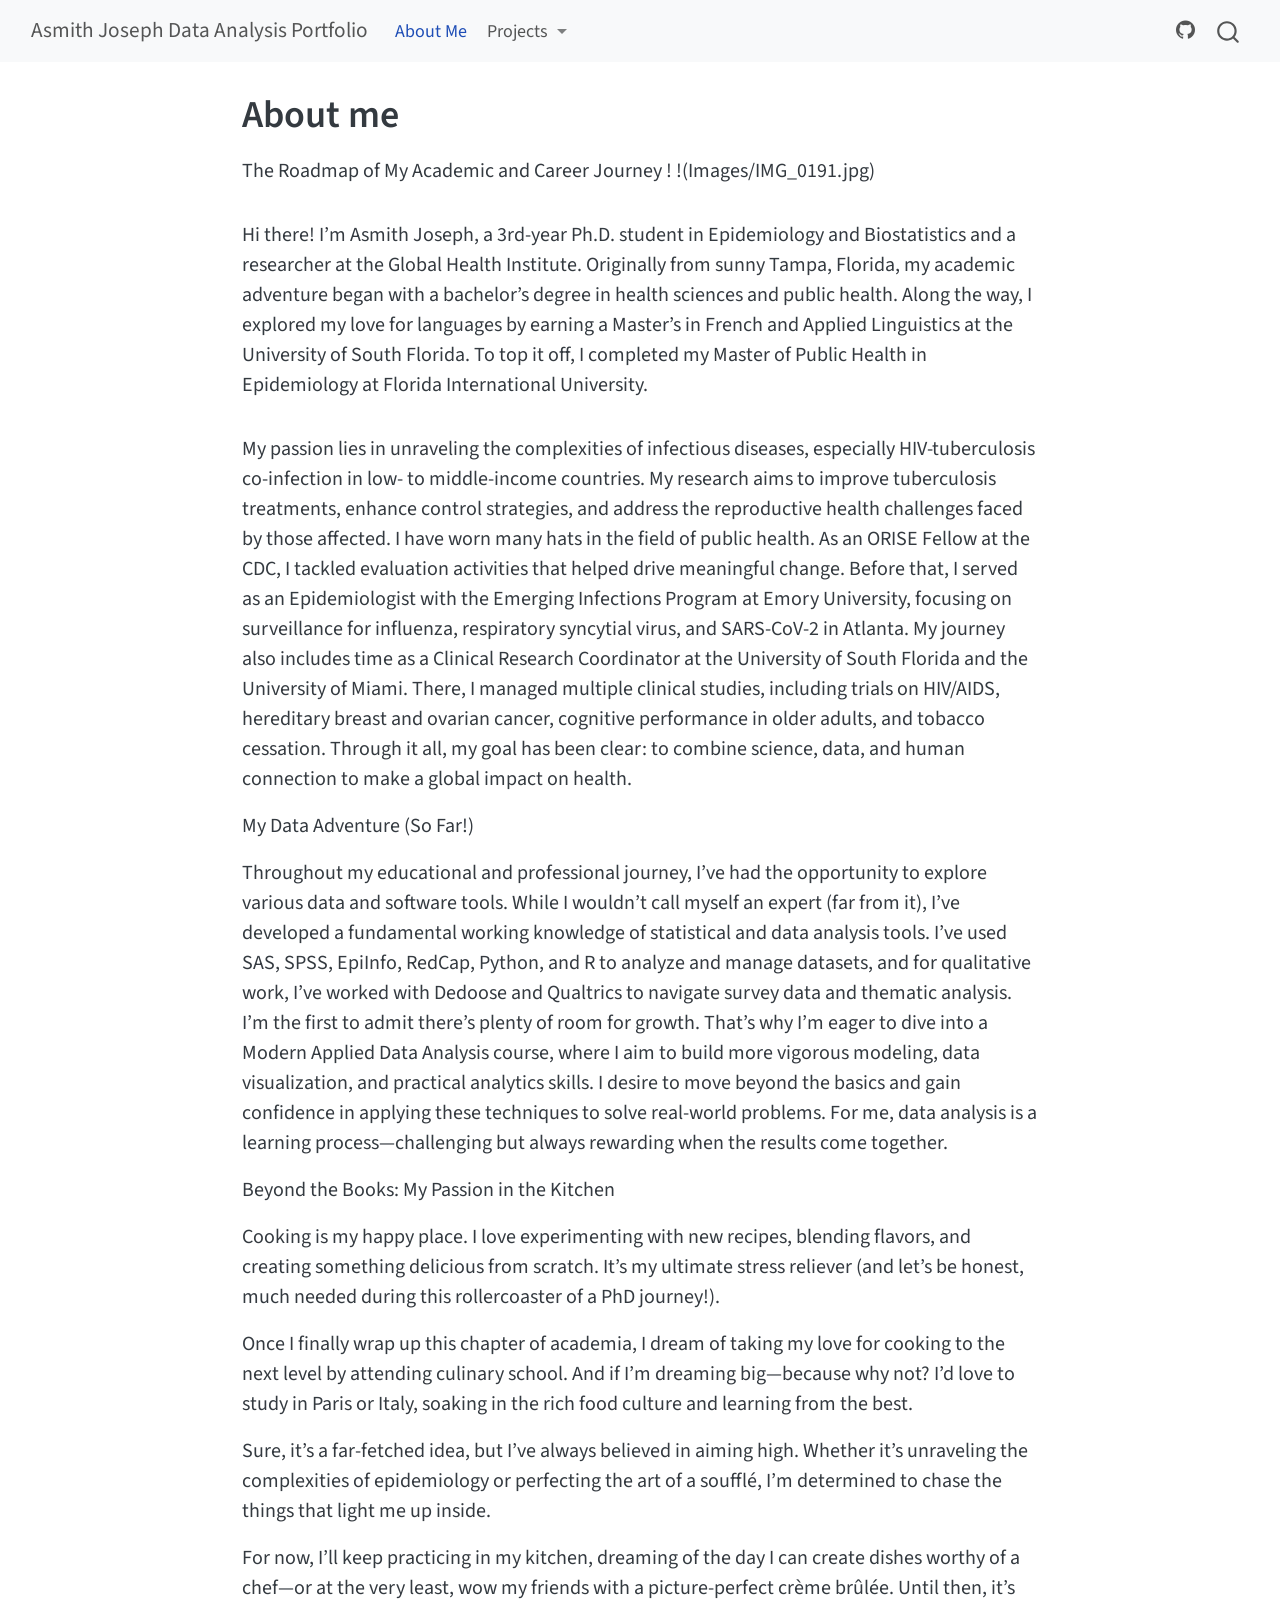
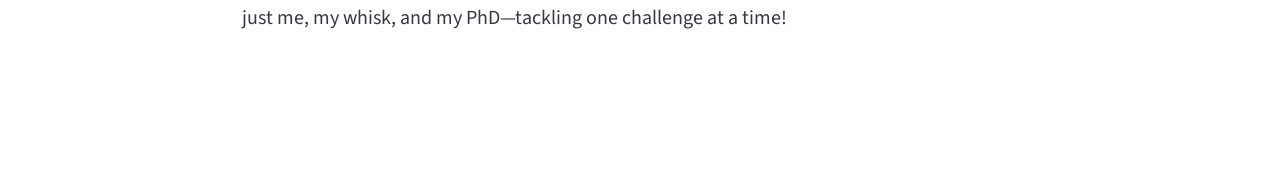
<file: docs/index.html>
<html xmlns="http://www.w3.org/1999/xhtml">    
  <head>      
    <title>Redirect to aboutme.html</title>      
    <meta http-equiv="refresh" content="0;URL='aboutme.html'" />    
  </head>    
  <body> 
  </body>  
</html>
</file>
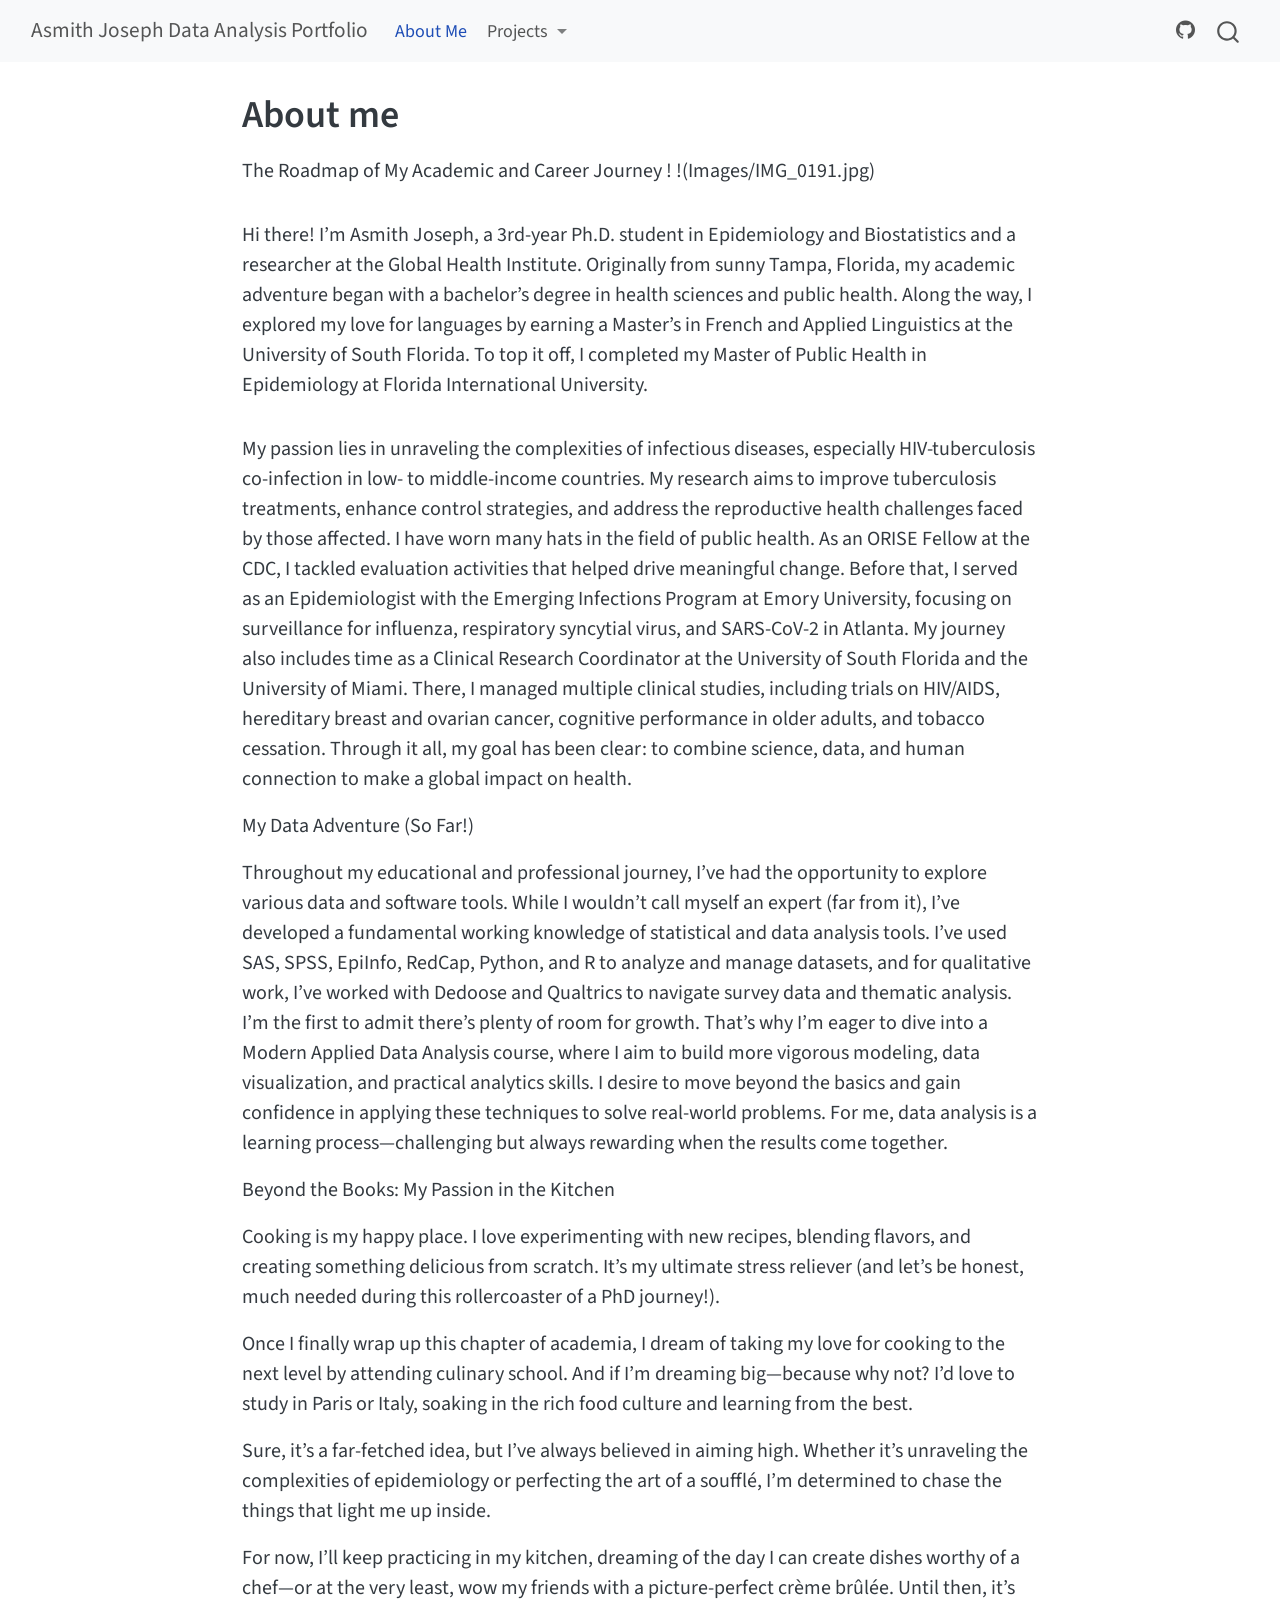
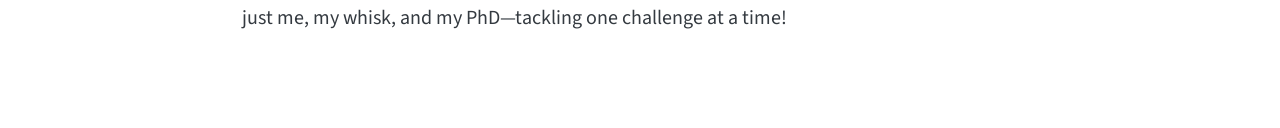
<file: docs/aboutme.html>
<!DOCTYPE html>
<html xmlns="http://www.w3.org/1999/xhtml" lang="en" xml:lang="en"><head>

<meta charset="utf-8">
<meta name="generator" content="quarto-1.5.57">

<meta name="viewport" content="width=device-width, initial-scale=1.0, user-scalable=yes">


<title>About me – Asmith Joseph Data Analysis Portfolio</title>
<style>
code{white-space: pre-wrap;}
span.smallcaps{font-variant: small-caps;}
div.columns{display: flex; gap: min(4vw, 1.5em);}
div.column{flex: auto; overflow-x: auto;}
div.hanging-indent{margin-left: 1.5em; text-indent: -1.5em;}
ul.task-list{list-style: none;}
ul.task-list li input[type="checkbox"] {
  width: 0.8em;
  margin: 0 0.8em 0.2em -1em; /* quarto-specific, see https://github.com/quarto-dev/quarto-cli/issues/4556 */ 
  vertical-align: middle;
}
</style>


<script src="site_libs/quarto-nav/quarto-nav.js"></script>
<script src="site_libs/quarto-nav/headroom.min.js"></script>
<script src="site_libs/clipboard/clipboard.min.js"></script>
<script src="site_libs/quarto-search/autocomplete.umd.js"></script>
<script src="site_libs/quarto-search/fuse.min.js"></script>
<script src="site_libs/quarto-search/quarto-search.js"></script>
<meta name="quarto:offset" content="./">
<script src="site_libs/quarto-html/quarto.js"></script>
<script src="site_libs/quarto-html/popper.min.js"></script>
<script src="site_libs/quarto-html/tippy.umd.min.js"></script>
<script src="site_libs/quarto-html/anchor.min.js"></script>
<link href="site_libs/quarto-html/tippy.css" rel="stylesheet">
<link href="site_libs/quarto-html/quarto-syntax-highlighting.css" rel="stylesheet" id="quarto-text-highlighting-styles">
<script src="site_libs/bootstrap/bootstrap.min.js"></script>
<link href="site_libs/bootstrap/bootstrap-icons.css" rel="stylesheet">
<link href="site_libs/bootstrap/bootstrap.min.css" rel="stylesheet" id="quarto-bootstrap" data-mode="light">
<script id="quarto-search-options" type="application/json">{
  "location": "navbar",
  "copy-button": false,
  "collapse-after": 3,
  "panel-placement": "end",
  "type": "overlay",
  "limit": 50,
  "keyboard-shortcut": [
    "f",
    "/",
    "s"
  ],
  "show-item-context": false,
  "language": {
    "search-no-results-text": "No results",
    "search-matching-documents-text": "matching documents",
    "search-copy-link-title": "Copy link to search",
    "search-hide-matches-text": "Hide additional matches",
    "search-more-match-text": "more match in this document",
    "search-more-matches-text": "more matches in this document",
    "search-clear-button-title": "Clear",
    "search-text-placeholder": "",
    "search-detached-cancel-button-title": "Cancel",
    "search-submit-button-title": "Submit",
    "search-label": "Search"
  }
}</script>


<link rel="stylesheet" href="styles.css">
</head>

<body class="nav-fixed fullcontent">

<div id="quarto-search-results"></div>
  <header id="quarto-header" class="headroom fixed-top">
    <nav class="navbar navbar-expand-lg " data-bs-theme="dark">
      <div class="navbar-container container-fluid">
      <div class="navbar-brand-container mx-auto">
    <a class="navbar-brand" href="./index.html">
    <span class="navbar-title">Asmith Joseph Data Analysis Portfolio</span>
    </a>
  </div>
            <div id="quarto-search" class="" title="Search"></div>
          <button class="navbar-toggler" type="button" data-bs-toggle="collapse" data-bs-target="#navbarCollapse" aria-controls="navbarCollapse" role="menu" aria-expanded="false" aria-label="Toggle navigation" onclick="if (window.quartoToggleHeadroom) { window.quartoToggleHeadroom(); }">
  <span class="navbar-toggler-icon"></span>
</button>
          <div class="collapse navbar-collapse" id="navbarCollapse">
            <ul class="navbar-nav navbar-nav-scroll me-auto">
  <li class="nav-item">
    <a class="nav-link active" href="./aboutme.html" aria-current="page"> 
<span class="menu-text">About Me</span></a>
  </li>  
  <li class="nav-item dropdown ">
    <a class="nav-link dropdown-toggle" href="#" id="nav-menu-projects" role="link" data-bs-toggle="dropdown" aria-expanded="false">
 <span class="menu-text">Projects</span>
    </a>
    <ul class="dropdown-menu" aria-labelledby="nav-menu-projects">    
        <li>
    <a class="dropdown-item" href="./starter-analysis-exercise/products/report/starter-analysis-report.html">
 <span class="dropdown-text">Starter Analysis Exercise</span></a>
  </li>  
        <li>
    <a class="dropdown-item" href="./coding-exercise/coding-exercise.html">
 <span class="dropdown-text">R Coding Exercise</span></a>
  </li>  
    </ul>
  </li>
</ul>
            <ul class="navbar-nav navbar-nav-scroll ms-auto">
  <li class="nav-item compact">
    <a class="nav-link" href="https://github.com/Asmithj/AsmithJoseph-MADA-portfolio"> <i class="bi bi-github" role="img">
</i> 
<span class="menu-text"></span></a>
  </li>  
</ul>
          </div> <!-- /navcollapse -->
            <div class="quarto-navbar-tools">
</div>
      </div> <!-- /container-fluid -->
    </nav>
</header>
<!-- content -->
<div id="quarto-content" class="quarto-container page-columns page-rows-contents page-layout-article page-navbar">
<!-- sidebar -->
<!-- margin-sidebar -->
    
<!-- main -->
<main class="content" id="quarto-document-content">

<header id="title-block-header" class="quarto-title-block default">
<div class="quarto-title">
<h1 class="title">About me</h1>
</div>



<div class="quarto-title-meta">

    
  
    
  </div>
  


</header>


<p>The Roadmap of My Academic and Career Journey ! !(Images/IMG_0191.jpg)</p>
<section id="section" class="level1">
<h1></h1>
<p>Hi there! I’m Asmith Joseph, a 3rd-year Ph.D.&nbsp;student in Epidemiology and Biostatistics and a researcher at the Global Health Institute. Originally from sunny Tampa, Florida, my academic adventure began with a bachelor’s degree in health sciences and public health. Along the way, I explored my love for languages by earning a Master’s in French and Applied Linguistics at the University of South Florida. To top it off, I completed my Master of Public Health in Epidemiology at Florida International University.</p>
</section>
<section id="section-1" class="level1">
<h1></h1>
<p>My passion lies in unraveling the complexities of infectious diseases, especially HIV-tuberculosis co-infection in low- to middle-income countries. My research aims to improve tuberculosis treatments, enhance control strategies, and address the reproductive health challenges faced by those affected. I have worn many hats in the field of public health. As an ORISE Fellow at the CDC, I tackled evaluation activities that helped drive meaningful change. Before that, I served as an Epidemiologist with the Emerging Infections Program at Emory University, focusing on surveillance for influenza, respiratory syncytial virus, and SARS-CoV-2 in Atlanta. My journey also includes time as a Clinical Research Coordinator at the University of South Florida and the University of Miami. There, I managed multiple clinical studies, including trials on HIV/AIDS, hereditary breast and ovarian cancer, cognitive performance in older adults, and tobacco cessation. Through it all, my goal has been clear: to combine science, data, and human connection to make a global impact on health.</p>
<p>My Data Adventure (So Far!)</p>
<p>Throughout my educational and professional journey, I’ve had the opportunity to explore various data and software tools. While I wouldn’t call myself an expert (far from it), I’ve developed a fundamental working knowledge of statistical and data analysis tools. I’ve used SAS, SPSS, EpiInfo, RedCap, Python, and R to analyze and manage datasets, and for qualitative work, I’ve worked with Dedoose and Qualtrics to navigate survey data and thematic analysis. I’m the first to admit there’s plenty of room for growth. That’s why I’m eager to dive into a Modern Applied Data Analysis course, where I aim to build more vigorous modeling, data visualization, and practical analytics skills. I desire to move beyond the basics and gain confidence in applying these techniques to solve real-world problems. For me, data analysis is a learning process—challenging but always rewarding when the results come together.</p>
<p>Beyond the Books: My Passion in the Kitchen</p>
<p>Cooking is my happy place. I love experimenting with new recipes, blending flavors, and creating something delicious from scratch. It’s my ultimate stress reliever (and let’s be honest, much needed during this rollercoaster of a PhD journey!).</p>
<p>Once I finally wrap up this chapter of academia, I dream of taking my love for cooking to the next level by attending culinary school. And if I’m dreaming big—because why not? I’d love to study in Paris or Italy, soaking in the rich food culture and learning from the best.</p>
<p>Sure, it’s a far-fetched idea, but I’ve always believed in aiming high. Whether it’s unraveling the complexities of epidemiology or perfecting the art of a soufflé, I’m determined to chase the things that light me up inside.</p>
<p>For now, I’ll keep practicing in my kitchen, dreaming of the day I can create dishes worthy of a chef—or at the very least, wow my friends with a picture-perfect crème brûlée. Until then, it’s just me, my whisk, and my PhD—tackling one challenge at a time!</p>


</section>

</main> <!-- /main -->
<script id="quarto-html-after-body" type="application/javascript">
window.document.addEventListener("DOMContentLoaded", function (event) {
  const toggleBodyColorMode = (bsSheetEl) => {
    const mode = bsSheetEl.getAttribute("data-mode");
    const bodyEl = window.document.querySelector("body");
    if (mode === "dark") {
      bodyEl.classList.add("quarto-dark");
      bodyEl.classList.remove("quarto-light");
    } else {
      bodyEl.classList.add("quarto-light");
      bodyEl.classList.remove("quarto-dark");
    }
  }
  const toggleBodyColorPrimary = () => {
    const bsSheetEl = window.document.querySelector("link#quarto-bootstrap");
    if (bsSheetEl) {
      toggleBodyColorMode(bsSheetEl);
    }
  }
  toggleBodyColorPrimary();  
  const icon = "";
  const anchorJS = new window.AnchorJS();
  anchorJS.options = {
    placement: 'right',
    icon: icon
  };
  anchorJS.add('.anchored');
  const isCodeAnnotation = (el) => {
    for (const clz of el.classList) {
      if (clz.startsWith('code-annotation-')) {                     
        return true;
      }
    }
    return false;
  }
  const onCopySuccess = function(e) {
    // button target
    const button = e.trigger;
    // don't keep focus
    button.blur();
    // flash "checked"
    button.classList.add('code-copy-button-checked');
    var currentTitle = button.getAttribute("title");
    button.setAttribute("title", "Copied!");
    let tooltip;
    if (window.bootstrap) {
      button.setAttribute("data-bs-toggle", "tooltip");
      button.setAttribute("data-bs-placement", "left");
      button.setAttribute("data-bs-title", "Copied!");
      tooltip = new bootstrap.Tooltip(button, 
        { trigger: "manual", 
          customClass: "code-copy-button-tooltip",
          offset: [0, -8]});
      tooltip.show();    
    }
    setTimeout(function() {
      if (tooltip) {
        tooltip.hide();
        button.removeAttribute("data-bs-title");
        button.removeAttribute("data-bs-toggle");
        button.removeAttribute("data-bs-placement");
      }
      button.setAttribute("title", currentTitle);
      button.classList.remove('code-copy-button-checked');
    }, 1000);
    // clear code selection
    e.clearSelection();
  }
  const getTextToCopy = function(trigger) {
      const codeEl = trigger.previousElementSibling.cloneNode(true);
      for (const childEl of codeEl.children) {
        if (isCodeAnnotation(childEl)) {
          childEl.remove();
        }
      }
      return codeEl.innerText;
  }
  const clipboard = new window.ClipboardJS('.code-copy-button:not([data-in-quarto-modal])', {
    text: getTextToCopy
  });
  clipboard.on('success', onCopySuccess);
  if (window.document.getElementById('quarto-embedded-source-code-modal')) {
    // For code content inside modals, clipBoardJS needs to be initialized with a container option
    // TODO: Check when it could be a function (https://github.com/zenorocha/clipboard.js/issues/860)
    const clipboardModal = new window.ClipboardJS('.code-copy-button[data-in-quarto-modal]', {
      text: getTextToCopy,
      container: window.document.getElementById('quarto-embedded-source-code-modal')
    });
    clipboardModal.on('success', onCopySuccess);
  }
    var localhostRegex = new RegExp(/^(?:http|https):\/\/localhost\:?[0-9]*\//);
    var mailtoRegex = new RegExp(/^mailto:/);
      var filterRegex = new RegExp('/' + window.location.host + '/');
    var isInternal = (href) => {
        return filterRegex.test(href) || localhostRegex.test(href) || mailtoRegex.test(href);
    }
    // Inspect non-navigation links and adorn them if external
 	var links = window.document.querySelectorAll('a[href]:not(.nav-link):not(.navbar-brand):not(.toc-action):not(.sidebar-link):not(.sidebar-item-toggle):not(.pagination-link):not(.no-external):not([aria-hidden]):not(.dropdown-item):not(.quarto-navigation-tool):not(.about-link)');
    for (var i=0; i<links.length; i++) {
      const link = links[i];
      if (!isInternal(link.href)) {
        // undo the damage that might have been done by quarto-nav.js in the case of
        // links that we want to consider external
        if (link.dataset.originalHref !== undefined) {
          link.href = link.dataset.originalHref;
        }
      }
    }
  function tippyHover(el, contentFn, onTriggerFn, onUntriggerFn) {
    const config = {
      allowHTML: true,
      maxWidth: 500,
      delay: 100,
      arrow: false,
      appendTo: function(el) {
          return el.parentElement;
      },
      interactive: true,
      interactiveBorder: 10,
      theme: 'quarto',
      placement: 'bottom-start',
    };
    if (contentFn) {
      config.content = contentFn;
    }
    if (onTriggerFn) {
      config.onTrigger = onTriggerFn;
    }
    if (onUntriggerFn) {
      config.onUntrigger = onUntriggerFn;
    }
    window.tippy(el, config); 
  }
  const noterefs = window.document.querySelectorAll('a[role="doc-noteref"]');
  for (var i=0; i<noterefs.length; i++) {
    const ref = noterefs[i];
    tippyHover(ref, function() {
      // use id or data attribute instead here
      let href = ref.getAttribute('data-footnote-href') || ref.getAttribute('href');
      try { href = new URL(href).hash; } catch {}
      const id = href.replace(/^#\/?/, "");
      const note = window.document.getElementById(id);
      if (note) {
        return note.innerHTML;
      } else {
        return "";
      }
    });
  }
  const xrefs = window.document.querySelectorAll('a.quarto-xref');
  const processXRef = (id, note) => {
    // Strip column container classes
    const stripColumnClz = (el) => {
      el.classList.remove("page-full", "page-columns");
      if (el.children) {
        for (const child of el.children) {
          stripColumnClz(child);
        }
      }
    }
    stripColumnClz(note)
    if (id === null || id.startsWith('sec-')) {
      // Special case sections, only their first couple elements
      const container = document.createElement("div");
      if (note.children && note.children.length > 2) {
        container.appendChild(note.children[0].cloneNode(true));
        for (let i = 1; i < note.children.length; i++) {
          const child = note.children[i];
          if (child.tagName === "P" && child.innerText === "") {
            continue;
          } else {
            container.appendChild(child.cloneNode(true));
            break;
          }
        }
        if (window.Quarto?.typesetMath) {
          window.Quarto.typesetMath(container);
        }
        return container.innerHTML
      } else {
        if (window.Quarto?.typesetMath) {
          window.Quarto.typesetMath(note);
        }
        return note.innerHTML;
      }
    } else {
      // Remove any anchor links if they are present
      const anchorLink = note.querySelector('a.anchorjs-link');
      if (anchorLink) {
        anchorLink.remove();
      }
      if (window.Quarto?.typesetMath) {
        window.Quarto.typesetMath(note);
      }
      // TODO in 1.5, we should make sure this works without a callout special case
      if (note.classList.contains("callout")) {
        return note.outerHTML;
      } else {
        return note.innerHTML;
      }
    }
  }
  for (var i=0; i<xrefs.length; i++) {
    const xref = xrefs[i];
    tippyHover(xref, undefined, function(instance) {
      instance.disable();
      let url = xref.getAttribute('href');
      let hash = undefined; 
      if (url.startsWith('#')) {
        hash = url;
      } else {
        try { hash = new URL(url).hash; } catch {}
      }
      if (hash) {
        const id = hash.replace(/^#\/?/, "");
        const note = window.document.getElementById(id);
        if (note !== null) {
          try {
            const html = processXRef(id, note.cloneNode(true));
            instance.setContent(html);
          } finally {
            instance.enable();
            instance.show();
          }
        } else {
          // See if we can fetch this
          fetch(url.split('#')[0])
          .then(res => res.text())
          .then(html => {
            const parser = new DOMParser();
            const htmlDoc = parser.parseFromString(html, "text/html");
            const note = htmlDoc.getElementById(id);
            if (note !== null) {
              const html = processXRef(id, note);
              instance.setContent(html);
            } 
          }).finally(() => {
            instance.enable();
            instance.show();
          });
        }
      } else {
        // See if we can fetch a full url (with no hash to target)
        // This is a special case and we should probably do some content thinning / targeting
        fetch(url)
        .then(res => res.text())
        .then(html => {
          const parser = new DOMParser();
          const htmlDoc = parser.parseFromString(html, "text/html");
          const note = htmlDoc.querySelector('main.content');
          if (note !== null) {
            // This should only happen for chapter cross references
            // (since there is no id in the URL)
            // remove the first header
            if (note.children.length > 0 && note.children[0].tagName === "HEADER") {
              note.children[0].remove();
            }
            const html = processXRef(null, note);
            instance.setContent(html);
          } 
        }).finally(() => {
          instance.enable();
          instance.show();
        });
      }
    }, function(instance) {
    });
  }
      let selectedAnnoteEl;
      const selectorForAnnotation = ( cell, annotation) => {
        let cellAttr = 'data-code-cell="' + cell + '"';
        let lineAttr = 'data-code-annotation="' +  annotation + '"';
        const selector = 'span[' + cellAttr + '][' + lineAttr + ']';
        return selector;
      }
      const selectCodeLines = (annoteEl) => {
        const doc = window.document;
        const targetCell = annoteEl.getAttribute("data-target-cell");
        const targetAnnotation = annoteEl.getAttribute("data-target-annotation");
        const annoteSpan = window.document.querySelector(selectorForAnnotation(targetCell, targetAnnotation));
        const lines = annoteSpan.getAttribute("data-code-lines").split(",");
        const lineIds = lines.map((line) => {
          return targetCell + "-" + line;
        })
        let top = null;
        let height = null;
        let parent = null;
        if (lineIds.length > 0) {
            //compute the position of the single el (top and bottom and make a div)
            const el = window.document.getElementById(lineIds[0]);
            top = el.offsetTop;
            height = el.offsetHeight;
            parent = el.parentElement.parentElement;
          if (lineIds.length > 1) {
            const lastEl = window.document.getElementById(lineIds[lineIds.length - 1]);
            const bottom = lastEl.offsetTop + lastEl.offsetHeight;
            height = bottom - top;
          }
          if (top !== null && height !== null && parent !== null) {
            // cook up a div (if necessary) and position it 
            let div = window.document.getElementById("code-annotation-line-highlight");
            if (div === null) {
              div = window.document.createElement("div");
              div.setAttribute("id", "code-annotation-line-highlight");
              div.style.position = 'absolute';
              parent.appendChild(div);
            }
            div.style.top = top - 2 + "px";
            div.style.height = height + 4 + "px";
            div.style.left = 0;
            let gutterDiv = window.document.getElementById("code-annotation-line-highlight-gutter");
            if (gutterDiv === null) {
              gutterDiv = window.document.createElement("div");
              gutterDiv.setAttribute("id", "code-annotation-line-highlight-gutter");
              gutterDiv.style.position = 'absolute';
              const codeCell = window.document.getElementById(targetCell);
              const gutter = codeCell.querySelector('.code-annotation-gutter');
              gutter.appendChild(gutterDiv);
            }
            gutterDiv.style.top = top - 2 + "px";
            gutterDiv.style.height = height + 4 + "px";
          }
          selectedAnnoteEl = annoteEl;
        }
      };
      const unselectCodeLines = () => {
        const elementsIds = ["code-annotation-line-highlight", "code-annotation-line-highlight-gutter"];
        elementsIds.forEach((elId) => {
          const div = window.document.getElementById(elId);
          if (div) {
            div.remove();
          }
        });
        selectedAnnoteEl = undefined;
      };
        // Handle positioning of the toggle
    window.addEventListener(
      "resize",
      throttle(() => {
        elRect = undefined;
        if (selectedAnnoteEl) {
          selectCodeLines(selectedAnnoteEl);
        }
      }, 10)
    );
    function throttle(fn, ms) {
    let throttle = false;
    let timer;
      return (...args) => {
        if(!throttle) { // first call gets through
            fn.apply(this, args);
            throttle = true;
        } else { // all the others get throttled
            if(timer) clearTimeout(timer); // cancel #2
            timer = setTimeout(() => {
              fn.apply(this, args);
              timer = throttle = false;
            }, ms);
        }
      };
    }
      // Attach click handler to the DT
      const annoteDls = window.document.querySelectorAll('dt[data-target-cell]');
      for (const annoteDlNode of annoteDls) {
        annoteDlNode.addEventListener('click', (event) => {
          const clickedEl = event.target;
          if (clickedEl !== selectedAnnoteEl) {
            unselectCodeLines();
            const activeEl = window.document.querySelector('dt[data-target-cell].code-annotation-active');
            if (activeEl) {
              activeEl.classList.remove('code-annotation-active');
            }
            selectCodeLines(clickedEl);
            clickedEl.classList.add('code-annotation-active');
          } else {
            // Unselect the line
            unselectCodeLines();
            clickedEl.classList.remove('code-annotation-active');
          }
        });
      }
  const findCites = (el) => {
    const parentEl = el.parentElement;
    if (parentEl) {
      const cites = parentEl.dataset.cites;
      if (cites) {
        return {
          el,
          cites: cites.split(' ')
        };
      } else {
        return findCites(el.parentElement)
      }
    } else {
      return undefined;
    }
  };
  var bibliorefs = window.document.querySelectorAll('a[role="doc-biblioref"]');
  for (var i=0; i<bibliorefs.length; i++) {
    const ref = bibliorefs[i];
    const citeInfo = findCites(ref);
    if (citeInfo) {
      tippyHover(citeInfo.el, function() {
        var popup = window.document.createElement('div');
        citeInfo.cites.forEach(function(cite) {
          var citeDiv = window.document.createElement('div');
          citeDiv.classList.add('hanging-indent');
          citeDiv.classList.add('csl-entry');
          var biblioDiv = window.document.getElementById('ref-' + cite);
          if (biblioDiv) {
            citeDiv.innerHTML = biblioDiv.innerHTML;
          }
          popup.appendChild(citeDiv);
        });
        return popup.innerHTML;
      });
    }
  }
});
</script>
</div> <!-- /content -->




</body></html>
</file>
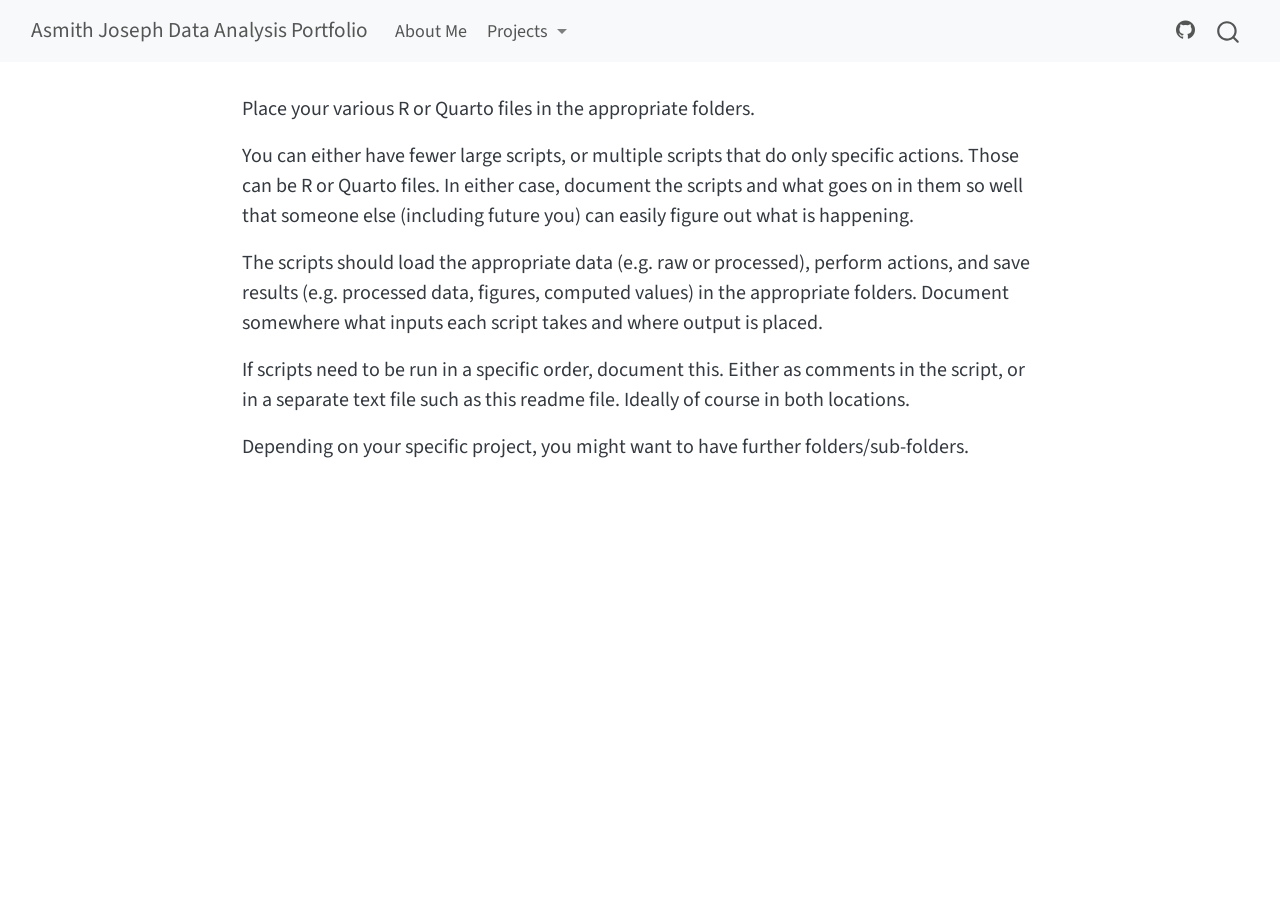
<file: docs/starter-analysis-exercise/code/readme.html>
<!DOCTYPE html>
<html xmlns="http://www.w3.org/1999/xhtml" lang="en" xml:lang="en"><head>

<meta charset="utf-8">
<meta name="generator" content="quarto-1.5.57">

<meta name="viewport" content="width=device-width, initial-scale=1.0, user-scalable=yes">


<title>readme – Asmith Joseph Data Analysis Portfolio</title>
<style>
code{white-space: pre-wrap;}
span.smallcaps{font-variant: small-caps;}
div.columns{display: flex; gap: min(4vw, 1.5em);}
div.column{flex: auto; overflow-x: auto;}
div.hanging-indent{margin-left: 1.5em; text-indent: -1.5em;}
ul.task-list{list-style: none;}
ul.task-list li input[type="checkbox"] {
  width: 0.8em;
  margin: 0 0.8em 0.2em -1em; /* quarto-specific, see https://github.com/quarto-dev/quarto-cli/issues/4556 */ 
  vertical-align: middle;
}
</style>


<script src="../../site_libs/quarto-nav/quarto-nav.js"></script>
<script src="../../site_libs/quarto-nav/headroom.min.js"></script>
<script src="../../site_libs/clipboard/clipboard.min.js"></script>
<script src="../../site_libs/quarto-search/autocomplete.umd.js"></script>
<script src="../../site_libs/quarto-search/fuse.min.js"></script>
<script src="../../site_libs/quarto-search/quarto-search.js"></script>
<meta name="quarto:offset" content="../../">
<script src="../../site_libs/quarto-html/quarto.js"></script>
<script src="../../site_libs/quarto-html/popper.min.js"></script>
<script src="../../site_libs/quarto-html/tippy.umd.min.js"></script>
<script src="../../site_libs/quarto-html/anchor.min.js"></script>
<link href="../../site_libs/quarto-html/tippy.css" rel="stylesheet">
<link href="../../site_libs/quarto-html/quarto-syntax-highlighting.css" rel="stylesheet" id="quarto-text-highlighting-styles">
<script src="../../site_libs/bootstrap/bootstrap.min.js"></script>
<link href="../../site_libs/bootstrap/bootstrap-icons.css" rel="stylesheet">
<link href="../../site_libs/bootstrap/bootstrap.min.css" rel="stylesheet" id="quarto-bootstrap" data-mode="light">
<script id="quarto-search-options" type="application/json">{
  "location": "navbar",
  "copy-button": false,
  "collapse-after": 3,
  "panel-placement": "end",
  "type": "overlay",
  "limit": 50,
  "keyboard-shortcut": [
    "f",
    "/",
    "s"
  ],
  "show-item-context": false,
  "language": {
    "search-no-results-text": "No results",
    "search-matching-documents-text": "matching documents",
    "search-copy-link-title": "Copy link to search",
    "search-hide-matches-text": "Hide additional matches",
    "search-more-match-text": "more match in this document",
    "search-more-matches-text": "more matches in this document",
    "search-clear-button-title": "Clear",
    "search-text-placeholder": "",
    "search-detached-cancel-button-title": "Cancel",
    "search-submit-button-title": "Submit",
    "search-label": "Search"
  }
}</script>


<link rel="stylesheet" href="../../styles.css">
</head>

<body class="nav-fixed fullcontent">

<div id="quarto-search-results"></div>
  <header id="quarto-header" class="headroom fixed-top">
    <nav class="navbar navbar-expand-lg " data-bs-theme="dark">
      <div class="navbar-container container-fluid">
      <div class="navbar-brand-container mx-auto">
    <a class="navbar-brand" href="../../index.html">
    <span class="navbar-title">Asmith Joseph Data Analysis Portfolio</span>
    </a>
  </div>
            <div id="quarto-search" class="" title="Search"></div>
          <button class="navbar-toggler" type="button" data-bs-toggle="collapse" data-bs-target="#navbarCollapse" aria-controls="navbarCollapse" role="menu" aria-expanded="false" aria-label="Toggle navigation" onclick="if (window.quartoToggleHeadroom) { window.quartoToggleHeadroom(); }">
  <span class="navbar-toggler-icon"></span>
</button>
          <div class="collapse navbar-collapse" id="navbarCollapse">
            <ul class="navbar-nav navbar-nav-scroll me-auto">
  <li class="nav-item">
    <a class="nav-link" href="../../aboutme.html"> 
<span class="menu-text">About Me</span></a>
  </li>  
  <li class="nav-item dropdown ">
    <a class="nav-link dropdown-toggle" href="#" id="nav-menu-projects" role="link" data-bs-toggle="dropdown" aria-expanded="false">
 <span class="menu-text">Projects</span>
    </a>
    <ul class="dropdown-menu" aria-labelledby="nav-menu-projects">    
        <li>
    <a class="dropdown-item" href="../../starter-analysis-exercise/products/report/starter-analysis-report.html">
 <span class="dropdown-text">Starter Analysis Exercise</span></a>
  </li>  
        <li>
    <a class="dropdown-item" href="../../coding-exercise/coding-exercise.html">
 <span class="dropdown-text">R Coding Exercise</span></a>
  </li>  
    </ul>
  </li>
</ul>
            <ul class="navbar-nav navbar-nav-scroll ms-auto">
  <li class="nav-item compact">
    <a class="nav-link" href="https://github.com/Asmithj/AsmithJoseph-MADA-portfolio"> <i class="bi bi-github" role="img">
</i> 
<span class="menu-text"></span></a>
  </li>  
</ul>
          </div> <!-- /navcollapse -->
            <div class="quarto-navbar-tools">
</div>
      </div> <!-- /container-fluid -->
    </nav>
</header>
<!-- content -->
<div id="quarto-content" class="quarto-container page-columns page-rows-contents page-layout-article page-navbar">
<!-- sidebar -->
<!-- margin-sidebar -->
    
<!-- main -->
<main class="content" id="quarto-document-content">




<p>Place your various R or Quarto files in the appropriate folders.</p>
<p>You can either have fewer large scripts, or multiple scripts that do only specific actions. Those can be R or Quarto files. In either case, document the scripts and what goes on in them so well that someone else (including future you) can easily figure out what is happening.</p>
<p>The scripts should load the appropriate data (e.g.&nbsp;raw or processed), perform actions, and save results (e.g.&nbsp;processed data, figures, computed values) in the appropriate folders. Document somewhere what inputs each script takes and where output is placed.</p>
<p>If scripts need to be run in a specific order, document this. Either as comments in the script, or in a separate text file such as this readme file. Ideally of course in both locations.</p>
<p>Depending on your specific project, you might want to have further folders/sub-folders.</p>



</main> <!-- /main -->
<script id="quarto-html-after-body" type="application/javascript">
window.document.addEventListener("DOMContentLoaded", function (event) {
  const toggleBodyColorMode = (bsSheetEl) => {
    const mode = bsSheetEl.getAttribute("data-mode");
    const bodyEl = window.document.querySelector("body");
    if (mode === "dark") {
      bodyEl.classList.add("quarto-dark");
      bodyEl.classList.remove("quarto-light");
    } else {
      bodyEl.classList.add("quarto-light");
      bodyEl.classList.remove("quarto-dark");
    }
  }
  const toggleBodyColorPrimary = () => {
    const bsSheetEl = window.document.querySelector("link#quarto-bootstrap");
    if (bsSheetEl) {
      toggleBodyColorMode(bsSheetEl);
    }
  }
  toggleBodyColorPrimary();  
  const icon = "";
  const anchorJS = new window.AnchorJS();
  anchorJS.options = {
    placement: 'right',
    icon: icon
  };
  anchorJS.add('.anchored');
  const isCodeAnnotation = (el) => {
    for (const clz of el.classList) {
      if (clz.startsWith('code-annotation-')) {                     
        return true;
      }
    }
    return false;
  }
  const onCopySuccess = function(e) {
    // button target
    const button = e.trigger;
    // don't keep focus
    button.blur();
    // flash "checked"
    button.classList.add('code-copy-button-checked');
    var currentTitle = button.getAttribute("title");
    button.setAttribute("title", "Copied!");
    let tooltip;
    if (window.bootstrap) {
      button.setAttribute("data-bs-toggle", "tooltip");
      button.setAttribute("data-bs-placement", "left");
      button.setAttribute("data-bs-title", "Copied!");
      tooltip = new bootstrap.Tooltip(button, 
        { trigger: "manual", 
          customClass: "code-copy-button-tooltip",
          offset: [0, -8]});
      tooltip.show();    
    }
    setTimeout(function() {
      if (tooltip) {
        tooltip.hide();
        button.removeAttribute("data-bs-title");
        button.removeAttribute("data-bs-toggle");
        button.removeAttribute("data-bs-placement");
      }
      button.setAttribute("title", currentTitle);
      button.classList.remove('code-copy-button-checked');
    }, 1000);
    // clear code selection
    e.clearSelection();
  }
  const getTextToCopy = function(trigger) {
      const codeEl = trigger.previousElementSibling.cloneNode(true);
      for (const childEl of codeEl.children) {
        if (isCodeAnnotation(childEl)) {
          childEl.remove();
        }
      }
      return codeEl.innerText;
  }
  const clipboard = new window.ClipboardJS('.code-copy-button:not([data-in-quarto-modal])', {
    text: getTextToCopy
  });
  clipboard.on('success', onCopySuccess);
  if (window.document.getElementById('quarto-embedded-source-code-modal')) {
    // For code content inside modals, clipBoardJS needs to be initialized with a container option
    // TODO: Check when it could be a function (https://github.com/zenorocha/clipboard.js/issues/860)
    const clipboardModal = new window.ClipboardJS('.code-copy-button[data-in-quarto-modal]', {
      text: getTextToCopy,
      container: window.document.getElementById('quarto-embedded-source-code-modal')
    });
    clipboardModal.on('success', onCopySuccess);
  }
    var localhostRegex = new RegExp(/^(?:http|https):\/\/localhost\:?[0-9]*\//);
    var mailtoRegex = new RegExp(/^mailto:/);
      var filterRegex = new RegExp('/' + window.location.host + '/');
    var isInternal = (href) => {
        return filterRegex.test(href) || localhostRegex.test(href) || mailtoRegex.test(href);
    }
    // Inspect non-navigation links and adorn them if external
 	var links = window.document.querySelectorAll('a[href]:not(.nav-link):not(.navbar-brand):not(.toc-action):not(.sidebar-link):not(.sidebar-item-toggle):not(.pagination-link):not(.no-external):not([aria-hidden]):not(.dropdown-item):not(.quarto-navigation-tool):not(.about-link)');
    for (var i=0; i<links.length; i++) {
      const link = links[i];
      if (!isInternal(link.href)) {
        // undo the damage that might have been done by quarto-nav.js in the case of
        // links that we want to consider external
        if (link.dataset.originalHref !== undefined) {
          link.href = link.dataset.originalHref;
        }
      }
    }
  function tippyHover(el, contentFn, onTriggerFn, onUntriggerFn) {
    const config = {
      allowHTML: true,
      maxWidth: 500,
      delay: 100,
      arrow: false,
      appendTo: function(el) {
          return el.parentElement;
      },
      interactive: true,
      interactiveBorder: 10,
      theme: 'quarto',
      placement: 'bottom-start',
    };
    if (contentFn) {
      config.content = contentFn;
    }
    if (onTriggerFn) {
      config.onTrigger = onTriggerFn;
    }
    if (onUntriggerFn) {
      config.onUntrigger = onUntriggerFn;
    }
    window.tippy(el, config); 
  }
  const noterefs = window.document.querySelectorAll('a[role="doc-noteref"]');
  for (var i=0; i<noterefs.length; i++) {
    const ref = noterefs[i];
    tippyHover(ref, function() {
      // use id or data attribute instead here
      let href = ref.getAttribute('data-footnote-href') || ref.getAttribute('href');
      try { href = new URL(href).hash; } catch {}
      const id = href.replace(/^#\/?/, "");
      const note = window.document.getElementById(id);
      if (note) {
        return note.innerHTML;
      } else {
        return "";
      }
    });
  }
  const xrefs = window.document.querySelectorAll('a.quarto-xref');
  const processXRef = (id, note) => {
    // Strip column container classes
    const stripColumnClz = (el) => {
      el.classList.remove("page-full", "page-columns");
      if (el.children) {
        for (const child of el.children) {
          stripColumnClz(child);
        }
      }
    }
    stripColumnClz(note)
    if (id === null || id.startsWith('sec-')) {
      // Special case sections, only their first couple elements
      const container = document.createElement("div");
      if (note.children && note.children.length > 2) {
        container.appendChild(note.children[0].cloneNode(true));
        for (let i = 1; i < note.children.length; i++) {
          const child = note.children[i];
          if (child.tagName === "P" && child.innerText === "") {
            continue;
          } else {
            container.appendChild(child.cloneNode(true));
            break;
          }
        }
        if (window.Quarto?.typesetMath) {
          window.Quarto.typesetMath(container);
        }
        return container.innerHTML
      } else {
        if (window.Quarto?.typesetMath) {
          window.Quarto.typesetMath(note);
        }
        return note.innerHTML;
      }
    } else {
      // Remove any anchor links if they are present
      const anchorLink = note.querySelector('a.anchorjs-link');
      if (anchorLink) {
        anchorLink.remove();
      }
      if (window.Quarto?.typesetMath) {
        window.Quarto.typesetMath(note);
      }
      // TODO in 1.5, we should make sure this works without a callout special case
      if (note.classList.contains("callout")) {
        return note.outerHTML;
      } else {
        return note.innerHTML;
      }
    }
  }
  for (var i=0; i<xrefs.length; i++) {
    const xref = xrefs[i];
    tippyHover(xref, undefined, function(instance) {
      instance.disable();
      let url = xref.getAttribute('href');
      let hash = undefined; 
      if (url.startsWith('#')) {
        hash = url;
      } else {
        try { hash = new URL(url).hash; } catch {}
      }
      if (hash) {
        const id = hash.replace(/^#\/?/, "");
        const note = window.document.getElementById(id);
        if (note !== null) {
          try {
            const html = processXRef(id, note.cloneNode(true));
            instance.setContent(html);
          } finally {
            instance.enable();
            instance.show();
          }
        } else {
          // See if we can fetch this
          fetch(url.split('#')[0])
          .then(res => res.text())
          .then(html => {
            const parser = new DOMParser();
            const htmlDoc = parser.parseFromString(html, "text/html");
            const note = htmlDoc.getElementById(id);
            if (note !== null) {
              const html = processXRef(id, note);
              instance.setContent(html);
            } 
          }).finally(() => {
            instance.enable();
            instance.show();
          });
        }
      } else {
        // See if we can fetch a full url (with no hash to target)
        // This is a special case and we should probably do some content thinning / targeting
        fetch(url)
        .then(res => res.text())
        .then(html => {
          const parser = new DOMParser();
          const htmlDoc = parser.parseFromString(html, "text/html");
          const note = htmlDoc.querySelector('main.content');
          if (note !== null) {
            // This should only happen for chapter cross references
            // (since there is no id in the URL)
            // remove the first header
            if (note.children.length > 0 && note.children[0].tagName === "HEADER") {
              note.children[0].remove();
            }
            const html = processXRef(null, note);
            instance.setContent(html);
          } 
        }).finally(() => {
          instance.enable();
          instance.show();
        });
      }
    }, function(instance) {
    });
  }
      let selectedAnnoteEl;
      const selectorForAnnotation = ( cell, annotation) => {
        let cellAttr = 'data-code-cell="' + cell + '"';
        let lineAttr = 'data-code-annotation="' +  annotation + '"';
        const selector = 'span[' + cellAttr + '][' + lineAttr + ']';
        return selector;
      }
      const selectCodeLines = (annoteEl) => {
        const doc = window.document;
        const targetCell = annoteEl.getAttribute("data-target-cell");
        const targetAnnotation = annoteEl.getAttribute("data-target-annotation");
        const annoteSpan = window.document.querySelector(selectorForAnnotation(targetCell, targetAnnotation));
        const lines = annoteSpan.getAttribute("data-code-lines").split(",");
        const lineIds = lines.map((line) => {
          return targetCell + "-" + line;
        })
        let top = null;
        let height = null;
        let parent = null;
        if (lineIds.length > 0) {
            //compute the position of the single el (top and bottom and make a div)
            const el = window.document.getElementById(lineIds[0]);
            top = el.offsetTop;
            height = el.offsetHeight;
            parent = el.parentElement.parentElement;
          if (lineIds.length > 1) {
            const lastEl = window.document.getElementById(lineIds[lineIds.length - 1]);
            const bottom = lastEl.offsetTop + lastEl.offsetHeight;
            height = bottom - top;
          }
          if (top !== null && height !== null && parent !== null) {
            // cook up a div (if necessary) and position it 
            let div = window.document.getElementById("code-annotation-line-highlight");
            if (div === null) {
              div = window.document.createElement("div");
              div.setAttribute("id", "code-annotation-line-highlight");
              div.style.position = 'absolute';
              parent.appendChild(div);
            }
            div.style.top = top - 2 + "px";
            div.style.height = height + 4 + "px";
            div.style.left = 0;
            let gutterDiv = window.document.getElementById("code-annotation-line-highlight-gutter");
            if (gutterDiv === null) {
              gutterDiv = window.document.createElement("div");
              gutterDiv.setAttribute("id", "code-annotation-line-highlight-gutter");
              gutterDiv.style.position = 'absolute';
              const codeCell = window.document.getElementById(targetCell);
              const gutter = codeCell.querySelector('.code-annotation-gutter');
              gutter.appendChild(gutterDiv);
            }
            gutterDiv.style.top = top - 2 + "px";
            gutterDiv.style.height = height + 4 + "px";
          }
          selectedAnnoteEl = annoteEl;
        }
      };
      const unselectCodeLines = () => {
        const elementsIds = ["code-annotation-line-highlight", "code-annotation-line-highlight-gutter"];
        elementsIds.forEach((elId) => {
          const div = window.document.getElementById(elId);
          if (div) {
            div.remove();
          }
        });
        selectedAnnoteEl = undefined;
      };
        // Handle positioning of the toggle
    window.addEventListener(
      "resize",
      throttle(() => {
        elRect = undefined;
        if (selectedAnnoteEl) {
          selectCodeLines(selectedAnnoteEl);
        }
      }, 10)
    );
    function throttle(fn, ms) {
    let throttle = false;
    let timer;
      return (...args) => {
        if(!throttle) { // first call gets through
            fn.apply(this, args);
            throttle = true;
        } else { // all the others get throttled
            if(timer) clearTimeout(timer); // cancel #2
            timer = setTimeout(() => {
              fn.apply(this, args);
              timer = throttle = false;
            }, ms);
        }
      };
    }
      // Attach click handler to the DT
      const annoteDls = window.document.querySelectorAll('dt[data-target-cell]');
      for (const annoteDlNode of annoteDls) {
        annoteDlNode.addEventListener('click', (event) => {
          const clickedEl = event.target;
          if (clickedEl !== selectedAnnoteEl) {
            unselectCodeLines();
            const activeEl = window.document.querySelector('dt[data-target-cell].code-annotation-active');
            if (activeEl) {
              activeEl.classList.remove('code-annotation-active');
            }
            selectCodeLines(clickedEl);
            clickedEl.classList.add('code-annotation-active');
          } else {
            // Unselect the line
            unselectCodeLines();
            clickedEl.classList.remove('code-annotation-active');
          }
        });
      }
  const findCites = (el) => {
    const parentEl = el.parentElement;
    if (parentEl) {
      const cites = parentEl.dataset.cites;
      if (cites) {
        return {
          el,
          cites: cites.split(' ')
        };
      } else {
        return findCites(el.parentElement)
      }
    } else {
      return undefined;
    }
  };
  var bibliorefs = window.document.querySelectorAll('a[role="doc-biblioref"]');
  for (var i=0; i<bibliorefs.length; i++) {
    const ref = bibliorefs[i];
    const citeInfo = findCites(ref);
    if (citeInfo) {
      tippyHover(citeInfo.el, function() {
        var popup = window.document.createElement('div');
        citeInfo.cites.forEach(function(cite) {
          var citeDiv = window.document.createElement('div');
          citeDiv.classList.add('hanging-indent');
          citeDiv.classList.add('csl-entry');
          var biblioDiv = window.document.getElementById('ref-' + cite);
          if (biblioDiv) {
            citeDiv.innerHTML = biblioDiv.innerHTML;
          }
          popup.appendChild(citeDiv);
        });
        return popup.innerHTML;
      });
    }
  }
});
</script>
</div> <!-- /content -->




</body></html>
</file>
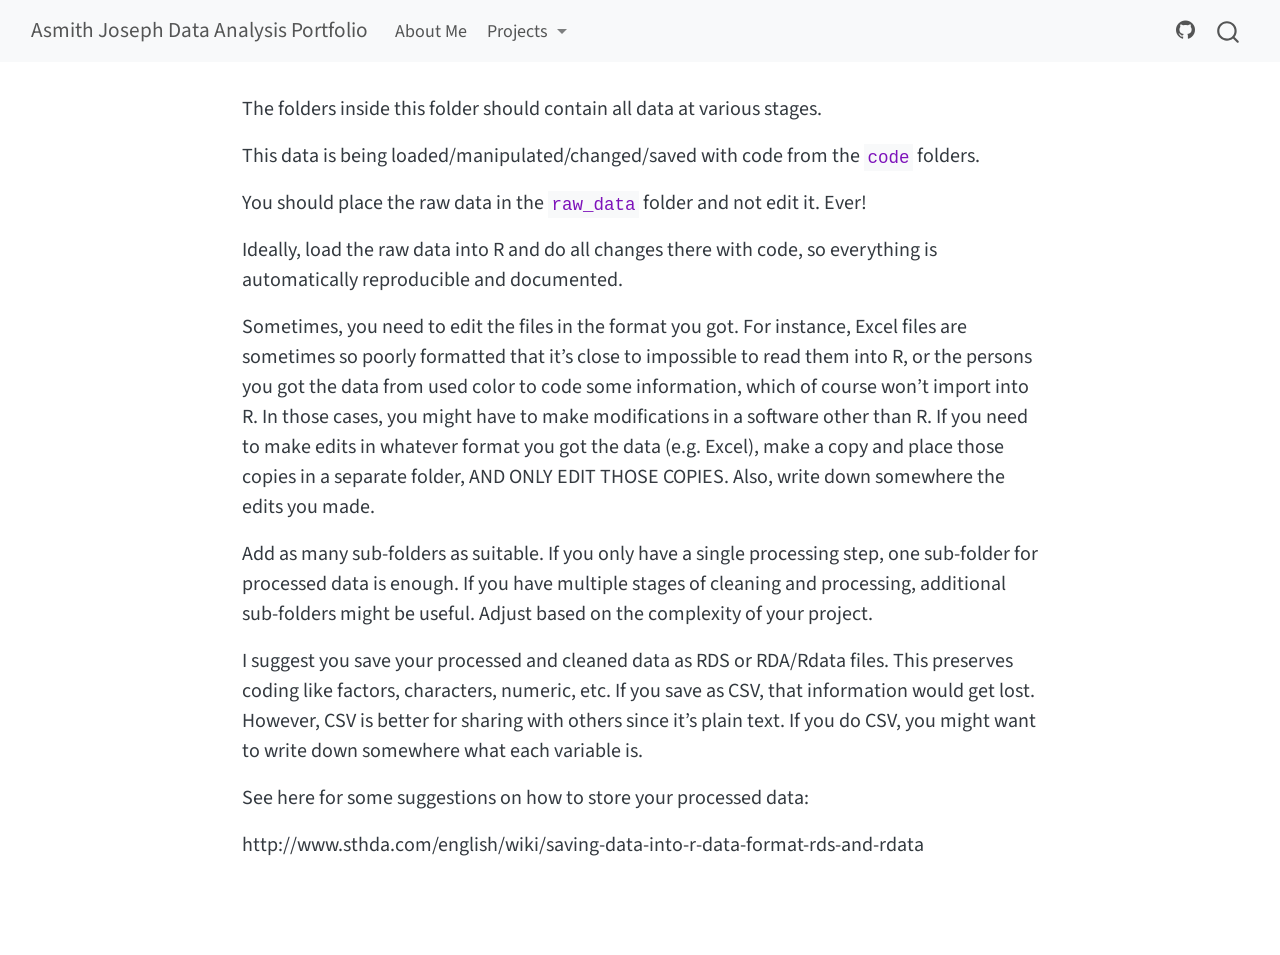
<file: docs/starter-analysis-exercise/data/readme.html>
<!DOCTYPE html>
<html xmlns="http://www.w3.org/1999/xhtml" lang="en" xml:lang="en"><head>

<meta charset="utf-8">
<meta name="generator" content="quarto-1.5.57">

<meta name="viewport" content="width=device-width, initial-scale=1.0, user-scalable=yes">


<title>readme – Asmith Joseph Data Analysis Portfolio</title>
<style>
code{white-space: pre-wrap;}
span.smallcaps{font-variant: small-caps;}
div.columns{display: flex; gap: min(4vw, 1.5em);}
div.column{flex: auto; overflow-x: auto;}
div.hanging-indent{margin-left: 1.5em; text-indent: -1.5em;}
ul.task-list{list-style: none;}
ul.task-list li input[type="checkbox"] {
  width: 0.8em;
  margin: 0 0.8em 0.2em -1em; /* quarto-specific, see https://github.com/quarto-dev/quarto-cli/issues/4556 */ 
  vertical-align: middle;
}
</style>


<script src="../../site_libs/quarto-nav/quarto-nav.js"></script>
<script src="../../site_libs/quarto-nav/headroom.min.js"></script>
<script src="../../site_libs/clipboard/clipboard.min.js"></script>
<script src="../../site_libs/quarto-search/autocomplete.umd.js"></script>
<script src="../../site_libs/quarto-search/fuse.min.js"></script>
<script src="../../site_libs/quarto-search/quarto-search.js"></script>
<meta name="quarto:offset" content="../../">
<script src="../../site_libs/quarto-html/quarto.js"></script>
<script src="../../site_libs/quarto-html/popper.min.js"></script>
<script src="../../site_libs/quarto-html/tippy.umd.min.js"></script>
<script src="../../site_libs/quarto-html/anchor.min.js"></script>
<link href="../../site_libs/quarto-html/tippy.css" rel="stylesheet">
<link href="../../site_libs/quarto-html/quarto-syntax-highlighting.css" rel="stylesheet" id="quarto-text-highlighting-styles">
<script src="../../site_libs/bootstrap/bootstrap.min.js"></script>
<link href="../../site_libs/bootstrap/bootstrap-icons.css" rel="stylesheet">
<link href="../../site_libs/bootstrap/bootstrap.min.css" rel="stylesheet" id="quarto-bootstrap" data-mode="light">
<script id="quarto-search-options" type="application/json">{
  "location": "navbar",
  "copy-button": false,
  "collapse-after": 3,
  "panel-placement": "end",
  "type": "overlay",
  "limit": 50,
  "keyboard-shortcut": [
    "f",
    "/",
    "s"
  ],
  "show-item-context": false,
  "language": {
    "search-no-results-text": "No results",
    "search-matching-documents-text": "matching documents",
    "search-copy-link-title": "Copy link to search",
    "search-hide-matches-text": "Hide additional matches",
    "search-more-match-text": "more match in this document",
    "search-more-matches-text": "more matches in this document",
    "search-clear-button-title": "Clear",
    "search-text-placeholder": "",
    "search-detached-cancel-button-title": "Cancel",
    "search-submit-button-title": "Submit",
    "search-label": "Search"
  }
}</script>


<link rel="stylesheet" href="../../styles.css">
</head>

<body class="nav-fixed fullcontent">

<div id="quarto-search-results"></div>
  <header id="quarto-header" class="headroom fixed-top">
    <nav class="navbar navbar-expand-lg " data-bs-theme="dark">
      <div class="navbar-container container-fluid">
      <div class="navbar-brand-container mx-auto">
    <a class="navbar-brand" href="../../index.html">
    <span class="navbar-title">Asmith Joseph Data Analysis Portfolio</span>
    </a>
  </div>
            <div id="quarto-search" class="" title="Search"></div>
          <button class="navbar-toggler" type="button" data-bs-toggle="collapse" data-bs-target="#navbarCollapse" aria-controls="navbarCollapse" role="menu" aria-expanded="false" aria-label="Toggle navigation" onclick="if (window.quartoToggleHeadroom) { window.quartoToggleHeadroom(); }">
  <span class="navbar-toggler-icon"></span>
</button>
          <div class="collapse navbar-collapse" id="navbarCollapse">
            <ul class="navbar-nav navbar-nav-scroll me-auto">
  <li class="nav-item">
    <a class="nav-link" href="../../aboutme.html"> 
<span class="menu-text">About Me</span></a>
  </li>  
  <li class="nav-item dropdown ">
    <a class="nav-link dropdown-toggle" href="#" id="nav-menu-projects" role="link" data-bs-toggle="dropdown" aria-expanded="false">
 <span class="menu-text">Projects</span>
    </a>
    <ul class="dropdown-menu" aria-labelledby="nav-menu-projects">    
        <li>
    <a class="dropdown-item" href="../../starter-analysis-exercise/products/report/starter-analysis-report.html">
 <span class="dropdown-text">Starter Analysis Exercise</span></a>
  </li>  
        <li>
    <a class="dropdown-item" href="../../coding-exercise/coding-exercise.html">
 <span class="dropdown-text">R Coding Exercise</span></a>
  </li>  
    </ul>
  </li>
</ul>
            <ul class="navbar-nav navbar-nav-scroll ms-auto">
  <li class="nav-item compact">
    <a class="nav-link" href="https://github.com/Asmithj/AsmithJoseph-MADA-portfolio"> <i class="bi bi-github" role="img">
</i> 
<span class="menu-text"></span></a>
  </li>  
</ul>
          </div> <!-- /navcollapse -->
            <div class="quarto-navbar-tools">
</div>
      </div> <!-- /container-fluid -->
    </nav>
</header>
<!-- content -->
<div id="quarto-content" class="quarto-container page-columns page-rows-contents page-layout-article page-navbar">
<!-- sidebar -->
<!-- margin-sidebar -->
    
<!-- main -->
<main class="content" id="quarto-document-content">




<p>The folders inside this folder should contain all data at various stages.</p>
<p>This data is being loaded/manipulated/changed/saved with code from the <code>code</code> folders.</p>
<p>You should place the raw data in the <code>raw_data</code> folder and not edit it. Ever!</p>
<p>Ideally, load the raw data into R and do all changes there with code, so everything is automatically reproducible and documented.</p>
<p>Sometimes, you need to edit the files in the format you got. For instance, Excel files are sometimes so poorly formatted that it’s close to impossible to read them into R, or the persons you got the data from used color to code some information, which of course won’t import into R. In those cases, you might have to make modifications in a software other than R. If you need to make edits in whatever format you got the data (e.g.&nbsp;Excel), make a copy and place those copies in a separate folder, AND ONLY EDIT THOSE COPIES. Also, write down somewhere the edits you made.</p>
<p>Add as many sub-folders as suitable. If you only have a single processing step, one sub-folder for processed data is enough. If you have multiple stages of cleaning and processing, additional sub-folders might be useful. Adjust based on the complexity of your project.</p>
<p>I suggest you save your processed and cleaned data as RDS or RDA/Rdata files. This preserves coding like factors, characters, numeric, etc. If you save as CSV, that information would get lost. However, CSV is better for sharing with others since it’s plain text. If you do CSV, you might want to write down somewhere what each variable is.</p>
<p>See here for some suggestions on how to store your processed data:</p>
<p>http://www.sthda.com/english/wiki/saving-data-into-r-data-format-rds-and-rdata</p>



</main> <!-- /main -->
<script id="quarto-html-after-body" type="application/javascript">
window.document.addEventListener("DOMContentLoaded", function (event) {
  const toggleBodyColorMode = (bsSheetEl) => {
    const mode = bsSheetEl.getAttribute("data-mode");
    const bodyEl = window.document.querySelector("body");
    if (mode === "dark") {
      bodyEl.classList.add("quarto-dark");
      bodyEl.classList.remove("quarto-light");
    } else {
      bodyEl.classList.add("quarto-light");
      bodyEl.classList.remove("quarto-dark");
    }
  }
  const toggleBodyColorPrimary = () => {
    const bsSheetEl = window.document.querySelector("link#quarto-bootstrap");
    if (bsSheetEl) {
      toggleBodyColorMode(bsSheetEl);
    }
  }
  toggleBodyColorPrimary();  
  const icon = "";
  const anchorJS = new window.AnchorJS();
  anchorJS.options = {
    placement: 'right',
    icon: icon
  };
  anchorJS.add('.anchored');
  const isCodeAnnotation = (el) => {
    for (const clz of el.classList) {
      if (clz.startsWith('code-annotation-')) {                     
        return true;
      }
    }
    return false;
  }
  const onCopySuccess = function(e) {
    // button target
    const button = e.trigger;
    // don't keep focus
    button.blur();
    // flash "checked"
    button.classList.add('code-copy-button-checked');
    var currentTitle = button.getAttribute("title");
    button.setAttribute("title", "Copied!");
    let tooltip;
    if (window.bootstrap) {
      button.setAttribute("data-bs-toggle", "tooltip");
      button.setAttribute("data-bs-placement", "left");
      button.setAttribute("data-bs-title", "Copied!");
      tooltip = new bootstrap.Tooltip(button, 
        { trigger: "manual", 
          customClass: "code-copy-button-tooltip",
          offset: [0, -8]});
      tooltip.show();    
    }
    setTimeout(function() {
      if (tooltip) {
        tooltip.hide();
        button.removeAttribute("data-bs-title");
        button.removeAttribute("data-bs-toggle");
        button.removeAttribute("data-bs-placement");
      }
      button.setAttribute("title", currentTitle);
      button.classList.remove('code-copy-button-checked');
    }, 1000);
    // clear code selection
    e.clearSelection();
  }
  const getTextToCopy = function(trigger) {
      const codeEl = trigger.previousElementSibling.cloneNode(true);
      for (const childEl of codeEl.children) {
        if (isCodeAnnotation(childEl)) {
          childEl.remove();
        }
      }
      return codeEl.innerText;
  }
  const clipboard = new window.ClipboardJS('.code-copy-button:not([data-in-quarto-modal])', {
    text: getTextToCopy
  });
  clipboard.on('success', onCopySuccess);
  if (window.document.getElementById('quarto-embedded-source-code-modal')) {
    // For code content inside modals, clipBoardJS needs to be initialized with a container option
    // TODO: Check when it could be a function (https://github.com/zenorocha/clipboard.js/issues/860)
    const clipboardModal = new window.ClipboardJS('.code-copy-button[data-in-quarto-modal]', {
      text: getTextToCopy,
      container: window.document.getElementById('quarto-embedded-source-code-modal')
    });
    clipboardModal.on('success', onCopySuccess);
  }
    var localhostRegex = new RegExp(/^(?:http|https):\/\/localhost\:?[0-9]*\//);
    var mailtoRegex = new RegExp(/^mailto:/);
      var filterRegex = new RegExp('/' + window.location.host + '/');
    var isInternal = (href) => {
        return filterRegex.test(href) || localhostRegex.test(href) || mailtoRegex.test(href);
    }
    // Inspect non-navigation links and adorn them if external
 	var links = window.document.querySelectorAll('a[href]:not(.nav-link):not(.navbar-brand):not(.toc-action):not(.sidebar-link):not(.sidebar-item-toggle):not(.pagination-link):not(.no-external):not([aria-hidden]):not(.dropdown-item):not(.quarto-navigation-tool):not(.about-link)');
    for (var i=0; i<links.length; i++) {
      const link = links[i];
      if (!isInternal(link.href)) {
        // undo the damage that might have been done by quarto-nav.js in the case of
        // links that we want to consider external
        if (link.dataset.originalHref !== undefined) {
          link.href = link.dataset.originalHref;
        }
      }
    }
  function tippyHover(el, contentFn, onTriggerFn, onUntriggerFn) {
    const config = {
      allowHTML: true,
      maxWidth: 500,
      delay: 100,
      arrow: false,
      appendTo: function(el) {
          return el.parentElement;
      },
      interactive: true,
      interactiveBorder: 10,
      theme: 'quarto',
      placement: 'bottom-start',
    };
    if (contentFn) {
      config.content = contentFn;
    }
    if (onTriggerFn) {
      config.onTrigger = onTriggerFn;
    }
    if (onUntriggerFn) {
      config.onUntrigger = onUntriggerFn;
    }
    window.tippy(el, config); 
  }
  const noterefs = window.document.querySelectorAll('a[role="doc-noteref"]');
  for (var i=0; i<noterefs.length; i++) {
    const ref = noterefs[i];
    tippyHover(ref, function() {
      // use id or data attribute instead here
      let href = ref.getAttribute('data-footnote-href') || ref.getAttribute('href');
      try { href = new URL(href).hash; } catch {}
      const id = href.replace(/^#\/?/, "");
      const note = window.document.getElementById(id);
      if (note) {
        return note.innerHTML;
      } else {
        return "";
      }
    });
  }
  const xrefs = window.document.querySelectorAll('a.quarto-xref');
  const processXRef = (id, note) => {
    // Strip column container classes
    const stripColumnClz = (el) => {
      el.classList.remove("page-full", "page-columns");
      if (el.children) {
        for (const child of el.children) {
          stripColumnClz(child);
        }
      }
    }
    stripColumnClz(note)
    if (id === null || id.startsWith('sec-')) {
      // Special case sections, only their first couple elements
      const container = document.createElement("div");
      if (note.children && note.children.length > 2) {
        container.appendChild(note.children[0].cloneNode(true));
        for (let i = 1; i < note.children.length; i++) {
          const child = note.children[i];
          if (child.tagName === "P" && child.innerText === "") {
            continue;
          } else {
            container.appendChild(child.cloneNode(true));
            break;
          }
        }
        if (window.Quarto?.typesetMath) {
          window.Quarto.typesetMath(container);
        }
        return container.innerHTML
      } else {
        if (window.Quarto?.typesetMath) {
          window.Quarto.typesetMath(note);
        }
        return note.innerHTML;
      }
    } else {
      // Remove any anchor links if they are present
      const anchorLink = note.querySelector('a.anchorjs-link');
      if (anchorLink) {
        anchorLink.remove();
      }
      if (window.Quarto?.typesetMath) {
        window.Quarto.typesetMath(note);
      }
      // TODO in 1.5, we should make sure this works without a callout special case
      if (note.classList.contains("callout")) {
        return note.outerHTML;
      } else {
        return note.innerHTML;
      }
    }
  }
  for (var i=0; i<xrefs.length; i++) {
    const xref = xrefs[i];
    tippyHover(xref, undefined, function(instance) {
      instance.disable();
      let url = xref.getAttribute('href');
      let hash = undefined; 
      if (url.startsWith('#')) {
        hash = url;
      } else {
        try { hash = new URL(url).hash; } catch {}
      }
      if (hash) {
        const id = hash.replace(/^#\/?/, "");
        const note = window.document.getElementById(id);
        if (note !== null) {
          try {
            const html = processXRef(id, note.cloneNode(true));
            instance.setContent(html);
          } finally {
            instance.enable();
            instance.show();
          }
        } else {
          // See if we can fetch this
          fetch(url.split('#')[0])
          .then(res => res.text())
          .then(html => {
            const parser = new DOMParser();
            const htmlDoc = parser.parseFromString(html, "text/html");
            const note = htmlDoc.getElementById(id);
            if (note !== null) {
              const html = processXRef(id, note);
              instance.setContent(html);
            } 
          }).finally(() => {
            instance.enable();
            instance.show();
          });
        }
      } else {
        // See if we can fetch a full url (with no hash to target)
        // This is a special case and we should probably do some content thinning / targeting
        fetch(url)
        .then(res => res.text())
        .then(html => {
          const parser = new DOMParser();
          const htmlDoc = parser.parseFromString(html, "text/html");
          const note = htmlDoc.querySelector('main.content');
          if (note !== null) {
            // This should only happen for chapter cross references
            // (since there is no id in the URL)
            // remove the first header
            if (note.children.length > 0 && note.children[0].tagName === "HEADER") {
              note.children[0].remove();
            }
            const html = processXRef(null, note);
            instance.setContent(html);
          } 
        }).finally(() => {
          instance.enable();
          instance.show();
        });
      }
    }, function(instance) {
    });
  }
      let selectedAnnoteEl;
      const selectorForAnnotation = ( cell, annotation) => {
        let cellAttr = 'data-code-cell="' + cell + '"';
        let lineAttr = 'data-code-annotation="' +  annotation + '"';
        const selector = 'span[' + cellAttr + '][' + lineAttr + ']';
        return selector;
      }
      const selectCodeLines = (annoteEl) => {
        const doc = window.document;
        const targetCell = annoteEl.getAttribute("data-target-cell");
        const targetAnnotation = annoteEl.getAttribute("data-target-annotation");
        const annoteSpan = window.document.querySelector(selectorForAnnotation(targetCell, targetAnnotation));
        const lines = annoteSpan.getAttribute("data-code-lines").split(",");
        const lineIds = lines.map((line) => {
          return targetCell + "-" + line;
        })
        let top = null;
        let height = null;
        let parent = null;
        if (lineIds.length > 0) {
            //compute the position of the single el (top and bottom and make a div)
            const el = window.document.getElementById(lineIds[0]);
            top = el.offsetTop;
            height = el.offsetHeight;
            parent = el.parentElement.parentElement;
          if (lineIds.length > 1) {
            const lastEl = window.document.getElementById(lineIds[lineIds.length - 1]);
            const bottom = lastEl.offsetTop + lastEl.offsetHeight;
            height = bottom - top;
          }
          if (top !== null && height !== null && parent !== null) {
            // cook up a div (if necessary) and position it 
            let div = window.document.getElementById("code-annotation-line-highlight");
            if (div === null) {
              div = window.document.createElement("div");
              div.setAttribute("id", "code-annotation-line-highlight");
              div.style.position = 'absolute';
              parent.appendChild(div);
            }
            div.style.top = top - 2 + "px";
            div.style.height = height + 4 + "px";
            div.style.left = 0;
            let gutterDiv = window.document.getElementById("code-annotation-line-highlight-gutter");
            if (gutterDiv === null) {
              gutterDiv = window.document.createElement("div");
              gutterDiv.setAttribute("id", "code-annotation-line-highlight-gutter");
              gutterDiv.style.position = 'absolute';
              const codeCell = window.document.getElementById(targetCell);
              const gutter = codeCell.querySelector('.code-annotation-gutter');
              gutter.appendChild(gutterDiv);
            }
            gutterDiv.style.top = top - 2 + "px";
            gutterDiv.style.height = height + 4 + "px";
          }
          selectedAnnoteEl = annoteEl;
        }
      };
      const unselectCodeLines = () => {
        const elementsIds = ["code-annotation-line-highlight", "code-annotation-line-highlight-gutter"];
        elementsIds.forEach((elId) => {
          const div = window.document.getElementById(elId);
          if (div) {
            div.remove();
          }
        });
        selectedAnnoteEl = undefined;
      };
        // Handle positioning of the toggle
    window.addEventListener(
      "resize",
      throttle(() => {
        elRect = undefined;
        if (selectedAnnoteEl) {
          selectCodeLines(selectedAnnoteEl);
        }
      }, 10)
    );
    function throttle(fn, ms) {
    let throttle = false;
    let timer;
      return (...args) => {
        if(!throttle) { // first call gets through
            fn.apply(this, args);
            throttle = true;
        } else { // all the others get throttled
            if(timer) clearTimeout(timer); // cancel #2
            timer = setTimeout(() => {
              fn.apply(this, args);
              timer = throttle = false;
            }, ms);
        }
      };
    }
      // Attach click handler to the DT
      const annoteDls = window.document.querySelectorAll('dt[data-target-cell]');
      for (const annoteDlNode of annoteDls) {
        annoteDlNode.addEventListener('click', (event) => {
          const clickedEl = event.target;
          if (clickedEl !== selectedAnnoteEl) {
            unselectCodeLines();
            const activeEl = window.document.querySelector('dt[data-target-cell].code-annotation-active');
            if (activeEl) {
              activeEl.classList.remove('code-annotation-active');
            }
            selectCodeLines(clickedEl);
            clickedEl.classList.add('code-annotation-active');
          } else {
            // Unselect the line
            unselectCodeLines();
            clickedEl.classList.remove('code-annotation-active');
          }
        });
      }
  const findCites = (el) => {
    const parentEl = el.parentElement;
    if (parentEl) {
      const cites = parentEl.dataset.cites;
      if (cites) {
        return {
          el,
          cites: cites.split(' ')
        };
      } else {
        return findCites(el.parentElement)
      }
    } else {
      return undefined;
    }
  };
  var bibliorefs = window.document.querySelectorAll('a[role="doc-biblioref"]');
  for (var i=0; i<bibliorefs.length; i++) {
    const ref = bibliorefs[i];
    const citeInfo = findCites(ref);
    if (citeInfo) {
      tippyHover(citeInfo.el, function() {
        var popup = window.document.createElement('div');
        citeInfo.cites.forEach(function(cite) {
          var citeDiv = window.document.createElement('div');
          citeDiv.classList.add('hanging-indent');
          citeDiv.classList.add('csl-entry');
          var biblioDiv = window.document.getElementById('ref-' + cite);
          if (biblioDiv) {
            citeDiv.innerHTML = biblioDiv.innerHTML;
          }
          popup.appendChild(citeDiv);
        });
        return popup.innerHTML;
      });
    }
  }
});
</script>
</div> <!-- /content -->




</body></html>
</file>
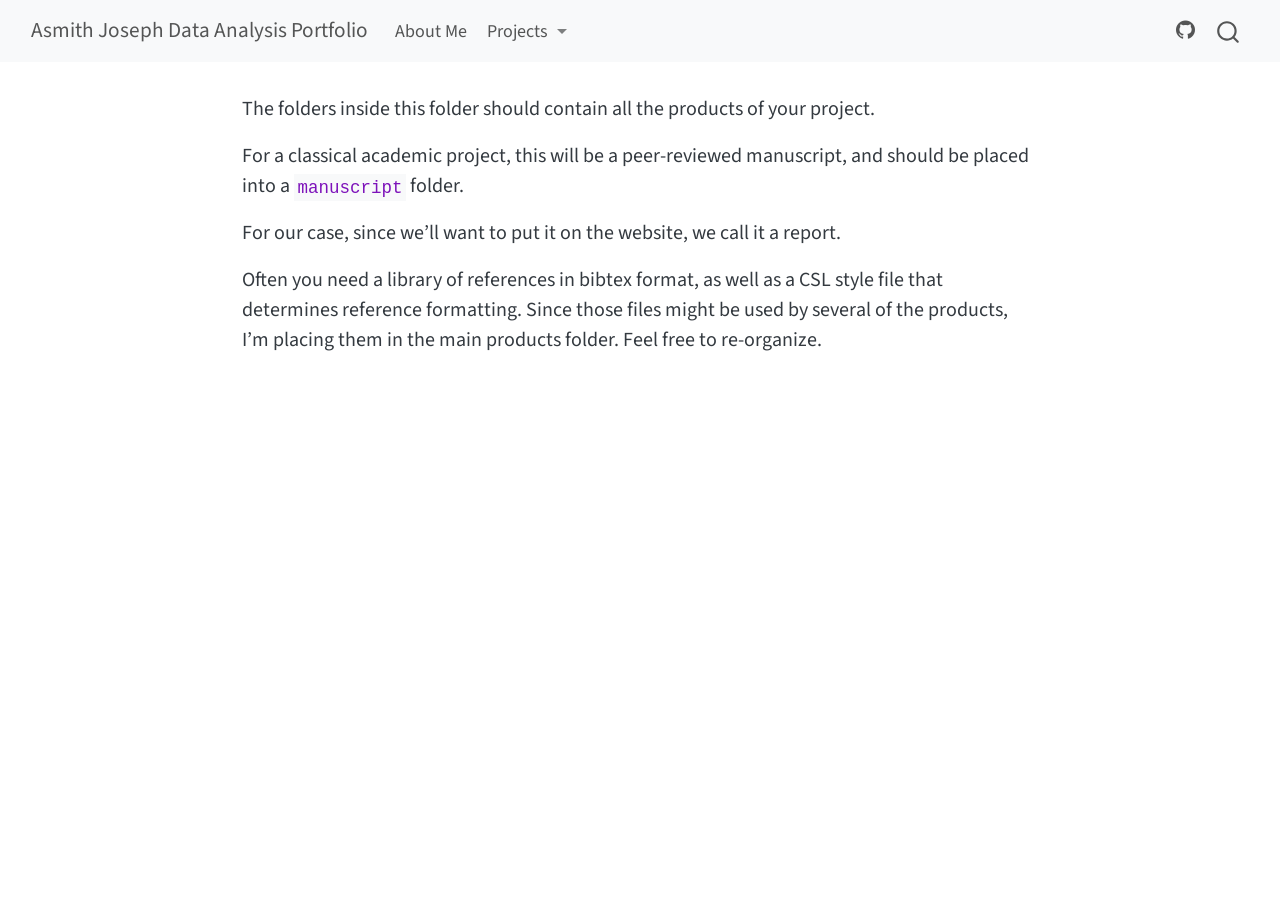
<file: docs/starter-analysis-exercise/products/readme.html>
<!DOCTYPE html>
<html xmlns="http://www.w3.org/1999/xhtml" lang="en" xml:lang="en"><head>

<meta charset="utf-8">
<meta name="generator" content="quarto-1.5.57">

<meta name="viewport" content="width=device-width, initial-scale=1.0, user-scalable=yes">


<title>readme – Asmith Joseph Data Analysis Portfolio</title>
<style>
code{white-space: pre-wrap;}
span.smallcaps{font-variant: small-caps;}
div.columns{display: flex; gap: min(4vw, 1.5em);}
div.column{flex: auto; overflow-x: auto;}
div.hanging-indent{margin-left: 1.5em; text-indent: -1.5em;}
ul.task-list{list-style: none;}
ul.task-list li input[type="checkbox"] {
  width: 0.8em;
  margin: 0 0.8em 0.2em -1em; /* quarto-specific, see https://github.com/quarto-dev/quarto-cli/issues/4556 */ 
  vertical-align: middle;
}
</style>


<script src="../../site_libs/quarto-nav/quarto-nav.js"></script>
<script src="../../site_libs/quarto-nav/headroom.min.js"></script>
<script src="../../site_libs/clipboard/clipboard.min.js"></script>
<script src="../../site_libs/quarto-search/autocomplete.umd.js"></script>
<script src="../../site_libs/quarto-search/fuse.min.js"></script>
<script src="../../site_libs/quarto-search/quarto-search.js"></script>
<meta name="quarto:offset" content="../../">
<script src="../../site_libs/quarto-html/quarto.js"></script>
<script src="../../site_libs/quarto-html/popper.min.js"></script>
<script src="../../site_libs/quarto-html/tippy.umd.min.js"></script>
<script src="../../site_libs/quarto-html/anchor.min.js"></script>
<link href="../../site_libs/quarto-html/tippy.css" rel="stylesheet">
<link href="../../site_libs/quarto-html/quarto-syntax-highlighting.css" rel="stylesheet" id="quarto-text-highlighting-styles">
<script src="../../site_libs/bootstrap/bootstrap.min.js"></script>
<link href="../../site_libs/bootstrap/bootstrap-icons.css" rel="stylesheet">
<link href="../../site_libs/bootstrap/bootstrap.min.css" rel="stylesheet" id="quarto-bootstrap" data-mode="light">
<script id="quarto-search-options" type="application/json">{
  "location": "navbar",
  "copy-button": false,
  "collapse-after": 3,
  "panel-placement": "end",
  "type": "overlay",
  "limit": 50,
  "keyboard-shortcut": [
    "f",
    "/",
    "s"
  ],
  "show-item-context": false,
  "language": {
    "search-no-results-text": "No results",
    "search-matching-documents-text": "matching documents",
    "search-copy-link-title": "Copy link to search",
    "search-hide-matches-text": "Hide additional matches",
    "search-more-match-text": "more match in this document",
    "search-more-matches-text": "more matches in this document",
    "search-clear-button-title": "Clear",
    "search-text-placeholder": "",
    "search-detached-cancel-button-title": "Cancel",
    "search-submit-button-title": "Submit",
    "search-label": "Search"
  }
}</script>


<link rel="stylesheet" href="../../styles.css">
</head>

<body class="nav-fixed fullcontent">

<div id="quarto-search-results"></div>
  <header id="quarto-header" class="headroom fixed-top">
    <nav class="navbar navbar-expand-lg " data-bs-theme="dark">
      <div class="navbar-container container-fluid">
      <div class="navbar-brand-container mx-auto">
    <a class="navbar-brand" href="../../index.html">
    <span class="navbar-title">Asmith Joseph Data Analysis Portfolio</span>
    </a>
  </div>
            <div id="quarto-search" class="" title="Search"></div>
          <button class="navbar-toggler" type="button" data-bs-toggle="collapse" data-bs-target="#navbarCollapse" aria-controls="navbarCollapse" role="menu" aria-expanded="false" aria-label="Toggle navigation" onclick="if (window.quartoToggleHeadroom) { window.quartoToggleHeadroom(); }">
  <span class="navbar-toggler-icon"></span>
</button>
          <div class="collapse navbar-collapse" id="navbarCollapse">
            <ul class="navbar-nav navbar-nav-scroll me-auto">
  <li class="nav-item">
    <a class="nav-link" href="../../aboutme.html"> 
<span class="menu-text">About Me</span></a>
  </li>  
  <li class="nav-item dropdown ">
    <a class="nav-link dropdown-toggle" href="#" id="nav-menu-projects" role="link" data-bs-toggle="dropdown" aria-expanded="false">
 <span class="menu-text">Projects</span>
    </a>
    <ul class="dropdown-menu" aria-labelledby="nav-menu-projects">    
        <li>
    <a class="dropdown-item" href="../../starter-analysis-exercise/products/report/starter-analysis-report.html">
 <span class="dropdown-text">Starter Analysis Exercise</span></a>
  </li>  
        <li>
    <a class="dropdown-item" href="../../coding-exercise/coding-exercise.html">
 <span class="dropdown-text">R Coding Exercise</span></a>
  </li>  
    </ul>
  </li>
</ul>
            <ul class="navbar-nav navbar-nav-scroll ms-auto">
  <li class="nav-item compact">
    <a class="nav-link" href="https://github.com/Asmithj/AsmithJoseph-MADA-portfolio"> <i class="bi bi-github" role="img">
</i> 
<span class="menu-text"></span></a>
  </li>  
</ul>
          </div> <!-- /navcollapse -->
            <div class="quarto-navbar-tools">
</div>
      </div> <!-- /container-fluid -->
    </nav>
</header>
<!-- content -->
<div id="quarto-content" class="quarto-container page-columns page-rows-contents page-layout-article page-navbar">
<!-- sidebar -->
<!-- margin-sidebar -->
    
<!-- main -->
<main class="content" id="quarto-document-content">




<p>The folders inside this folder should contain all the products of your project.</p>
<p>For a classical academic project, this will be a peer-reviewed manuscript, and should be placed into a <code>manuscript</code> folder.</p>
<p>For our case, since we’ll want to put it on the website, we call it a report.</p>
<p>Often you need a library of references in bibtex format, as well as a CSL style file that determines reference formatting. Since those files might be used by several of the products, I’m placing them in the main products folder. Feel free to re-organize.</p>



</main> <!-- /main -->
<script id="quarto-html-after-body" type="application/javascript">
window.document.addEventListener("DOMContentLoaded", function (event) {
  const toggleBodyColorMode = (bsSheetEl) => {
    const mode = bsSheetEl.getAttribute("data-mode");
    const bodyEl = window.document.querySelector("body");
    if (mode === "dark") {
      bodyEl.classList.add("quarto-dark");
      bodyEl.classList.remove("quarto-light");
    } else {
      bodyEl.classList.add("quarto-light");
      bodyEl.classList.remove("quarto-dark");
    }
  }
  const toggleBodyColorPrimary = () => {
    const bsSheetEl = window.document.querySelector("link#quarto-bootstrap");
    if (bsSheetEl) {
      toggleBodyColorMode(bsSheetEl);
    }
  }
  toggleBodyColorPrimary();  
  const icon = "";
  const anchorJS = new window.AnchorJS();
  anchorJS.options = {
    placement: 'right',
    icon: icon
  };
  anchorJS.add('.anchored');
  const isCodeAnnotation = (el) => {
    for (const clz of el.classList) {
      if (clz.startsWith('code-annotation-')) {                     
        return true;
      }
    }
    return false;
  }
  const onCopySuccess = function(e) {
    // button target
    const button = e.trigger;
    // don't keep focus
    button.blur();
    // flash "checked"
    button.classList.add('code-copy-button-checked');
    var currentTitle = button.getAttribute("title");
    button.setAttribute("title", "Copied!");
    let tooltip;
    if (window.bootstrap) {
      button.setAttribute("data-bs-toggle", "tooltip");
      button.setAttribute("data-bs-placement", "left");
      button.setAttribute("data-bs-title", "Copied!");
      tooltip = new bootstrap.Tooltip(button, 
        { trigger: "manual", 
          customClass: "code-copy-button-tooltip",
          offset: [0, -8]});
      tooltip.show();    
    }
    setTimeout(function() {
      if (tooltip) {
        tooltip.hide();
        button.removeAttribute("data-bs-title");
        button.removeAttribute("data-bs-toggle");
        button.removeAttribute("data-bs-placement");
      }
      button.setAttribute("title", currentTitle);
      button.classList.remove('code-copy-button-checked');
    }, 1000);
    // clear code selection
    e.clearSelection();
  }
  const getTextToCopy = function(trigger) {
      const codeEl = trigger.previousElementSibling.cloneNode(true);
      for (const childEl of codeEl.children) {
        if (isCodeAnnotation(childEl)) {
          childEl.remove();
        }
      }
      return codeEl.innerText;
  }
  const clipboard = new window.ClipboardJS('.code-copy-button:not([data-in-quarto-modal])', {
    text: getTextToCopy
  });
  clipboard.on('success', onCopySuccess);
  if (window.document.getElementById('quarto-embedded-source-code-modal')) {
    // For code content inside modals, clipBoardJS needs to be initialized with a container option
    // TODO: Check when it could be a function (https://github.com/zenorocha/clipboard.js/issues/860)
    const clipboardModal = new window.ClipboardJS('.code-copy-button[data-in-quarto-modal]', {
      text: getTextToCopy,
      container: window.document.getElementById('quarto-embedded-source-code-modal')
    });
    clipboardModal.on('success', onCopySuccess);
  }
    var localhostRegex = new RegExp(/^(?:http|https):\/\/localhost\:?[0-9]*\//);
    var mailtoRegex = new RegExp(/^mailto:/);
      var filterRegex = new RegExp('/' + window.location.host + '/');
    var isInternal = (href) => {
        return filterRegex.test(href) || localhostRegex.test(href) || mailtoRegex.test(href);
    }
    // Inspect non-navigation links and adorn them if external
 	var links = window.document.querySelectorAll('a[href]:not(.nav-link):not(.navbar-brand):not(.toc-action):not(.sidebar-link):not(.sidebar-item-toggle):not(.pagination-link):not(.no-external):not([aria-hidden]):not(.dropdown-item):not(.quarto-navigation-tool):not(.about-link)');
    for (var i=0; i<links.length; i++) {
      const link = links[i];
      if (!isInternal(link.href)) {
        // undo the damage that might have been done by quarto-nav.js in the case of
        // links that we want to consider external
        if (link.dataset.originalHref !== undefined) {
          link.href = link.dataset.originalHref;
        }
      }
    }
  function tippyHover(el, contentFn, onTriggerFn, onUntriggerFn) {
    const config = {
      allowHTML: true,
      maxWidth: 500,
      delay: 100,
      arrow: false,
      appendTo: function(el) {
          return el.parentElement;
      },
      interactive: true,
      interactiveBorder: 10,
      theme: 'quarto',
      placement: 'bottom-start',
    };
    if (contentFn) {
      config.content = contentFn;
    }
    if (onTriggerFn) {
      config.onTrigger = onTriggerFn;
    }
    if (onUntriggerFn) {
      config.onUntrigger = onUntriggerFn;
    }
    window.tippy(el, config); 
  }
  const noterefs = window.document.querySelectorAll('a[role="doc-noteref"]');
  for (var i=0; i<noterefs.length; i++) {
    const ref = noterefs[i];
    tippyHover(ref, function() {
      // use id or data attribute instead here
      let href = ref.getAttribute('data-footnote-href') || ref.getAttribute('href');
      try { href = new URL(href).hash; } catch {}
      const id = href.replace(/^#\/?/, "");
      const note = window.document.getElementById(id);
      if (note) {
        return note.innerHTML;
      } else {
        return "";
      }
    });
  }
  const xrefs = window.document.querySelectorAll('a.quarto-xref');
  const processXRef = (id, note) => {
    // Strip column container classes
    const stripColumnClz = (el) => {
      el.classList.remove("page-full", "page-columns");
      if (el.children) {
        for (const child of el.children) {
          stripColumnClz(child);
        }
      }
    }
    stripColumnClz(note)
    if (id === null || id.startsWith('sec-')) {
      // Special case sections, only their first couple elements
      const container = document.createElement("div");
      if (note.children && note.children.length > 2) {
        container.appendChild(note.children[0].cloneNode(true));
        for (let i = 1; i < note.children.length; i++) {
          const child = note.children[i];
          if (child.tagName === "P" && child.innerText === "") {
            continue;
          } else {
            container.appendChild(child.cloneNode(true));
            break;
          }
        }
        if (window.Quarto?.typesetMath) {
          window.Quarto.typesetMath(container);
        }
        return container.innerHTML
      } else {
        if (window.Quarto?.typesetMath) {
          window.Quarto.typesetMath(note);
        }
        return note.innerHTML;
      }
    } else {
      // Remove any anchor links if they are present
      const anchorLink = note.querySelector('a.anchorjs-link');
      if (anchorLink) {
        anchorLink.remove();
      }
      if (window.Quarto?.typesetMath) {
        window.Quarto.typesetMath(note);
      }
      // TODO in 1.5, we should make sure this works without a callout special case
      if (note.classList.contains("callout")) {
        return note.outerHTML;
      } else {
        return note.innerHTML;
      }
    }
  }
  for (var i=0; i<xrefs.length; i++) {
    const xref = xrefs[i];
    tippyHover(xref, undefined, function(instance) {
      instance.disable();
      let url = xref.getAttribute('href');
      let hash = undefined; 
      if (url.startsWith('#')) {
        hash = url;
      } else {
        try { hash = new URL(url).hash; } catch {}
      }
      if (hash) {
        const id = hash.replace(/^#\/?/, "");
        const note = window.document.getElementById(id);
        if (note !== null) {
          try {
            const html = processXRef(id, note.cloneNode(true));
            instance.setContent(html);
          } finally {
            instance.enable();
            instance.show();
          }
        } else {
          // See if we can fetch this
          fetch(url.split('#')[0])
          .then(res => res.text())
          .then(html => {
            const parser = new DOMParser();
            const htmlDoc = parser.parseFromString(html, "text/html");
            const note = htmlDoc.getElementById(id);
            if (note !== null) {
              const html = processXRef(id, note);
              instance.setContent(html);
            } 
          }).finally(() => {
            instance.enable();
            instance.show();
          });
        }
      } else {
        // See if we can fetch a full url (with no hash to target)
        // This is a special case and we should probably do some content thinning / targeting
        fetch(url)
        .then(res => res.text())
        .then(html => {
          const parser = new DOMParser();
          const htmlDoc = parser.parseFromString(html, "text/html");
          const note = htmlDoc.querySelector('main.content');
          if (note !== null) {
            // This should only happen for chapter cross references
            // (since there is no id in the URL)
            // remove the first header
            if (note.children.length > 0 && note.children[0].tagName === "HEADER") {
              note.children[0].remove();
            }
            const html = processXRef(null, note);
            instance.setContent(html);
          } 
        }).finally(() => {
          instance.enable();
          instance.show();
        });
      }
    }, function(instance) {
    });
  }
      let selectedAnnoteEl;
      const selectorForAnnotation = ( cell, annotation) => {
        let cellAttr = 'data-code-cell="' + cell + '"';
        let lineAttr = 'data-code-annotation="' +  annotation + '"';
        const selector = 'span[' + cellAttr + '][' + lineAttr + ']';
        return selector;
      }
      const selectCodeLines = (annoteEl) => {
        const doc = window.document;
        const targetCell = annoteEl.getAttribute("data-target-cell");
        const targetAnnotation = annoteEl.getAttribute("data-target-annotation");
        const annoteSpan = window.document.querySelector(selectorForAnnotation(targetCell, targetAnnotation));
        const lines = annoteSpan.getAttribute("data-code-lines").split(",");
        const lineIds = lines.map((line) => {
          return targetCell + "-" + line;
        })
        let top = null;
        let height = null;
        let parent = null;
        if (lineIds.length > 0) {
            //compute the position of the single el (top and bottom and make a div)
            const el = window.document.getElementById(lineIds[0]);
            top = el.offsetTop;
            height = el.offsetHeight;
            parent = el.parentElement.parentElement;
          if (lineIds.length > 1) {
            const lastEl = window.document.getElementById(lineIds[lineIds.length - 1]);
            const bottom = lastEl.offsetTop + lastEl.offsetHeight;
            height = bottom - top;
          }
          if (top !== null && height !== null && parent !== null) {
            // cook up a div (if necessary) and position it 
            let div = window.document.getElementById("code-annotation-line-highlight");
            if (div === null) {
              div = window.document.createElement("div");
              div.setAttribute("id", "code-annotation-line-highlight");
              div.style.position = 'absolute';
              parent.appendChild(div);
            }
            div.style.top = top - 2 + "px";
            div.style.height = height + 4 + "px";
            div.style.left = 0;
            let gutterDiv = window.document.getElementById("code-annotation-line-highlight-gutter");
            if (gutterDiv === null) {
              gutterDiv = window.document.createElement("div");
              gutterDiv.setAttribute("id", "code-annotation-line-highlight-gutter");
              gutterDiv.style.position = 'absolute';
              const codeCell = window.document.getElementById(targetCell);
              const gutter = codeCell.querySelector('.code-annotation-gutter');
              gutter.appendChild(gutterDiv);
            }
            gutterDiv.style.top = top - 2 + "px";
            gutterDiv.style.height = height + 4 + "px";
          }
          selectedAnnoteEl = annoteEl;
        }
      };
      const unselectCodeLines = () => {
        const elementsIds = ["code-annotation-line-highlight", "code-annotation-line-highlight-gutter"];
        elementsIds.forEach((elId) => {
          const div = window.document.getElementById(elId);
          if (div) {
            div.remove();
          }
        });
        selectedAnnoteEl = undefined;
      };
        // Handle positioning of the toggle
    window.addEventListener(
      "resize",
      throttle(() => {
        elRect = undefined;
        if (selectedAnnoteEl) {
          selectCodeLines(selectedAnnoteEl);
        }
      }, 10)
    );
    function throttle(fn, ms) {
    let throttle = false;
    let timer;
      return (...args) => {
        if(!throttle) { // first call gets through
            fn.apply(this, args);
            throttle = true;
        } else { // all the others get throttled
            if(timer) clearTimeout(timer); // cancel #2
            timer = setTimeout(() => {
              fn.apply(this, args);
              timer = throttle = false;
            }, ms);
        }
      };
    }
      // Attach click handler to the DT
      const annoteDls = window.document.querySelectorAll('dt[data-target-cell]');
      for (const annoteDlNode of annoteDls) {
        annoteDlNode.addEventListener('click', (event) => {
          const clickedEl = event.target;
          if (clickedEl !== selectedAnnoteEl) {
            unselectCodeLines();
            const activeEl = window.document.querySelector('dt[data-target-cell].code-annotation-active');
            if (activeEl) {
              activeEl.classList.remove('code-annotation-active');
            }
            selectCodeLines(clickedEl);
            clickedEl.classList.add('code-annotation-active');
          } else {
            // Unselect the line
            unselectCodeLines();
            clickedEl.classList.remove('code-annotation-active');
          }
        });
      }
  const findCites = (el) => {
    const parentEl = el.parentElement;
    if (parentEl) {
      const cites = parentEl.dataset.cites;
      if (cites) {
        return {
          el,
          cites: cites.split(' ')
        };
      } else {
        return findCites(el.parentElement)
      }
    } else {
      return undefined;
    }
  };
  var bibliorefs = window.document.querySelectorAll('a[role="doc-biblioref"]');
  for (var i=0; i<bibliorefs.length; i++) {
    const ref = bibliorefs[i];
    const citeInfo = findCites(ref);
    if (citeInfo) {
      tippyHover(citeInfo.el, function() {
        var popup = window.document.createElement('div');
        citeInfo.cites.forEach(function(cite) {
          var citeDiv = window.document.createElement('div');
          citeDiv.classList.add('hanging-indent');
          citeDiv.classList.add('csl-entry');
          var biblioDiv = window.document.getElementById('ref-' + cite);
          if (biblioDiv) {
            citeDiv.innerHTML = biblioDiv.innerHTML;
          }
          popup.appendChild(citeDiv);
        });
        return popup.innerHTML;
      });
    }
  }
});
</script>
</div> <!-- /content -->




</body></html>
</file>
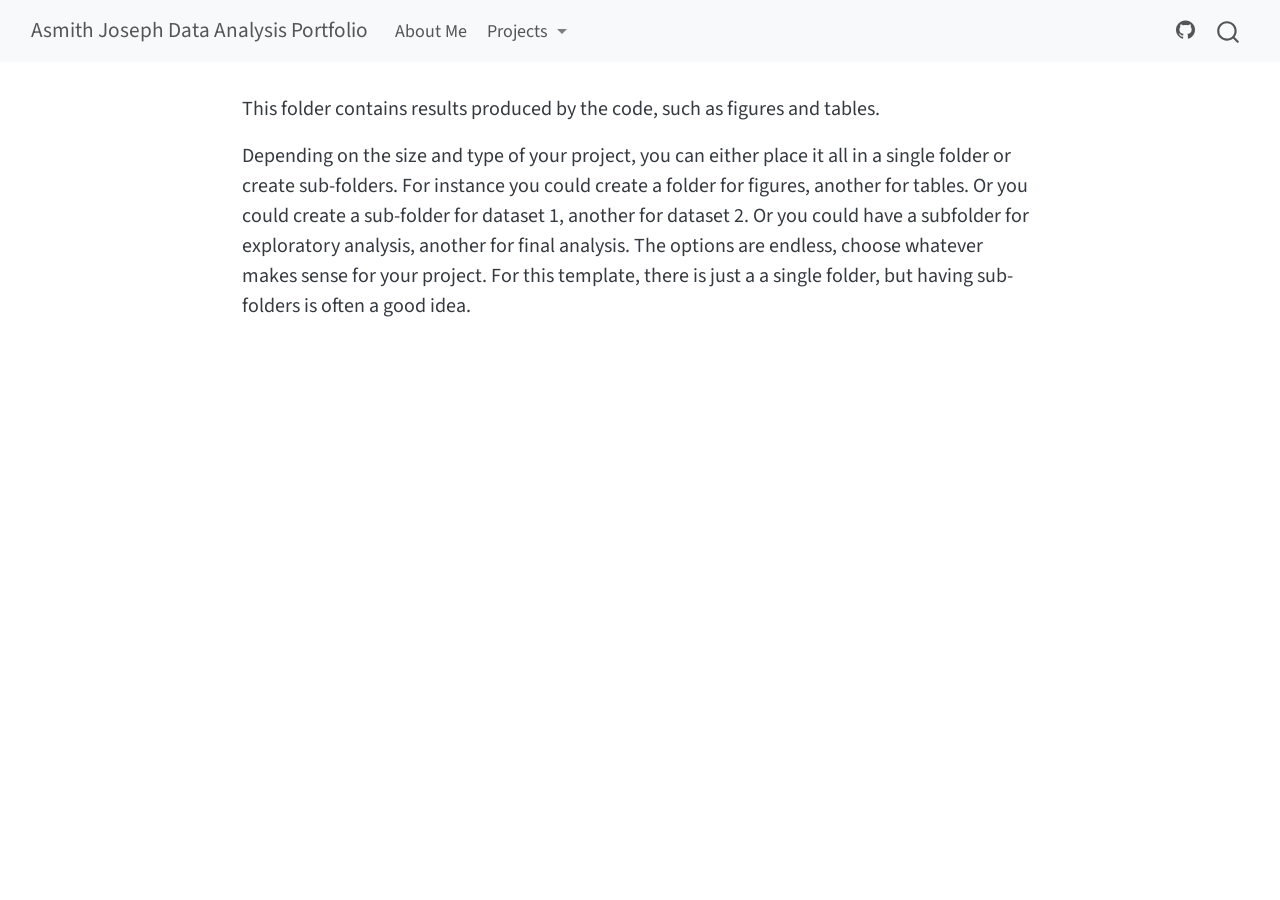
<file: docs/starter-analysis-exercise/results/readme.html>
<!DOCTYPE html>
<html xmlns="http://www.w3.org/1999/xhtml" lang="en" xml:lang="en"><head>

<meta charset="utf-8">
<meta name="generator" content="quarto-1.5.57">

<meta name="viewport" content="width=device-width, initial-scale=1.0, user-scalable=yes">


<title>readme – Asmith Joseph Data Analysis Portfolio</title>
<style>
code{white-space: pre-wrap;}
span.smallcaps{font-variant: small-caps;}
div.columns{display: flex; gap: min(4vw, 1.5em);}
div.column{flex: auto; overflow-x: auto;}
div.hanging-indent{margin-left: 1.5em; text-indent: -1.5em;}
ul.task-list{list-style: none;}
ul.task-list li input[type="checkbox"] {
  width: 0.8em;
  margin: 0 0.8em 0.2em -1em; /* quarto-specific, see https://github.com/quarto-dev/quarto-cli/issues/4556 */ 
  vertical-align: middle;
}
</style>


<script src="../../site_libs/quarto-nav/quarto-nav.js"></script>
<script src="../../site_libs/quarto-nav/headroom.min.js"></script>
<script src="../../site_libs/clipboard/clipboard.min.js"></script>
<script src="../../site_libs/quarto-search/autocomplete.umd.js"></script>
<script src="../../site_libs/quarto-search/fuse.min.js"></script>
<script src="../../site_libs/quarto-search/quarto-search.js"></script>
<meta name="quarto:offset" content="../../">
<script src="../../site_libs/quarto-html/quarto.js"></script>
<script src="../../site_libs/quarto-html/popper.min.js"></script>
<script src="../../site_libs/quarto-html/tippy.umd.min.js"></script>
<script src="../../site_libs/quarto-html/anchor.min.js"></script>
<link href="../../site_libs/quarto-html/tippy.css" rel="stylesheet">
<link href="../../site_libs/quarto-html/quarto-syntax-highlighting.css" rel="stylesheet" id="quarto-text-highlighting-styles">
<script src="../../site_libs/bootstrap/bootstrap.min.js"></script>
<link href="../../site_libs/bootstrap/bootstrap-icons.css" rel="stylesheet">
<link href="../../site_libs/bootstrap/bootstrap.min.css" rel="stylesheet" id="quarto-bootstrap" data-mode="light">
<script id="quarto-search-options" type="application/json">{
  "location": "navbar",
  "copy-button": false,
  "collapse-after": 3,
  "panel-placement": "end",
  "type": "overlay",
  "limit": 50,
  "keyboard-shortcut": [
    "f",
    "/",
    "s"
  ],
  "show-item-context": false,
  "language": {
    "search-no-results-text": "No results",
    "search-matching-documents-text": "matching documents",
    "search-copy-link-title": "Copy link to search",
    "search-hide-matches-text": "Hide additional matches",
    "search-more-match-text": "more match in this document",
    "search-more-matches-text": "more matches in this document",
    "search-clear-button-title": "Clear",
    "search-text-placeholder": "",
    "search-detached-cancel-button-title": "Cancel",
    "search-submit-button-title": "Submit",
    "search-label": "Search"
  }
}</script>


<link rel="stylesheet" href="../../styles.css">
</head>

<body class="nav-fixed fullcontent">

<div id="quarto-search-results"></div>
  <header id="quarto-header" class="headroom fixed-top">
    <nav class="navbar navbar-expand-lg " data-bs-theme="dark">
      <div class="navbar-container container-fluid">
      <div class="navbar-brand-container mx-auto">
    <a class="navbar-brand" href="../../index.html">
    <span class="navbar-title">Asmith Joseph Data Analysis Portfolio</span>
    </a>
  </div>
            <div id="quarto-search" class="" title="Search"></div>
          <button class="navbar-toggler" type="button" data-bs-toggle="collapse" data-bs-target="#navbarCollapse" aria-controls="navbarCollapse" role="menu" aria-expanded="false" aria-label="Toggle navigation" onclick="if (window.quartoToggleHeadroom) { window.quartoToggleHeadroom(); }">
  <span class="navbar-toggler-icon"></span>
</button>
          <div class="collapse navbar-collapse" id="navbarCollapse">
            <ul class="navbar-nav navbar-nav-scroll me-auto">
  <li class="nav-item">
    <a class="nav-link" href="../../aboutme.html"> 
<span class="menu-text">About Me</span></a>
  </li>  
  <li class="nav-item dropdown ">
    <a class="nav-link dropdown-toggle" href="#" id="nav-menu-projects" role="link" data-bs-toggle="dropdown" aria-expanded="false">
 <span class="menu-text">Projects</span>
    </a>
    <ul class="dropdown-menu" aria-labelledby="nav-menu-projects">    
        <li>
    <a class="dropdown-item" href="../../starter-analysis-exercise/products/report/starter-analysis-report.html">
 <span class="dropdown-text">Starter Analysis Exercise</span></a>
  </li>  
        <li>
    <a class="dropdown-item" href="../../coding-exercise/coding-exercise.html">
 <span class="dropdown-text">R Coding Exercise</span></a>
  </li>  
    </ul>
  </li>
</ul>
            <ul class="navbar-nav navbar-nav-scroll ms-auto">
  <li class="nav-item compact">
    <a class="nav-link" href="https://github.com/Asmithj/AsmithJoseph-MADA-portfolio"> <i class="bi bi-github" role="img">
</i> 
<span class="menu-text"></span></a>
  </li>  
</ul>
          </div> <!-- /navcollapse -->
            <div class="quarto-navbar-tools">
</div>
      </div> <!-- /container-fluid -->
    </nav>
</header>
<!-- content -->
<div id="quarto-content" class="quarto-container page-columns page-rows-contents page-layout-article page-navbar">
<!-- sidebar -->
<!-- margin-sidebar -->
    
<!-- main -->
<main class="content" id="quarto-document-content">




<p>This folder contains results produced by the code, such as figures and tables.</p>
<p>Depending on the size and type of your project, you can either place it all in a single folder or create sub-folders. For instance you could create a folder for figures, another for tables. Or you could create a sub-folder for dataset 1, another for dataset 2. Or you could have a subfolder for exploratory analysis, another for final analysis. The options are endless, choose whatever makes sense for your project. For this template, there is just a a single folder, but having sub-folders is often a good idea.</p>



</main> <!-- /main -->
<script id="quarto-html-after-body" type="application/javascript">
window.document.addEventListener("DOMContentLoaded", function (event) {
  const toggleBodyColorMode = (bsSheetEl) => {
    const mode = bsSheetEl.getAttribute("data-mode");
    const bodyEl = window.document.querySelector("body");
    if (mode === "dark") {
      bodyEl.classList.add("quarto-dark");
      bodyEl.classList.remove("quarto-light");
    } else {
      bodyEl.classList.add("quarto-light");
      bodyEl.classList.remove("quarto-dark");
    }
  }
  const toggleBodyColorPrimary = () => {
    const bsSheetEl = window.document.querySelector("link#quarto-bootstrap");
    if (bsSheetEl) {
      toggleBodyColorMode(bsSheetEl);
    }
  }
  toggleBodyColorPrimary();  
  const icon = "";
  const anchorJS = new window.AnchorJS();
  anchorJS.options = {
    placement: 'right',
    icon: icon
  };
  anchorJS.add('.anchored');
  const isCodeAnnotation = (el) => {
    for (const clz of el.classList) {
      if (clz.startsWith('code-annotation-')) {                     
        return true;
      }
    }
    return false;
  }
  const onCopySuccess = function(e) {
    // button target
    const button = e.trigger;
    // don't keep focus
    button.blur();
    // flash "checked"
    button.classList.add('code-copy-button-checked');
    var currentTitle = button.getAttribute("title");
    button.setAttribute("title", "Copied!");
    let tooltip;
    if (window.bootstrap) {
      button.setAttribute("data-bs-toggle", "tooltip");
      button.setAttribute("data-bs-placement", "left");
      button.setAttribute("data-bs-title", "Copied!");
      tooltip = new bootstrap.Tooltip(button, 
        { trigger: "manual", 
          customClass: "code-copy-button-tooltip",
          offset: [0, -8]});
      tooltip.show();    
    }
    setTimeout(function() {
      if (tooltip) {
        tooltip.hide();
        button.removeAttribute("data-bs-title");
        button.removeAttribute("data-bs-toggle");
        button.removeAttribute("data-bs-placement");
      }
      button.setAttribute("title", currentTitle);
      button.classList.remove('code-copy-button-checked');
    }, 1000);
    // clear code selection
    e.clearSelection();
  }
  const getTextToCopy = function(trigger) {
      const codeEl = trigger.previousElementSibling.cloneNode(true);
      for (const childEl of codeEl.children) {
        if (isCodeAnnotation(childEl)) {
          childEl.remove();
        }
      }
      return codeEl.innerText;
  }
  const clipboard = new window.ClipboardJS('.code-copy-button:not([data-in-quarto-modal])', {
    text: getTextToCopy
  });
  clipboard.on('success', onCopySuccess);
  if (window.document.getElementById('quarto-embedded-source-code-modal')) {
    // For code content inside modals, clipBoardJS needs to be initialized with a container option
    // TODO: Check when it could be a function (https://github.com/zenorocha/clipboard.js/issues/860)
    const clipboardModal = new window.ClipboardJS('.code-copy-button[data-in-quarto-modal]', {
      text: getTextToCopy,
      container: window.document.getElementById('quarto-embedded-source-code-modal')
    });
    clipboardModal.on('success', onCopySuccess);
  }
    var localhostRegex = new RegExp(/^(?:http|https):\/\/localhost\:?[0-9]*\//);
    var mailtoRegex = new RegExp(/^mailto:/);
      var filterRegex = new RegExp('/' + window.location.host + '/');
    var isInternal = (href) => {
        return filterRegex.test(href) || localhostRegex.test(href) || mailtoRegex.test(href);
    }
    // Inspect non-navigation links and adorn them if external
 	var links = window.document.querySelectorAll('a[href]:not(.nav-link):not(.navbar-brand):not(.toc-action):not(.sidebar-link):not(.sidebar-item-toggle):not(.pagination-link):not(.no-external):not([aria-hidden]):not(.dropdown-item):not(.quarto-navigation-tool):not(.about-link)');
    for (var i=0; i<links.length; i++) {
      const link = links[i];
      if (!isInternal(link.href)) {
        // undo the damage that might have been done by quarto-nav.js in the case of
        // links that we want to consider external
        if (link.dataset.originalHref !== undefined) {
          link.href = link.dataset.originalHref;
        }
      }
    }
  function tippyHover(el, contentFn, onTriggerFn, onUntriggerFn) {
    const config = {
      allowHTML: true,
      maxWidth: 500,
      delay: 100,
      arrow: false,
      appendTo: function(el) {
          return el.parentElement;
      },
      interactive: true,
      interactiveBorder: 10,
      theme: 'quarto',
      placement: 'bottom-start',
    };
    if (contentFn) {
      config.content = contentFn;
    }
    if (onTriggerFn) {
      config.onTrigger = onTriggerFn;
    }
    if (onUntriggerFn) {
      config.onUntrigger = onUntriggerFn;
    }
    window.tippy(el, config); 
  }
  const noterefs = window.document.querySelectorAll('a[role="doc-noteref"]');
  for (var i=0; i<noterefs.length; i++) {
    const ref = noterefs[i];
    tippyHover(ref, function() {
      // use id or data attribute instead here
      let href = ref.getAttribute('data-footnote-href') || ref.getAttribute('href');
      try { href = new URL(href).hash; } catch {}
      const id = href.replace(/^#\/?/, "");
      const note = window.document.getElementById(id);
      if (note) {
        return note.innerHTML;
      } else {
        return "";
      }
    });
  }
  const xrefs = window.document.querySelectorAll('a.quarto-xref');
  const processXRef = (id, note) => {
    // Strip column container classes
    const stripColumnClz = (el) => {
      el.classList.remove("page-full", "page-columns");
      if (el.children) {
        for (const child of el.children) {
          stripColumnClz(child);
        }
      }
    }
    stripColumnClz(note)
    if (id === null || id.startsWith('sec-')) {
      // Special case sections, only their first couple elements
      const container = document.createElement("div");
      if (note.children && note.children.length > 2) {
        container.appendChild(note.children[0].cloneNode(true));
        for (let i = 1; i < note.children.length; i++) {
          const child = note.children[i];
          if (child.tagName === "P" && child.innerText === "") {
            continue;
          } else {
            container.appendChild(child.cloneNode(true));
            break;
          }
        }
        if (window.Quarto?.typesetMath) {
          window.Quarto.typesetMath(container);
        }
        return container.innerHTML
      } else {
        if (window.Quarto?.typesetMath) {
          window.Quarto.typesetMath(note);
        }
        return note.innerHTML;
      }
    } else {
      // Remove any anchor links if they are present
      const anchorLink = note.querySelector('a.anchorjs-link');
      if (anchorLink) {
        anchorLink.remove();
      }
      if (window.Quarto?.typesetMath) {
        window.Quarto.typesetMath(note);
      }
      // TODO in 1.5, we should make sure this works without a callout special case
      if (note.classList.contains("callout")) {
        return note.outerHTML;
      } else {
        return note.innerHTML;
      }
    }
  }
  for (var i=0; i<xrefs.length; i++) {
    const xref = xrefs[i];
    tippyHover(xref, undefined, function(instance) {
      instance.disable();
      let url = xref.getAttribute('href');
      let hash = undefined; 
      if (url.startsWith('#')) {
        hash = url;
      } else {
        try { hash = new URL(url).hash; } catch {}
      }
      if (hash) {
        const id = hash.replace(/^#\/?/, "");
        const note = window.document.getElementById(id);
        if (note !== null) {
          try {
            const html = processXRef(id, note.cloneNode(true));
            instance.setContent(html);
          } finally {
            instance.enable();
            instance.show();
          }
        } else {
          // See if we can fetch this
          fetch(url.split('#')[0])
          .then(res => res.text())
          .then(html => {
            const parser = new DOMParser();
            const htmlDoc = parser.parseFromString(html, "text/html");
            const note = htmlDoc.getElementById(id);
            if (note !== null) {
              const html = processXRef(id, note);
              instance.setContent(html);
            } 
          }).finally(() => {
            instance.enable();
            instance.show();
          });
        }
      } else {
        // See if we can fetch a full url (with no hash to target)
        // This is a special case and we should probably do some content thinning / targeting
        fetch(url)
        .then(res => res.text())
        .then(html => {
          const parser = new DOMParser();
          const htmlDoc = parser.parseFromString(html, "text/html");
          const note = htmlDoc.querySelector('main.content');
          if (note !== null) {
            // This should only happen for chapter cross references
            // (since there is no id in the URL)
            // remove the first header
            if (note.children.length > 0 && note.children[0].tagName === "HEADER") {
              note.children[0].remove();
            }
            const html = processXRef(null, note);
            instance.setContent(html);
          } 
        }).finally(() => {
          instance.enable();
          instance.show();
        });
      }
    }, function(instance) {
    });
  }
      let selectedAnnoteEl;
      const selectorForAnnotation = ( cell, annotation) => {
        let cellAttr = 'data-code-cell="' + cell + '"';
        let lineAttr = 'data-code-annotation="' +  annotation + '"';
        const selector = 'span[' + cellAttr + '][' + lineAttr + ']';
        return selector;
      }
      const selectCodeLines = (annoteEl) => {
        const doc = window.document;
        const targetCell = annoteEl.getAttribute("data-target-cell");
        const targetAnnotation = annoteEl.getAttribute("data-target-annotation");
        const annoteSpan = window.document.querySelector(selectorForAnnotation(targetCell, targetAnnotation));
        const lines = annoteSpan.getAttribute("data-code-lines").split(",");
        const lineIds = lines.map((line) => {
          return targetCell + "-" + line;
        })
        let top = null;
        let height = null;
        let parent = null;
        if (lineIds.length > 0) {
            //compute the position of the single el (top and bottom and make a div)
            const el = window.document.getElementById(lineIds[0]);
            top = el.offsetTop;
            height = el.offsetHeight;
            parent = el.parentElement.parentElement;
          if (lineIds.length > 1) {
            const lastEl = window.document.getElementById(lineIds[lineIds.length - 1]);
            const bottom = lastEl.offsetTop + lastEl.offsetHeight;
            height = bottom - top;
          }
          if (top !== null && height !== null && parent !== null) {
            // cook up a div (if necessary) and position it 
            let div = window.document.getElementById("code-annotation-line-highlight");
            if (div === null) {
              div = window.document.createElement("div");
              div.setAttribute("id", "code-annotation-line-highlight");
              div.style.position = 'absolute';
              parent.appendChild(div);
            }
            div.style.top = top - 2 + "px";
            div.style.height = height + 4 + "px";
            div.style.left = 0;
            let gutterDiv = window.document.getElementById("code-annotation-line-highlight-gutter");
            if (gutterDiv === null) {
              gutterDiv = window.document.createElement("div");
              gutterDiv.setAttribute("id", "code-annotation-line-highlight-gutter");
              gutterDiv.style.position = 'absolute';
              const codeCell = window.document.getElementById(targetCell);
              const gutter = codeCell.querySelector('.code-annotation-gutter');
              gutter.appendChild(gutterDiv);
            }
            gutterDiv.style.top = top - 2 + "px";
            gutterDiv.style.height = height + 4 + "px";
          }
          selectedAnnoteEl = annoteEl;
        }
      };
      const unselectCodeLines = () => {
        const elementsIds = ["code-annotation-line-highlight", "code-annotation-line-highlight-gutter"];
        elementsIds.forEach((elId) => {
          const div = window.document.getElementById(elId);
          if (div) {
            div.remove();
          }
        });
        selectedAnnoteEl = undefined;
      };
        // Handle positioning of the toggle
    window.addEventListener(
      "resize",
      throttle(() => {
        elRect = undefined;
        if (selectedAnnoteEl) {
          selectCodeLines(selectedAnnoteEl);
        }
      }, 10)
    );
    function throttle(fn, ms) {
    let throttle = false;
    let timer;
      return (...args) => {
        if(!throttle) { // first call gets through
            fn.apply(this, args);
            throttle = true;
        } else { // all the others get throttled
            if(timer) clearTimeout(timer); // cancel #2
            timer = setTimeout(() => {
              fn.apply(this, args);
              timer = throttle = false;
            }, ms);
        }
      };
    }
      // Attach click handler to the DT
      const annoteDls = window.document.querySelectorAll('dt[data-target-cell]');
      for (const annoteDlNode of annoteDls) {
        annoteDlNode.addEventListener('click', (event) => {
          const clickedEl = event.target;
          if (clickedEl !== selectedAnnoteEl) {
            unselectCodeLines();
            const activeEl = window.document.querySelector('dt[data-target-cell].code-annotation-active');
            if (activeEl) {
              activeEl.classList.remove('code-annotation-active');
            }
            selectCodeLines(clickedEl);
            clickedEl.classList.add('code-annotation-active');
          } else {
            // Unselect the line
            unselectCodeLines();
            clickedEl.classList.remove('code-annotation-active');
          }
        });
      }
  const findCites = (el) => {
    const parentEl = el.parentElement;
    if (parentEl) {
      const cites = parentEl.dataset.cites;
      if (cites) {
        return {
          el,
          cites: cites.split(' ')
        };
      } else {
        return findCites(el.parentElement)
      }
    } else {
      return undefined;
    }
  };
  var bibliorefs = window.document.querySelectorAll('a[role="doc-biblioref"]');
  for (var i=0; i<bibliorefs.length; i++) {
    const ref = bibliorefs[i];
    const citeInfo = findCites(ref);
    if (citeInfo) {
      tippyHover(citeInfo.el, function() {
        var popup = window.document.createElement('div');
        citeInfo.cites.forEach(function(cite) {
          var citeDiv = window.document.createElement('div');
          citeDiv.classList.add('hanging-indent');
          citeDiv.classList.add('csl-entry');
          var biblioDiv = window.document.getElementById('ref-' + cite);
          if (biblioDiv) {
            citeDiv.innerHTML = biblioDiv.innerHTML;
          }
          popup.appendChild(citeDiv);
        });
        return popup.innerHTML;
      });
    }
  }
});
</script>
</div> <!-- /content -->




</body></html>
</file>
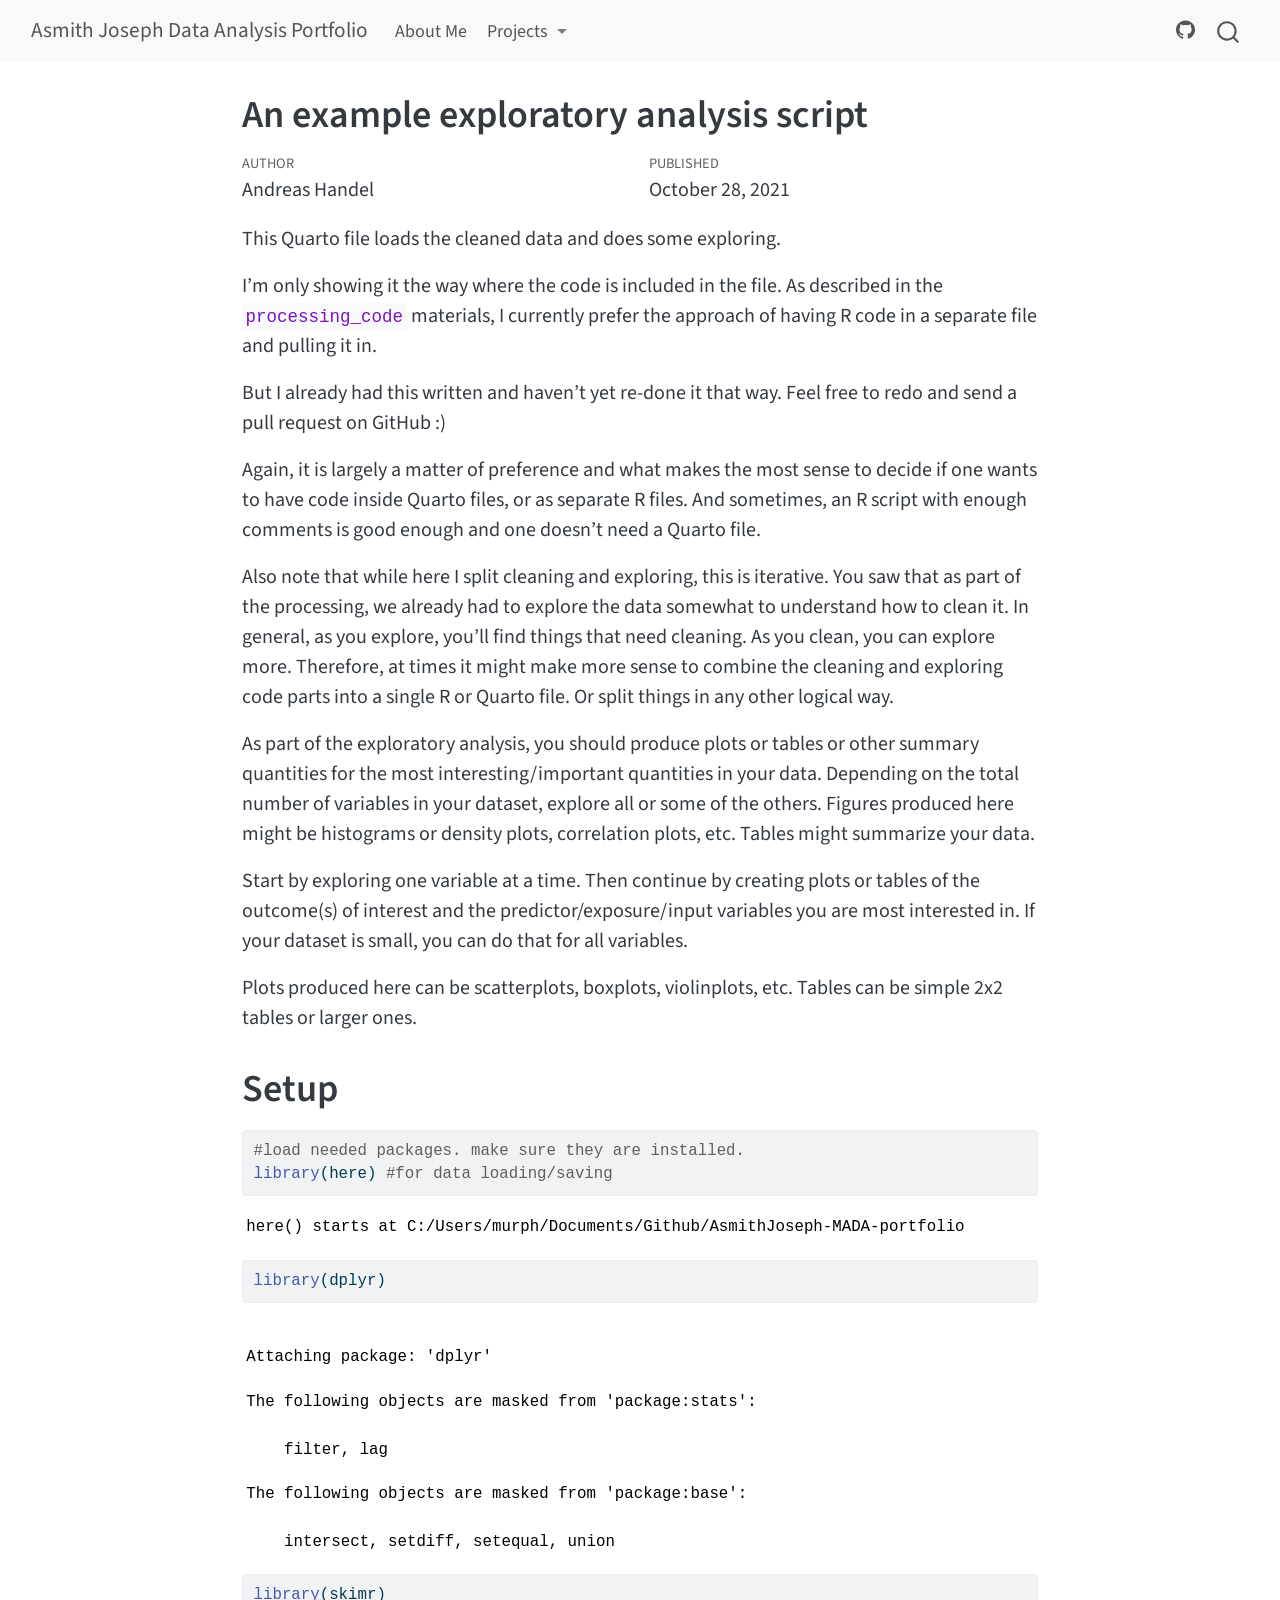
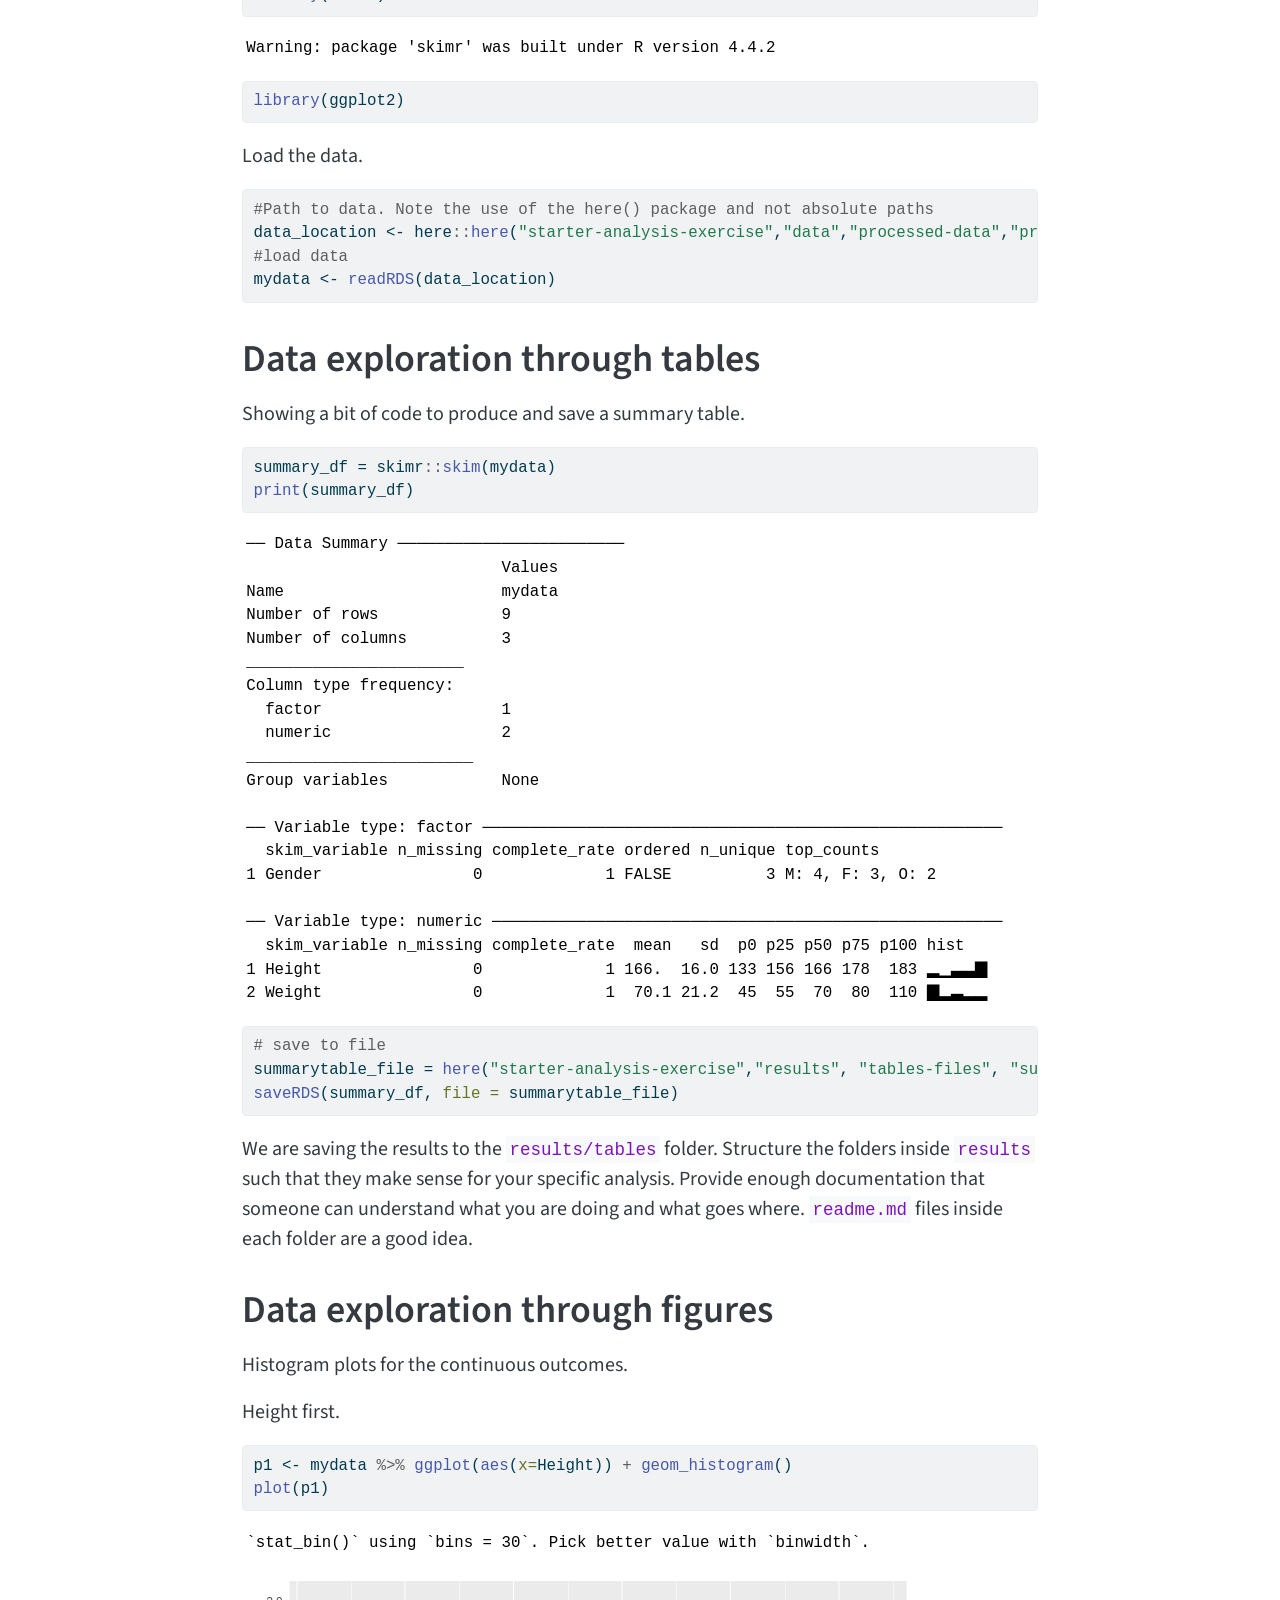
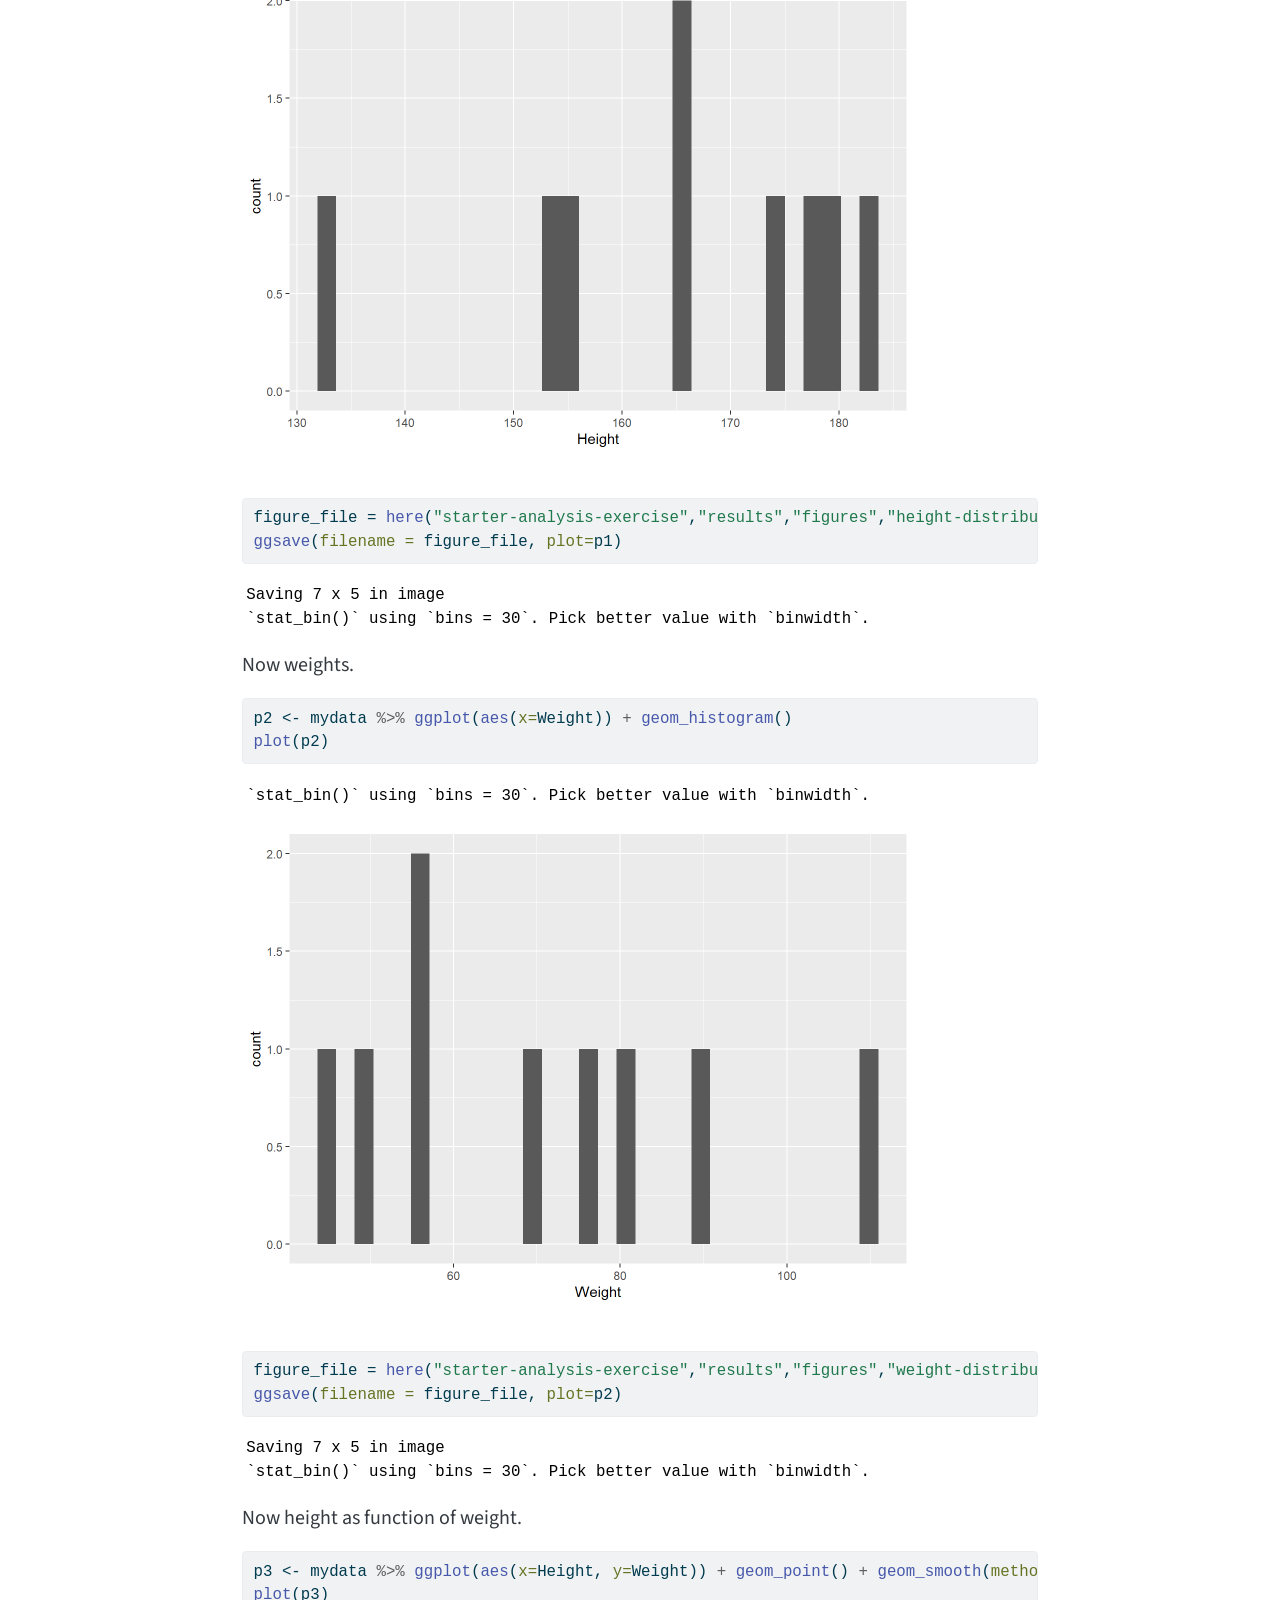
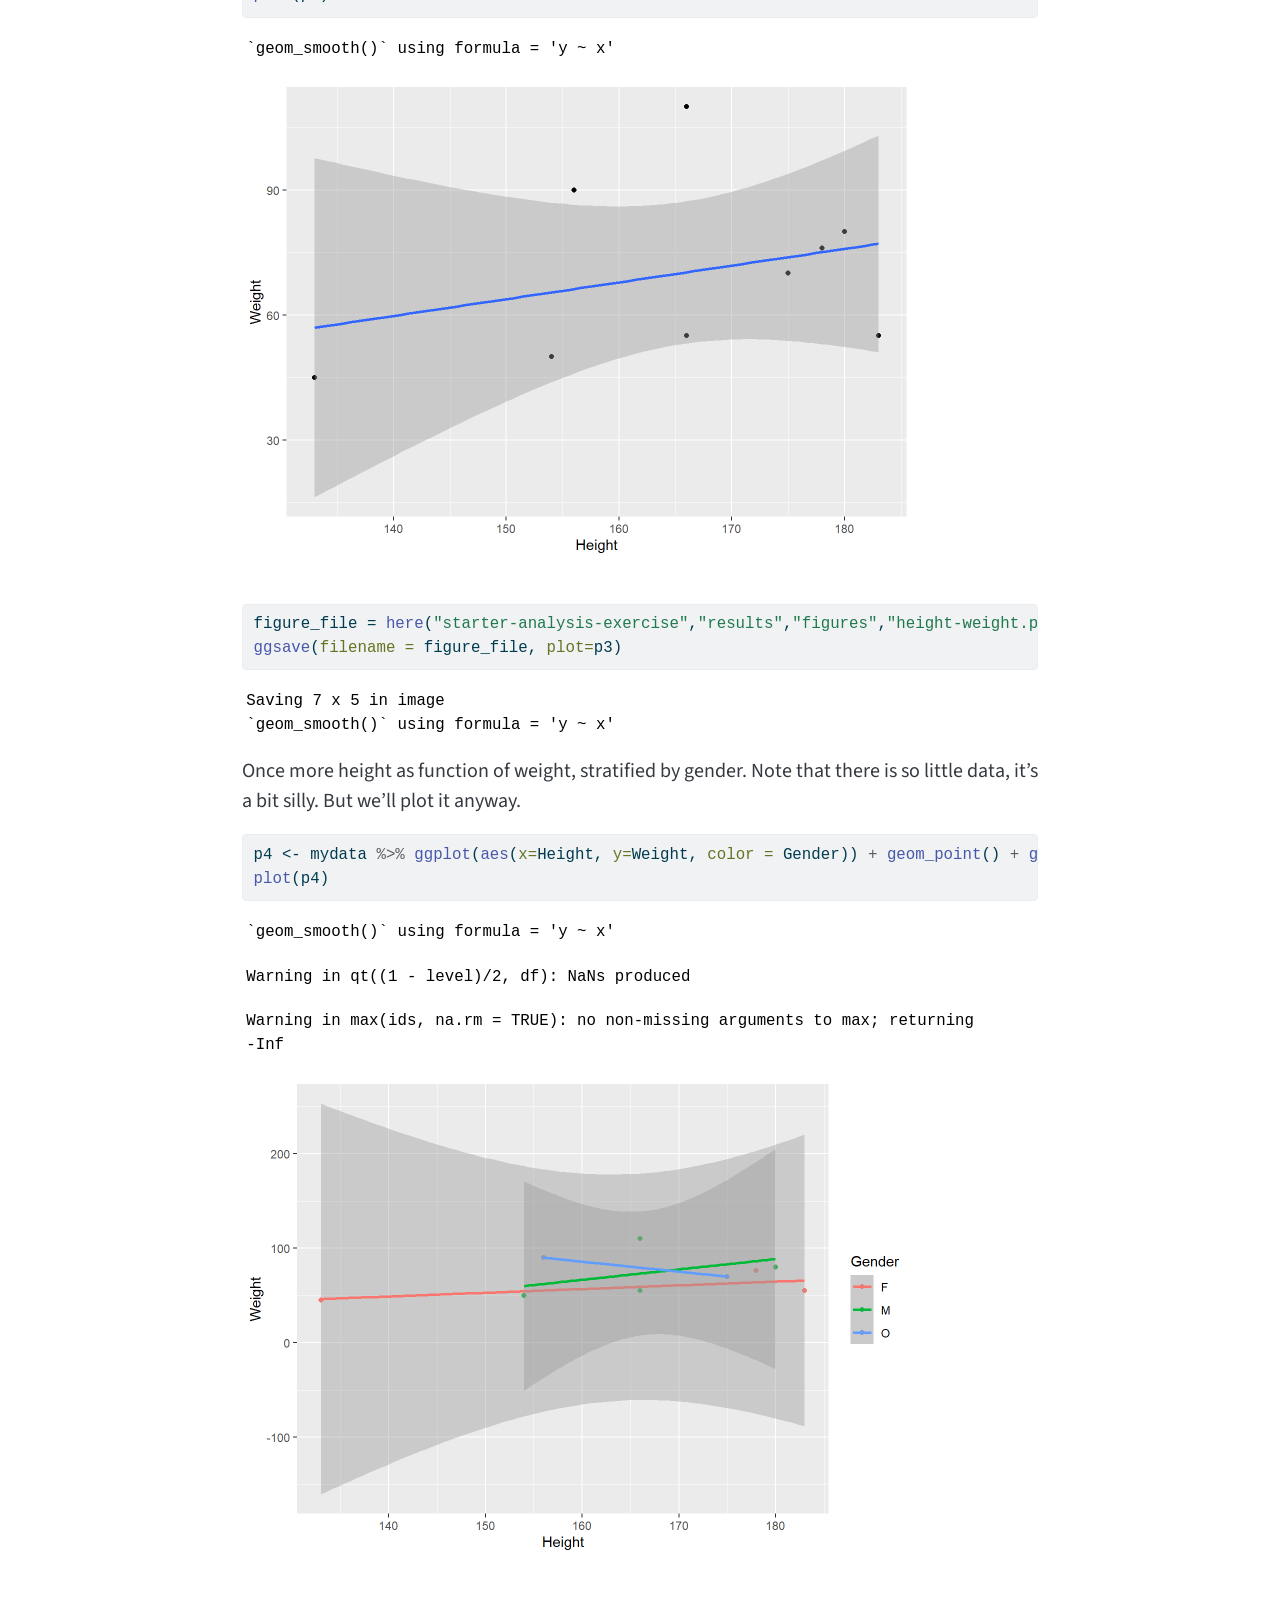
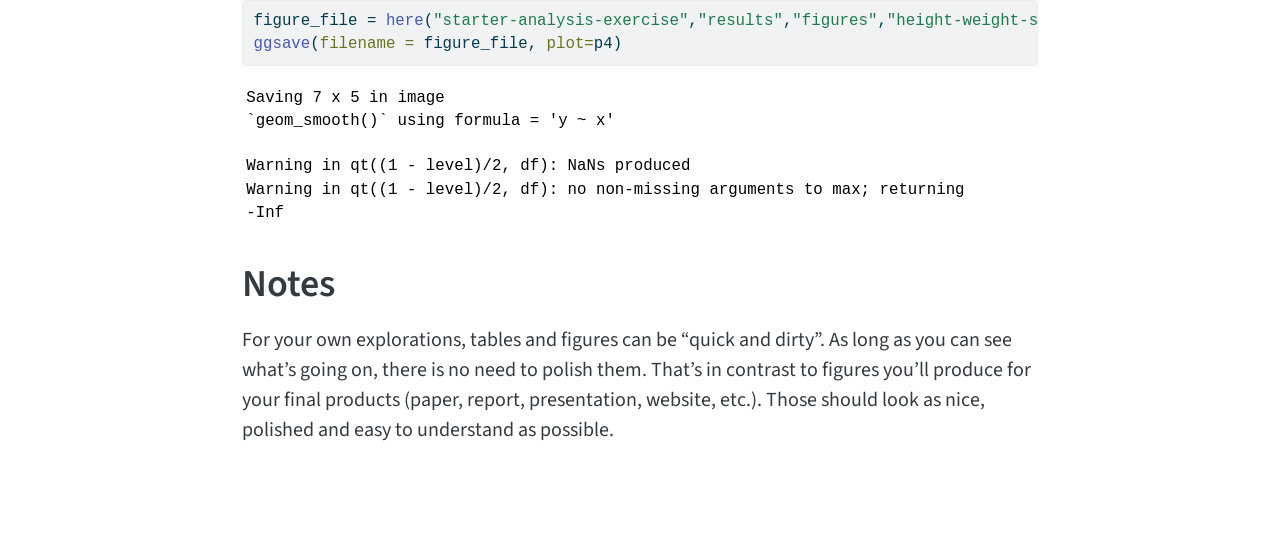
<file: docs/starter-analysis-exercise/code/eda-code/eda.html>
<!DOCTYPE html>
<html xmlns="http://www.w3.org/1999/xhtml" lang="en" xml:lang="en"><head>

<meta charset="utf-8">
<meta name="generator" content="quarto-1.5.57">

<meta name="viewport" content="width=device-width, initial-scale=1.0, user-scalable=yes">

<meta name="author" content="Andreas Handel">
<meta name="dcterms.date" content="2021-10-28">

<title>An example exploratory analysis script – Asmith Joseph Data Analysis Portfolio</title>
<style>
code{white-space: pre-wrap;}
span.smallcaps{font-variant: small-caps;}
div.columns{display: flex; gap: min(4vw, 1.5em);}
div.column{flex: auto; overflow-x: auto;}
div.hanging-indent{margin-left: 1.5em; text-indent: -1.5em;}
ul.task-list{list-style: none;}
ul.task-list li input[type="checkbox"] {
  width: 0.8em;
  margin: 0 0.8em 0.2em -1em; /* quarto-specific, see https://github.com/quarto-dev/quarto-cli/issues/4556 */ 
  vertical-align: middle;
}
/* CSS for syntax highlighting */
pre > code.sourceCode { white-space: pre; position: relative; }
pre > code.sourceCode > span { line-height: 1.25; }
pre > code.sourceCode > span:empty { height: 1.2em; }
.sourceCode { overflow: visible; }
code.sourceCode > span { color: inherit; text-decoration: inherit; }
div.sourceCode { margin: 1em 0; }
pre.sourceCode { margin: 0; }
@media screen {
div.sourceCode { overflow: auto; }
}
@media print {
pre > code.sourceCode { white-space: pre-wrap; }
pre > code.sourceCode > span { display: inline-block; text-indent: -5em; padding-left: 5em; }
}
pre.numberSource code
  { counter-reset: source-line 0; }
pre.numberSource code > span
  { position: relative; left: -4em; counter-increment: source-line; }
pre.numberSource code > span > a:first-child::before
  { content: counter(source-line);
    position: relative; left: -1em; text-align: right; vertical-align: baseline;
    border: none; display: inline-block;
    -webkit-touch-callout: none; -webkit-user-select: none;
    -khtml-user-select: none; -moz-user-select: none;
    -ms-user-select: none; user-select: none;
    padding: 0 4px; width: 4em;
  }
pre.numberSource { margin-left: 3em;  padding-left: 4px; }
div.sourceCode
  {   }
@media screen {
pre > code.sourceCode > span > a:first-child::before { text-decoration: underline; }
}
</style>


<script src="../../../site_libs/quarto-nav/quarto-nav.js"></script>
<script src="../../../site_libs/quarto-nav/headroom.min.js"></script>
<script src="../../../site_libs/clipboard/clipboard.min.js"></script>
<script src="../../../site_libs/quarto-search/autocomplete.umd.js"></script>
<script src="../../../site_libs/quarto-search/fuse.min.js"></script>
<script src="../../../site_libs/quarto-search/quarto-search.js"></script>
<meta name="quarto:offset" content="../../../">
<script src="../../../site_libs/quarto-html/quarto.js"></script>
<script src="../../../site_libs/quarto-html/popper.min.js"></script>
<script src="../../../site_libs/quarto-html/tippy.umd.min.js"></script>
<script src="../../../site_libs/quarto-html/anchor.min.js"></script>
<link href="../../../site_libs/quarto-html/tippy.css" rel="stylesheet">
<link href="../../../site_libs/quarto-html/quarto-syntax-highlighting.css" rel="stylesheet" id="quarto-text-highlighting-styles">
<script src="../../../site_libs/bootstrap/bootstrap.min.js"></script>
<link href="../../../site_libs/bootstrap/bootstrap-icons.css" rel="stylesheet">
<link href="../../../site_libs/bootstrap/bootstrap.min.css" rel="stylesheet" id="quarto-bootstrap" data-mode="light">
<script id="quarto-search-options" type="application/json">{
  "location": "navbar",
  "copy-button": false,
  "collapse-after": 3,
  "panel-placement": "end",
  "type": "overlay",
  "limit": 50,
  "keyboard-shortcut": [
    "f",
    "/",
    "s"
  ],
  "show-item-context": false,
  "language": {
    "search-no-results-text": "No results",
    "search-matching-documents-text": "matching documents",
    "search-copy-link-title": "Copy link to search",
    "search-hide-matches-text": "Hide additional matches",
    "search-more-match-text": "more match in this document",
    "search-more-matches-text": "more matches in this document",
    "search-clear-button-title": "Clear",
    "search-text-placeholder": "",
    "search-detached-cancel-button-title": "Cancel",
    "search-submit-button-title": "Submit",
    "search-label": "Search"
  }
}</script>


<link rel="stylesheet" href="../../../styles.css">
</head>

<body class="nav-fixed fullcontent">

<div id="quarto-search-results"></div>
  <header id="quarto-header" class="headroom fixed-top">
    <nav class="navbar navbar-expand-lg " data-bs-theme="dark">
      <div class="navbar-container container-fluid">
      <div class="navbar-brand-container mx-auto">
    <a class="navbar-brand" href="../../../index.html">
    <span class="navbar-title">Asmith Joseph Data Analysis Portfolio</span>
    </a>
  </div>
            <div id="quarto-search" class="" title="Search"></div>
          <button class="navbar-toggler" type="button" data-bs-toggle="collapse" data-bs-target="#navbarCollapse" aria-controls="navbarCollapse" role="menu" aria-expanded="false" aria-label="Toggle navigation" onclick="if (window.quartoToggleHeadroom) { window.quartoToggleHeadroom(); }">
  <span class="navbar-toggler-icon"></span>
</button>
          <div class="collapse navbar-collapse" id="navbarCollapse">
            <ul class="navbar-nav navbar-nav-scroll me-auto">
  <li class="nav-item">
    <a class="nav-link" href="../../../aboutme.html"> 
<span class="menu-text">About Me</span></a>
  </li>  
  <li class="nav-item dropdown ">
    <a class="nav-link dropdown-toggle" href="#" id="nav-menu-projects" role="link" data-bs-toggle="dropdown" aria-expanded="false">
 <span class="menu-text">Projects</span>
    </a>
    <ul class="dropdown-menu" aria-labelledby="nav-menu-projects">    
        <li>
    <a class="dropdown-item" href="../../../starter-analysis-exercise/products/report/starter-analysis-report.html">
 <span class="dropdown-text">Starter Analysis Exercise</span></a>
  </li>  
        <li>
    <a class="dropdown-item" href="../../../coding-exercise/coding-exercise.html">
 <span class="dropdown-text">R Coding Exercise</span></a>
  </li>  
    </ul>
  </li>
</ul>
            <ul class="navbar-nav navbar-nav-scroll ms-auto">
  <li class="nav-item compact">
    <a class="nav-link" href="https://github.com/Asmithj/AsmithJoseph-MADA-portfolio"> <i class="bi bi-github" role="img">
</i> 
<span class="menu-text"></span></a>
  </li>  
</ul>
          </div> <!-- /navcollapse -->
            <div class="quarto-navbar-tools">
</div>
      </div> <!-- /container-fluid -->
    </nav>
</header>
<!-- content -->
<div id="quarto-content" class="quarto-container page-columns page-rows-contents page-layout-article page-navbar">
<!-- sidebar -->
<!-- margin-sidebar -->
    
<!-- main -->
<main class="content" id="quarto-document-content">

<header id="title-block-header" class="quarto-title-block default">
<div class="quarto-title">
<h1 class="title">An example exploratory analysis script</h1>
</div>



<div class="quarto-title-meta">

    <div>
    <div class="quarto-title-meta-heading">Author</div>
    <div class="quarto-title-meta-contents">
             <p>Andreas Handel </p>
          </div>
  </div>
    
    <div>
    <div class="quarto-title-meta-heading">Published</div>
    <div class="quarto-title-meta-contents">
      <p class="date">October 28, 2021</p>
    </div>
  </div>
  
    
  </div>
  


</header>


<p>This Quarto file loads the cleaned data and does some exploring.</p>
<p>I’m only showing it the way where the code is included in the file. As described in the <code>processing_code</code> materials, I currently prefer the approach of having R code in a separate file and pulling it in.</p>
<p>But I already had this written and haven’t yet re-done it that way. Feel free to redo and send a pull request on GitHub :)</p>
<p>Again, it is largely a matter of preference and what makes the most sense to decide if one wants to have code inside Quarto files, or as separate R files. And sometimes, an R script with enough comments is good enough and one doesn’t need a Quarto file.</p>
<p>Also note that while here I split cleaning and exploring, this is iterative. You saw that as part of the processing, we already had to explore the data somewhat to understand how to clean it. In general, as you explore, you’ll find things that need cleaning. As you clean, you can explore more. Therefore, at times it might make more sense to combine the cleaning and exploring code parts into a single R or Quarto file. Or split things in any other logical way.</p>
<p>As part of the exploratory analysis, you should produce plots or tables or other summary quantities for the most interesting/important quantities in your data. Depending on the total number of variables in your dataset, explore all or some of the others. Figures produced here might be histograms or density plots, correlation plots, etc. Tables might summarize your data.</p>
<p>Start by exploring one variable at a time. Then continue by creating plots or tables of the outcome(s) of interest and the predictor/exposure/input variables you are most interested in. If your dataset is small, you can do that for all variables.</p>
<p>Plots produced here can be scatterplots, boxplots, violinplots, etc. Tables can be simple 2x2 tables or larger ones.</p>
<section id="setup" class="level1">
<h1>Setup</h1>
<div class="cell">
<div class="sourceCode cell-code" id="cb1"><pre class="sourceCode r code-with-copy"><code class="sourceCode r"><span id="cb1-1"><a href="#cb1-1" aria-hidden="true" tabindex="-1"></a><span class="co">#load needed packages. make sure they are installed.</span></span>
<span id="cb1-2"><a href="#cb1-2" aria-hidden="true" tabindex="-1"></a><span class="fu">library</span>(here) <span class="co">#for data loading/saving</span></span></code><button title="Copy to Clipboard" class="code-copy-button"><i class="bi"></i></button></pre></div>
<div class="cell-output cell-output-stderr">
<pre><code>here() starts at C:/Users/murph/Documents/Github/AsmithJoseph-MADA-portfolio</code></pre>
</div>
<div class="sourceCode cell-code" id="cb3"><pre class="sourceCode r code-with-copy"><code class="sourceCode r"><span id="cb3-1"><a href="#cb3-1" aria-hidden="true" tabindex="-1"></a><span class="fu">library</span>(dplyr)</span></code><button title="Copy to Clipboard" class="code-copy-button"><i class="bi"></i></button></pre></div>
<div class="cell-output cell-output-stderr">
<pre><code>
Attaching package: 'dplyr'</code></pre>
</div>
<div class="cell-output cell-output-stderr">
<pre><code>The following objects are masked from 'package:stats':

    filter, lag</code></pre>
</div>
<div class="cell-output cell-output-stderr">
<pre><code>The following objects are masked from 'package:base':

    intersect, setdiff, setequal, union</code></pre>
</div>
<div class="sourceCode cell-code" id="cb7"><pre class="sourceCode r code-with-copy"><code class="sourceCode r"><span id="cb7-1"><a href="#cb7-1" aria-hidden="true" tabindex="-1"></a><span class="fu">library</span>(skimr)</span></code><button title="Copy to Clipboard" class="code-copy-button"><i class="bi"></i></button></pre></div>
<div class="cell-output cell-output-stderr">
<pre><code>Warning: package 'skimr' was built under R version 4.4.2</code></pre>
</div>
<div class="sourceCode cell-code" id="cb9"><pre class="sourceCode r code-with-copy"><code class="sourceCode r"><span id="cb9-1"><a href="#cb9-1" aria-hidden="true" tabindex="-1"></a><span class="fu">library</span>(ggplot2)</span></code><button title="Copy to Clipboard" class="code-copy-button"><i class="bi"></i></button></pre></div>
</div>
<p>Load the data.</p>
<div class="cell">
<div class="sourceCode cell-code" id="cb10"><pre class="sourceCode r code-with-copy"><code class="sourceCode r"><span id="cb10-1"><a href="#cb10-1" aria-hidden="true" tabindex="-1"></a><span class="co">#Path to data. Note the use of the here() package and not absolute paths</span></span>
<span id="cb10-2"><a href="#cb10-2" aria-hidden="true" tabindex="-1"></a>data_location <span class="ot">&lt;-</span> here<span class="sc">::</span><span class="fu">here</span>(<span class="st">"starter-analysis-exercise"</span>,<span class="st">"data"</span>,<span class="st">"processed-data"</span>,<span class="st">"processeddata.rds"</span>)</span>
<span id="cb10-3"><a href="#cb10-3" aria-hidden="true" tabindex="-1"></a><span class="co">#load data</span></span>
<span id="cb10-4"><a href="#cb10-4" aria-hidden="true" tabindex="-1"></a>mydata <span class="ot">&lt;-</span> <span class="fu">readRDS</span>(data_location)</span></code><button title="Copy to Clipboard" class="code-copy-button"><i class="bi"></i></button></pre></div>
</div>
</section>
<section id="data-exploration-through-tables" class="level1">
<h1>Data exploration through tables</h1>
<p>Showing a bit of code to produce and save a summary table.</p>
<div class="cell">
<div class="sourceCode cell-code" id="cb11"><pre class="sourceCode r code-with-copy"><code class="sourceCode r"><span id="cb11-1"><a href="#cb11-1" aria-hidden="true" tabindex="-1"></a>summary_df <span class="ot">=</span> skimr<span class="sc">::</span><span class="fu">skim</span>(mydata)</span>
<span id="cb11-2"><a href="#cb11-2" aria-hidden="true" tabindex="-1"></a><span class="fu">print</span>(summary_df)</span></code><button title="Copy to Clipboard" class="code-copy-button"><i class="bi"></i></button></pre></div>
<div class="cell-output cell-output-stdout">
<pre><code>── Data Summary ────────────────────────
                           Values
Name                       mydata
Number of rows             9     
Number of columns          3     
_______________________          
Column type frequency:           
  factor                   1     
  numeric                  2     
________________________         
Group variables            None  

── Variable type: factor ───────────────────────────────────────────────────────
  skim_variable n_missing complete_rate ordered n_unique top_counts      
1 Gender                0             1 FALSE          3 M: 4, F: 3, O: 2

── Variable type: numeric ──────────────────────────────────────────────────────
  skim_variable n_missing complete_rate  mean   sd  p0 p25 p50 p75 p100 hist 
1 Height                0             1 166.  16.0 133 156 166 178  183 ▂▁▃▃▇
2 Weight                0             1  70.1 21.2  45  55  70  80  110 ▇▂▃▂▂</code></pre>
</div>
<div class="sourceCode cell-code" id="cb13"><pre class="sourceCode r code-with-copy"><code class="sourceCode r"><span id="cb13-1"><a href="#cb13-1" aria-hidden="true" tabindex="-1"></a><span class="co"># save to file</span></span>
<span id="cb13-2"><a href="#cb13-2" aria-hidden="true" tabindex="-1"></a>summarytable_file <span class="ot">=</span> <span class="fu">here</span>(<span class="st">"starter-analysis-exercise"</span>,<span class="st">"results"</span>, <span class="st">"tables-files"</span>, <span class="st">"summarytable.rds"</span>)</span>
<span id="cb13-3"><a href="#cb13-3" aria-hidden="true" tabindex="-1"></a><span class="fu">saveRDS</span>(summary_df, <span class="at">file =</span> summarytable_file)</span></code><button title="Copy to Clipboard" class="code-copy-button"><i class="bi"></i></button></pre></div>
</div>
<p>We are saving the results to the <code>results/tables</code> folder. Structure the folders inside <code>results</code> such that they make sense for your specific analysis. Provide enough documentation that someone can understand what you are doing and what goes where. <code>readme.md</code> files inside each folder are a good idea.</p>
</section>
<section id="data-exploration-through-figures" class="level1">
<h1>Data exploration through figures</h1>
<p>Histogram plots for the continuous outcomes.</p>
<p>Height first.</p>
<div class="cell">
<div class="sourceCode cell-code" id="cb14"><pre class="sourceCode r code-with-copy"><code class="sourceCode r"><span id="cb14-1"><a href="#cb14-1" aria-hidden="true" tabindex="-1"></a>p1 <span class="ot">&lt;-</span> mydata <span class="sc">%&gt;%</span> <span class="fu">ggplot</span>(<span class="fu">aes</span>(<span class="at">x=</span>Height)) <span class="sc">+</span> <span class="fu">geom_histogram</span>() </span>
<span id="cb14-2"><a href="#cb14-2" aria-hidden="true" tabindex="-1"></a><span class="fu">plot</span>(p1)</span></code><button title="Copy to Clipboard" class="code-copy-button"><i class="bi"></i></button></pre></div>
<div class="cell-output cell-output-stderr">
<pre><code>`stat_bin()` using `bins = 30`. Pick better value with `binwidth`.</code></pre>
</div>
<div class="cell-output-display">
<div>
<figure class="figure">
<p><img src="eda_files/figure-html/unnamed-chunk-4-1.png" class="img-fluid figure-img" width="672"></p>
</figure>
</div>
</div>
<div class="sourceCode cell-code" id="cb16"><pre class="sourceCode r code-with-copy"><code class="sourceCode r"><span id="cb16-1"><a href="#cb16-1" aria-hidden="true" tabindex="-1"></a>figure_file <span class="ot">=</span> <span class="fu">here</span>(<span class="st">"starter-analysis-exercise"</span>,<span class="st">"results"</span>,<span class="st">"figures"</span>,<span class="st">"height-distribution.png"</span>)</span>
<span id="cb16-2"><a href="#cb16-2" aria-hidden="true" tabindex="-1"></a><span class="fu">ggsave</span>(<span class="at">filename =</span> figure_file, <span class="at">plot=</span>p1) </span></code><button title="Copy to Clipboard" class="code-copy-button"><i class="bi"></i></button></pre></div>
<div class="cell-output cell-output-stderr">
<pre><code>Saving 7 x 5 in image
`stat_bin()` using `bins = 30`. Pick better value with `binwidth`.</code></pre>
</div>
</div>
<p>Now weights.</p>
<div class="cell">
<div class="sourceCode cell-code" id="cb18"><pre class="sourceCode r code-with-copy"><code class="sourceCode r"><span id="cb18-1"><a href="#cb18-1" aria-hidden="true" tabindex="-1"></a>p2 <span class="ot">&lt;-</span> mydata <span class="sc">%&gt;%</span> <span class="fu">ggplot</span>(<span class="fu">aes</span>(<span class="at">x=</span>Weight)) <span class="sc">+</span> <span class="fu">geom_histogram</span>() </span>
<span id="cb18-2"><a href="#cb18-2" aria-hidden="true" tabindex="-1"></a><span class="fu">plot</span>(p2)</span></code><button title="Copy to Clipboard" class="code-copy-button"><i class="bi"></i></button></pre></div>
<div class="cell-output cell-output-stderr">
<pre><code>`stat_bin()` using `bins = 30`. Pick better value with `binwidth`.</code></pre>
</div>
<div class="cell-output-display">
<div>
<figure class="figure">
<p><img src="eda_files/figure-html/unnamed-chunk-5-1.png" class="img-fluid figure-img" width="672"></p>
</figure>
</div>
</div>
<div class="sourceCode cell-code" id="cb20"><pre class="sourceCode r code-with-copy"><code class="sourceCode r"><span id="cb20-1"><a href="#cb20-1" aria-hidden="true" tabindex="-1"></a>figure_file <span class="ot">=</span> <span class="fu">here</span>(<span class="st">"starter-analysis-exercise"</span>,<span class="st">"results"</span>,<span class="st">"figures"</span>,<span class="st">"weight-distribution.png"</span>)</span>
<span id="cb20-2"><a href="#cb20-2" aria-hidden="true" tabindex="-1"></a><span class="fu">ggsave</span>(<span class="at">filename =</span> figure_file, <span class="at">plot=</span>p2) </span></code><button title="Copy to Clipboard" class="code-copy-button"><i class="bi"></i></button></pre></div>
<div class="cell-output cell-output-stderr">
<pre><code>Saving 7 x 5 in image
`stat_bin()` using `bins = 30`. Pick better value with `binwidth`.</code></pre>
</div>
</div>
<p>Now height as function of weight.</p>
<div class="cell">
<div class="sourceCode cell-code" id="cb22"><pre class="sourceCode r code-with-copy"><code class="sourceCode r"><span id="cb22-1"><a href="#cb22-1" aria-hidden="true" tabindex="-1"></a>p3 <span class="ot">&lt;-</span> mydata <span class="sc">%&gt;%</span> <span class="fu">ggplot</span>(<span class="fu">aes</span>(<span class="at">x=</span>Height, <span class="at">y=</span>Weight)) <span class="sc">+</span> <span class="fu">geom_point</span>() <span class="sc">+</span> <span class="fu">geom_smooth</span>(<span class="at">method=</span><span class="st">'lm'</span>)</span>
<span id="cb22-2"><a href="#cb22-2" aria-hidden="true" tabindex="-1"></a><span class="fu">plot</span>(p3)</span></code><button title="Copy to Clipboard" class="code-copy-button"><i class="bi"></i></button></pre></div>
<div class="cell-output cell-output-stderr">
<pre><code>`geom_smooth()` using formula = 'y ~ x'</code></pre>
</div>
<div class="cell-output-display">
<div>
<figure class="figure">
<p><img src="eda_files/figure-html/unnamed-chunk-6-1.png" class="img-fluid figure-img" width="672"></p>
</figure>
</div>
</div>
<div class="sourceCode cell-code" id="cb24"><pre class="sourceCode r code-with-copy"><code class="sourceCode r"><span id="cb24-1"><a href="#cb24-1" aria-hidden="true" tabindex="-1"></a>figure_file <span class="ot">=</span> <span class="fu">here</span>(<span class="st">"starter-analysis-exercise"</span>,<span class="st">"results"</span>,<span class="st">"figures"</span>,<span class="st">"height-weight.png"</span>)</span>
<span id="cb24-2"><a href="#cb24-2" aria-hidden="true" tabindex="-1"></a><span class="fu">ggsave</span>(<span class="at">filename =</span> figure_file, <span class="at">plot=</span>p3) </span></code><button title="Copy to Clipboard" class="code-copy-button"><i class="bi"></i></button></pre></div>
<div class="cell-output cell-output-stderr">
<pre><code>Saving 7 x 5 in image
`geom_smooth()` using formula = 'y ~ x'</code></pre>
</div>
</div>
<p>Once more height as function of weight, stratified by gender. Note that there is so little data, it’s a bit silly. But we’ll plot it anyway.</p>
<div class="cell">
<div class="sourceCode cell-code" id="cb26"><pre class="sourceCode r code-with-copy"><code class="sourceCode r"><span id="cb26-1"><a href="#cb26-1" aria-hidden="true" tabindex="-1"></a>p4 <span class="ot">&lt;-</span> mydata <span class="sc">%&gt;%</span> <span class="fu">ggplot</span>(<span class="fu">aes</span>(<span class="at">x=</span>Height, <span class="at">y=</span>Weight, <span class="at">color =</span> Gender)) <span class="sc">+</span> <span class="fu">geom_point</span>() <span class="sc">+</span> <span class="fu">geom_smooth</span>(<span class="at">method=</span><span class="st">'lm'</span>)</span>
<span id="cb26-2"><a href="#cb26-2" aria-hidden="true" tabindex="-1"></a><span class="fu">plot</span>(p4)</span></code><button title="Copy to Clipboard" class="code-copy-button"><i class="bi"></i></button></pre></div>
<div class="cell-output cell-output-stderr">
<pre><code>`geom_smooth()` using formula = 'y ~ x'</code></pre>
</div>
<div class="cell-output cell-output-stderr">
<pre><code>Warning in qt((1 - level)/2, df): NaNs produced</code></pre>
</div>
<div class="cell-output cell-output-stderr">
<pre><code>Warning in max(ids, na.rm = TRUE): no non-missing arguments to max; returning
-Inf</code></pre>
</div>
<div class="cell-output-display">
<div>
<figure class="figure">
<p><img src="eda_files/figure-html/unnamed-chunk-7-1.png" class="img-fluid figure-img" width="672"></p>
</figure>
</div>
</div>
<div class="sourceCode cell-code" id="cb30"><pre class="sourceCode r code-with-copy"><code class="sourceCode r"><span id="cb30-1"><a href="#cb30-1" aria-hidden="true" tabindex="-1"></a>figure_file <span class="ot">=</span> <span class="fu">here</span>(<span class="st">"starter-analysis-exercise"</span>,<span class="st">"results"</span>,<span class="st">"figures"</span>,<span class="st">"height-weight-stratified.png"</span>)</span>
<span id="cb30-2"><a href="#cb30-2" aria-hidden="true" tabindex="-1"></a><span class="fu">ggsave</span>(<span class="at">filename =</span> figure_file, <span class="at">plot=</span>p4) </span></code><button title="Copy to Clipboard" class="code-copy-button"><i class="bi"></i></button></pre></div>
<div class="cell-output cell-output-stderr">
<pre><code>Saving 7 x 5 in image
`geom_smooth()` using formula = 'y ~ x'</code></pre>
</div>
<div class="cell-output cell-output-stderr">
<pre><code>Warning in qt((1 - level)/2, df): NaNs produced
Warning in qt((1 - level)/2, df): no non-missing arguments to max; returning
-Inf</code></pre>
</div>
</div>
</section>
<section id="notes" class="level1">
<h1>Notes</h1>
<p>For your own explorations, tables and figures can be “quick and dirty”. As long as you can see what’s going on, there is no need to polish them. That’s in contrast to figures you’ll produce for your final products (paper, report, presentation, website, etc.). Those should look as nice, polished and easy to understand as possible.</p>


</section>

</main> <!-- /main -->
<script id="quarto-html-after-body" type="application/javascript">
window.document.addEventListener("DOMContentLoaded", function (event) {
  const toggleBodyColorMode = (bsSheetEl) => {
    const mode = bsSheetEl.getAttribute("data-mode");
    const bodyEl = window.document.querySelector("body");
    if (mode === "dark") {
      bodyEl.classList.add("quarto-dark");
      bodyEl.classList.remove("quarto-light");
    } else {
      bodyEl.classList.add("quarto-light");
      bodyEl.classList.remove("quarto-dark");
    }
  }
  const toggleBodyColorPrimary = () => {
    const bsSheetEl = window.document.querySelector("link#quarto-bootstrap");
    if (bsSheetEl) {
      toggleBodyColorMode(bsSheetEl);
    }
  }
  toggleBodyColorPrimary();  
  const icon = "";
  const anchorJS = new window.AnchorJS();
  anchorJS.options = {
    placement: 'right',
    icon: icon
  };
  anchorJS.add('.anchored');
  const isCodeAnnotation = (el) => {
    for (const clz of el.classList) {
      if (clz.startsWith('code-annotation-')) {                     
        return true;
      }
    }
    return false;
  }
  const onCopySuccess = function(e) {
    // button target
    const button = e.trigger;
    // don't keep focus
    button.blur();
    // flash "checked"
    button.classList.add('code-copy-button-checked');
    var currentTitle = button.getAttribute("title");
    button.setAttribute("title", "Copied!");
    let tooltip;
    if (window.bootstrap) {
      button.setAttribute("data-bs-toggle", "tooltip");
      button.setAttribute("data-bs-placement", "left");
      button.setAttribute("data-bs-title", "Copied!");
      tooltip = new bootstrap.Tooltip(button, 
        { trigger: "manual", 
          customClass: "code-copy-button-tooltip",
          offset: [0, -8]});
      tooltip.show();    
    }
    setTimeout(function() {
      if (tooltip) {
        tooltip.hide();
        button.removeAttribute("data-bs-title");
        button.removeAttribute("data-bs-toggle");
        button.removeAttribute("data-bs-placement");
      }
      button.setAttribute("title", currentTitle);
      button.classList.remove('code-copy-button-checked');
    }, 1000);
    // clear code selection
    e.clearSelection();
  }
  const getTextToCopy = function(trigger) {
      const codeEl = trigger.previousElementSibling.cloneNode(true);
      for (const childEl of codeEl.children) {
        if (isCodeAnnotation(childEl)) {
          childEl.remove();
        }
      }
      return codeEl.innerText;
  }
  const clipboard = new window.ClipboardJS('.code-copy-button:not([data-in-quarto-modal])', {
    text: getTextToCopy
  });
  clipboard.on('success', onCopySuccess);
  if (window.document.getElementById('quarto-embedded-source-code-modal')) {
    // For code content inside modals, clipBoardJS needs to be initialized with a container option
    // TODO: Check when it could be a function (https://github.com/zenorocha/clipboard.js/issues/860)
    const clipboardModal = new window.ClipboardJS('.code-copy-button[data-in-quarto-modal]', {
      text: getTextToCopy,
      container: window.document.getElementById('quarto-embedded-source-code-modal')
    });
    clipboardModal.on('success', onCopySuccess);
  }
    var localhostRegex = new RegExp(/^(?:http|https):\/\/localhost\:?[0-9]*\//);
    var mailtoRegex = new RegExp(/^mailto:/);
      var filterRegex = new RegExp('/' + window.location.host + '/');
    var isInternal = (href) => {
        return filterRegex.test(href) || localhostRegex.test(href) || mailtoRegex.test(href);
    }
    // Inspect non-navigation links and adorn them if external
 	var links = window.document.querySelectorAll('a[href]:not(.nav-link):not(.navbar-brand):not(.toc-action):not(.sidebar-link):not(.sidebar-item-toggle):not(.pagination-link):not(.no-external):not([aria-hidden]):not(.dropdown-item):not(.quarto-navigation-tool):not(.about-link)');
    for (var i=0; i<links.length; i++) {
      const link = links[i];
      if (!isInternal(link.href)) {
        // undo the damage that might have been done by quarto-nav.js in the case of
        // links that we want to consider external
        if (link.dataset.originalHref !== undefined) {
          link.href = link.dataset.originalHref;
        }
      }
    }
  function tippyHover(el, contentFn, onTriggerFn, onUntriggerFn) {
    const config = {
      allowHTML: true,
      maxWidth: 500,
      delay: 100,
      arrow: false,
      appendTo: function(el) {
          return el.parentElement;
      },
      interactive: true,
      interactiveBorder: 10,
      theme: 'quarto',
      placement: 'bottom-start',
    };
    if (contentFn) {
      config.content = contentFn;
    }
    if (onTriggerFn) {
      config.onTrigger = onTriggerFn;
    }
    if (onUntriggerFn) {
      config.onUntrigger = onUntriggerFn;
    }
    window.tippy(el, config); 
  }
  const noterefs = window.document.querySelectorAll('a[role="doc-noteref"]');
  for (var i=0; i<noterefs.length; i++) {
    const ref = noterefs[i];
    tippyHover(ref, function() {
      // use id or data attribute instead here
      let href = ref.getAttribute('data-footnote-href') || ref.getAttribute('href');
      try { href = new URL(href).hash; } catch {}
      const id = href.replace(/^#\/?/, "");
      const note = window.document.getElementById(id);
      if (note) {
        return note.innerHTML;
      } else {
        return "";
      }
    });
  }
  const xrefs = window.document.querySelectorAll('a.quarto-xref');
  const processXRef = (id, note) => {
    // Strip column container classes
    const stripColumnClz = (el) => {
      el.classList.remove("page-full", "page-columns");
      if (el.children) {
        for (const child of el.children) {
          stripColumnClz(child);
        }
      }
    }
    stripColumnClz(note)
    if (id === null || id.startsWith('sec-')) {
      // Special case sections, only their first couple elements
      const container = document.createElement("div");
      if (note.children && note.children.length > 2) {
        container.appendChild(note.children[0].cloneNode(true));
        for (let i = 1; i < note.children.length; i++) {
          const child = note.children[i];
          if (child.tagName === "P" && child.innerText === "") {
            continue;
          } else {
            container.appendChild(child.cloneNode(true));
            break;
          }
        }
        if (window.Quarto?.typesetMath) {
          window.Quarto.typesetMath(container);
        }
        return container.innerHTML
      } else {
        if (window.Quarto?.typesetMath) {
          window.Quarto.typesetMath(note);
        }
        return note.innerHTML;
      }
    } else {
      // Remove any anchor links if they are present
      const anchorLink = note.querySelector('a.anchorjs-link');
      if (anchorLink) {
        anchorLink.remove();
      }
      if (window.Quarto?.typesetMath) {
        window.Quarto.typesetMath(note);
      }
      // TODO in 1.5, we should make sure this works without a callout special case
      if (note.classList.contains("callout")) {
        return note.outerHTML;
      } else {
        return note.innerHTML;
      }
    }
  }
  for (var i=0; i<xrefs.length; i++) {
    const xref = xrefs[i];
    tippyHover(xref, undefined, function(instance) {
      instance.disable();
      let url = xref.getAttribute('href');
      let hash = undefined; 
      if (url.startsWith('#')) {
        hash = url;
      } else {
        try { hash = new URL(url).hash; } catch {}
      }
      if (hash) {
        const id = hash.replace(/^#\/?/, "");
        const note = window.document.getElementById(id);
        if (note !== null) {
          try {
            const html = processXRef(id, note.cloneNode(true));
            instance.setContent(html);
          } finally {
            instance.enable();
            instance.show();
          }
        } else {
          // See if we can fetch this
          fetch(url.split('#')[0])
          .then(res => res.text())
          .then(html => {
            const parser = new DOMParser();
            const htmlDoc = parser.parseFromString(html, "text/html");
            const note = htmlDoc.getElementById(id);
            if (note !== null) {
              const html = processXRef(id, note);
              instance.setContent(html);
            } 
          }).finally(() => {
            instance.enable();
            instance.show();
          });
        }
      } else {
        // See if we can fetch a full url (with no hash to target)
        // This is a special case and we should probably do some content thinning / targeting
        fetch(url)
        .then(res => res.text())
        .then(html => {
          const parser = new DOMParser();
          const htmlDoc = parser.parseFromString(html, "text/html");
          const note = htmlDoc.querySelector('main.content');
          if (note !== null) {
            // This should only happen for chapter cross references
            // (since there is no id in the URL)
            // remove the first header
            if (note.children.length > 0 && note.children[0].tagName === "HEADER") {
              note.children[0].remove();
            }
            const html = processXRef(null, note);
            instance.setContent(html);
          } 
        }).finally(() => {
          instance.enable();
          instance.show();
        });
      }
    }, function(instance) {
    });
  }
      let selectedAnnoteEl;
      const selectorForAnnotation = ( cell, annotation) => {
        let cellAttr = 'data-code-cell="' + cell + '"';
        let lineAttr = 'data-code-annotation="' +  annotation + '"';
        const selector = 'span[' + cellAttr + '][' + lineAttr + ']';
        return selector;
      }
      const selectCodeLines = (annoteEl) => {
        const doc = window.document;
        const targetCell = annoteEl.getAttribute("data-target-cell");
        const targetAnnotation = annoteEl.getAttribute("data-target-annotation");
        const annoteSpan = window.document.querySelector(selectorForAnnotation(targetCell, targetAnnotation));
        const lines = annoteSpan.getAttribute("data-code-lines").split(",");
        const lineIds = lines.map((line) => {
          return targetCell + "-" + line;
        })
        let top = null;
        let height = null;
        let parent = null;
        if (lineIds.length > 0) {
            //compute the position of the single el (top and bottom and make a div)
            const el = window.document.getElementById(lineIds[0]);
            top = el.offsetTop;
            height = el.offsetHeight;
            parent = el.parentElement.parentElement;
          if (lineIds.length > 1) {
            const lastEl = window.document.getElementById(lineIds[lineIds.length - 1]);
            const bottom = lastEl.offsetTop + lastEl.offsetHeight;
            height = bottom - top;
          }
          if (top !== null && height !== null && parent !== null) {
            // cook up a div (if necessary) and position it 
            let div = window.document.getElementById("code-annotation-line-highlight");
            if (div === null) {
              div = window.document.createElement("div");
              div.setAttribute("id", "code-annotation-line-highlight");
              div.style.position = 'absolute';
              parent.appendChild(div);
            }
            div.style.top = top - 2 + "px";
            div.style.height = height + 4 + "px";
            div.style.left = 0;
            let gutterDiv = window.document.getElementById("code-annotation-line-highlight-gutter");
            if (gutterDiv === null) {
              gutterDiv = window.document.createElement("div");
              gutterDiv.setAttribute("id", "code-annotation-line-highlight-gutter");
              gutterDiv.style.position = 'absolute';
              const codeCell = window.document.getElementById(targetCell);
              const gutter = codeCell.querySelector('.code-annotation-gutter');
              gutter.appendChild(gutterDiv);
            }
            gutterDiv.style.top = top - 2 + "px";
            gutterDiv.style.height = height + 4 + "px";
          }
          selectedAnnoteEl = annoteEl;
        }
      };
      const unselectCodeLines = () => {
        const elementsIds = ["code-annotation-line-highlight", "code-annotation-line-highlight-gutter"];
        elementsIds.forEach((elId) => {
          const div = window.document.getElementById(elId);
          if (div) {
            div.remove();
          }
        });
        selectedAnnoteEl = undefined;
      };
        // Handle positioning of the toggle
    window.addEventListener(
      "resize",
      throttle(() => {
        elRect = undefined;
        if (selectedAnnoteEl) {
          selectCodeLines(selectedAnnoteEl);
        }
      }, 10)
    );
    function throttle(fn, ms) {
    let throttle = false;
    let timer;
      return (...args) => {
        if(!throttle) { // first call gets through
            fn.apply(this, args);
            throttle = true;
        } else { // all the others get throttled
            if(timer) clearTimeout(timer); // cancel #2
            timer = setTimeout(() => {
              fn.apply(this, args);
              timer = throttle = false;
            }, ms);
        }
      };
    }
      // Attach click handler to the DT
      const annoteDls = window.document.querySelectorAll('dt[data-target-cell]');
      for (const annoteDlNode of annoteDls) {
        annoteDlNode.addEventListener('click', (event) => {
          const clickedEl = event.target;
          if (clickedEl !== selectedAnnoteEl) {
            unselectCodeLines();
            const activeEl = window.document.querySelector('dt[data-target-cell].code-annotation-active');
            if (activeEl) {
              activeEl.classList.remove('code-annotation-active');
            }
            selectCodeLines(clickedEl);
            clickedEl.classList.add('code-annotation-active');
          } else {
            // Unselect the line
            unselectCodeLines();
            clickedEl.classList.remove('code-annotation-active');
          }
        });
      }
  const findCites = (el) => {
    const parentEl = el.parentElement;
    if (parentEl) {
      const cites = parentEl.dataset.cites;
      if (cites) {
        return {
          el,
          cites: cites.split(' ')
        };
      } else {
        return findCites(el.parentElement)
      }
    } else {
      return undefined;
    }
  };
  var bibliorefs = window.document.querySelectorAll('a[role="doc-biblioref"]');
  for (var i=0; i<bibliorefs.length; i++) {
    const ref = bibliorefs[i];
    const citeInfo = findCites(ref);
    if (citeInfo) {
      tippyHover(citeInfo.el, function() {
        var popup = window.document.createElement('div');
        citeInfo.cites.forEach(function(cite) {
          var citeDiv = window.document.createElement('div');
          citeDiv.classList.add('hanging-indent');
          citeDiv.classList.add('csl-entry');
          var biblioDiv = window.document.getElementById('ref-' + cite);
          if (biblioDiv) {
            citeDiv.innerHTML = biblioDiv.innerHTML;
          }
          popup.appendChild(citeDiv);
        });
        return popup.innerHTML;
      });
    }
  }
});
</script>
</div> <!-- /content -->




</body></html>
</file>
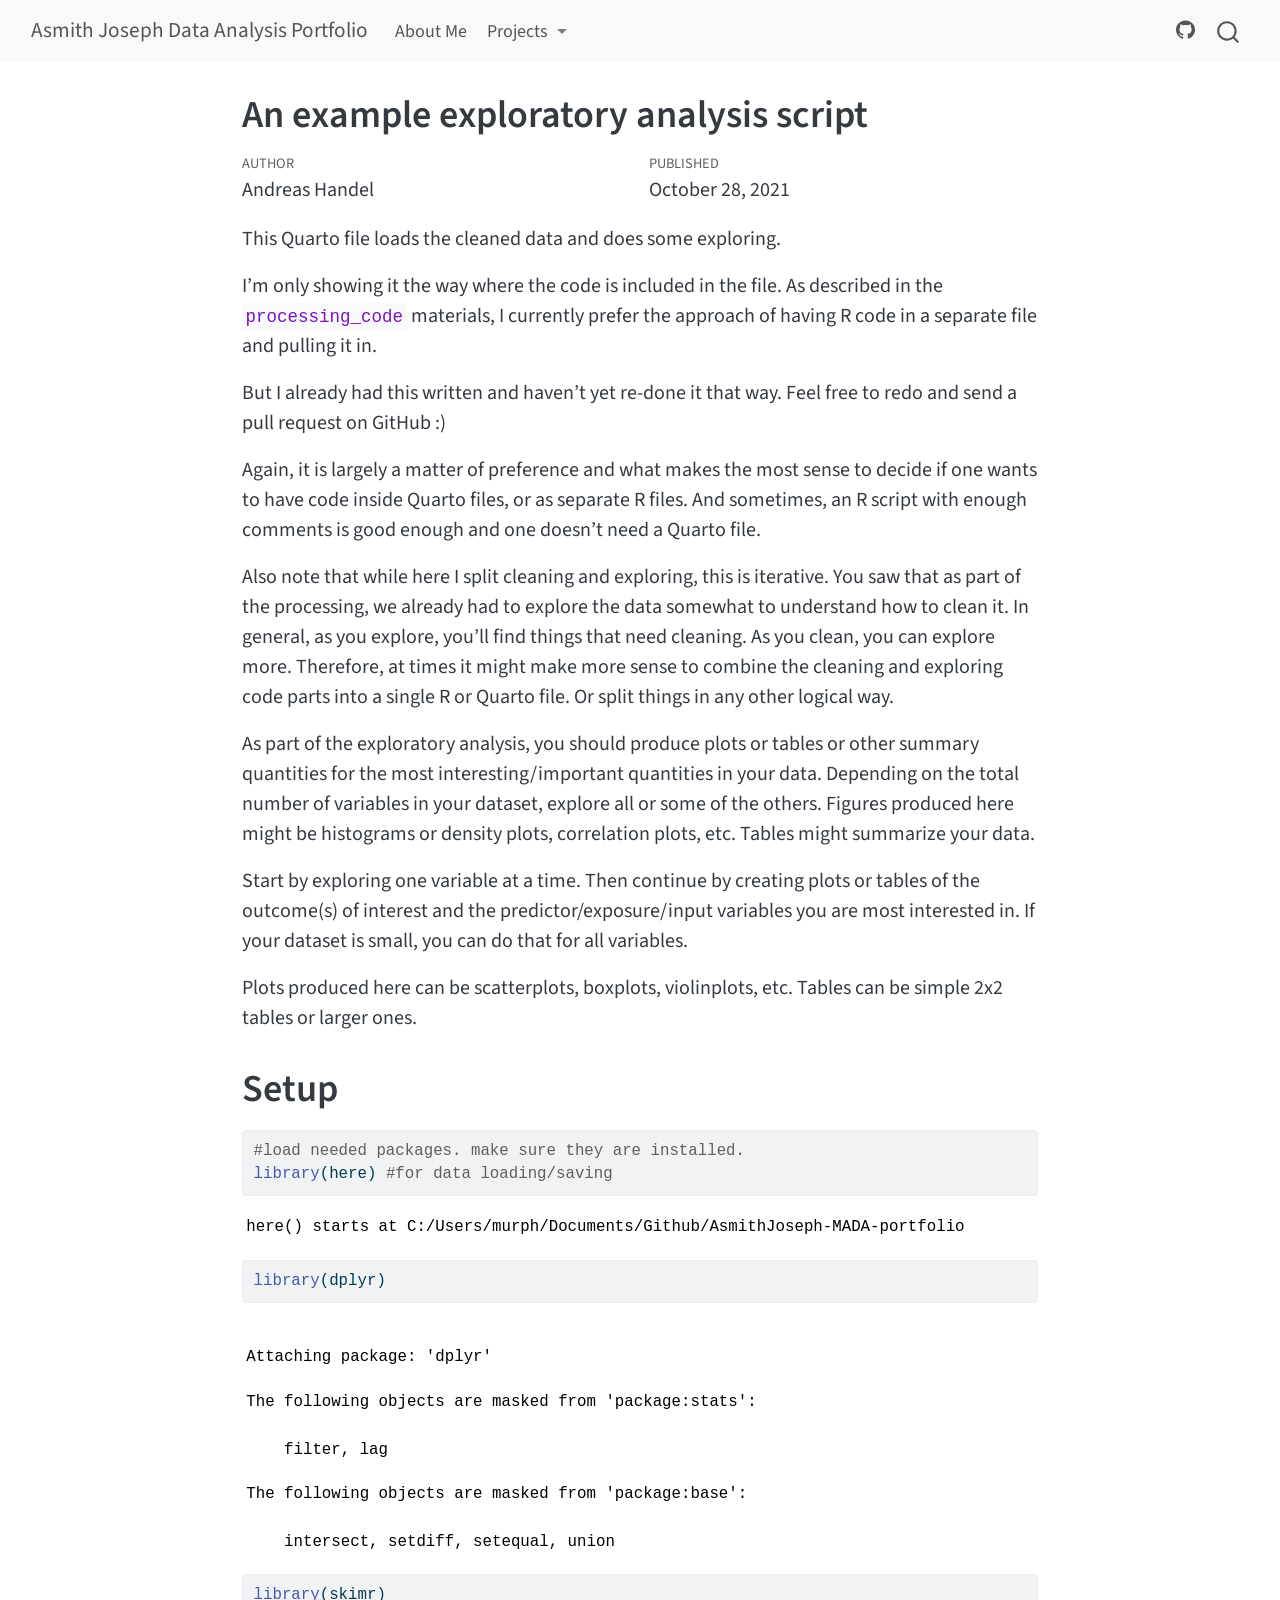
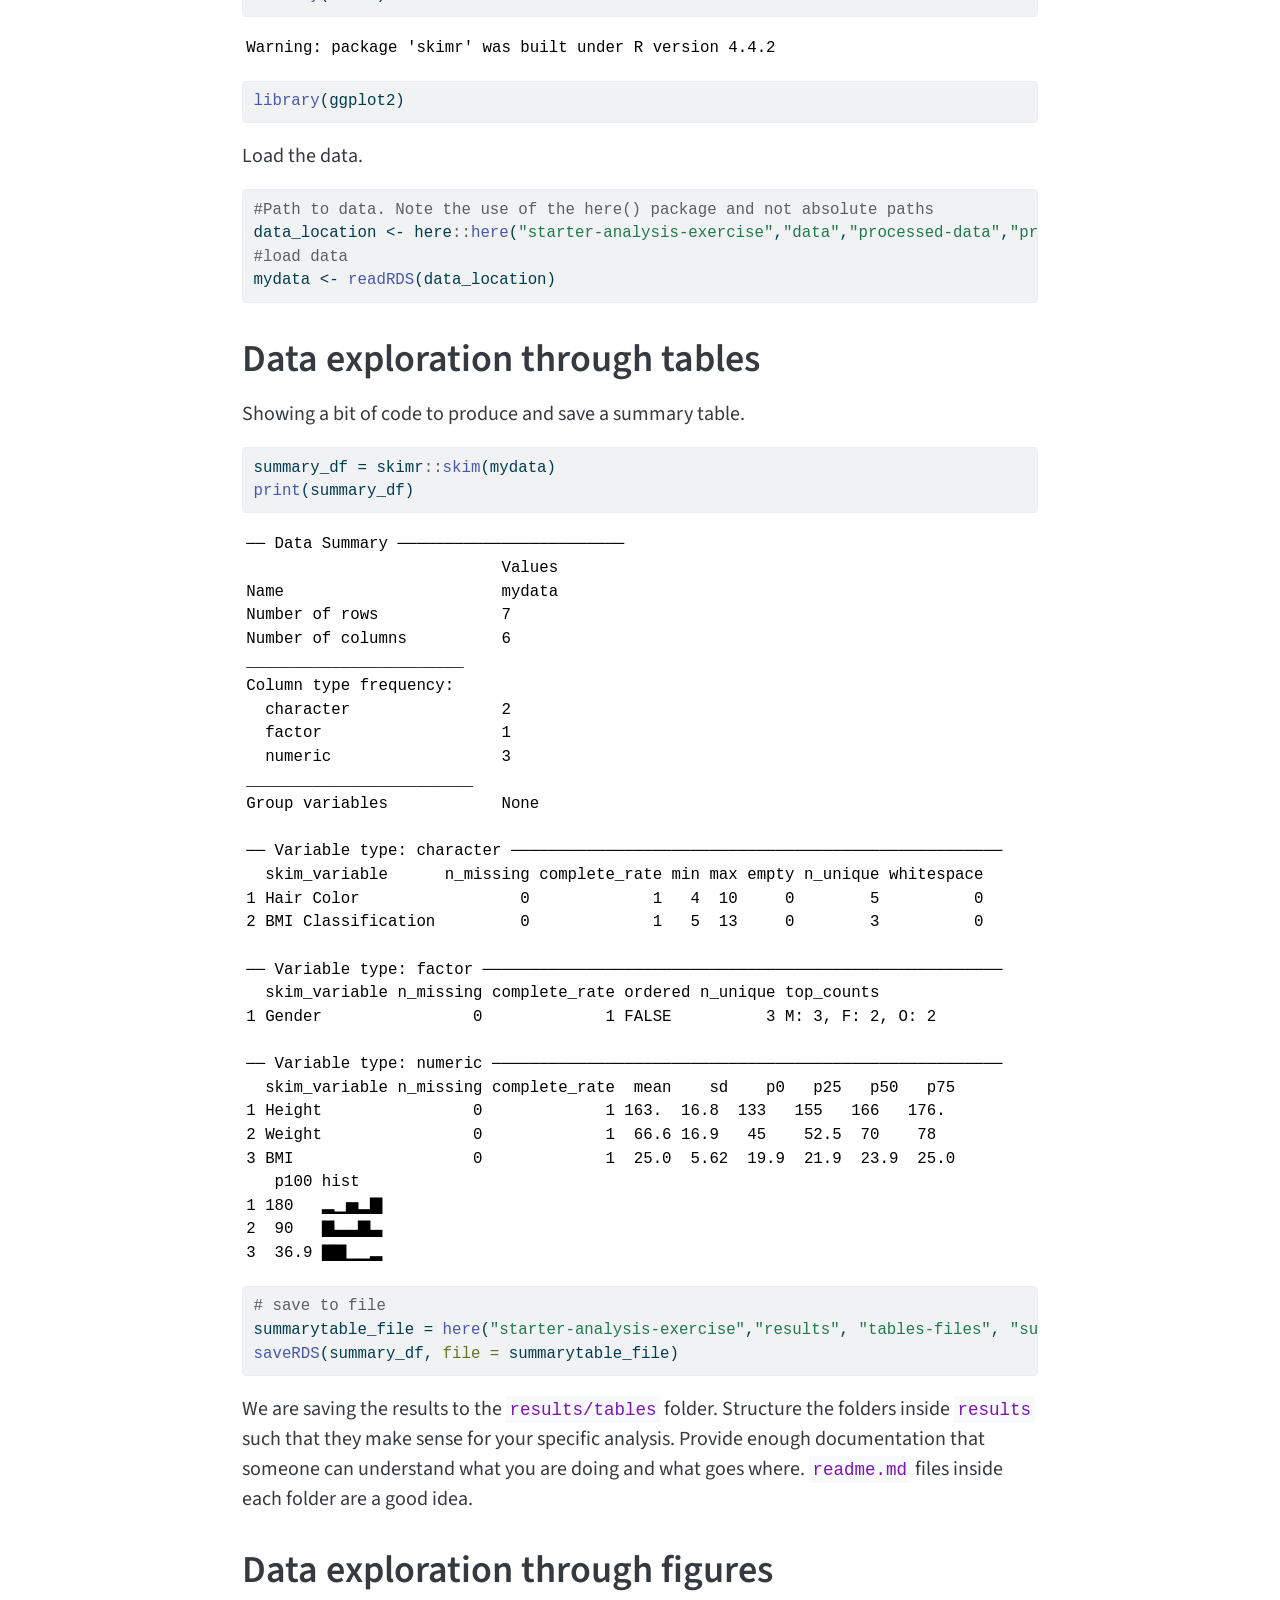
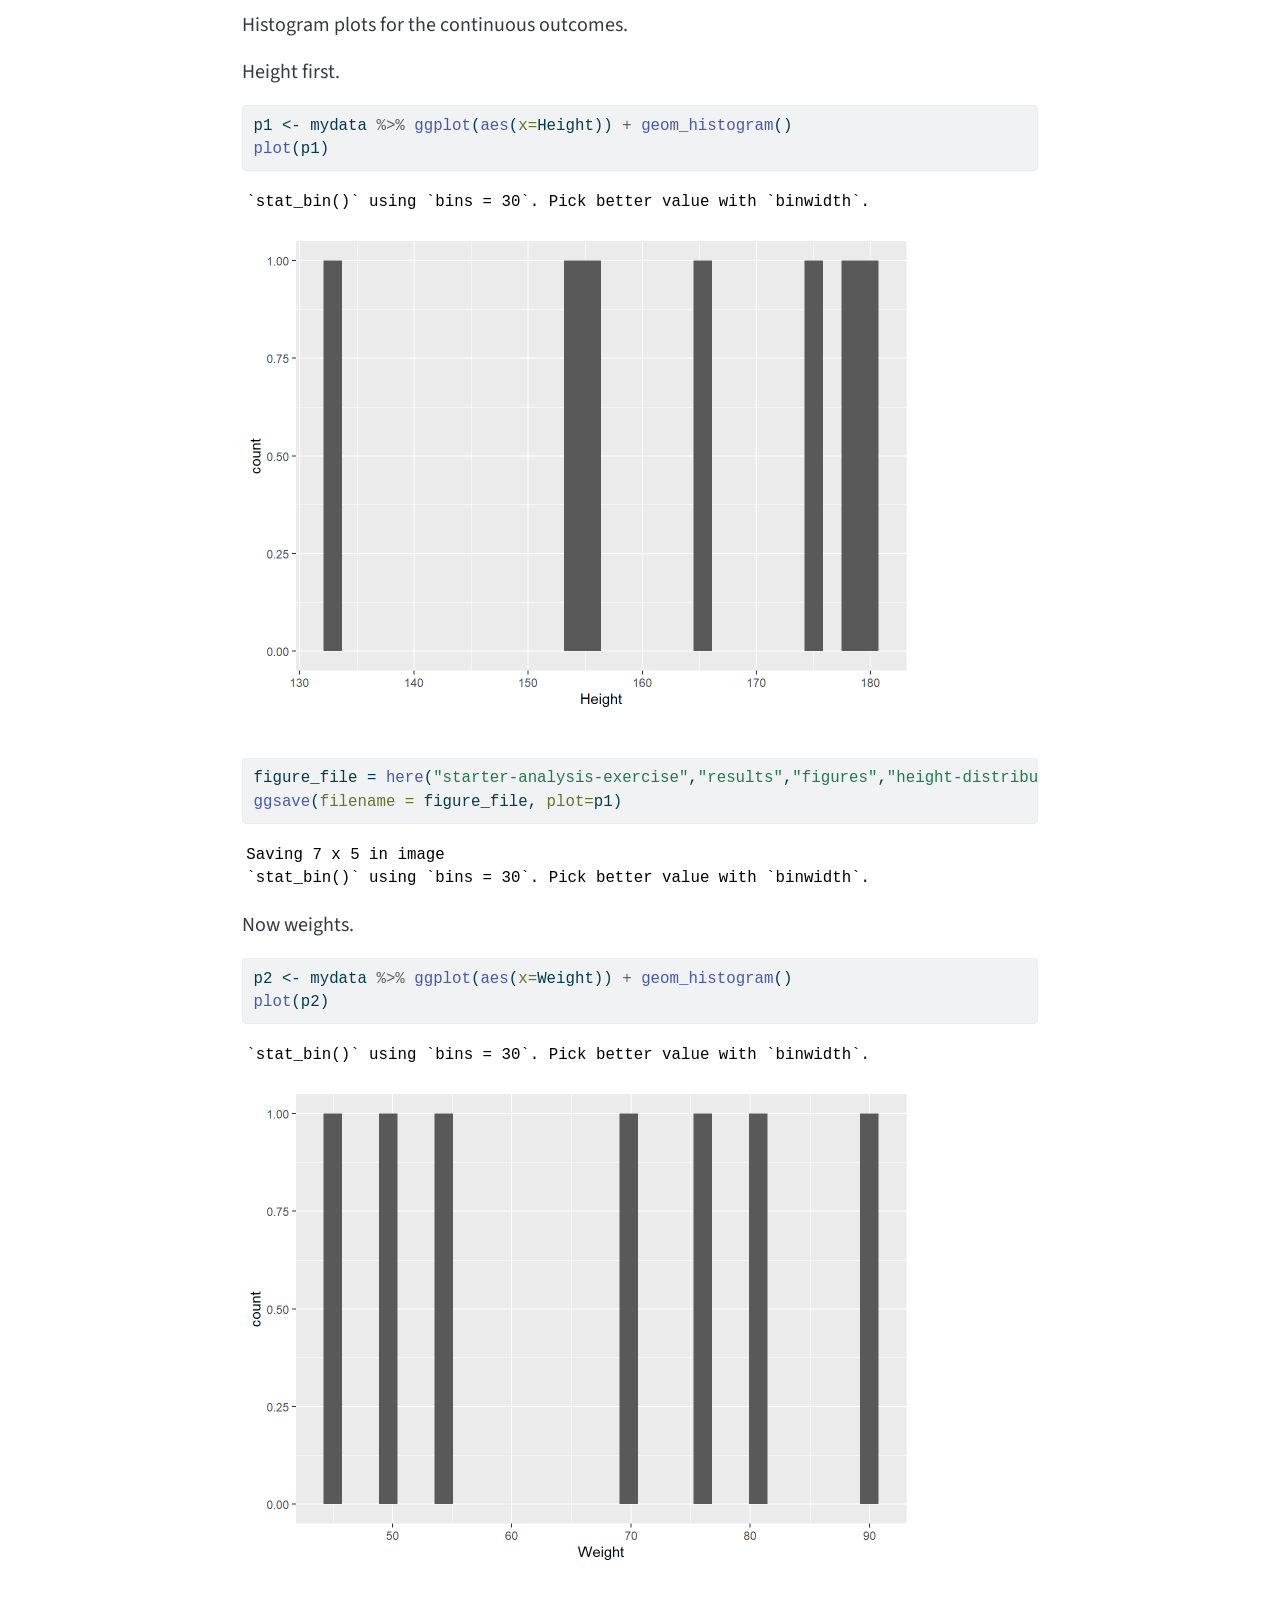
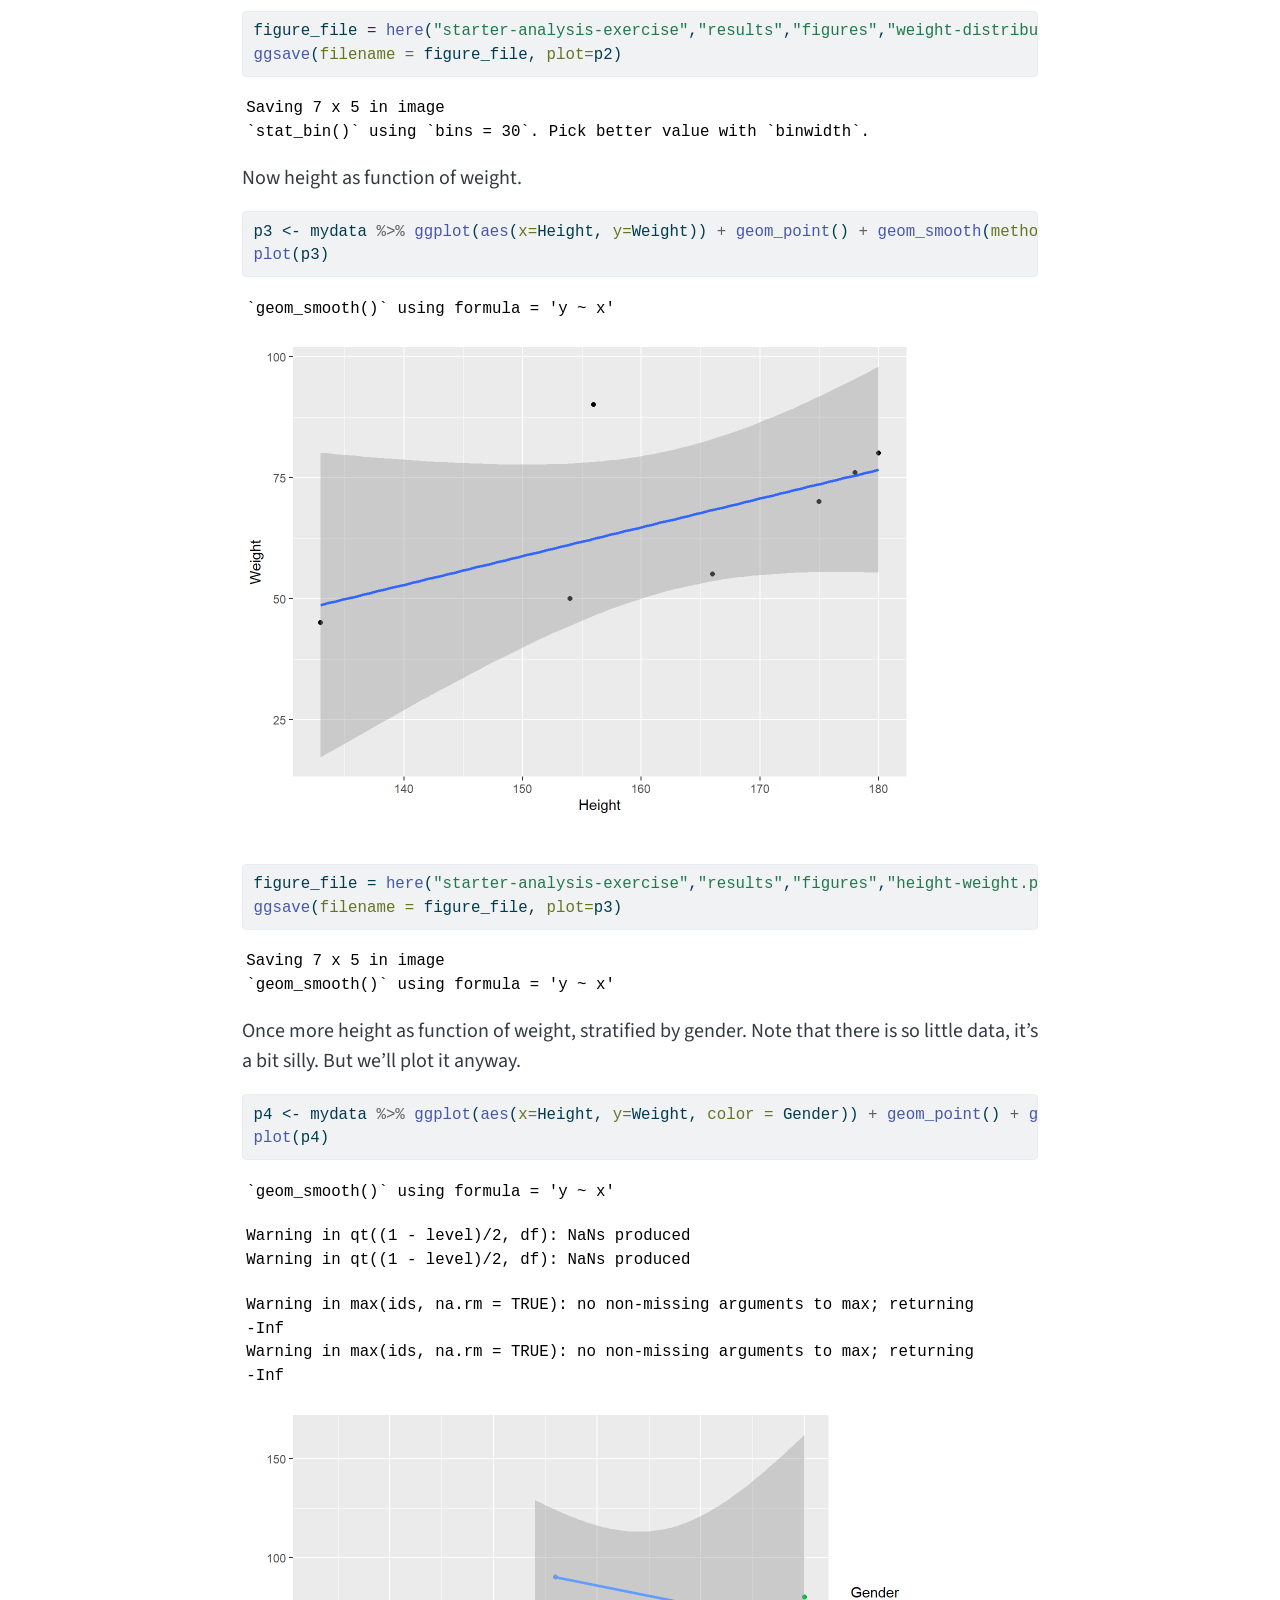
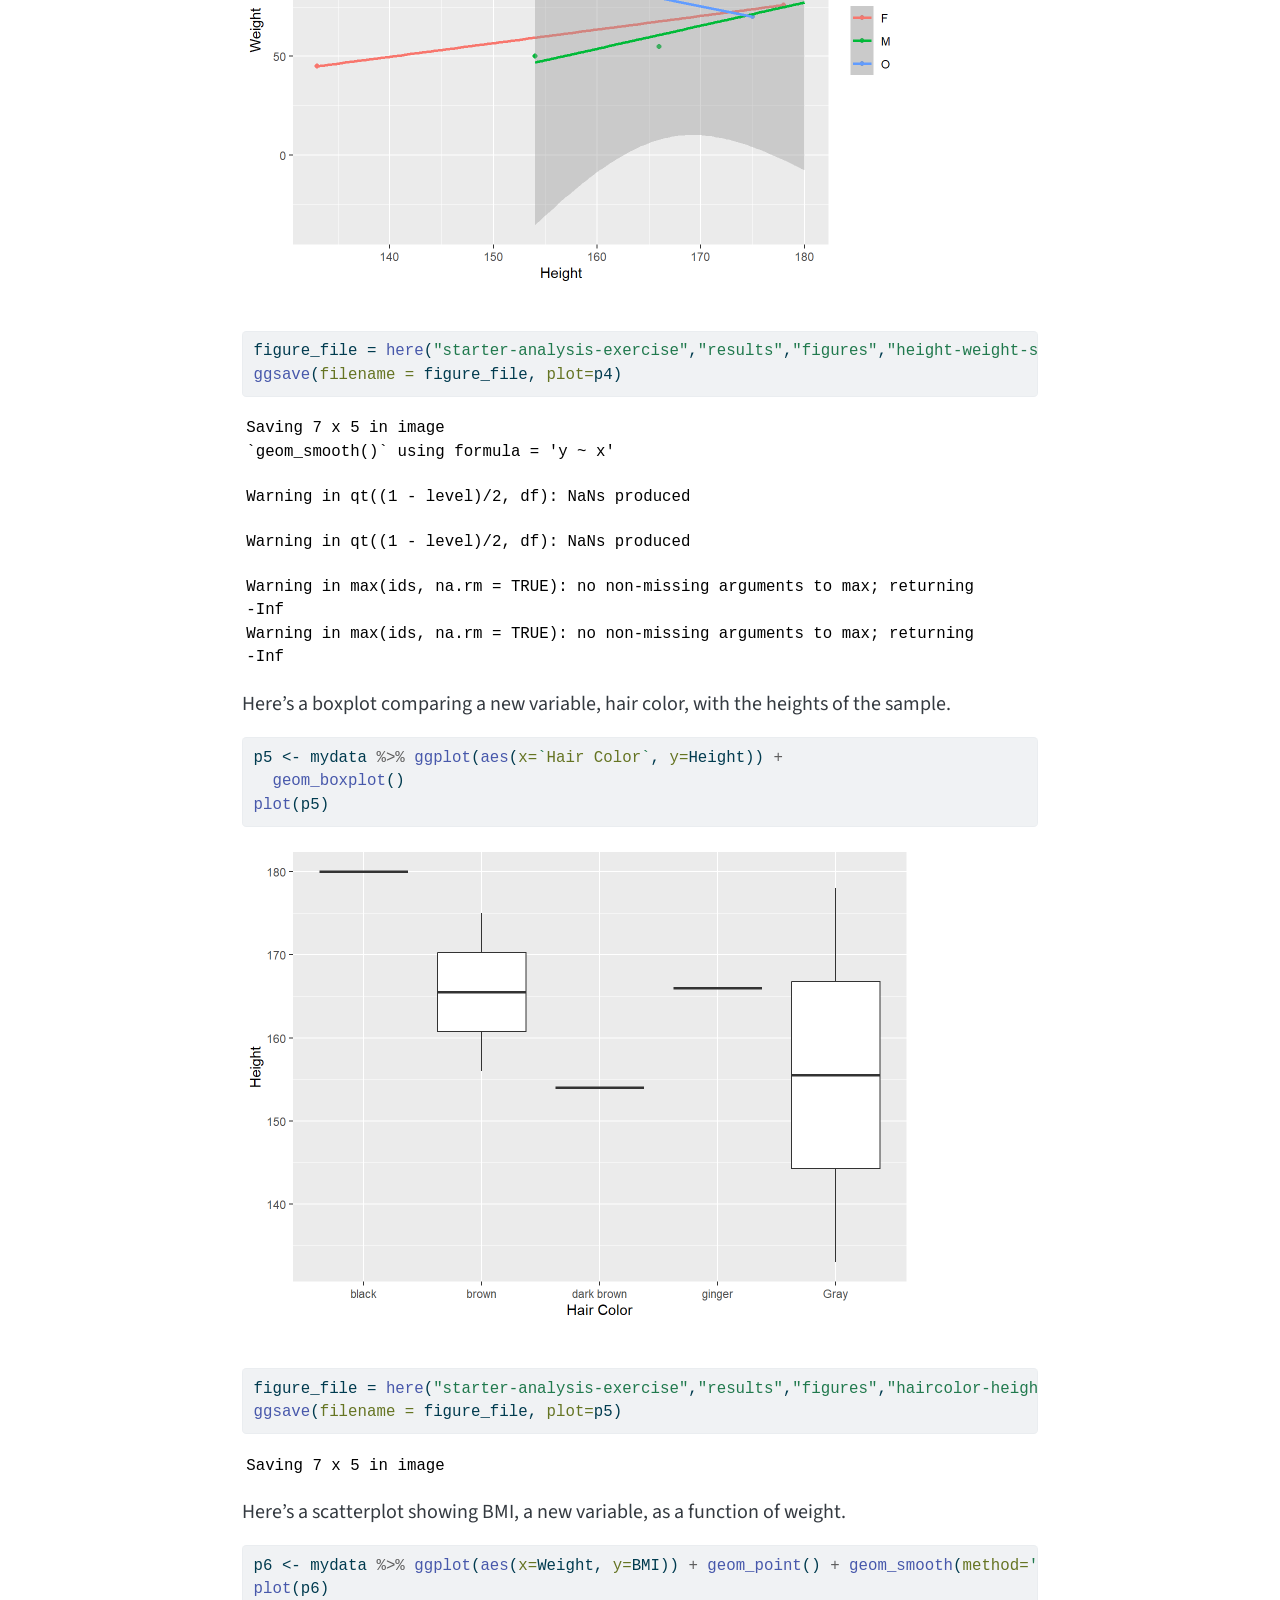
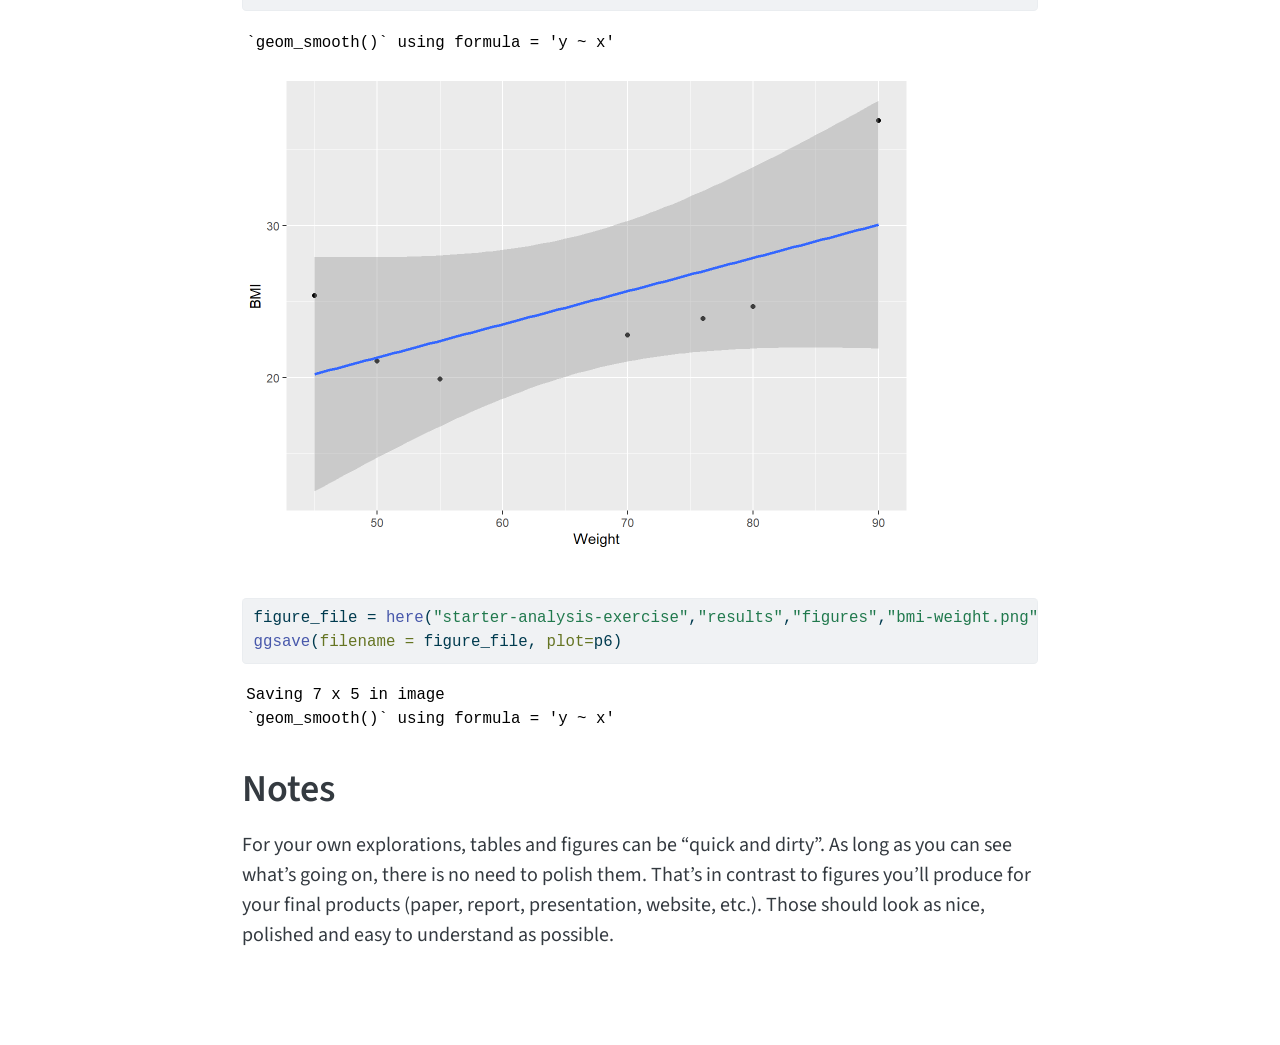
<file: docs/starter-analysis-exercise/code/eda-code/eda2.html>
<!DOCTYPE html>
<html xmlns="http://www.w3.org/1999/xhtml" lang="en" xml:lang="en"><head>

<meta charset="utf-8">
<meta name="generator" content="quarto-1.5.57">

<meta name="viewport" content="width=device-width, initial-scale=1.0, user-scalable=yes">

<meta name="author" content="Andreas Handel">
<meta name="dcterms.date" content="2021-10-28">

<title>An example exploratory analysis script – Asmith Joseph Data Analysis Portfolio</title>
<style>
code{white-space: pre-wrap;}
span.smallcaps{font-variant: small-caps;}
div.columns{display: flex; gap: min(4vw, 1.5em);}
div.column{flex: auto; overflow-x: auto;}
div.hanging-indent{margin-left: 1.5em; text-indent: -1.5em;}
ul.task-list{list-style: none;}
ul.task-list li input[type="checkbox"] {
  width: 0.8em;
  margin: 0 0.8em 0.2em -1em; /* quarto-specific, see https://github.com/quarto-dev/quarto-cli/issues/4556 */ 
  vertical-align: middle;
}
/* CSS for syntax highlighting */
pre > code.sourceCode { white-space: pre; position: relative; }
pre > code.sourceCode > span { line-height: 1.25; }
pre > code.sourceCode > span:empty { height: 1.2em; }
.sourceCode { overflow: visible; }
code.sourceCode > span { color: inherit; text-decoration: inherit; }
div.sourceCode { margin: 1em 0; }
pre.sourceCode { margin: 0; }
@media screen {
div.sourceCode { overflow: auto; }
}
@media print {
pre > code.sourceCode { white-space: pre-wrap; }
pre > code.sourceCode > span { display: inline-block; text-indent: -5em; padding-left: 5em; }
}
pre.numberSource code
  { counter-reset: source-line 0; }
pre.numberSource code > span
  { position: relative; left: -4em; counter-increment: source-line; }
pre.numberSource code > span > a:first-child::before
  { content: counter(source-line);
    position: relative; left: -1em; text-align: right; vertical-align: baseline;
    border: none; display: inline-block;
    -webkit-touch-callout: none; -webkit-user-select: none;
    -khtml-user-select: none; -moz-user-select: none;
    -ms-user-select: none; user-select: none;
    padding: 0 4px; width: 4em;
  }
pre.numberSource { margin-left: 3em;  padding-left: 4px; }
div.sourceCode
  {   }
@media screen {
pre > code.sourceCode > span > a:first-child::before { text-decoration: underline; }
}
</style>


<script src="../../../site_libs/quarto-nav/quarto-nav.js"></script>
<script src="../../../site_libs/quarto-nav/headroom.min.js"></script>
<script src="../../../site_libs/clipboard/clipboard.min.js"></script>
<script src="../../../site_libs/quarto-search/autocomplete.umd.js"></script>
<script src="../../../site_libs/quarto-search/fuse.min.js"></script>
<script src="../../../site_libs/quarto-search/quarto-search.js"></script>
<meta name="quarto:offset" content="../../../">
<script src="../../../site_libs/quarto-html/quarto.js"></script>
<script src="../../../site_libs/quarto-html/popper.min.js"></script>
<script src="../../../site_libs/quarto-html/tippy.umd.min.js"></script>
<script src="../../../site_libs/quarto-html/anchor.min.js"></script>
<link href="../../../site_libs/quarto-html/tippy.css" rel="stylesheet">
<link href="../../../site_libs/quarto-html/quarto-syntax-highlighting.css" rel="stylesheet" id="quarto-text-highlighting-styles">
<script src="../../../site_libs/bootstrap/bootstrap.min.js"></script>
<link href="../../../site_libs/bootstrap/bootstrap-icons.css" rel="stylesheet">
<link href="../../../site_libs/bootstrap/bootstrap.min.css" rel="stylesheet" id="quarto-bootstrap" data-mode="light">
<script id="quarto-search-options" type="application/json">{
  "location": "navbar",
  "copy-button": false,
  "collapse-after": 3,
  "panel-placement": "end",
  "type": "overlay",
  "limit": 50,
  "keyboard-shortcut": [
    "f",
    "/",
    "s"
  ],
  "show-item-context": false,
  "language": {
    "search-no-results-text": "No results",
    "search-matching-documents-text": "matching documents",
    "search-copy-link-title": "Copy link to search",
    "search-hide-matches-text": "Hide additional matches",
    "search-more-match-text": "more match in this document",
    "search-more-matches-text": "more matches in this document",
    "search-clear-button-title": "Clear",
    "search-text-placeholder": "",
    "search-detached-cancel-button-title": "Cancel",
    "search-submit-button-title": "Submit",
    "search-label": "Search"
  }
}</script>


<link rel="stylesheet" href="../../../styles.css">
</head>

<body class="nav-fixed fullcontent">

<div id="quarto-search-results"></div>
  <header id="quarto-header" class="headroom fixed-top">
    <nav class="navbar navbar-expand-lg " data-bs-theme="dark">
      <div class="navbar-container container-fluid">
      <div class="navbar-brand-container mx-auto">
    <a class="navbar-brand" href="../../../index.html">
    <span class="navbar-title">Asmith Joseph Data Analysis Portfolio</span>
    </a>
  </div>
            <div id="quarto-search" class="" title="Search"></div>
          <button class="navbar-toggler" type="button" data-bs-toggle="collapse" data-bs-target="#navbarCollapse" aria-controls="navbarCollapse" role="menu" aria-expanded="false" aria-label="Toggle navigation" onclick="if (window.quartoToggleHeadroom) { window.quartoToggleHeadroom(); }">
  <span class="navbar-toggler-icon"></span>
</button>
          <div class="collapse navbar-collapse" id="navbarCollapse">
            <ul class="navbar-nav navbar-nav-scroll me-auto">
  <li class="nav-item">
    <a class="nav-link" href="../../../aboutme.html"> 
<span class="menu-text">About Me</span></a>
  </li>  
  <li class="nav-item dropdown ">
    <a class="nav-link dropdown-toggle" href="#" id="nav-menu-projects" role="link" data-bs-toggle="dropdown" aria-expanded="false">
 <span class="menu-text">Projects</span>
    </a>
    <ul class="dropdown-menu" aria-labelledby="nav-menu-projects">    
        <li>
    <a class="dropdown-item" href="../../../starter-analysis-exercise/products/report/starter-analysis-report.html">
 <span class="dropdown-text">Starter Analysis Exercise</span></a>
  </li>  
        <li>
    <a class="dropdown-item" href="../../../coding-exercise/coding-exercise.html">
 <span class="dropdown-text">R Coding Exercise</span></a>
  </li>  
    </ul>
  </li>
</ul>
            <ul class="navbar-nav navbar-nav-scroll ms-auto">
  <li class="nav-item compact">
    <a class="nav-link" href="https://github.com/Asmithj/AsmithJoseph-MADA-portfolio"> <i class="bi bi-github" role="img">
</i> 
<span class="menu-text"></span></a>
  </li>  
</ul>
          </div> <!-- /navcollapse -->
            <div class="quarto-navbar-tools">
</div>
      </div> <!-- /container-fluid -->
    </nav>
</header>
<!-- content -->
<div id="quarto-content" class="quarto-container page-columns page-rows-contents page-layout-article page-navbar">
<!-- sidebar -->
<!-- margin-sidebar -->
    
<!-- main -->
<main class="content" id="quarto-document-content">

<header id="title-block-header" class="quarto-title-block default">
<div class="quarto-title">
<h1 class="title">An example exploratory analysis script</h1>
</div>



<div class="quarto-title-meta">

    <div>
    <div class="quarto-title-meta-heading">Author</div>
    <div class="quarto-title-meta-contents">
             <p>Andreas Handel </p>
          </div>
  </div>
    
    <div>
    <div class="quarto-title-meta-heading">Published</div>
    <div class="quarto-title-meta-contents">
      <p class="date">October 28, 2021</p>
    </div>
  </div>
  
    
  </div>
  


</header>


<p>This Quarto file loads the cleaned data and does some exploring.</p>
<p>I’m only showing it the way where the code is included in the file. As described in the <code>processing_code</code> materials, I currently prefer the approach of having R code in a separate file and pulling it in.</p>
<p>But I already had this written and haven’t yet re-done it that way. Feel free to redo and send a pull request on GitHub :)</p>
<p>Again, it is largely a matter of preference and what makes the most sense to decide if one wants to have code inside Quarto files, or as separate R files. And sometimes, an R script with enough comments is good enough and one doesn’t need a Quarto file.</p>
<p>Also note that while here I split cleaning and exploring, this is iterative. You saw that as part of the processing, we already had to explore the data somewhat to understand how to clean it. In general, as you explore, you’ll find things that need cleaning. As you clean, you can explore more. Therefore, at times it might make more sense to combine the cleaning and exploring code parts into a single R or Quarto file. Or split things in any other logical way.</p>
<p>As part of the exploratory analysis, you should produce plots or tables or other summary quantities for the most interesting/important quantities in your data. Depending on the total number of variables in your dataset, explore all or some of the others. Figures produced here might be histograms or density plots, correlation plots, etc. Tables might summarize your data.</p>
<p>Start by exploring one variable at a time. Then continue by creating plots or tables of the outcome(s) of interest and the predictor/exposure/input variables you are most interested in. If your dataset is small, you can do that for all variables.</p>
<p>Plots produced here can be scatterplots, boxplots, violinplots, etc. Tables can be simple 2x2 tables or larger ones.</p>
<section id="setup" class="level1">
<h1>Setup</h1>
<div class="cell">
<div class="sourceCode cell-code" id="cb1"><pre class="sourceCode r code-with-copy"><code class="sourceCode r"><span id="cb1-1"><a href="#cb1-1" aria-hidden="true" tabindex="-1"></a><span class="co">#load needed packages. make sure they are installed.</span></span>
<span id="cb1-2"><a href="#cb1-2" aria-hidden="true" tabindex="-1"></a><span class="fu">library</span>(here) <span class="co">#for data loading/saving</span></span></code><button title="Copy to Clipboard" class="code-copy-button"><i class="bi"></i></button></pre></div>
<div class="cell-output cell-output-stderr">
<pre><code>here() starts at C:/Users/murph/Documents/Github/AsmithJoseph-MADA-portfolio</code></pre>
</div>
<div class="sourceCode cell-code" id="cb3"><pre class="sourceCode r code-with-copy"><code class="sourceCode r"><span id="cb3-1"><a href="#cb3-1" aria-hidden="true" tabindex="-1"></a><span class="fu">library</span>(dplyr)</span></code><button title="Copy to Clipboard" class="code-copy-button"><i class="bi"></i></button></pre></div>
<div class="cell-output cell-output-stderr">
<pre><code>
Attaching package: 'dplyr'</code></pre>
</div>
<div class="cell-output cell-output-stderr">
<pre><code>The following objects are masked from 'package:stats':

    filter, lag</code></pre>
</div>
<div class="cell-output cell-output-stderr">
<pre><code>The following objects are masked from 'package:base':

    intersect, setdiff, setequal, union</code></pre>
</div>
<div class="sourceCode cell-code" id="cb7"><pre class="sourceCode r code-with-copy"><code class="sourceCode r"><span id="cb7-1"><a href="#cb7-1" aria-hidden="true" tabindex="-1"></a><span class="fu">library</span>(skimr)</span></code><button title="Copy to Clipboard" class="code-copy-button"><i class="bi"></i></button></pre></div>
<div class="cell-output cell-output-stderr">
<pre><code>Warning: package 'skimr' was built under R version 4.4.2</code></pre>
</div>
<div class="sourceCode cell-code" id="cb9"><pre class="sourceCode r code-with-copy"><code class="sourceCode r"><span id="cb9-1"><a href="#cb9-1" aria-hidden="true" tabindex="-1"></a><span class="fu">library</span>(ggplot2)</span></code><button title="Copy to Clipboard" class="code-copy-button"><i class="bi"></i></button></pre></div>
</div>
<p>Load the data.</p>
<div class="cell">
<div class="sourceCode cell-code" id="cb10"><pre class="sourceCode r code-with-copy"><code class="sourceCode r"><span id="cb10-1"><a href="#cb10-1" aria-hidden="true" tabindex="-1"></a><span class="co">#Path to data. Note the use of the here() package and not absolute paths</span></span>
<span id="cb10-2"><a href="#cb10-2" aria-hidden="true" tabindex="-1"></a>data_location <span class="ot">&lt;-</span> here<span class="sc">::</span><span class="fu">here</span>(<span class="st">"starter-analysis-exercise"</span>,<span class="st">"data"</span>,<span class="st">"processed-data"</span>,<span class="st">"processeddata2.rds"</span>)</span>
<span id="cb10-3"><a href="#cb10-3" aria-hidden="true" tabindex="-1"></a><span class="co">#load data</span></span>
<span id="cb10-4"><a href="#cb10-4" aria-hidden="true" tabindex="-1"></a>mydata <span class="ot">&lt;-</span> <span class="fu">readRDS</span>(data_location)</span></code><button title="Copy to Clipboard" class="code-copy-button"><i class="bi"></i></button></pre></div>
</div>
</section>
<section id="data-exploration-through-tables" class="level1">
<h1>Data exploration through tables</h1>
<p>Showing a bit of code to produce and save a summary table.</p>
<div class="cell">
<div class="sourceCode cell-code" id="cb11"><pre class="sourceCode r code-with-copy"><code class="sourceCode r"><span id="cb11-1"><a href="#cb11-1" aria-hidden="true" tabindex="-1"></a>summary_df <span class="ot">=</span> skimr<span class="sc">::</span><span class="fu">skim</span>(mydata)</span>
<span id="cb11-2"><a href="#cb11-2" aria-hidden="true" tabindex="-1"></a><span class="fu">print</span>(summary_df)</span></code><button title="Copy to Clipboard" class="code-copy-button"><i class="bi"></i></button></pre></div>
<div class="cell-output cell-output-stdout">
<pre><code>── Data Summary ────────────────────────
                           Values
Name                       mydata
Number of rows             7     
Number of columns          6     
_______________________          
Column type frequency:           
  character                2     
  factor                   1     
  numeric                  3     
________________________         
Group variables            None  

── Variable type: character ────────────────────────────────────────────────────
  skim_variable      n_missing complete_rate min max empty n_unique whitespace
1 Hair Color                 0             1   4  10     0        5          0
2 BMI Classification         0             1   5  13     0        3          0

── Variable type: factor ───────────────────────────────────────────────────────
  skim_variable n_missing complete_rate ordered n_unique top_counts      
1 Gender                0             1 FALSE          3 M: 3, F: 2, O: 2

── Variable type: numeric ──────────────────────────────────────────────────────
  skim_variable n_missing complete_rate  mean    sd    p0   p25   p50   p75
1 Height                0             1 163.  16.8  133   155   166   176. 
2 Weight                0             1  66.6 16.9   45    52.5  70    78  
3 BMI                   0             1  25.0  5.62  19.9  21.9  23.9  25.0
   p100 hist 
1 180   ▂▁▅▂▇
2  90   ▇▃▃▇▃
3  36.9 ▇▇▁▁▂</code></pre>
</div>
<div class="sourceCode cell-code" id="cb13"><pre class="sourceCode r code-with-copy"><code class="sourceCode r"><span id="cb13-1"><a href="#cb13-1" aria-hidden="true" tabindex="-1"></a><span class="co"># save to file</span></span>
<span id="cb13-2"><a href="#cb13-2" aria-hidden="true" tabindex="-1"></a>summarytable_file <span class="ot">=</span> <span class="fu">here</span>(<span class="st">"starter-analysis-exercise"</span>,<span class="st">"results"</span>, <span class="st">"tables-files"</span>, <span class="st">"summarytable.rds"</span>)</span>
<span id="cb13-3"><a href="#cb13-3" aria-hidden="true" tabindex="-1"></a><span class="fu">saveRDS</span>(summary_df, <span class="at">file =</span> summarytable_file)</span></code><button title="Copy to Clipboard" class="code-copy-button"><i class="bi"></i></button></pre></div>
</div>
<p>We are saving the results to the <code>results/tables</code> folder. Structure the folders inside <code>results</code> such that they make sense for your specific analysis. Provide enough documentation that someone can understand what you are doing and what goes where. <code>readme.md</code> files inside each folder are a good idea.</p>
</section>
<section id="data-exploration-through-figures" class="level1">
<h1>Data exploration through figures</h1>
<p>Histogram plots for the continuous outcomes.</p>
<p>Height first.</p>
<div class="cell">
<div class="sourceCode cell-code" id="cb14"><pre class="sourceCode r code-with-copy"><code class="sourceCode r"><span id="cb14-1"><a href="#cb14-1" aria-hidden="true" tabindex="-1"></a>p1 <span class="ot">&lt;-</span> mydata <span class="sc">%&gt;%</span> <span class="fu">ggplot</span>(<span class="fu">aes</span>(<span class="at">x=</span>Height)) <span class="sc">+</span> <span class="fu">geom_histogram</span>() </span>
<span id="cb14-2"><a href="#cb14-2" aria-hidden="true" tabindex="-1"></a><span class="fu">plot</span>(p1)</span></code><button title="Copy to Clipboard" class="code-copy-button"><i class="bi"></i></button></pre></div>
<div class="cell-output cell-output-stderr">
<pre><code>`stat_bin()` using `bins = 30`. Pick better value with `binwidth`.</code></pre>
</div>
<div class="cell-output-display">
<div>
<figure class="figure">
<p><img src="eda2_files/figure-html/unnamed-chunk-4-1.png" class="img-fluid figure-img" width="672"></p>
</figure>
</div>
</div>
<div class="sourceCode cell-code" id="cb16"><pre class="sourceCode r code-with-copy"><code class="sourceCode r"><span id="cb16-1"><a href="#cb16-1" aria-hidden="true" tabindex="-1"></a>figure_file <span class="ot">=</span> <span class="fu">here</span>(<span class="st">"starter-analysis-exercise"</span>,<span class="st">"results"</span>,<span class="st">"figures"</span>,<span class="st">"height-distribution.png"</span>)</span>
<span id="cb16-2"><a href="#cb16-2" aria-hidden="true" tabindex="-1"></a><span class="fu">ggsave</span>(<span class="at">filename =</span> figure_file, <span class="at">plot=</span>p1) </span></code><button title="Copy to Clipboard" class="code-copy-button"><i class="bi"></i></button></pre></div>
<div class="cell-output cell-output-stderr">
<pre><code>Saving 7 x 5 in image
`stat_bin()` using `bins = 30`. Pick better value with `binwidth`.</code></pre>
</div>
</div>
<p>Now weights.</p>
<div class="cell">
<div class="sourceCode cell-code" id="cb18"><pre class="sourceCode r code-with-copy"><code class="sourceCode r"><span id="cb18-1"><a href="#cb18-1" aria-hidden="true" tabindex="-1"></a>p2 <span class="ot">&lt;-</span> mydata <span class="sc">%&gt;%</span> <span class="fu">ggplot</span>(<span class="fu">aes</span>(<span class="at">x=</span>Weight)) <span class="sc">+</span> <span class="fu">geom_histogram</span>() </span>
<span id="cb18-2"><a href="#cb18-2" aria-hidden="true" tabindex="-1"></a><span class="fu">plot</span>(p2)</span></code><button title="Copy to Clipboard" class="code-copy-button"><i class="bi"></i></button></pre></div>
<div class="cell-output cell-output-stderr">
<pre><code>`stat_bin()` using `bins = 30`. Pick better value with `binwidth`.</code></pre>
</div>
<div class="cell-output-display">
<div>
<figure class="figure">
<p><img src="eda2_files/figure-html/unnamed-chunk-5-1.png" class="img-fluid figure-img" width="672"></p>
</figure>
</div>
</div>
<div class="sourceCode cell-code" id="cb20"><pre class="sourceCode r code-with-copy"><code class="sourceCode r"><span id="cb20-1"><a href="#cb20-1" aria-hidden="true" tabindex="-1"></a>figure_file <span class="ot">=</span> <span class="fu">here</span>(<span class="st">"starter-analysis-exercise"</span>,<span class="st">"results"</span>,<span class="st">"figures"</span>,<span class="st">"weight-distribution.png"</span>)</span>
<span id="cb20-2"><a href="#cb20-2" aria-hidden="true" tabindex="-1"></a><span class="fu">ggsave</span>(<span class="at">filename =</span> figure_file, <span class="at">plot=</span>p2) </span></code><button title="Copy to Clipboard" class="code-copy-button"><i class="bi"></i></button></pre></div>
<div class="cell-output cell-output-stderr">
<pre><code>Saving 7 x 5 in image
`stat_bin()` using `bins = 30`. Pick better value with `binwidth`.</code></pre>
</div>
</div>
<p>Now height as function of weight.</p>
<div class="cell">
<div class="sourceCode cell-code" id="cb22"><pre class="sourceCode r code-with-copy"><code class="sourceCode r"><span id="cb22-1"><a href="#cb22-1" aria-hidden="true" tabindex="-1"></a>p3 <span class="ot">&lt;-</span> mydata <span class="sc">%&gt;%</span> <span class="fu">ggplot</span>(<span class="fu">aes</span>(<span class="at">x=</span>Height, <span class="at">y=</span>Weight)) <span class="sc">+</span> <span class="fu">geom_point</span>() <span class="sc">+</span> <span class="fu">geom_smooth</span>(<span class="at">method=</span><span class="st">'lm'</span>)</span>
<span id="cb22-2"><a href="#cb22-2" aria-hidden="true" tabindex="-1"></a><span class="fu">plot</span>(p3)</span></code><button title="Copy to Clipboard" class="code-copy-button"><i class="bi"></i></button></pre></div>
<div class="cell-output cell-output-stderr">
<pre><code>`geom_smooth()` using formula = 'y ~ x'</code></pre>
</div>
<div class="cell-output-display">
<div>
<figure class="figure">
<p><img src="eda2_files/figure-html/unnamed-chunk-6-1.png" class="img-fluid figure-img" width="672"></p>
</figure>
</div>
</div>
<div class="sourceCode cell-code" id="cb24"><pre class="sourceCode r code-with-copy"><code class="sourceCode r"><span id="cb24-1"><a href="#cb24-1" aria-hidden="true" tabindex="-1"></a>figure_file <span class="ot">=</span> <span class="fu">here</span>(<span class="st">"starter-analysis-exercise"</span>,<span class="st">"results"</span>,<span class="st">"figures"</span>,<span class="st">"height-weight.png"</span>)</span>
<span id="cb24-2"><a href="#cb24-2" aria-hidden="true" tabindex="-1"></a><span class="fu">ggsave</span>(<span class="at">filename =</span> figure_file, <span class="at">plot=</span>p3) </span></code><button title="Copy to Clipboard" class="code-copy-button"><i class="bi"></i></button></pre></div>
<div class="cell-output cell-output-stderr">
<pre><code>Saving 7 x 5 in image
`geom_smooth()` using formula = 'y ~ x'</code></pre>
</div>
</div>
<p>Once more height as function of weight, stratified by gender. Note that there is so little data, it’s a bit silly. But we’ll plot it anyway.</p>
<div class="cell">
<div class="sourceCode cell-code" id="cb26"><pre class="sourceCode r code-with-copy"><code class="sourceCode r"><span id="cb26-1"><a href="#cb26-1" aria-hidden="true" tabindex="-1"></a>p4 <span class="ot">&lt;-</span> mydata <span class="sc">%&gt;%</span> <span class="fu">ggplot</span>(<span class="fu">aes</span>(<span class="at">x=</span>Height, <span class="at">y=</span>Weight, <span class="at">color =</span> Gender)) <span class="sc">+</span> <span class="fu">geom_point</span>() <span class="sc">+</span> <span class="fu">geom_smooth</span>(<span class="at">method=</span><span class="st">'lm'</span>)</span>
<span id="cb26-2"><a href="#cb26-2" aria-hidden="true" tabindex="-1"></a><span class="fu">plot</span>(p4)</span></code><button title="Copy to Clipboard" class="code-copy-button"><i class="bi"></i></button></pre></div>
<div class="cell-output cell-output-stderr">
<pre><code>`geom_smooth()` using formula = 'y ~ x'</code></pre>
</div>
<div class="cell-output cell-output-stderr">
<pre><code>Warning in qt((1 - level)/2, df): NaNs produced
Warning in qt((1 - level)/2, df): NaNs produced</code></pre>
</div>
<div class="cell-output cell-output-stderr">
<pre><code>Warning in max(ids, na.rm = TRUE): no non-missing arguments to max; returning
-Inf
Warning in max(ids, na.rm = TRUE): no non-missing arguments to max; returning
-Inf</code></pre>
</div>
<div class="cell-output-display">
<div>
<figure class="figure">
<p><img src="eda2_files/figure-html/unnamed-chunk-7-1.png" class="img-fluid figure-img" width="672"></p>
</figure>
</div>
</div>
<div class="sourceCode cell-code" id="cb30"><pre class="sourceCode r code-with-copy"><code class="sourceCode r"><span id="cb30-1"><a href="#cb30-1" aria-hidden="true" tabindex="-1"></a>figure_file <span class="ot">=</span> <span class="fu">here</span>(<span class="st">"starter-analysis-exercise"</span>,<span class="st">"results"</span>,<span class="st">"figures"</span>,<span class="st">"height-weight-stratified.png"</span>)</span>
<span id="cb30-2"><a href="#cb30-2" aria-hidden="true" tabindex="-1"></a><span class="fu">ggsave</span>(<span class="at">filename =</span> figure_file, <span class="at">plot=</span>p4) </span></code><button title="Copy to Clipboard" class="code-copy-button"><i class="bi"></i></button></pre></div>
<div class="cell-output cell-output-stderr">
<pre><code>Saving 7 x 5 in image
`geom_smooth()` using formula = 'y ~ x'</code></pre>
</div>
<div class="cell-output cell-output-stderr">
<pre><code>Warning in qt((1 - level)/2, df): NaNs produced</code></pre>
</div>
<div class="cell-output cell-output-stderr">
<pre><code>Warning in qt((1 - level)/2, df): NaNs produced</code></pre>
</div>
<div class="cell-output cell-output-stderr">
<pre><code>Warning in max(ids, na.rm = TRUE): no non-missing arguments to max; returning
-Inf
Warning in max(ids, na.rm = TRUE): no non-missing arguments to max; returning
-Inf</code></pre>
</div>
</div>
<p>Here’s a boxplot comparing a new variable, hair color, with the heights of the sample.</p>
<div class="cell">
<div class="sourceCode cell-code" id="cb35"><pre class="sourceCode r code-with-copy"><code class="sourceCode r"><span id="cb35-1"><a href="#cb35-1" aria-hidden="true" tabindex="-1"></a>p5 <span class="ot">&lt;-</span> mydata <span class="sc">%&gt;%</span> <span class="fu">ggplot</span>(<span class="fu">aes</span>(<span class="at">x=</span><span class="st">`</span><span class="at">Hair Color</span><span class="st">`</span>, <span class="at">y=</span>Height)) <span class="sc">+</span> </span>
<span id="cb35-2"><a href="#cb35-2" aria-hidden="true" tabindex="-1"></a>  <span class="fu">geom_boxplot</span>()</span>
<span id="cb35-3"><a href="#cb35-3" aria-hidden="true" tabindex="-1"></a><span class="fu">plot</span>(p5)</span></code><button title="Copy to Clipboard" class="code-copy-button"><i class="bi"></i></button></pre></div>
<div class="cell-output-display">
<div>
<figure class="figure">
<p><img src="eda2_files/figure-html/unnamed-chunk-8-1.png" class="img-fluid figure-img" width="672"></p>
</figure>
</div>
</div>
<div class="sourceCode cell-code" id="cb36"><pre class="sourceCode r code-with-copy"><code class="sourceCode r"><span id="cb36-1"><a href="#cb36-1" aria-hidden="true" tabindex="-1"></a>figure_file <span class="ot">=</span> <span class="fu">here</span>(<span class="st">"starter-analysis-exercise"</span>,<span class="st">"results"</span>,<span class="st">"figures"</span>,<span class="st">"haircolor-height.png"</span>)</span>
<span id="cb36-2"><a href="#cb36-2" aria-hidden="true" tabindex="-1"></a><span class="fu">ggsave</span>(<span class="at">filename =</span> figure_file, <span class="at">plot=</span>p5) </span></code><button title="Copy to Clipboard" class="code-copy-button"><i class="bi"></i></button></pre></div>
<div class="cell-output cell-output-stderr">
<pre><code>Saving 7 x 5 in image</code></pre>
</div>
</div>
<p>Here’s a scatterplot showing BMI, a new variable, as a function of weight.</p>
<div class="cell">
<div class="sourceCode cell-code" id="cb38"><pre class="sourceCode r code-with-copy"><code class="sourceCode r"><span id="cb38-1"><a href="#cb38-1" aria-hidden="true" tabindex="-1"></a>p6 <span class="ot">&lt;-</span> mydata <span class="sc">%&gt;%</span> <span class="fu">ggplot</span>(<span class="fu">aes</span>(<span class="at">x=</span>Weight, <span class="at">y=</span>BMI)) <span class="sc">+</span> <span class="fu">geom_point</span>() <span class="sc">+</span> <span class="fu">geom_smooth</span>(<span class="at">method=</span><span class="st">'lm'</span>)</span>
<span id="cb38-2"><a href="#cb38-2" aria-hidden="true" tabindex="-1"></a><span class="fu">plot</span>(p6)</span></code><button title="Copy to Clipboard" class="code-copy-button"><i class="bi"></i></button></pre></div>
<div class="cell-output cell-output-stderr">
<pre><code>`geom_smooth()` using formula = 'y ~ x'</code></pre>
</div>
<div class="cell-output-display">
<div>
<figure class="figure">
<p><img src="eda2_files/figure-html/unnamed-chunk-9-1.png" class="img-fluid figure-img" width="672"></p>
</figure>
</div>
</div>
<div class="sourceCode cell-code" id="cb40"><pre class="sourceCode r code-with-copy"><code class="sourceCode r"><span id="cb40-1"><a href="#cb40-1" aria-hidden="true" tabindex="-1"></a>figure_file <span class="ot">=</span> <span class="fu">here</span>(<span class="st">"starter-analysis-exercise"</span>,<span class="st">"results"</span>,<span class="st">"figures"</span>,<span class="st">"bmi-weight.png"</span>)</span>
<span id="cb40-2"><a href="#cb40-2" aria-hidden="true" tabindex="-1"></a><span class="fu">ggsave</span>(<span class="at">filename =</span> figure_file, <span class="at">plot=</span>p6) </span></code><button title="Copy to Clipboard" class="code-copy-button"><i class="bi"></i></button></pre></div>
<div class="cell-output cell-output-stderr">
<pre><code>Saving 7 x 5 in image
`geom_smooth()` using formula = 'y ~ x'</code></pre>
</div>
</div>
</section>
<section id="notes" class="level1">
<h1>Notes</h1>
<p>For your own explorations, tables and figures can be “quick and dirty”. As long as you can see what’s going on, there is no need to polish them. That’s in contrast to figures you’ll produce for your final products (paper, report, presentation, website, etc.). Those should look as nice, polished and easy to understand as possible.</p>


</section>

</main> <!-- /main -->
<script id="quarto-html-after-body" type="application/javascript">
window.document.addEventListener("DOMContentLoaded", function (event) {
  const toggleBodyColorMode = (bsSheetEl) => {
    const mode = bsSheetEl.getAttribute("data-mode");
    const bodyEl = window.document.querySelector("body");
    if (mode === "dark") {
      bodyEl.classList.add("quarto-dark");
      bodyEl.classList.remove("quarto-light");
    } else {
      bodyEl.classList.add("quarto-light");
      bodyEl.classList.remove("quarto-dark");
    }
  }
  const toggleBodyColorPrimary = () => {
    const bsSheetEl = window.document.querySelector("link#quarto-bootstrap");
    if (bsSheetEl) {
      toggleBodyColorMode(bsSheetEl);
    }
  }
  toggleBodyColorPrimary();  
  const icon = "";
  const anchorJS = new window.AnchorJS();
  anchorJS.options = {
    placement: 'right',
    icon: icon
  };
  anchorJS.add('.anchored');
  const isCodeAnnotation = (el) => {
    for (const clz of el.classList) {
      if (clz.startsWith('code-annotation-')) {                     
        return true;
      }
    }
    return false;
  }
  const onCopySuccess = function(e) {
    // button target
    const button = e.trigger;
    // don't keep focus
    button.blur();
    // flash "checked"
    button.classList.add('code-copy-button-checked');
    var currentTitle = button.getAttribute("title");
    button.setAttribute("title", "Copied!");
    let tooltip;
    if (window.bootstrap) {
      button.setAttribute("data-bs-toggle", "tooltip");
      button.setAttribute("data-bs-placement", "left");
      button.setAttribute("data-bs-title", "Copied!");
      tooltip = new bootstrap.Tooltip(button, 
        { trigger: "manual", 
          customClass: "code-copy-button-tooltip",
          offset: [0, -8]});
      tooltip.show();    
    }
    setTimeout(function() {
      if (tooltip) {
        tooltip.hide();
        button.removeAttribute("data-bs-title");
        button.removeAttribute("data-bs-toggle");
        button.removeAttribute("data-bs-placement");
      }
      button.setAttribute("title", currentTitle);
      button.classList.remove('code-copy-button-checked');
    }, 1000);
    // clear code selection
    e.clearSelection();
  }
  const getTextToCopy = function(trigger) {
      const codeEl = trigger.previousElementSibling.cloneNode(true);
      for (const childEl of codeEl.children) {
        if (isCodeAnnotation(childEl)) {
          childEl.remove();
        }
      }
      return codeEl.innerText;
  }
  const clipboard = new window.ClipboardJS('.code-copy-button:not([data-in-quarto-modal])', {
    text: getTextToCopy
  });
  clipboard.on('success', onCopySuccess);
  if (window.document.getElementById('quarto-embedded-source-code-modal')) {
    // For code content inside modals, clipBoardJS needs to be initialized with a container option
    // TODO: Check when it could be a function (https://github.com/zenorocha/clipboard.js/issues/860)
    const clipboardModal = new window.ClipboardJS('.code-copy-button[data-in-quarto-modal]', {
      text: getTextToCopy,
      container: window.document.getElementById('quarto-embedded-source-code-modal')
    });
    clipboardModal.on('success', onCopySuccess);
  }
    var localhostRegex = new RegExp(/^(?:http|https):\/\/localhost\:?[0-9]*\//);
    var mailtoRegex = new RegExp(/^mailto:/);
      var filterRegex = new RegExp('/' + window.location.host + '/');
    var isInternal = (href) => {
        return filterRegex.test(href) || localhostRegex.test(href) || mailtoRegex.test(href);
    }
    // Inspect non-navigation links and adorn them if external
 	var links = window.document.querySelectorAll('a[href]:not(.nav-link):not(.navbar-brand):not(.toc-action):not(.sidebar-link):not(.sidebar-item-toggle):not(.pagination-link):not(.no-external):not([aria-hidden]):not(.dropdown-item):not(.quarto-navigation-tool):not(.about-link)');
    for (var i=0; i<links.length; i++) {
      const link = links[i];
      if (!isInternal(link.href)) {
        // undo the damage that might have been done by quarto-nav.js in the case of
        // links that we want to consider external
        if (link.dataset.originalHref !== undefined) {
          link.href = link.dataset.originalHref;
        }
      }
    }
  function tippyHover(el, contentFn, onTriggerFn, onUntriggerFn) {
    const config = {
      allowHTML: true,
      maxWidth: 500,
      delay: 100,
      arrow: false,
      appendTo: function(el) {
          return el.parentElement;
      },
      interactive: true,
      interactiveBorder: 10,
      theme: 'quarto',
      placement: 'bottom-start',
    };
    if (contentFn) {
      config.content = contentFn;
    }
    if (onTriggerFn) {
      config.onTrigger = onTriggerFn;
    }
    if (onUntriggerFn) {
      config.onUntrigger = onUntriggerFn;
    }
    window.tippy(el, config); 
  }
  const noterefs = window.document.querySelectorAll('a[role="doc-noteref"]');
  for (var i=0; i<noterefs.length; i++) {
    const ref = noterefs[i];
    tippyHover(ref, function() {
      // use id or data attribute instead here
      let href = ref.getAttribute('data-footnote-href') || ref.getAttribute('href');
      try { href = new URL(href).hash; } catch {}
      const id = href.replace(/^#\/?/, "");
      const note = window.document.getElementById(id);
      if (note) {
        return note.innerHTML;
      } else {
        return "";
      }
    });
  }
  const xrefs = window.document.querySelectorAll('a.quarto-xref');
  const processXRef = (id, note) => {
    // Strip column container classes
    const stripColumnClz = (el) => {
      el.classList.remove("page-full", "page-columns");
      if (el.children) {
        for (const child of el.children) {
          stripColumnClz(child);
        }
      }
    }
    stripColumnClz(note)
    if (id === null || id.startsWith('sec-')) {
      // Special case sections, only their first couple elements
      const container = document.createElement("div");
      if (note.children && note.children.length > 2) {
        container.appendChild(note.children[0].cloneNode(true));
        for (let i = 1; i < note.children.length; i++) {
          const child = note.children[i];
          if (child.tagName === "P" && child.innerText === "") {
            continue;
          } else {
            container.appendChild(child.cloneNode(true));
            break;
          }
        }
        if (window.Quarto?.typesetMath) {
          window.Quarto.typesetMath(container);
        }
        return container.innerHTML
      } else {
        if (window.Quarto?.typesetMath) {
          window.Quarto.typesetMath(note);
        }
        return note.innerHTML;
      }
    } else {
      // Remove any anchor links if they are present
      const anchorLink = note.querySelector('a.anchorjs-link');
      if (anchorLink) {
        anchorLink.remove();
      }
      if (window.Quarto?.typesetMath) {
        window.Quarto.typesetMath(note);
      }
      // TODO in 1.5, we should make sure this works without a callout special case
      if (note.classList.contains("callout")) {
        return note.outerHTML;
      } else {
        return note.innerHTML;
      }
    }
  }
  for (var i=0; i<xrefs.length; i++) {
    const xref = xrefs[i];
    tippyHover(xref, undefined, function(instance) {
      instance.disable();
      let url = xref.getAttribute('href');
      let hash = undefined; 
      if (url.startsWith('#')) {
        hash = url;
      } else {
        try { hash = new URL(url).hash; } catch {}
      }
      if (hash) {
        const id = hash.replace(/^#\/?/, "");
        const note = window.document.getElementById(id);
        if (note !== null) {
          try {
            const html = processXRef(id, note.cloneNode(true));
            instance.setContent(html);
          } finally {
            instance.enable();
            instance.show();
          }
        } else {
          // See if we can fetch this
          fetch(url.split('#')[0])
          .then(res => res.text())
          .then(html => {
            const parser = new DOMParser();
            const htmlDoc = parser.parseFromString(html, "text/html");
            const note = htmlDoc.getElementById(id);
            if (note !== null) {
              const html = processXRef(id, note);
              instance.setContent(html);
            } 
          }).finally(() => {
            instance.enable();
            instance.show();
          });
        }
      } else {
        // See if we can fetch a full url (with no hash to target)
        // This is a special case and we should probably do some content thinning / targeting
        fetch(url)
        .then(res => res.text())
        .then(html => {
          const parser = new DOMParser();
          const htmlDoc = parser.parseFromString(html, "text/html");
          const note = htmlDoc.querySelector('main.content');
          if (note !== null) {
            // This should only happen for chapter cross references
            // (since there is no id in the URL)
            // remove the first header
            if (note.children.length > 0 && note.children[0].tagName === "HEADER") {
              note.children[0].remove();
            }
            const html = processXRef(null, note);
            instance.setContent(html);
          } 
        }).finally(() => {
          instance.enable();
          instance.show();
        });
      }
    }, function(instance) {
    });
  }
      let selectedAnnoteEl;
      const selectorForAnnotation = ( cell, annotation) => {
        let cellAttr = 'data-code-cell="' + cell + '"';
        let lineAttr = 'data-code-annotation="' +  annotation + '"';
        const selector = 'span[' + cellAttr + '][' + lineAttr + ']';
        return selector;
      }
      const selectCodeLines = (annoteEl) => {
        const doc = window.document;
        const targetCell = annoteEl.getAttribute("data-target-cell");
        const targetAnnotation = annoteEl.getAttribute("data-target-annotation");
        const annoteSpan = window.document.querySelector(selectorForAnnotation(targetCell, targetAnnotation));
        const lines = annoteSpan.getAttribute("data-code-lines").split(",");
        const lineIds = lines.map((line) => {
          return targetCell + "-" + line;
        })
        let top = null;
        let height = null;
        let parent = null;
        if (lineIds.length > 0) {
            //compute the position of the single el (top and bottom and make a div)
            const el = window.document.getElementById(lineIds[0]);
            top = el.offsetTop;
            height = el.offsetHeight;
            parent = el.parentElement.parentElement;
          if (lineIds.length > 1) {
            const lastEl = window.document.getElementById(lineIds[lineIds.length - 1]);
            const bottom = lastEl.offsetTop + lastEl.offsetHeight;
            height = bottom - top;
          }
          if (top !== null && height !== null && parent !== null) {
            // cook up a div (if necessary) and position it 
            let div = window.document.getElementById("code-annotation-line-highlight");
            if (div === null) {
              div = window.document.createElement("div");
              div.setAttribute("id", "code-annotation-line-highlight");
              div.style.position = 'absolute';
              parent.appendChild(div);
            }
            div.style.top = top - 2 + "px";
            div.style.height = height + 4 + "px";
            div.style.left = 0;
            let gutterDiv = window.document.getElementById("code-annotation-line-highlight-gutter");
            if (gutterDiv === null) {
              gutterDiv = window.document.createElement("div");
              gutterDiv.setAttribute("id", "code-annotation-line-highlight-gutter");
              gutterDiv.style.position = 'absolute';
              const codeCell = window.document.getElementById(targetCell);
              const gutter = codeCell.querySelector('.code-annotation-gutter');
              gutter.appendChild(gutterDiv);
            }
            gutterDiv.style.top = top - 2 + "px";
            gutterDiv.style.height = height + 4 + "px";
          }
          selectedAnnoteEl = annoteEl;
        }
      };
      const unselectCodeLines = () => {
        const elementsIds = ["code-annotation-line-highlight", "code-annotation-line-highlight-gutter"];
        elementsIds.forEach((elId) => {
          const div = window.document.getElementById(elId);
          if (div) {
            div.remove();
          }
        });
        selectedAnnoteEl = undefined;
      };
        // Handle positioning of the toggle
    window.addEventListener(
      "resize",
      throttle(() => {
        elRect = undefined;
        if (selectedAnnoteEl) {
          selectCodeLines(selectedAnnoteEl);
        }
      }, 10)
    );
    function throttle(fn, ms) {
    let throttle = false;
    let timer;
      return (...args) => {
        if(!throttle) { // first call gets through
            fn.apply(this, args);
            throttle = true;
        } else { // all the others get throttled
            if(timer) clearTimeout(timer); // cancel #2
            timer = setTimeout(() => {
              fn.apply(this, args);
              timer = throttle = false;
            }, ms);
        }
      };
    }
      // Attach click handler to the DT
      const annoteDls = window.document.querySelectorAll('dt[data-target-cell]');
      for (const annoteDlNode of annoteDls) {
        annoteDlNode.addEventListener('click', (event) => {
          const clickedEl = event.target;
          if (clickedEl !== selectedAnnoteEl) {
            unselectCodeLines();
            const activeEl = window.document.querySelector('dt[data-target-cell].code-annotation-active');
            if (activeEl) {
              activeEl.classList.remove('code-annotation-active');
            }
            selectCodeLines(clickedEl);
            clickedEl.classList.add('code-annotation-active');
          } else {
            // Unselect the line
            unselectCodeLines();
            clickedEl.classList.remove('code-annotation-active');
          }
        });
      }
  const findCites = (el) => {
    const parentEl = el.parentElement;
    if (parentEl) {
      const cites = parentEl.dataset.cites;
      if (cites) {
        return {
          el,
          cites: cites.split(' ')
        };
      } else {
        return findCites(el.parentElement)
      }
    } else {
      return undefined;
    }
  };
  var bibliorefs = window.document.querySelectorAll('a[role="doc-biblioref"]');
  for (var i=0; i<bibliorefs.length; i++) {
    const ref = bibliorefs[i];
    const citeInfo = findCites(ref);
    if (citeInfo) {
      tippyHover(citeInfo.el, function() {
        var popup = window.document.createElement('div');
        citeInfo.cites.forEach(function(cite) {
          var citeDiv = window.document.createElement('div');
          citeDiv.classList.add('hanging-indent');
          citeDiv.classList.add('csl-entry');
          var biblioDiv = window.document.getElementById('ref-' + cite);
          if (biblioDiv) {
            citeDiv.innerHTML = biblioDiv.innerHTML;
          }
          popup.appendChild(citeDiv);
        });
        return popup.innerHTML;
      });
    }
  }
});
</script>
</div> <!-- /content -->




</body></html>
</file>
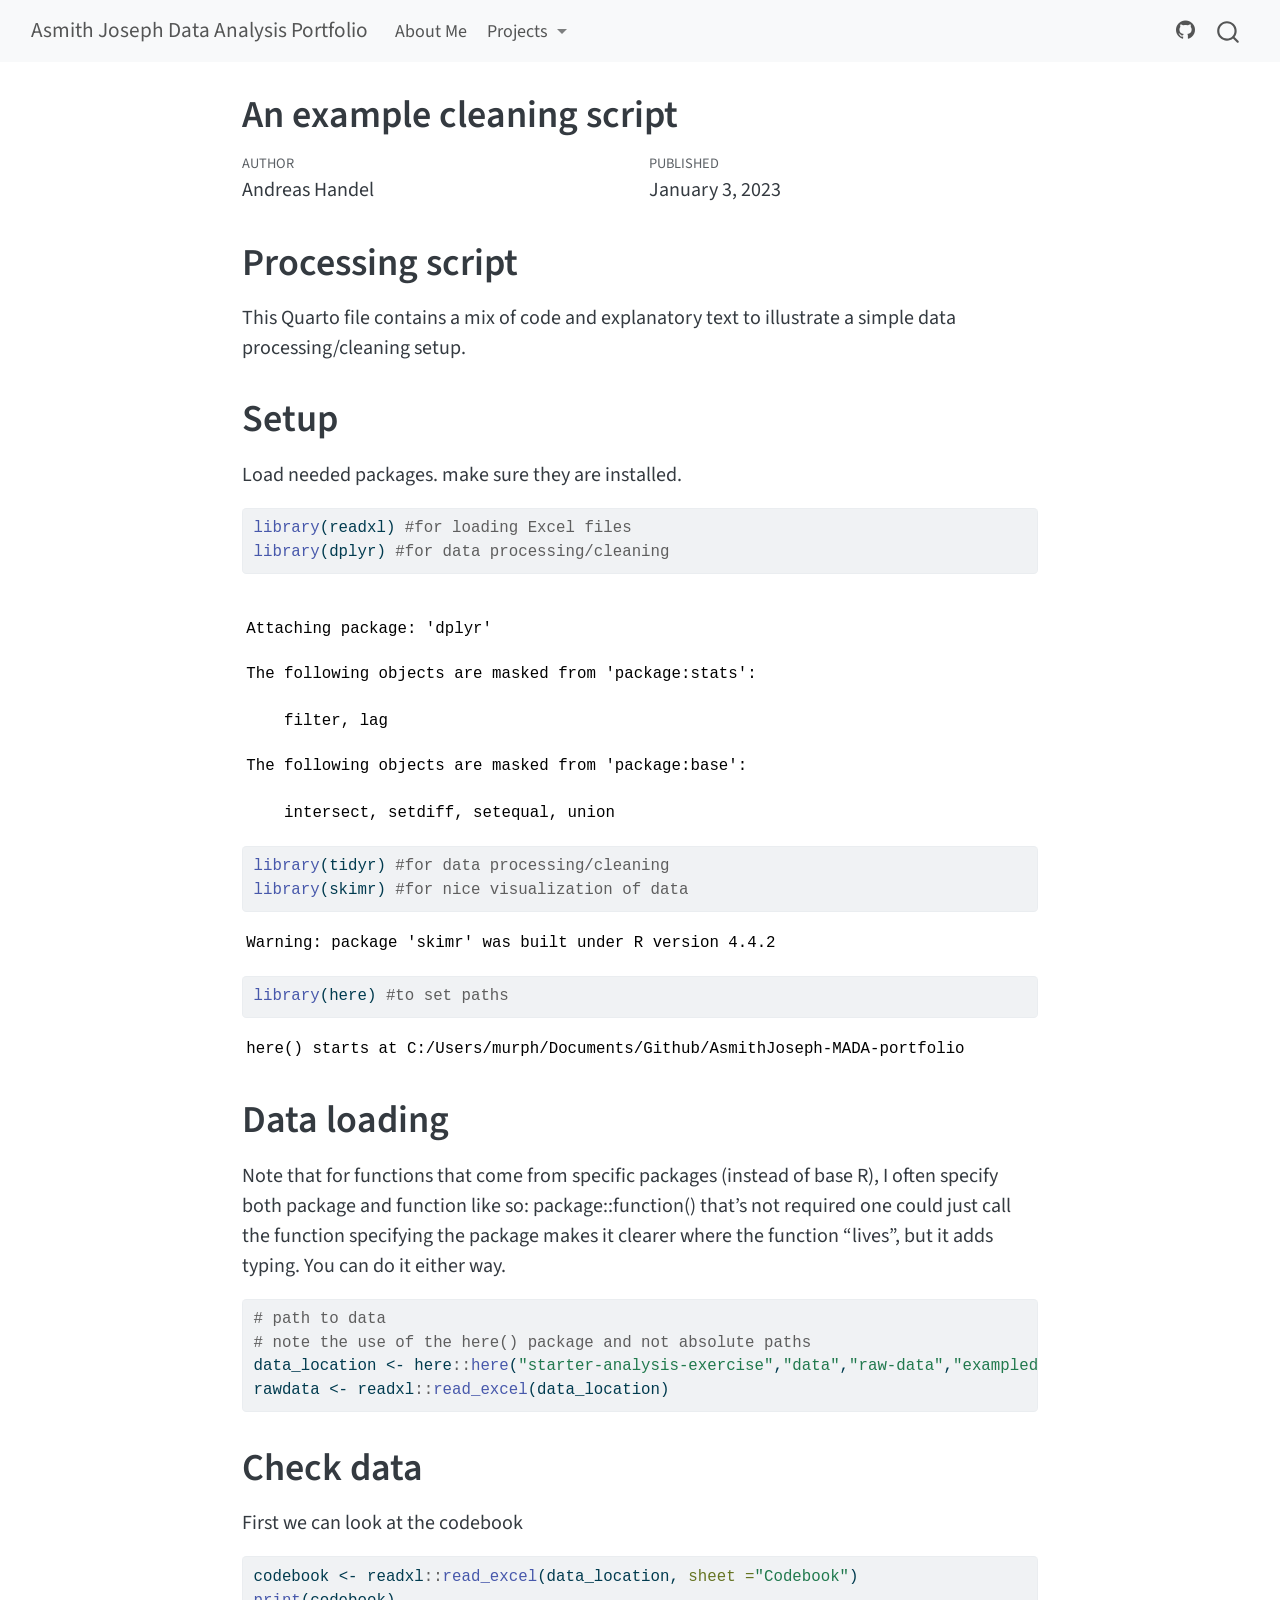
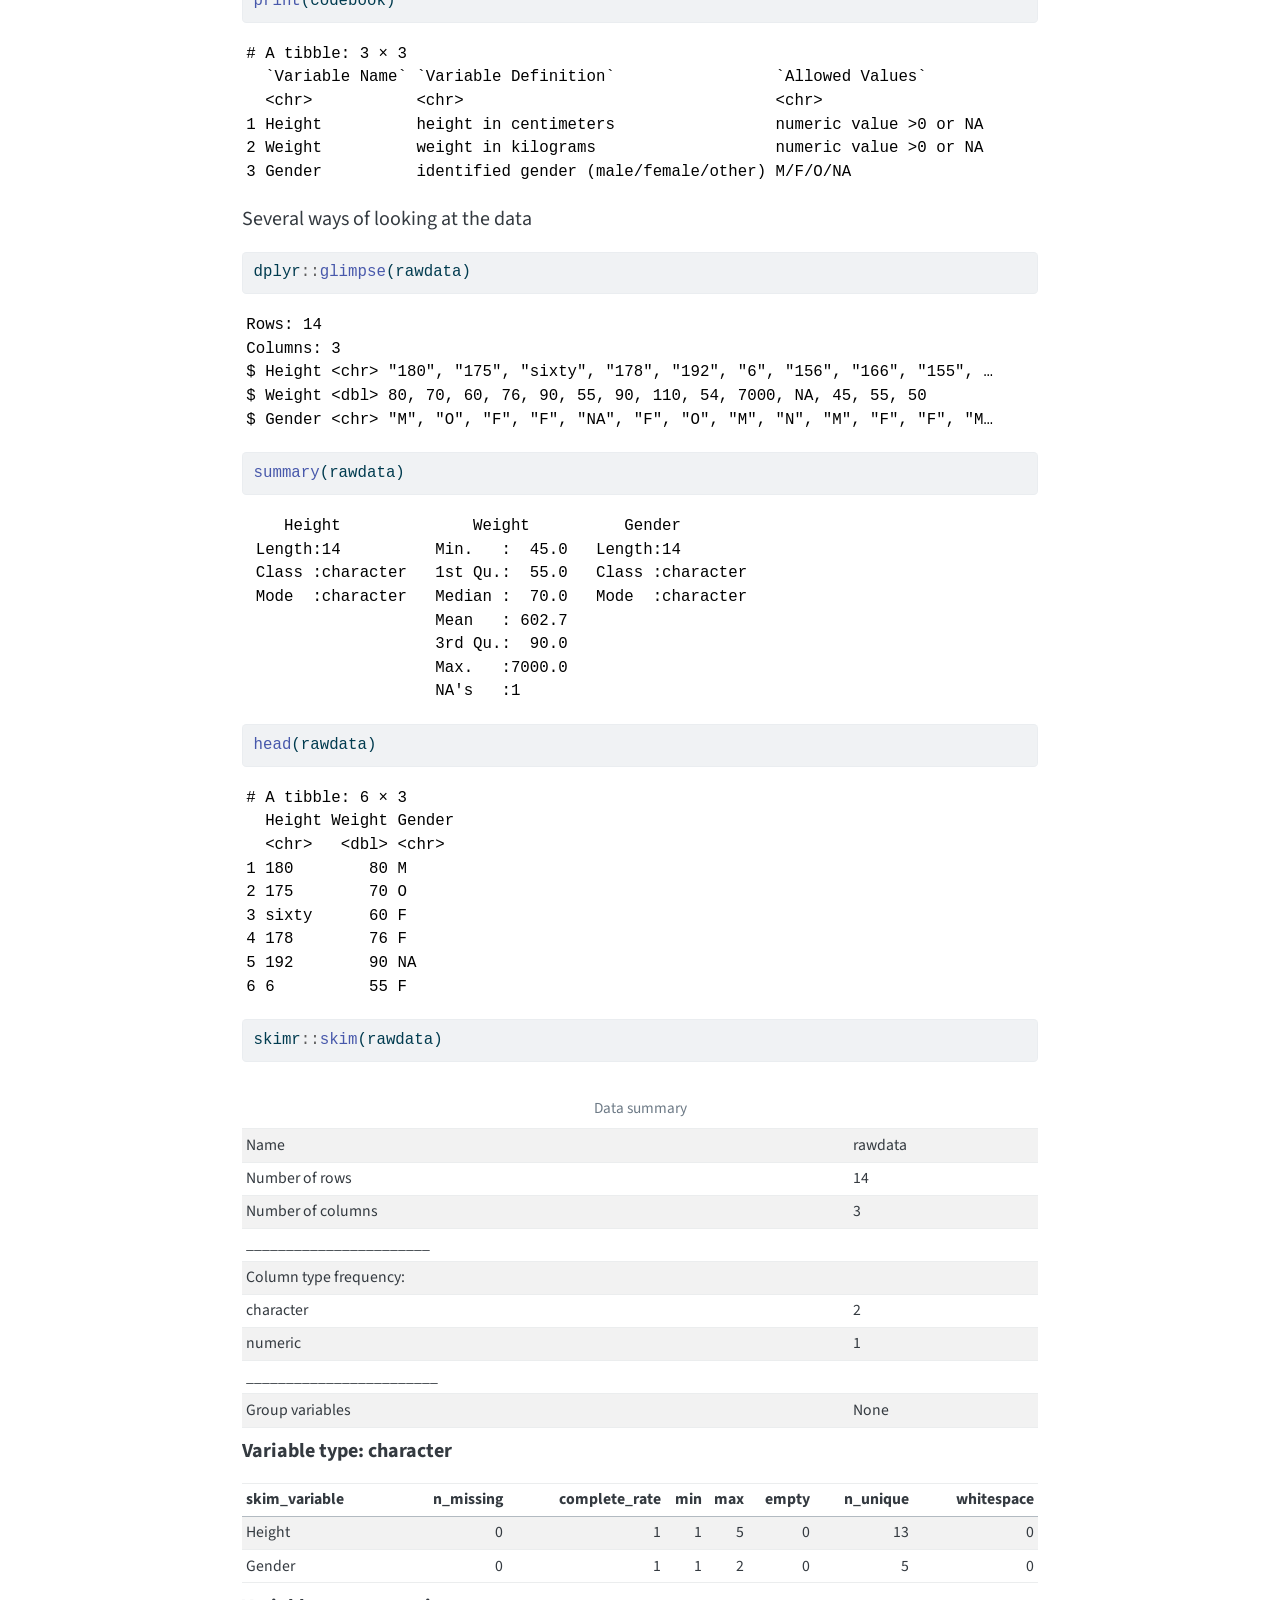
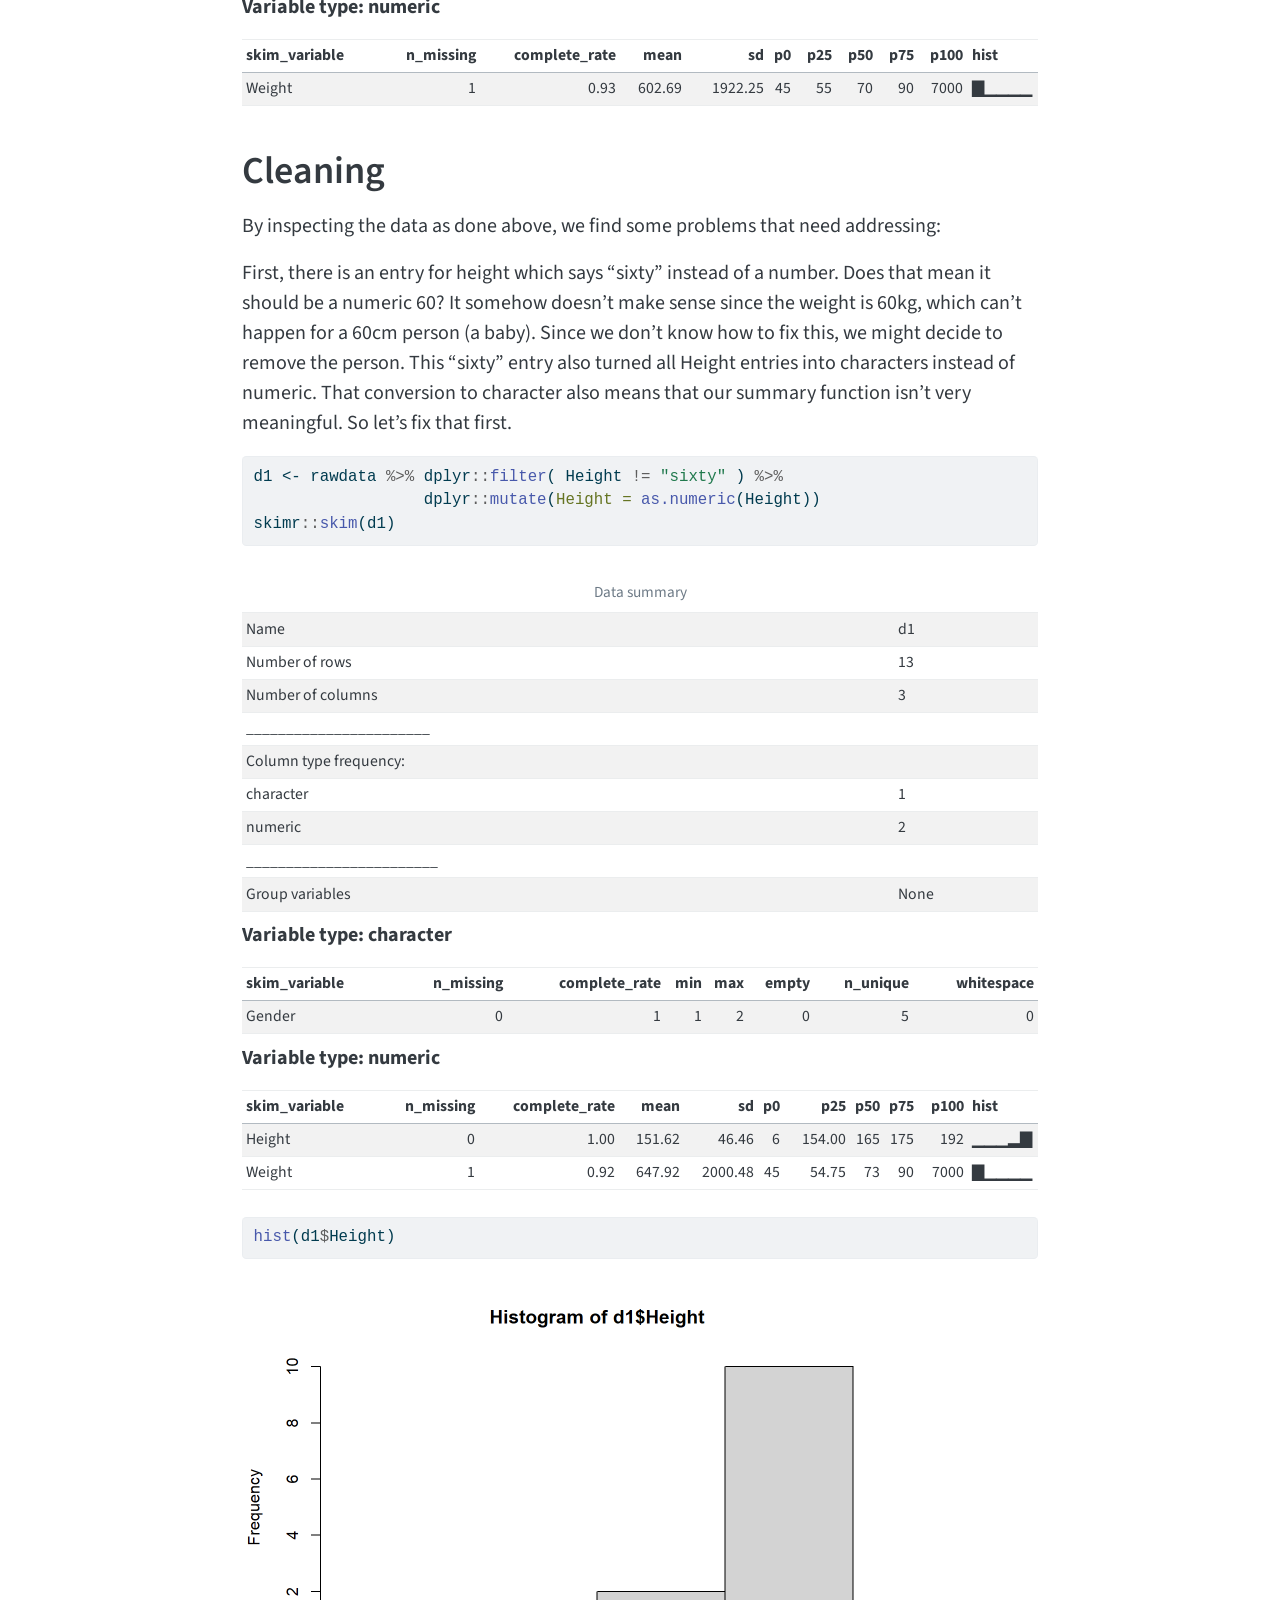
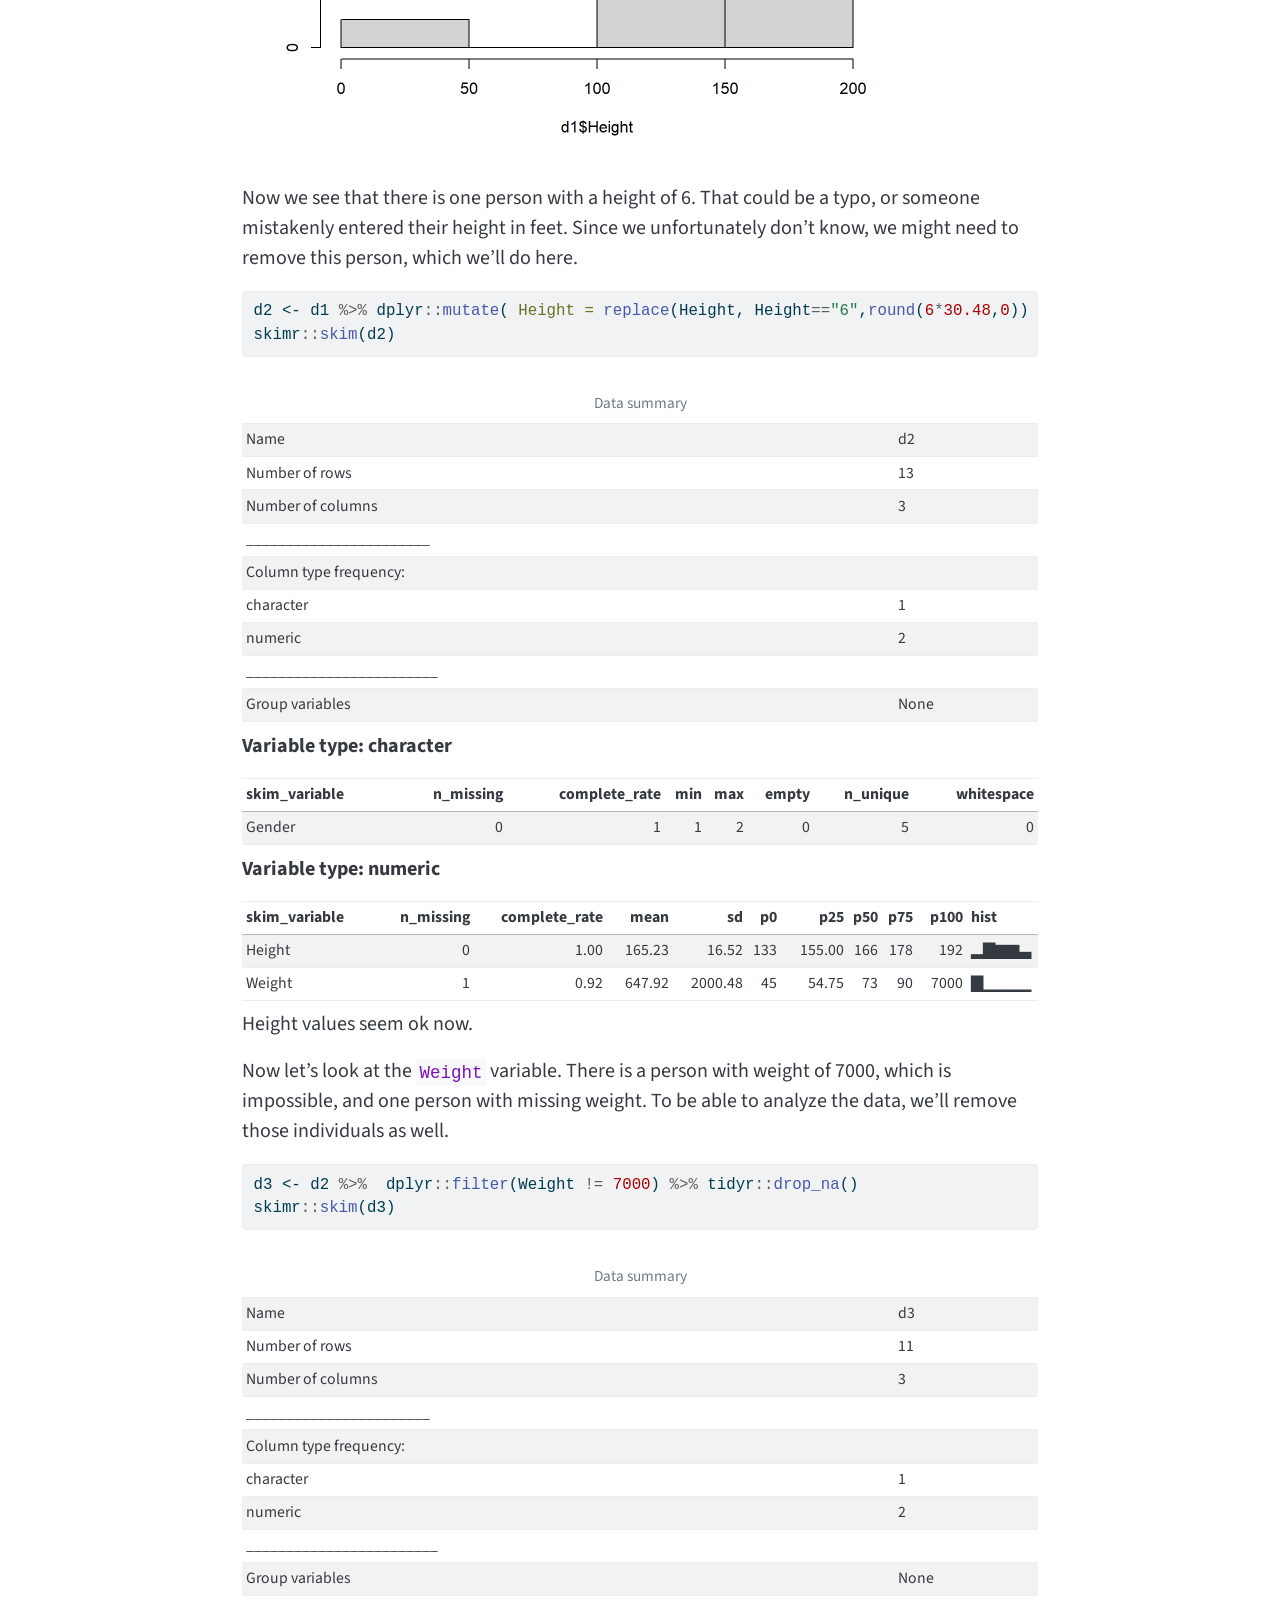
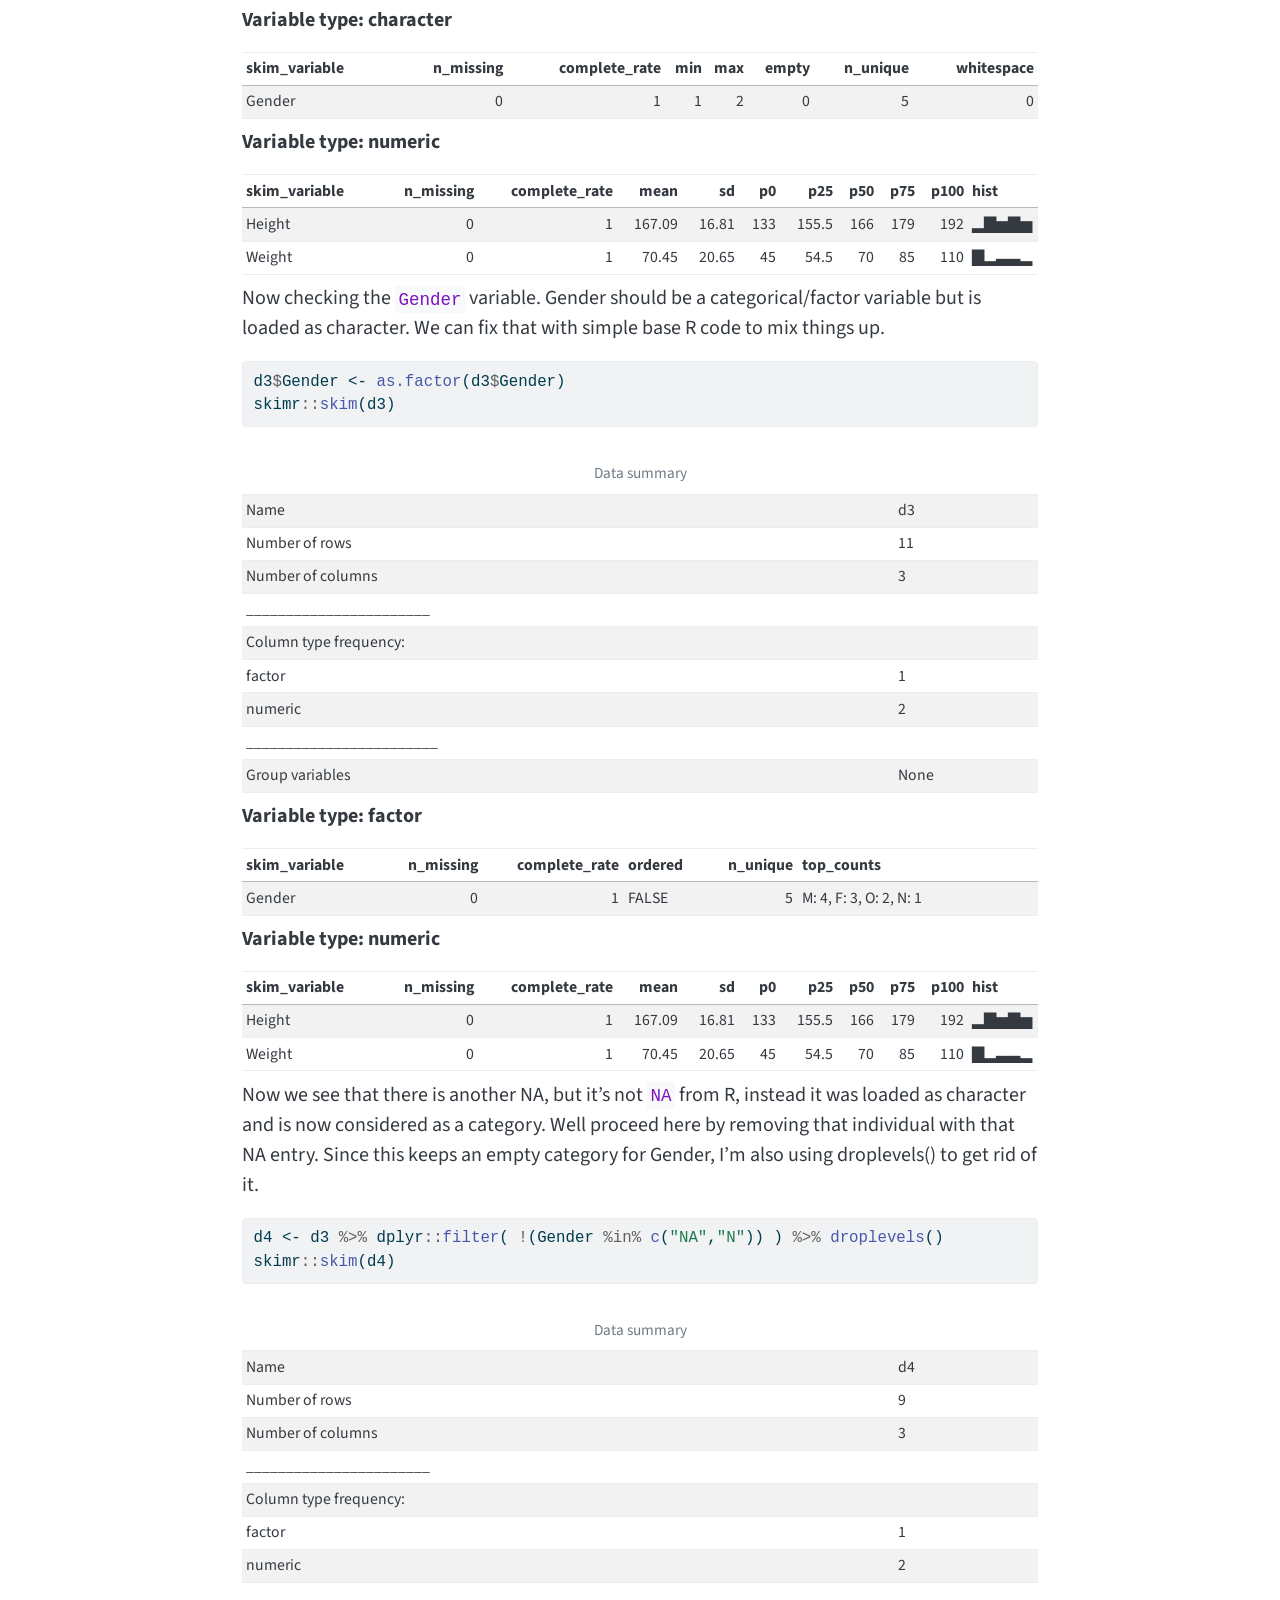
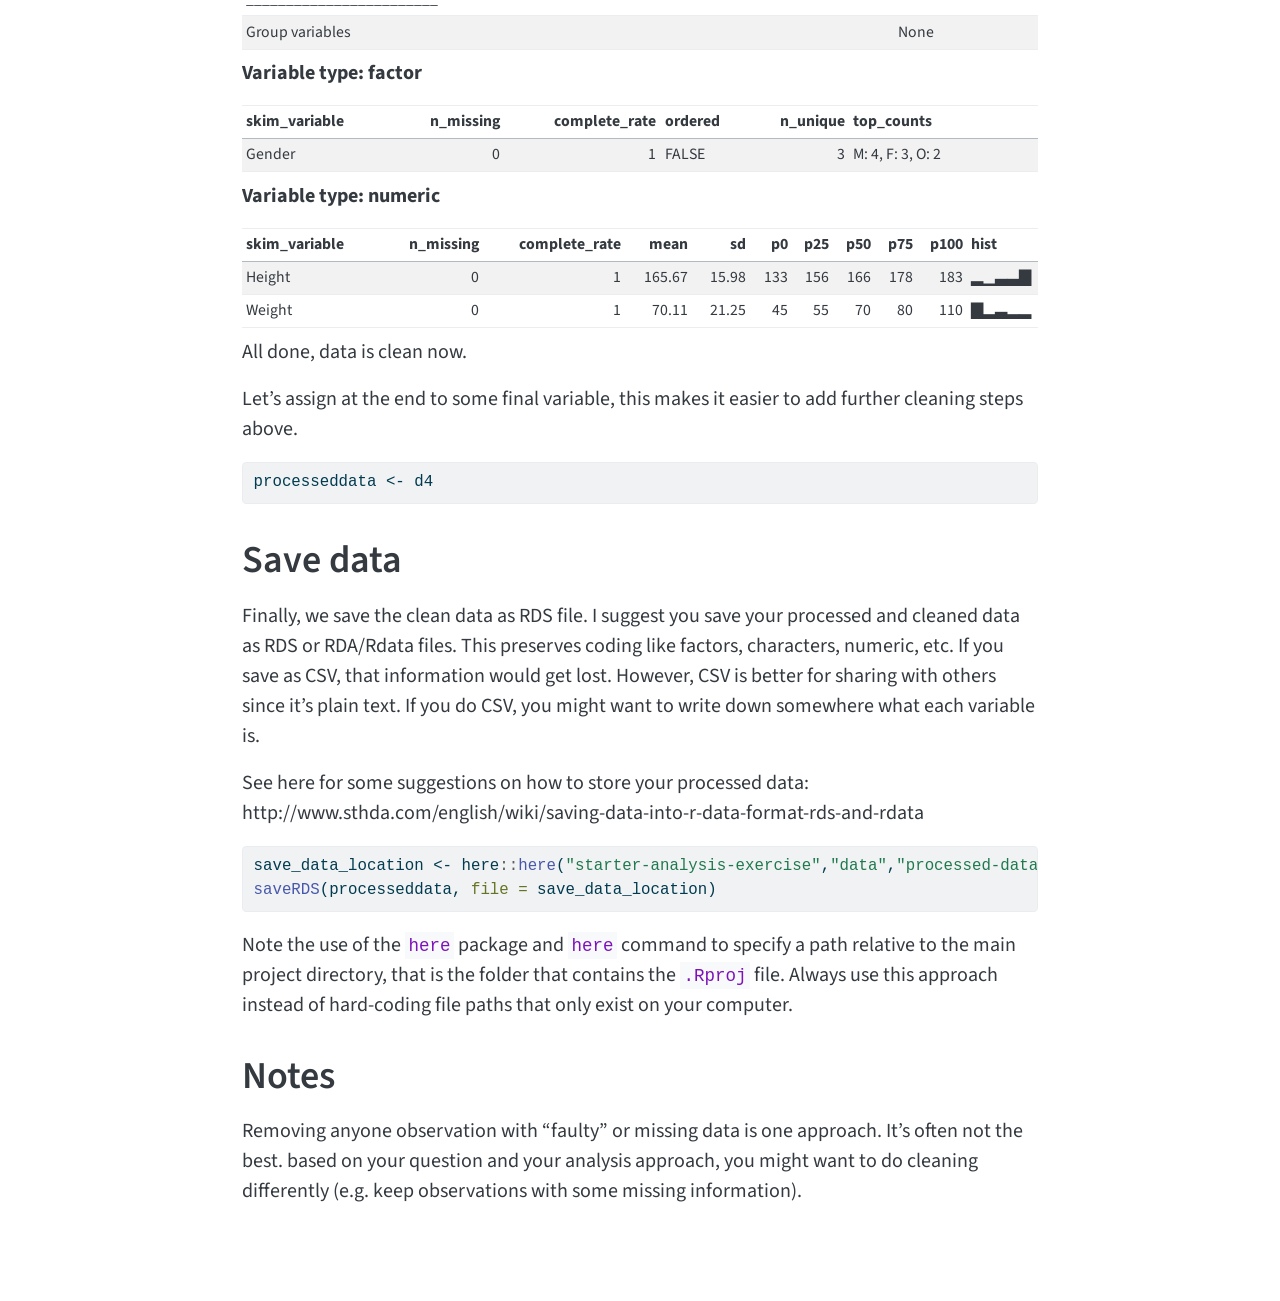
<file: docs/starter-analysis-exercise/code/processing-code/processingfile.html>
<!DOCTYPE html>
<html xmlns="http://www.w3.org/1999/xhtml" lang="en" xml:lang="en"><head>

<meta charset="utf-8">
<meta name="generator" content="quarto-1.5.57">

<meta name="viewport" content="width=device-width, initial-scale=1.0, user-scalable=yes">

<meta name="author" content="Andreas Handel">
<meta name="dcterms.date" content="2023-01-03">

<title>An example cleaning script – Asmith Joseph Data Analysis Portfolio</title>
<style>
code{white-space: pre-wrap;}
span.smallcaps{font-variant: small-caps;}
div.columns{display: flex; gap: min(4vw, 1.5em);}
div.column{flex: auto; overflow-x: auto;}
div.hanging-indent{margin-left: 1.5em; text-indent: -1.5em;}
ul.task-list{list-style: none;}
ul.task-list li input[type="checkbox"] {
  width: 0.8em;
  margin: 0 0.8em 0.2em -1em; /* quarto-specific, see https://github.com/quarto-dev/quarto-cli/issues/4556 */ 
  vertical-align: middle;
}
/* CSS for syntax highlighting */
pre > code.sourceCode { white-space: pre; position: relative; }
pre > code.sourceCode > span { line-height: 1.25; }
pre > code.sourceCode > span:empty { height: 1.2em; }
.sourceCode { overflow: visible; }
code.sourceCode > span { color: inherit; text-decoration: inherit; }
div.sourceCode { margin: 1em 0; }
pre.sourceCode { margin: 0; }
@media screen {
div.sourceCode { overflow: auto; }
}
@media print {
pre > code.sourceCode { white-space: pre-wrap; }
pre > code.sourceCode > span { display: inline-block; text-indent: -5em; padding-left: 5em; }
}
pre.numberSource code
  { counter-reset: source-line 0; }
pre.numberSource code > span
  { position: relative; left: -4em; counter-increment: source-line; }
pre.numberSource code > span > a:first-child::before
  { content: counter(source-line);
    position: relative; left: -1em; text-align: right; vertical-align: baseline;
    border: none; display: inline-block;
    -webkit-touch-callout: none; -webkit-user-select: none;
    -khtml-user-select: none; -moz-user-select: none;
    -ms-user-select: none; user-select: none;
    padding: 0 4px; width: 4em;
  }
pre.numberSource { margin-left: 3em;  padding-left: 4px; }
div.sourceCode
  {   }
@media screen {
pre > code.sourceCode > span > a:first-child::before { text-decoration: underline; }
}
</style>


<script src="../../../site_libs/quarto-nav/quarto-nav.js"></script>
<script src="../../../site_libs/quarto-nav/headroom.min.js"></script>
<script src="../../../site_libs/clipboard/clipboard.min.js"></script>
<script src="../../../site_libs/quarto-search/autocomplete.umd.js"></script>
<script src="../../../site_libs/quarto-search/fuse.min.js"></script>
<script src="../../../site_libs/quarto-search/quarto-search.js"></script>
<meta name="quarto:offset" content="../../../">
<script src="../../../site_libs/quarto-html/quarto.js"></script>
<script src="../../../site_libs/quarto-html/popper.min.js"></script>
<script src="../../../site_libs/quarto-html/tippy.umd.min.js"></script>
<script src="../../../site_libs/quarto-html/anchor.min.js"></script>
<link href="../../../site_libs/quarto-html/tippy.css" rel="stylesheet">
<link href="../../../site_libs/quarto-html/quarto-syntax-highlighting.css" rel="stylesheet" id="quarto-text-highlighting-styles">
<script src="../../../site_libs/bootstrap/bootstrap.min.js"></script>
<link href="../../../site_libs/bootstrap/bootstrap-icons.css" rel="stylesheet">
<link href="../../../site_libs/bootstrap/bootstrap.min.css" rel="stylesheet" id="quarto-bootstrap" data-mode="light">
<script id="quarto-search-options" type="application/json">{
  "location": "navbar",
  "copy-button": false,
  "collapse-after": 3,
  "panel-placement": "end",
  "type": "overlay",
  "limit": 50,
  "keyboard-shortcut": [
    "f",
    "/",
    "s"
  ],
  "show-item-context": false,
  "language": {
    "search-no-results-text": "No results",
    "search-matching-documents-text": "matching documents",
    "search-copy-link-title": "Copy link to search",
    "search-hide-matches-text": "Hide additional matches",
    "search-more-match-text": "more match in this document",
    "search-more-matches-text": "more matches in this document",
    "search-clear-button-title": "Clear",
    "search-text-placeholder": "",
    "search-detached-cancel-button-title": "Cancel",
    "search-submit-button-title": "Submit",
    "search-label": "Search"
  }
}</script>


<link rel="stylesheet" href="../../../styles.css">
</head>

<body class="nav-fixed fullcontent">

<div id="quarto-search-results"></div>
  <header id="quarto-header" class="headroom fixed-top">
    <nav class="navbar navbar-expand-lg " data-bs-theme="dark">
      <div class="navbar-container container-fluid">
      <div class="navbar-brand-container mx-auto">
    <a class="navbar-brand" href="../../../index.html">
    <span class="navbar-title">Asmith Joseph Data Analysis Portfolio</span>
    </a>
  </div>
            <div id="quarto-search" class="" title="Search"></div>
          <button class="navbar-toggler" type="button" data-bs-toggle="collapse" data-bs-target="#navbarCollapse" aria-controls="navbarCollapse" role="menu" aria-expanded="false" aria-label="Toggle navigation" onclick="if (window.quartoToggleHeadroom) { window.quartoToggleHeadroom(); }">
  <span class="navbar-toggler-icon"></span>
</button>
          <div class="collapse navbar-collapse" id="navbarCollapse">
            <ul class="navbar-nav navbar-nav-scroll me-auto">
  <li class="nav-item">
    <a class="nav-link" href="../../../aboutme.html"> 
<span class="menu-text">About Me</span></a>
  </li>  
  <li class="nav-item dropdown ">
    <a class="nav-link dropdown-toggle" href="#" id="nav-menu-projects" role="link" data-bs-toggle="dropdown" aria-expanded="false">
 <span class="menu-text">Projects</span>
    </a>
    <ul class="dropdown-menu" aria-labelledby="nav-menu-projects">    
        <li>
    <a class="dropdown-item" href="../../../starter-analysis-exercise/products/report/starter-analysis-report.html">
 <span class="dropdown-text">Starter Analysis Exercise</span></a>
  </li>  
        <li>
    <a class="dropdown-item" href="../../../coding-exercise/coding-exercise.html">
 <span class="dropdown-text">R Coding Exercise</span></a>
  </li>  
    </ul>
  </li>
</ul>
            <ul class="navbar-nav navbar-nav-scroll ms-auto">
  <li class="nav-item compact">
    <a class="nav-link" href="https://github.com/Asmithj/AsmithJoseph-MADA-portfolio"> <i class="bi bi-github" role="img">
</i> 
<span class="menu-text"></span></a>
  </li>  
</ul>
          </div> <!-- /navcollapse -->
            <div class="quarto-navbar-tools">
</div>
      </div> <!-- /container-fluid -->
    </nav>
</header>
<!-- content -->
<div id="quarto-content" class="quarto-container page-columns page-rows-contents page-layout-article page-navbar">
<!-- sidebar -->
<!-- margin-sidebar -->
    
<!-- main -->
<main class="content" id="quarto-document-content">

<header id="title-block-header" class="quarto-title-block default">
<div class="quarto-title">
<h1 class="title">An example cleaning script</h1>
</div>



<div class="quarto-title-meta">

    <div>
    <div class="quarto-title-meta-heading">Author</div>
    <div class="quarto-title-meta-contents">
             <p>Andreas Handel </p>
          </div>
  </div>
    
    <div>
    <div class="quarto-title-meta-heading">Published</div>
    <div class="quarto-title-meta-contents">
      <p class="date">January 3, 2023</p>
    </div>
  </div>
  
    
  </div>
  


</header>


<section id="processing-script" class="level1">
<h1>Processing script</h1>
<p>This Quarto file contains a mix of code and explanatory text to illustrate a simple data processing/cleaning setup.</p>
</section>
<section id="setup" class="level1">
<h1>Setup</h1>
<p>Load needed packages. make sure they are installed.</p>
<div class="cell">
<div class="sourceCode cell-code" id="cb1"><pre class="sourceCode r code-with-copy"><code class="sourceCode r"><span id="cb1-1"><a href="#cb1-1" aria-hidden="true" tabindex="-1"></a><span class="fu">library</span>(readxl) <span class="co">#for loading Excel files</span></span>
<span id="cb1-2"><a href="#cb1-2" aria-hidden="true" tabindex="-1"></a><span class="fu">library</span>(dplyr) <span class="co">#for data processing/cleaning</span></span></code><button title="Copy to Clipboard" class="code-copy-button"><i class="bi"></i></button></pre></div>
<div class="cell-output cell-output-stderr">
<pre><code>
Attaching package: 'dplyr'</code></pre>
</div>
<div class="cell-output cell-output-stderr">
<pre><code>The following objects are masked from 'package:stats':

    filter, lag</code></pre>
</div>
<div class="cell-output cell-output-stderr">
<pre><code>The following objects are masked from 'package:base':

    intersect, setdiff, setequal, union</code></pre>
</div>
<div class="sourceCode cell-code" id="cb5"><pre class="sourceCode r code-with-copy"><code class="sourceCode r"><span id="cb5-1"><a href="#cb5-1" aria-hidden="true" tabindex="-1"></a><span class="fu">library</span>(tidyr) <span class="co">#for data processing/cleaning</span></span>
<span id="cb5-2"><a href="#cb5-2" aria-hidden="true" tabindex="-1"></a><span class="fu">library</span>(skimr) <span class="co">#for nice visualization of data </span></span></code><button title="Copy to Clipboard" class="code-copy-button"><i class="bi"></i></button></pre></div>
<div class="cell-output cell-output-stderr">
<pre><code>Warning: package 'skimr' was built under R version 4.4.2</code></pre>
</div>
<div class="sourceCode cell-code" id="cb7"><pre class="sourceCode r code-with-copy"><code class="sourceCode r"><span id="cb7-1"><a href="#cb7-1" aria-hidden="true" tabindex="-1"></a><span class="fu">library</span>(here) <span class="co">#to set paths</span></span></code><button title="Copy to Clipboard" class="code-copy-button"><i class="bi"></i></button></pre></div>
<div class="cell-output cell-output-stderr">
<pre><code>here() starts at C:/Users/murph/Documents/Github/AsmithJoseph-MADA-portfolio</code></pre>
</div>
</div>
</section>
<section id="data-loading" class="level1">
<h1>Data loading</h1>
<p>Note that for functions that come from specific packages (instead of base R), I often specify both package and function like so: package::function() that’s not required one could just call the function specifying the package makes it clearer where the function “lives”, but it adds typing. You can do it either way.</p>
<div class="cell">
<div class="sourceCode cell-code" id="cb9"><pre class="sourceCode r code-with-copy"><code class="sourceCode r"><span id="cb9-1"><a href="#cb9-1" aria-hidden="true" tabindex="-1"></a><span class="co"># path to data</span></span>
<span id="cb9-2"><a href="#cb9-2" aria-hidden="true" tabindex="-1"></a><span class="co"># note the use of the here() package and not absolute paths</span></span>
<span id="cb9-3"><a href="#cb9-3" aria-hidden="true" tabindex="-1"></a>data_location <span class="ot">&lt;-</span> here<span class="sc">::</span><span class="fu">here</span>(<span class="st">"starter-analysis-exercise"</span>,<span class="st">"data"</span>,<span class="st">"raw-data"</span>,<span class="st">"exampledata.xlsx"</span>)</span>
<span id="cb9-4"><a href="#cb9-4" aria-hidden="true" tabindex="-1"></a>rawdata <span class="ot">&lt;-</span> readxl<span class="sc">::</span><span class="fu">read_excel</span>(data_location)</span></code><button title="Copy to Clipboard" class="code-copy-button"><i class="bi"></i></button></pre></div>
</div>
</section>
<section id="check-data" class="level1">
<h1>Check data</h1>
<p>First we can look at the codebook</p>
<div class="cell">
<div class="sourceCode cell-code" id="cb10"><pre class="sourceCode r code-with-copy"><code class="sourceCode r"><span id="cb10-1"><a href="#cb10-1" aria-hidden="true" tabindex="-1"></a>codebook <span class="ot">&lt;-</span> readxl<span class="sc">::</span><span class="fu">read_excel</span>(data_location, <span class="at">sheet =</span><span class="st">"Codebook"</span>)</span>
<span id="cb10-2"><a href="#cb10-2" aria-hidden="true" tabindex="-1"></a><span class="fu">print</span>(codebook)</span></code><button title="Copy to Clipboard" class="code-copy-button"><i class="bi"></i></button></pre></div>
<div class="cell-output cell-output-stdout">
<pre><code># A tibble: 3 × 3
  `Variable Name` `Variable Definition`                 `Allowed Values`      
  &lt;chr&gt;           &lt;chr&gt;                                 &lt;chr&gt;                 
1 Height          height in centimeters                 numeric value &gt;0 or NA
2 Weight          weight in kilograms                   numeric value &gt;0 or NA
3 Gender          identified gender (male/female/other) M/F/O/NA              </code></pre>
</div>
</div>
<p>Several ways of looking at the data</p>
<div class="cell">
<div class="sourceCode cell-code" id="cb12"><pre class="sourceCode r code-with-copy"><code class="sourceCode r"><span id="cb12-1"><a href="#cb12-1" aria-hidden="true" tabindex="-1"></a>dplyr<span class="sc">::</span><span class="fu">glimpse</span>(rawdata)</span></code><button title="Copy to Clipboard" class="code-copy-button"><i class="bi"></i></button></pre></div>
<div class="cell-output cell-output-stdout">
<pre><code>Rows: 14
Columns: 3
$ Height &lt;chr&gt; "180", "175", "sixty", "178", "192", "6", "156", "166", "155", …
$ Weight &lt;dbl&gt; 80, 70, 60, 76, 90, 55, 90, 110, 54, 7000, NA, 45, 55, 50
$ Gender &lt;chr&gt; "M", "O", "F", "F", "NA", "F", "O", "M", "N", "M", "F", "F", "M…</code></pre>
</div>
<div class="sourceCode cell-code" id="cb14"><pre class="sourceCode r code-with-copy"><code class="sourceCode r"><span id="cb14-1"><a href="#cb14-1" aria-hidden="true" tabindex="-1"></a><span class="fu">summary</span>(rawdata)</span></code><button title="Copy to Clipboard" class="code-copy-button"><i class="bi"></i></button></pre></div>
<div class="cell-output cell-output-stdout">
<pre><code>    Height              Weight          Gender         
 Length:14          Min.   :  45.0   Length:14         
 Class :character   1st Qu.:  55.0   Class :character  
 Mode  :character   Median :  70.0   Mode  :character  
                    Mean   : 602.7                     
                    3rd Qu.:  90.0                     
                    Max.   :7000.0                     
                    NA's   :1                          </code></pre>
</div>
<div class="sourceCode cell-code" id="cb16"><pre class="sourceCode r code-with-copy"><code class="sourceCode r"><span id="cb16-1"><a href="#cb16-1" aria-hidden="true" tabindex="-1"></a><span class="fu">head</span>(rawdata)</span></code><button title="Copy to Clipboard" class="code-copy-button"><i class="bi"></i></button></pre></div>
<div class="cell-output cell-output-stdout">
<pre><code># A tibble: 6 × 3
  Height Weight Gender
  &lt;chr&gt;   &lt;dbl&gt; &lt;chr&gt; 
1 180        80 M     
2 175        70 O     
3 sixty      60 F     
4 178        76 F     
5 192        90 NA    
6 6          55 F     </code></pre>
</div>
<div class="sourceCode cell-code" id="cb18"><pre class="sourceCode r code-with-copy"><code class="sourceCode r"><span id="cb18-1"><a href="#cb18-1" aria-hidden="true" tabindex="-1"></a>skimr<span class="sc">::</span><span class="fu">skim</span>(rawdata)</span></code><button title="Copy to Clipboard" class="code-copy-button"><i class="bi"></i></button></pre></div>
<div class="cell-output-display">
<table class="caption-top table table-sm table-striped small">
<caption>Data summary</caption>
<tbody>
<tr class="odd">
<td style="text-align: left;">Name</td>
<td style="text-align: left;">rawdata</td>
</tr>
<tr class="even">
<td style="text-align: left;">Number of rows</td>
<td style="text-align: left;">14</td>
</tr>
<tr class="odd">
<td style="text-align: left;">Number of columns</td>
<td style="text-align: left;">3</td>
</tr>
<tr class="even">
<td style="text-align: left;">_______________________</td>
<td style="text-align: left;"></td>
</tr>
<tr class="odd">
<td style="text-align: left;">Column type frequency:</td>
<td style="text-align: left;"></td>
</tr>
<tr class="even">
<td style="text-align: left;">character</td>
<td style="text-align: left;">2</td>
</tr>
<tr class="odd">
<td style="text-align: left;">numeric</td>
<td style="text-align: left;">1</td>
</tr>
<tr class="even">
<td style="text-align: left;">________________________</td>
<td style="text-align: left;"></td>
</tr>
<tr class="odd">
<td style="text-align: left;">Group variables</td>
<td style="text-align: left;">None</td>
</tr>
</tbody>
</table>
<p><strong>Variable type: character</strong></p>
<table class="caption-top table table-sm table-striped small">
<colgroup>
<col style="width: 19%">
<col style="width: 13%">
<col style="width: 19%">
<col style="width: 5%">
<col style="width: 5%">
<col style="width: 8%">
<col style="width: 12%">
<col style="width: 15%">
</colgroup>
<thead>
<tr class="header">
<th style="text-align: left;">skim_variable</th>
<th style="text-align: right;">n_missing</th>
<th style="text-align: right;">complete_rate</th>
<th style="text-align: right;">min</th>
<th style="text-align: right;">max</th>
<th style="text-align: right;">empty</th>
<th style="text-align: right;">n_unique</th>
<th style="text-align: right;">whitespace</th>
</tr>
</thead>
<tbody>
<tr class="odd">
<td style="text-align: left;">Height</td>
<td style="text-align: right;">0</td>
<td style="text-align: right;">1</td>
<td style="text-align: right;">1</td>
<td style="text-align: right;">5</td>
<td style="text-align: right;">0</td>
<td style="text-align: right;">13</td>
<td style="text-align: right;">0</td>
</tr>
<tr class="even">
<td style="text-align: left;">Gender</td>
<td style="text-align: right;">0</td>
<td style="text-align: right;">1</td>
<td style="text-align: right;">1</td>
<td style="text-align: right;">2</td>
<td style="text-align: right;">0</td>
<td style="text-align: right;">5</td>
<td style="text-align: right;">0</td>
</tr>
</tbody>
</table>
<p><strong>Variable type: numeric</strong></p>
<table class="caption-top table table-sm table-striped small">
<colgroup>
<col style="width: 17%">
<col style="width: 12%">
<col style="width: 17%">
<col style="width: 8%">
<col style="width: 10%">
<col style="width: 3%">
<col style="width: 5%">
<col style="width: 5%">
<col style="width: 5%">
<col style="width: 6%">
<col style="width: 7%">
</colgroup>
<thead>
<tr class="header">
<th style="text-align: left;">skim_variable</th>
<th style="text-align: right;">n_missing</th>
<th style="text-align: right;">complete_rate</th>
<th style="text-align: right;">mean</th>
<th style="text-align: right;">sd</th>
<th style="text-align: right;">p0</th>
<th style="text-align: right;">p25</th>
<th style="text-align: right;">p50</th>
<th style="text-align: right;">p75</th>
<th style="text-align: right;">p100</th>
<th style="text-align: left;">hist</th>
</tr>
</thead>
<tbody>
<tr class="odd">
<td style="text-align: left;">Weight</td>
<td style="text-align: right;">1</td>
<td style="text-align: right;">0.93</td>
<td style="text-align: right;">602.69</td>
<td style="text-align: right;">1922.25</td>
<td style="text-align: right;">45</td>
<td style="text-align: right;">55</td>
<td style="text-align: right;">70</td>
<td style="text-align: right;">90</td>
<td style="text-align: right;">7000</td>
<td style="text-align: left;">▇▁▁▁▁</td>
</tr>
</tbody>
</table>
</div>
</div>
</section>
<section id="cleaning" class="level1">
<h1>Cleaning</h1>
<p>By inspecting the data as done above, we find some problems that need addressing:</p>
<p>First, there is an entry for height which says “sixty” instead of a number. Does that mean it should be a numeric 60? It somehow doesn’t make sense since the weight is 60kg, which can’t happen for a 60cm person (a baby). Since we don’t know how to fix this, we might decide to remove the person. This “sixty” entry also turned all Height entries into characters instead of numeric. That conversion to character also means that our summary function isn’t very meaningful. So let’s fix that first.</p>
<div class="cell">
<div class="sourceCode cell-code" id="cb19"><pre class="sourceCode r code-with-copy"><code class="sourceCode r"><span id="cb19-1"><a href="#cb19-1" aria-hidden="true" tabindex="-1"></a>d1 <span class="ot">&lt;-</span> rawdata <span class="sc">%&gt;%</span> dplyr<span class="sc">::</span><span class="fu">filter</span>( Height <span class="sc">!=</span> <span class="st">"sixty"</span> ) <span class="sc">%&gt;%</span> </span>
<span id="cb19-2"><a href="#cb19-2" aria-hidden="true" tabindex="-1"></a>                  dplyr<span class="sc">::</span><span class="fu">mutate</span>(<span class="at">Height =</span> <span class="fu">as.numeric</span>(Height))</span>
<span id="cb19-3"><a href="#cb19-3" aria-hidden="true" tabindex="-1"></a>skimr<span class="sc">::</span><span class="fu">skim</span>(d1)</span></code><button title="Copy to Clipboard" class="code-copy-button"><i class="bi"></i></button></pre></div>
<div class="cell-output-display">
<table class="caption-top table table-sm table-striped small">
<caption>Data summary</caption>
<tbody>
<tr class="odd">
<td style="text-align: left;">Name</td>
<td style="text-align: left;">d1</td>
</tr>
<tr class="even">
<td style="text-align: left;">Number of rows</td>
<td style="text-align: left;">13</td>
</tr>
<tr class="odd">
<td style="text-align: left;">Number of columns</td>
<td style="text-align: left;">3</td>
</tr>
<tr class="even">
<td style="text-align: left;">_______________________</td>
<td style="text-align: left;"></td>
</tr>
<tr class="odd">
<td style="text-align: left;">Column type frequency:</td>
<td style="text-align: left;"></td>
</tr>
<tr class="even">
<td style="text-align: left;">character</td>
<td style="text-align: left;">1</td>
</tr>
<tr class="odd">
<td style="text-align: left;">numeric</td>
<td style="text-align: left;">2</td>
</tr>
<tr class="even">
<td style="text-align: left;">________________________</td>
<td style="text-align: left;"></td>
</tr>
<tr class="odd">
<td style="text-align: left;">Group variables</td>
<td style="text-align: left;">None</td>
</tr>
</tbody>
</table>
<p><strong>Variable type: character</strong></p>
<table class="caption-top table table-sm table-striped small">
<colgroup>
<col style="width: 19%">
<col style="width: 13%">
<col style="width: 19%">
<col style="width: 5%">
<col style="width: 5%">
<col style="width: 8%">
<col style="width: 12%">
<col style="width: 15%">
</colgroup>
<thead>
<tr class="header">
<th style="text-align: left;">skim_variable</th>
<th style="text-align: right;">n_missing</th>
<th style="text-align: right;">complete_rate</th>
<th style="text-align: right;">min</th>
<th style="text-align: right;">max</th>
<th style="text-align: right;">empty</th>
<th style="text-align: right;">n_unique</th>
<th style="text-align: right;">whitespace</th>
</tr>
</thead>
<tbody>
<tr class="odd">
<td style="text-align: left;">Gender</td>
<td style="text-align: right;">0</td>
<td style="text-align: right;">1</td>
<td style="text-align: right;">1</td>
<td style="text-align: right;">2</td>
<td style="text-align: right;">0</td>
<td style="text-align: right;">5</td>
<td style="text-align: right;">0</td>
</tr>
</tbody>
</table>
<p><strong>Variable type: numeric</strong></p>
<table class="caption-top table table-sm table-striped small">
<colgroup>
<col style="width: 17%">
<col style="width: 12%">
<col style="width: 17%">
<col style="width: 8%">
<col style="width: 9%">
<col style="width: 3%">
<col style="width: 8%">
<col style="width: 4%">
<col style="width: 4%">
<col style="width: 6%">
<col style="width: 7%">
</colgroup>
<thead>
<tr class="header">
<th style="text-align: left;">skim_variable</th>
<th style="text-align: right;">n_missing</th>
<th style="text-align: right;">complete_rate</th>
<th style="text-align: right;">mean</th>
<th style="text-align: right;">sd</th>
<th style="text-align: right;">p0</th>
<th style="text-align: right;">p25</th>
<th style="text-align: right;">p50</th>
<th style="text-align: right;">p75</th>
<th style="text-align: right;">p100</th>
<th style="text-align: left;">hist</th>
</tr>
</thead>
<tbody>
<tr class="odd">
<td style="text-align: left;">Height</td>
<td style="text-align: right;">0</td>
<td style="text-align: right;">1.00</td>
<td style="text-align: right;">151.62</td>
<td style="text-align: right;">46.46</td>
<td style="text-align: right;">6</td>
<td style="text-align: right;">154.00</td>
<td style="text-align: right;">165</td>
<td style="text-align: right;">175</td>
<td style="text-align: right;">192</td>
<td style="text-align: left;">▁▁▁▂▇</td>
</tr>
<tr class="even">
<td style="text-align: left;">Weight</td>
<td style="text-align: right;">1</td>
<td style="text-align: right;">0.92</td>
<td style="text-align: right;">647.92</td>
<td style="text-align: right;">2000.48</td>
<td style="text-align: right;">45</td>
<td style="text-align: right;">54.75</td>
<td style="text-align: right;">73</td>
<td style="text-align: right;">90</td>
<td style="text-align: right;">7000</td>
<td style="text-align: left;">▇▁▁▁▁</td>
</tr>
</tbody>
</table>
</div>
<div class="sourceCode cell-code" id="cb20"><pre class="sourceCode r code-with-copy"><code class="sourceCode r"><span id="cb20-1"><a href="#cb20-1" aria-hidden="true" tabindex="-1"></a><span class="fu">hist</span>(d1<span class="sc">$</span>Height)</span></code><button title="Copy to Clipboard" class="code-copy-button"><i class="bi"></i></button></pre></div>
<div class="cell-output-display">
<div>
<figure class="figure">
<p><img src="processingfile_files/figure-html/unnamed-chunk-5-1.png" class="img-fluid figure-img" width="672"></p>
</figure>
</div>
</div>
</div>
<p>Now we see that there is one person with a height of 6. That could be a typo, or someone mistakenly entered their height in feet. Since we unfortunately don’t know, we might need to remove this person, which we’ll do here.</p>
<div class="cell">
<div class="sourceCode cell-code" id="cb21"><pre class="sourceCode r code-with-copy"><code class="sourceCode r"><span id="cb21-1"><a href="#cb21-1" aria-hidden="true" tabindex="-1"></a>d2 <span class="ot">&lt;-</span> d1 <span class="sc">%&gt;%</span> dplyr<span class="sc">::</span><span class="fu">mutate</span>( <span class="at">Height =</span> <span class="fu">replace</span>(Height, Height<span class="sc">==</span><span class="st">"6"</span>,<span class="fu">round</span>(<span class="dv">6</span><span class="sc">*</span><span class="fl">30.48</span>,<span class="dv">0</span>)) )</span>
<span id="cb21-2"><a href="#cb21-2" aria-hidden="true" tabindex="-1"></a>skimr<span class="sc">::</span><span class="fu">skim</span>(d2)</span></code><button title="Copy to Clipboard" class="code-copy-button"><i class="bi"></i></button></pre></div>
<div class="cell-output-display">
<table class="caption-top table table-sm table-striped small">
<caption>Data summary</caption>
<tbody>
<tr class="odd">
<td style="text-align: left;">Name</td>
<td style="text-align: left;">d2</td>
</tr>
<tr class="even">
<td style="text-align: left;">Number of rows</td>
<td style="text-align: left;">13</td>
</tr>
<tr class="odd">
<td style="text-align: left;">Number of columns</td>
<td style="text-align: left;">3</td>
</tr>
<tr class="even">
<td style="text-align: left;">_______________________</td>
<td style="text-align: left;"></td>
</tr>
<tr class="odd">
<td style="text-align: left;">Column type frequency:</td>
<td style="text-align: left;"></td>
</tr>
<tr class="even">
<td style="text-align: left;">character</td>
<td style="text-align: left;">1</td>
</tr>
<tr class="odd">
<td style="text-align: left;">numeric</td>
<td style="text-align: left;">2</td>
</tr>
<tr class="even">
<td style="text-align: left;">________________________</td>
<td style="text-align: left;"></td>
</tr>
<tr class="odd">
<td style="text-align: left;">Group variables</td>
<td style="text-align: left;">None</td>
</tr>
</tbody>
</table>
<p><strong>Variable type: character</strong></p>
<table class="caption-top table table-sm table-striped small">
<colgroup>
<col style="width: 19%">
<col style="width: 13%">
<col style="width: 19%">
<col style="width: 5%">
<col style="width: 5%">
<col style="width: 8%">
<col style="width: 12%">
<col style="width: 15%">
</colgroup>
<thead>
<tr class="header">
<th style="text-align: left;">skim_variable</th>
<th style="text-align: right;">n_missing</th>
<th style="text-align: right;">complete_rate</th>
<th style="text-align: right;">min</th>
<th style="text-align: right;">max</th>
<th style="text-align: right;">empty</th>
<th style="text-align: right;">n_unique</th>
<th style="text-align: right;">whitespace</th>
</tr>
</thead>
<tbody>
<tr class="odd">
<td style="text-align: left;">Gender</td>
<td style="text-align: right;">0</td>
<td style="text-align: right;">1</td>
<td style="text-align: right;">1</td>
<td style="text-align: right;">2</td>
<td style="text-align: right;">0</td>
<td style="text-align: right;">5</td>
<td style="text-align: right;">0</td>
</tr>
</tbody>
</table>
<p><strong>Variable type: numeric</strong></p>
<table class="caption-top table table-sm table-striped small">
<colgroup>
<col style="width: 16%">
<col style="width: 12%">
<col style="width: 16%">
<col style="width: 8%">
<col style="width: 9%">
<col style="width: 4%">
<col style="width: 8%">
<col style="width: 4%">
<col style="width: 4%">
<col style="width: 6%">
<col style="width: 7%">
</colgroup>
<thead>
<tr class="header">
<th style="text-align: left;">skim_variable</th>
<th style="text-align: right;">n_missing</th>
<th style="text-align: right;">complete_rate</th>
<th style="text-align: right;">mean</th>
<th style="text-align: right;">sd</th>
<th style="text-align: right;">p0</th>
<th style="text-align: right;">p25</th>
<th style="text-align: right;">p50</th>
<th style="text-align: right;">p75</th>
<th style="text-align: right;">p100</th>
<th style="text-align: left;">hist</th>
</tr>
</thead>
<tbody>
<tr class="odd">
<td style="text-align: left;">Height</td>
<td style="text-align: right;">0</td>
<td style="text-align: right;">1.00</td>
<td style="text-align: right;">165.23</td>
<td style="text-align: right;">16.52</td>
<td style="text-align: right;">133</td>
<td style="text-align: right;">155.00</td>
<td style="text-align: right;">166</td>
<td style="text-align: right;">178</td>
<td style="text-align: right;">192</td>
<td style="text-align: left;">▂▇▆▆▃</td>
</tr>
<tr class="even">
<td style="text-align: left;">Weight</td>
<td style="text-align: right;">1</td>
<td style="text-align: right;">0.92</td>
<td style="text-align: right;">647.92</td>
<td style="text-align: right;">2000.48</td>
<td style="text-align: right;">45</td>
<td style="text-align: right;">54.75</td>
<td style="text-align: right;">73</td>
<td style="text-align: right;">90</td>
<td style="text-align: right;">7000</td>
<td style="text-align: left;">▇▁▁▁▁</td>
</tr>
</tbody>
</table>
</div>
</div>
<p>Height values seem ok now.</p>
<p>Now let’s look at the <code>Weight</code> variable. There is a person with weight of 7000, which is impossible, and one person with missing weight. To be able to analyze the data, we’ll remove those individuals as well.</p>
<div class="cell">
<div class="sourceCode cell-code" id="cb22"><pre class="sourceCode r code-with-copy"><code class="sourceCode r"><span id="cb22-1"><a href="#cb22-1" aria-hidden="true" tabindex="-1"></a>d3 <span class="ot">&lt;-</span> d2 <span class="sc">%&gt;%</span>  dplyr<span class="sc">::</span><span class="fu">filter</span>(Weight <span class="sc">!=</span> <span class="dv">7000</span>) <span class="sc">%&gt;%</span> tidyr<span class="sc">::</span><span class="fu">drop_na</span>()</span>
<span id="cb22-2"><a href="#cb22-2" aria-hidden="true" tabindex="-1"></a>skimr<span class="sc">::</span><span class="fu">skim</span>(d3)</span></code><button title="Copy to Clipboard" class="code-copy-button"><i class="bi"></i></button></pre></div>
<div class="cell-output-display">
<table class="caption-top table table-sm table-striped small">
<caption>Data summary</caption>
<tbody>
<tr class="odd">
<td style="text-align: left;">Name</td>
<td style="text-align: left;">d3</td>
</tr>
<tr class="even">
<td style="text-align: left;">Number of rows</td>
<td style="text-align: left;">11</td>
</tr>
<tr class="odd">
<td style="text-align: left;">Number of columns</td>
<td style="text-align: left;">3</td>
</tr>
<tr class="even">
<td style="text-align: left;">_______________________</td>
<td style="text-align: left;"></td>
</tr>
<tr class="odd">
<td style="text-align: left;">Column type frequency:</td>
<td style="text-align: left;"></td>
</tr>
<tr class="even">
<td style="text-align: left;">character</td>
<td style="text-align: left;">1</td>
</tr>
<tr class="odd">
<td style="text-align: left;">numeric</td>
<td style="text-align: left;">2</td>
</tr>
<tr class="even">
<td style="text-align: left;">________________________</td>
<td style="text-align: left;"></td>
</tr>
<tr class="odd">
<td style="text-align: left;">Group variables</td>
<td style="text-align: left;">None</td>
</tr>
</tbody>
</table>
<p><strong>Variable type: character</strong></p>
<table class="caption-top table table-sm table-striped small">
<colgroup>
<col style="width: 19%">
<col style="width: 13%">
<col style="width: 19%">
<col style="width: 5%">
<col style="width: 5%">
<col style="width: 8%">
<col style="width: 12%">
<col style="width: 15%">
</colgroup>
<thead>
<tr class="header">
<th style="text-align: left;">skim_variable</th>
<th style="text-align: right;">n_missing</th>
<th style="text-align: right;">complete_rate</th>
<th style="text-align: right;">min</th>
<th style="text-align: right;">max</th>
<th style="text-align: right;">empty</th>
<th style="text-align: right;">n_unique</th>
<th style="text-align: right;">whitespace</th>
</tr>
</thead>
<tbody>
<tr class="odd">
<td style="text-align: left;">Gender</td>
<td style="text-align: right;">0</td>
<td style="text-align: right;">1</td>
<td style="text-align: right;">1</td>
<td style="text-align: right;">2</td>
<td style="text-align: right;">0</td>
<td style="text-align: right;">5</td>
<td style="text-align: right;">0</td>
</tr>
</tbody>
</table>
<p><strong>Variable type: numeric</strong></p>
<table class="caption-top table table-sm table-striped small">
<colgroup>
<col style="width: 17%">
<col style="width: 12%">
<col style="width: 17%">
<col style="width: 8%">
<col style="width: 7%">
<col style="width: 5%">
<col style="width: 7%">
<col style="width: 5%">
<col style="width: 5%">
<col style="width: 6%">
<col style="width: 7%">
</colgroup>
<thead>
<tr class="header">
<th style="text-align: left;">skim_variable</th>
<th style="text-align: right;">n_missing</th>
<th style="text-align: right;">complete_rate</th>
<th style="text-align: right;">mean</th>
<th style="text-align: right;">sd</th>
<th style="text-align: right;">p0</th>
<th style="text-align: right;">p25</th>
<th style="text-align: right;">p50</th>
<th style="text-align: right;">p75</th>
<th style="text-align: right;">p100</th>
<th style="text-align: left;">hist</th>
</tr>
</thead>
<tbody>
<tr class="odd">
<td style="text-align: left;">Height</td>
<td style="text-align: right;">0</td>
<td style="text-align: right;">1</td>
<td style="text-align: right;">167.09</td>
<td style="text-align: right;">16.81</td>
<td style="text-align: right;">133</td>
<td style="text-align: right;">155.5</td>
<td style="text-align: right;">166</td>
<td style="text-align: right;">179</td>
<td style="text-align: right;">192</td>
<td style="text-align: left;">▂▇▅▇▅</td>
</tr>
<tr class="even">
<td style="text-align: left;">Weight</td>
<td style="text-align: right;">0</td>
<td style="text-align: right;">1</td>
<td style="text-align: right;">70.45</td>
<td style="text-align: right;">20.65</td>
<td style="text-align: right;">45</td>
<td style="text-align: right;">54.5</td>
<td style="text-align: right;">70</td>
<td style="text-align: right;">85</td>
<td style="text-align: right;">110</td>
<td style="text-align: left;">▇▂▃▃▂</td>
</tr>
</tbody>
</table>
</div>
</div>
<p>Now checking the <code>Gender</code> variable. Gender should be a categorical/factor variable but is loaded as character. We can fix that with simple base R code to mix things up.</p>
<div class="cell">
<div class="sourceCode cell-code" id="cb23"><pre class="sourceCode r code-with-copy"><code class="sourceCode r"><span id="cb23-1"><a href="#cb23-1" aria-hidden="true" tabindex="-1"></a>d3<span class="sc">$</span>Gender <span class="ot">&lt;-</span> <span class="fu">as.factor</span>(d3<span class="sc">$</span>Gender)  </span>
<span id="cb23-2"><a href="#cb23-2" aria-hidden="true" tabindex="-1"></a>skimr<span class="sc">::</span><span class="fu">skim</span>(d3)</span></code><button title="Copy to Clipboard" class="code-copy-button"><i class="bi"></i></button></pre></div>
<div class="cell-output-display">
<table class="caption-top table table-sm table-striped small">
<caption>Data summary</caption>
<tbody>
<tr class="odd">
<td style="text-align: left;">Name</td>
<td style="text-align: left;">d3</td>
</tr>
<tr class="even">
<td style="text-align: left;">Number of rows</td>
<td style="text-align: left;">11</td>
</tr>
<tr class="odd">
<td style="text-align: left;">Number of columns</td>
<td style="text-align: left;">3</td>
</tr>
<tr class="even">
<td style="text-align: left;">_______________________</td>
<td style="text-align: left;"></td>
</tr>
<tr class="odd">
<td style="text-align: left;">Column type frequency:</td>
<td style="text-align: left;"></td>
</tr>
<tr class="even">
<td style="text-align: left;">factor</td>
<td style="text-align: left;">1</td>
</tr>
<tr class="odd">
<td style="text-align: left;">numeric</td>
<td style="text-align: left;">2</td>
</tr>
<tr class="even">
<td style="text-align: left;">________________________</td>
<td style="text-align: left;"></td>
</tr>
<tr class="odd">
<td style="text-align: left;">Group variables</td>
<td style="text-align: left;">None</td>
</tr>
</tbody>
</table>
<p><strong>Variable type: factor</strong></p>
<table class="caption-top table table-sm table-striped small">
<colgroup>
<col style="width: 17%">
<col style="width: 12%">
<col style="width: 17%">
<col style="width: 10%">
<col style="width: 11%">
<col style="width: 29%">
</colgroup>
<thead>
<tr class="header">
<th style="text-align: left;">skim_variable</th>
<th style="text-align: right;">n_missing</th>
<th style="text-align: right;">complete_rate</th>
<th style="text-align: left;">ordered</th>
<th style="text-align: right;">n_unique</th>
<th style="text-align: left;">top_counts</th>
</tr>
</thead>
<tbody>
<tr class="odd">
<td style="text-align: left;">Gender</td>
<td style="text-align: right;">0</td>
<td style="text-align: right;">1</td>
<td style="text-align: left;">FALSE</td>
<td style="text-align: right;">5</td>
<td style="text-align: left;">M: 4, F: 3, O: 2, N: 1</td>
</tr>
</tbody>
</table>
<p><strong>Variable type: numeric</strong></p>
<table class="caption-top table table-sm table-striped small">
<colgroup>
<col style="width: 17%">
<col style="width: 12%">
<col style="width: 17%">
<col style="width: 8%">
<col style="width: 7%">
<col style="width: 5%">
<col style="width: 7%">
<col style="width: 5%">
<col style="width: 5%">
<col style="width: 6%">
<col style="width: 7%">
</colgroup>
<thead>
<tr class="header">
<th style="text-align: left;">skim_variable</th>
<th style="text-align: right;">n_missing</th>
<th style="text-align: right;">complete_rate</th>
<th style="text-align: right;">mean</th>
<th style="text-align: right;">sd</th>
<th style="text-align: right;">p0</th>
<th style="text-align: right;">p25</th>
<th style="text-align: right;">p50</th>
<th style="text-align: right;">p75</th>
<th style="text-align: right;">p100</th>
<th style="text-align: left;">hist</th>
</tr>
</thead>
<tbody>
<tr class="odd">
<td style="text-align: left;">Height</td>
<td style="text-align: right;">0</td>
<td style="text-align: right;">1</td>
<td style="text-align: right;">167.09</td>
<td style="text-align: right;">16.81</td>
<td style="text-align: right;">133</td>
<td style="text-align: right;">155.5</td>
<td style="text-align: right;">166</td>
<td style="text-align: right;">179</td>
<td style="text-align: right;">192</td>
<td style="text-align: left;">▂▇▅▇▅</td>
</tr>
<tr class="even">
<td style="text-align: left;">Weight</td>
<td style="text-align: right;">0</td>
<td style="text-align: right;">1</td>
<td style="text-align: right;">70.45</td>
<td style="text-align: right;">20.65</td>
<td style="text-align: right;">45</td>
<td style="text-align: right;">54.5</td>
<td style="text-align: right;">70</td>
<td style="text-align: right;">85</td>
<td style="text-align: right;">110</td>
<td style="text-align: left;">▇▂▃▃▂</td>
</tr>
</tbody>
</table>
</div>
</div>
<p>Now we see that there is another NA, but it’s not <code>NA</code> from R, instead it was loaded as character and is now considered as a category. Well proceed here by removing that individual with that NA entry. Since this keeps an empty category for Gender, I’m also using droplevels() to get rid of it.</p>
<div class="cell">
<div class="sourceCode cell-code" id="cb24"><pre class="sourceCode r code-with-copy"><code class="sourceCode r"><span id="cb24-1"><a href="#cb24-1" aria-hidden="true" tabindex="-1"></a>d4 <span class="ot">&lt;-</span> d3 <span class="sc">%&gt;%</span> dplyr<span class="sc">::</span><span class="fu">filter</span>( <span class="sc">!</span>(Gender <span class="sc">%in%</span> <span class="fu">c</span>(<span class="st">"NA"</span>,<span class="st">"N"</span>)) ) <span class="sc">%&gt;%</span> <span class="fu">droplevels</span>()</span>
<span id="cb24-2"><a href="#cb24-2" aria-hidden="true" tabindex="-1"></a>skimr<span class="sc">::</span><span class="fu">skim</span>(d4)</span></code><button title="Copy to Clipboard" class="code-copy-button"><i class="bi"></i></button></pre></div>
<div class="cell-output-display">
<table class="caption-top table table-sm table-striped small">
<caption>Data summary</caption>
<tbody>
<tr class="odd">
<td style="text-align: left;">Name</td>
<td style="text-align: left;">d4</td>
</tr>
<tr class="even">
<td style="text-align: left;">Number of rows</td>
<td style="text-align: left;">9</td>
</tr>
<tr class="odd">
<td style="text-align: left;">Number of columns</td>
<td style="text-align: left;">3</td>
</tr>
<tr class="even">
<td style="text-align: left;">_______________________</td>
<td style="text-align: left;"></td>
</tr>
<tr class="odd">
<td style="text-align: left;">Column type frequency:</td>
<td style="text-align: left;"></td>
</tr>
<tr class="even">
<td style="text-align: left;">factor</td>
<td style="text-align: left;">1</td>
</tr>
<tr class="odd">
<td style="text-align: left;">numeric</td>
<td style="text-align: left;">2</td>
</tr>
<tr class="even">
<td style="text-align: left;">________________________</td>
<td style="text-align: left;"></td>
</tr>
<tr class="odd">
<td style="text-align: left;">Group variables</td>
<td style="text-align: left;">None</td>
</tr>
</tbody>
</table>
<p><strong>Variable type: factor</strong></p>
<table class="caption-top table table-sm table-striped small">
<colgroup>
<col style="width: 19%">
<col style="width: 13%">
<col style="width: 19%">
<col style="width: 11%">
<col style="width: 12%">
<col style="width: 23%">
</colgroup>
<thead>
<tr class="header">
<th style="text-align: left;">skim_variable</th>
<th style="text-align: right;">n_missing</th>
<th style="text-align: right;">complete_rate</th>
<th style="text-align: left;">ordered</th>
<th style="text-align: right;">n_unique</th>
<th style="text-align: left;">top_counts</th>
</tr>
</thead>
<tbody>
<tr class="odd">
<td style="text-align: left;">Gender</td>
<td style="text-align: right;">0</td>
<td style="text-align: right;">1</td>
<td style="text-align: left;">FALSE</td>
<td style="text-align: right;">3</td>
<td style="text-align: left;">M: 4, F: 3, O: 2</td>
</tr>
</tbody>
</table>
<p><strong>Variable type: numeric</strong></p>
<table class="caption-top table table-sm table-striped small">
<colgroup>
<col style="width: 17%">
<col style="width: 12%">
<col style="width: 17%">
<col style="width: 8%">
<col style="width: 7%">
<col style="width: 5%">
<col style="width: 5%">
<col style="width: 5%">
<col style="width: 5%">
<col style="width: 6%">
<col style="width: 7%">
</colgroup>
<thead>
<tr class="header">
<th style="text-align: left;">skim_variable</th>
<th style="text-align: right;">n_missing</th>
<th style="text-align: right;">complete_rate</th>
<th style="text-align: right;">mean</th>
<th style="text-align: right;">sd</th>
<th style="text-align: right;">p0</th>
<th style="text-align: right;">p25</th>
<th style="text-align: right;">p50</th>
<th style="text-align: right;">p75</th>
<th style="text-align: right;">p100</th>
<th style="text-align: left;">hist</th>
</tr>
</thead>
<tbody>
<tr class="odd">
<td style="text-align: left;">Height</td>
<td style="text-align: right;">0</td>
<td style="text-align: right;">1</td>
<td style="text-align: right;">165.67</td>
<td style="text-align: right;">15.98</td>
<td style="text-align: right;">133</td>
<td style="text-align: right;">156</td>
<td style="text-align: right;">166</td>
<td style="text-align: right;">178</td>
<td style="text-align: right;">183</td>
<td style="text-align: left;">▂▁▃▃▇</td>
</tr>
<tr class="even">
<td style="text-align: left;">Weight</td>
<td style="text-align: right;">0</td>
<td style="text-align: right;">1</td>
<td style="text-align: right;">70.11</td>
<td style="text-align: right;">21.25</td>
<td style="text-align: right;">45</td>
<td style="text-align: right;">55</td>
<td style="text-align: right;">70</td>
<td style="text-align: right;">80</td>
<td style="text-align: right;">110</td>
<td style="text-align: left;">▇▂▃▂▂</td>
</tr>
</tbody>
</table>
</div>
</div>
<p>All done, data is clean now.</p>
<p>Let’s assign at the end to some final variable, this makes it easier to add further cleaning steps above.</p>
<div class="cell">
<div class="sourceCode cell-code" id="cb25"><pre class="sourceCode r code-with-copy"><code class="sourceCode r"><span id="cb25-1"><a href="#cb25-1" aria-hidden="true" tabindex="-1"></a>processeddata <span class="ot">&lt;-</span> d4</span></code><button title="Copy to Clipboard" class="code-copy-button"><i class="bi"></i></button></pre></div>
</div>
</section>
<section id="save-data" class="level1">
<h1>Save data</h1>
<p>Finally, we save the clean data as RDS file. I suggest you save your processed and cleaned data as RDS or RDA/Rdata files. This preserves coding like factors, characters, numeric, etc. If you save as CSV, that information would get lost. However, CSV is better for sharing with others since it’s plain text. If you do CSV, you might want to write down somewhere what each variable is.</p>
<p>See here for some suggestions on how to store your processed data: http://www.sthda.com/english/wiki/saving-data-into-r-data-format-rds-and-rdata</p>
<div class="cell">
<div class="sourceCode cell-code" id="cb26"><pre class="sourceCode r code-with-copy"><code class="sourceCode r"><span id="cb26-1"><a href="#cb26-1" aria-hidden="true" tabindex="-1"></a>save_data_location <span class="ot">&lt;-</span> here<span class="sc">::</span><span class="fu">here</span>(<span class="st">"starter-analysis-exercise"</span>,<span class="st">"data"</span>,<span class="st">"processed-data"</span>,<span class="st">"processeddata.rds"</span>)</span>
<span id="cb26-2"><a href="#cb26-2" aria-hidden="true" tabindex="-1"></a><span class="fu">saveRDS</span>(processeddata, <span class="at">file =</span> save_data_location)</span></code><button title="Copy to Clipboard" class="code-copy-button"><i class="bi"></i></button></pre></div>
</div>
<p>Note the use of the <code>here</code> package and <code>here</code> command to specify a path relative to the main project directory, that is the folder that contains the <code>.Rproj</code> file. Always use this approach instead of hard-coding file paths that only exist on your computer.</p>
</section>
<section id="notes" class="level1">
<h1>Notes</h1>
<p>Removing anyone observation with “faulty” or missing data is one approach. It’s often not the best. based on your question and your analysis approach, you might want to do cleaning differently (e.g.&nbsp;keep observations with some missing information).</p>


</section>

</main> <!-- /main -->
<script id="quarto-html-after-body" type="application/javascript">
window.document.addEventListener("DOMContentLoaded", function (event) {
  const toggleBodyColorMode = (bsSheetEl) => {
    const mode = bsSheetEl.getAttribute("data-mode");
    const bodyEl = window.document.querySelector("body");
    if (mode === "dark") {
      bodyEl.classList.add("quarto-dark");
      bodyEl.classList.remove("quarto-light");
    } else {
      bodyEl.classList.add("quarto-light");
      bodyEl.classList.remove("quarto-dark");
    }
  }
  const toggleBodyColorPrimary = () => {
    const bsSheetEl = window.document.querySelector("link#quarto-bootstrap");
    if (bsSheetEl) {
      toggleBodyColorMode(bsSheetEl);
    }
  }
  toggleBodyColorPrimary();  
  const icon = "";
  const anchorJS = new window.AnchorJS();
  anchorJS.options = {
    placement: 'right',
    icon: icon
  };
  anchorJS.add('.anchored');
  const isCodeAnnotation = (el) => {
    for (const clz of el.classList) {
      if (clz.startsWith('code-annotation-')) {                     
        return true;
      }
    }
    return false;
  }
  const onCopySuccess = function(e) {
    // button target
    const button = e.trigger;
    // don't keep focus
    button.blur();
    // flash "checked"
    button.classList.add('code-copy-button-checked');
    var currentTitle = button.getAttribute("title");
    button.setAttribute("title", "Copied!");
    let tooltip;
    if (window.bootstrap) {
      button.setAttribute("data-bs-toggle", "tooltip");
      button.setAttribute("data-bs-placement", "left");
      button.setAttribute("data-bs-title", "Copied!");
      tooltip = new bootstrap.Tooltip(button, 
        { trigger: "manual", 
          customClass: "code-copy-button-tooltip",
          offset: [0, -8]});
      tooltip.show();    
    }
    setTimeout(function() {
      if (tooltip) {
        tooltip.hide();
        button.removeAttribute("data-bs-title");
        button.removeAttribute("data-bs-toggle");
        button.removeAttribute("data-bs-placement");
      }
      button.setAttribute("title", currentTitle);
      button.classList.remove('code-copy-button-checked');
    }, 1000);
    // clear code selection
    e.clearSelection();
  }
  const getTextToCopy = function(trigger) {
      const codeEl = trigger.previousElementSibling.cloneNode(true);
      for (const childEl of codeEl.children) {
        if (isCodeAnnotation(childEl)) {
          childEl.remove();
        }
      }
      return codeEl.innerText;
  }
  const clipboard = new window.ClipboardJS('.code-copy-button:not([data-in-quarto-modal])', {
    text: getTextToCopy
  });
  clipboard.on('success', onCopySuccess);
  if (window.document.getElementById('quarto-embedded-source-code-modal')) {
    // For code content inside modals, clipBoardJS needs to be initialized with a container option
    // TODO: Check when it could be a function (https://github.com/zenorocha/clipboard.js/issues/860)
    const clipboardModal = new window.ClipboardJS('.code-copy-button[data-in-quarto-modal]', {
      text: getTextToCopy,
      container: window.document.getElementById('quarto-embedded-source-code-modal')
    });
    clipboardModal.on('success', onCopySuccess);
  }
    var localhostRegex = new RegExp(/^(?:http|https):\/\/localhost\:?[0-9]*\//);
    var mailtoRegex = new RegExp(/^mailto:/);
      var filterRegex = new RegExp('/' + window.location.host + '/');
    var isInternal = (href) => {
        return filterRegex.test(href) || localhostRegex.test(href) || mailtoRegex.test(href);
    }
    // Inspect non-navigation links and adorn them if external
 	var links = window.document.querySelectorAll('a[href]:not(.nav-link):not(.navbar-brand):not(.toc-action):not(.sidebar-link):not(.sidebar-item-toggle):not(.pagination-link):not(.no-external):not([aria-hidden]):not(.dropdown-item):not(.quarto-navigation-tool):not(.about-link)');
    for (var i=0; i<links.length; i++) {
      const link = links[i];
      if (!isInternal(link.href)) {
        // undo the damage that might have been done by quarto-nav.js in the case of
        // links that we want to consider external
        if (link.dataset.originalHref !== undefined) {
          link.href = link.dataset.originalHref;
        }
      }
    }
  function tippyHover(el, contentFn, onTriggerFn, onUntriggerFn) {
    const config = {
      allowHTML: true,
      maxWidth: 500,
      delay: 100,
      arrow: false,
      appendTo: function(el) {
          return el.parentElement;
      },
      interactive: true,
      interactiveBorder: 10,
      theme: 'quarto',
      placement: 'bottom-start',
    };
    if (contentFn) {
      config.content = contentFn;
    }
    if (onTriggerFn) {
      config.onTrigger = onTriggerFn;
    }
    if (onUntriggerFn) {
      config.onUntrigger = onUntriggerFn;
    }
    window.tippy(el, config); 
  }
  const noterefs = window.document.querySelectorAll('a[role="doc-noteref"]');
  for (var i=0; i<noterefs.length; i++) {
    const ref = noterefs[i];
    tippyHover(ref, function() {
      // use id or data attribute instead here
      let href = ref.getAttribute('data-footnote-href') || ref.getAttribute('href');
      try { href = new URL(href).hash; } catch {}
      const id = href.replace(/^#\/?/, "");
      const note = window.document.getElementById(id);
      if (note) {
        return note.innerHTML;
      } else {
        return "";
      }
    });
  }
  const xrefs = window.document.querySelectorAll('a.quarto-xref');
  const processXRef = (id, note) => {
    // Strip column container classes
    const stripColumnClz = (el) => {
      el.classList.remove("page-full", "page-columns");
      if (el.children) {
        for (const child of el.children) {
          stripColumnClz(child);
        }
      }
    }
    stripColumnClz(note)
    if (id === null || id.startsWith('sec-')) {
      // Special case sections, only their first couple elements
      const container = document.createElement("div");
      if (note.children && note.children.length > 2) {
        container.appendChild(note.children[0].cloneNode(true));
        for (let i = 1; i < note.children.length; i++) {
          const child = note.children[i];
          if (child.tagName === "P" && child.innerText === "") {
            continue;
          } else {
            container.appendChild(child.cloneNode(true));
            break;
          }
        }
        if (window.Quarto?.typesetMath) {
          window.Quarto.typesetMath(container);
        }
        return container.innerHTML
      } else {
        if (window.Quarto?.typesetMath) {
          window.Quarto.typesetMath(note);
        }
        return note.innerHTML;
      }
    } else {
      // Remove any anchor links if they are present
      const anchorLink = note.querySelector('a.anchorjs-link');
      if (anchorLink) {
        anchorLink.remove();
      }
      if (window.Quarto?.typesetMath) {
        window.Quarto.typesetMath(note);
      }
      // TODO in 1.5, we should make sure this works without a callout special case
      if (note.classList.contains("callout")) {
        return note.outerHTML;
      } else {
        return note.innerHTML;
      }
    }
  }
  for (var i=0; i<xrefs.length; i++) {
    const xref = xrefs[i];
    tippyHover(xref, undefined, function(instance) {
      instance.disable();
      let url = xref.getAttribute('href');
      let hash = undefined; 
      if (url.startsWith('#')) {
        hash = url;
      } else {
        try { hash = new URL(url).hash; } catch {}
      }
      if (hash) {
        const id = hash.replace(/^#\/?/, "");
        const note = window.document.getElementById(id);
        if (note !== null) {
          try {
            const html = processXRef(id, note.cloneNode(true));
            instance.setContent(html);
          } finally {
            instance.enable();
            instance.show();
          }
        } else {
          // See if we can fetch this
          fetch(url.split('#')[0])
          .then(res => res.text())
          .then(html => {
            const parser = new DOMParser();
            const htmlDoc = parser.parseFromString(html, "text/html");
            const note = htmlDoc.getElementById(id);
            if (note !== null) {
              const html = processXRef(id, note);
              instance.setContent(html);
            } 
          }).finally(() => {
            instance.enable();
            instance.show();
          });
        }
      } else {
        // See if we can fetch a full url (with no hash to target)
        // This is a special case and we should probably do some content thinning / targeting
        fetch(url)
        .then(res => res.text())
        .then(html => {
          const parser = new DOMParser();
          const htmlDoc = parser.parseFromString(html, "text/html");
          const note = htmlDoc.querySelector('main.content');
          if (note !== null) {
            // This should only happen for chapter cross references
            // (since there is no id in the URL)
            // remove the first header
            if (note.children.length > 0 && note.children[0].tagName === "HEADER") {
              note.children[0].remove();
            }
            const html = processXRef(null, note);
            instance.setContent(html);
          } 
        }).finally(() => {
          instance.enable();
          instance.show();
        });
      }
    }, function(instance) {
    });
  }
      let selectedAnnoteEl;
      const selectorForAnnotation = ( cell, annotation) => {
        let cellAttr = 'data-code-cell="' + cell + '"';
        let lineAttr = 'data-code-annotation="' +  annotation + '"';
        const selector = 'span[' + cellAttr + '][' + lineAttr + ']';
        return selector;
      }
      const selectCodeLines = (annoteEl) => {
        const doc = window.document;
        const targetCell = annoteEl.getAttribute("data-target-cell");
        const targetAnnotation = annoteEl.getAttribute("data-target-annotation");
        const annoteSpan = window.document.querySelector(selectorForAnnotation(targetCell, targetAnnotation));
        const lines = annoteSpan.getAttribute("data-code-lines").split(",");
        const lineIds = lines.map((line) => {
          return targetCell + "-" + line;
        })
        let top = null;
        let height = null;
        let parent = null;
        if (lineIds.length > 0) {
            //compute the position of the single el (top and bottom and make a div)
            const el = window.document.getElementById(lineIds[0]);
            top = el.offsetTop;
            height = el.offsetHeight;
            parent = el.parentElement.parentElement;
          if (lineIds.length > 1) {
            const lastEl = window.document.getElementById(lineIds[lineIds.length - 1]);
            const bottom = lastEl.offsetTop + lastEl.offsetHeight;
            height = bottom - top;
          }
          if (top !== null && height !== null && parent !== null) {
            // cook up a div (if necessary) and position it 
            let div = window.document.getElementById("code-annotation-line-highlight");
            if (div === null) {
              div = window.document.createElement("div");
              div.setAttribute("id", "code-annotation-line-highlight");
              div.style.position = 'absolute';
              parent.appendChild(div);
            }
            div.style.top = top - 2 + "px";
            div.style.height = height + 4 + "px";
            div.style.left = 0;
            let gutterDiv = window.document.getElementById("code-annotation-line-highlight-gutter");
            if (gutterDiv === null) {
              gutterDiv = window.document.createElement("div");
              gutterDiv.setAttribute("id", "code-annotation-line-highlight-gutter");
              gutterDiv.style.position = 'absolute';
              const codeCell = window.document.getElementById(targetCell);
              const gutter = codeCell.querySelector('.code-annotation-gutter');
              gutter.appendChild(gutterDiv);
            }
            gutterDiv.style.top = top - 2 + "px";
            gutterDiv.style.height = height + 4 + "px";
          }
          selectedAnnoteEl = annoteEl;
        }
      };
      const unselectCodeLines = () => {
        const elementsIds = ["code-annotation-line-highlight", "code-annotation-line-highlight-gutter"];
        elementsIds.forEach((elId) => {
          const div = window.document.getElementById(elId);
          if (div) {
            div.remove();
          }
        });
        selectedAnnoteEl = undefined;
      };
        // Handle positioning of the toggle
    window.addEventListener(
      "resize",
      throttle(() => {
        elRect = undefined;
        if (selectedAnnoteEl) {
          selectCodeLines(selectedAnnoteEl);
        }
      }, 10)
    );
    function throttle(fn, ms) {
    let throttle = false;
    let timer;
      return (...args) => {
        if(!throttle) { // first call gets through
            fn.apply(this, args);
            throttle = true;
        } else { // all the others get throttled
            if(timer) clearTimeout(timer); // cancel #2
            timer = setTimeout(() => {
              fn.apply(this, args);
              timer = throttle = false;
            }, ms);
        }
      };
    }
      // Attach click handler to the DT
      const annoteDls = window.document.querySelectorAll('dt[data-target-cell]');
      for (const annoteDlNode of annoteDls) {
        annoteDlNode.addEventListener('click', (event) => {
          const clickedEl = event.target;
          if (clickedEl !== selectedAnnoteEl) {
            unselectCodeLines();
            const activeEl = window.document.querySelector('dt[data-target-cell].code-annotation-active');
            if (activeEl) {
              activeEl.classList.remove('code-annotation-active');
            }
            selectCodeLines(clickedEl);
            clickedEl.classList.add('code-annotation-active');
          } else {
            // Unselect the line
            unselectCodeLines();
            clickedEl.classList.remove('code-annotation-active');
          }
        });
      }
  const findCites = (el) => {
    const parentEl = el.parentElement;
    if (parentEl) {
      const cites = parentEl.dataset.cites;
      if (cites) {
        return {
          el,
          cites: cites.split(' ')
        };
      } else {
        return findCites(el.parentElement)
      }
    } else {
      return undefined;
    }
  };
  var bibliorefs = window.document.querySelectorAll('a[role="doc-biblioref"]');
  for (var i=0; i<bibliorefs.length; i++) {
    const ref = bibliorefs[i];
    const citeInfo = findCites(ref);
    if (citeInfo) {
      tippyHover(citeInfo.el, function() {
        var popup = window.document.createElement('div');
        citeInfo.cites.forEach(function(cite) {
          var citeDiv = window.document.createElement('div');
          citeDiv.classList.add('hanging-indent');
          citeDiv.classList.add('csl-entry');
          var biblioDiv = window.document.getElementById('ref-' + cite);
          if (biblioDiv) {
            citeDiv.innerHTML = biblioDiv.innerHTML;
          }
          popup.appendChild(citeDiv);
        });
        return popup.innerHTML;
      });
    }
  }
});
</script>
</div> <!-- /content -->




</body></html>
</file>
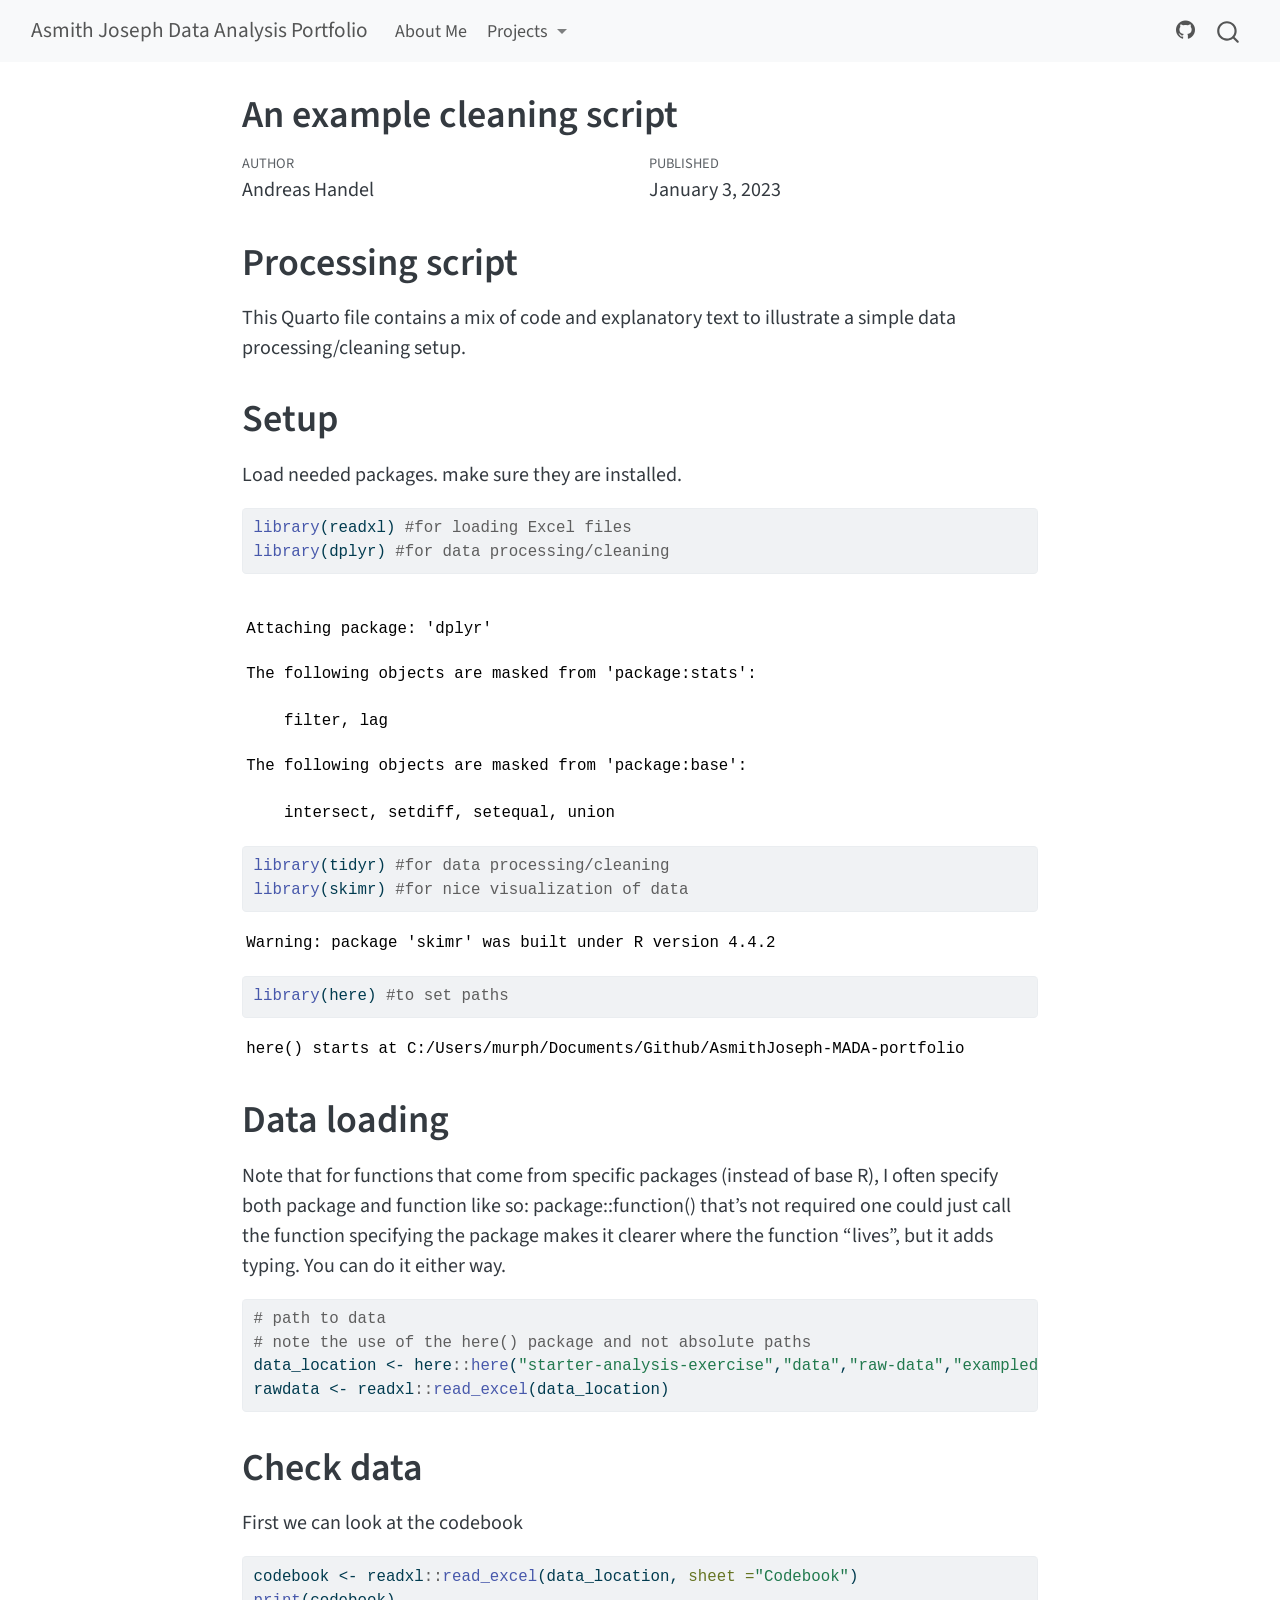
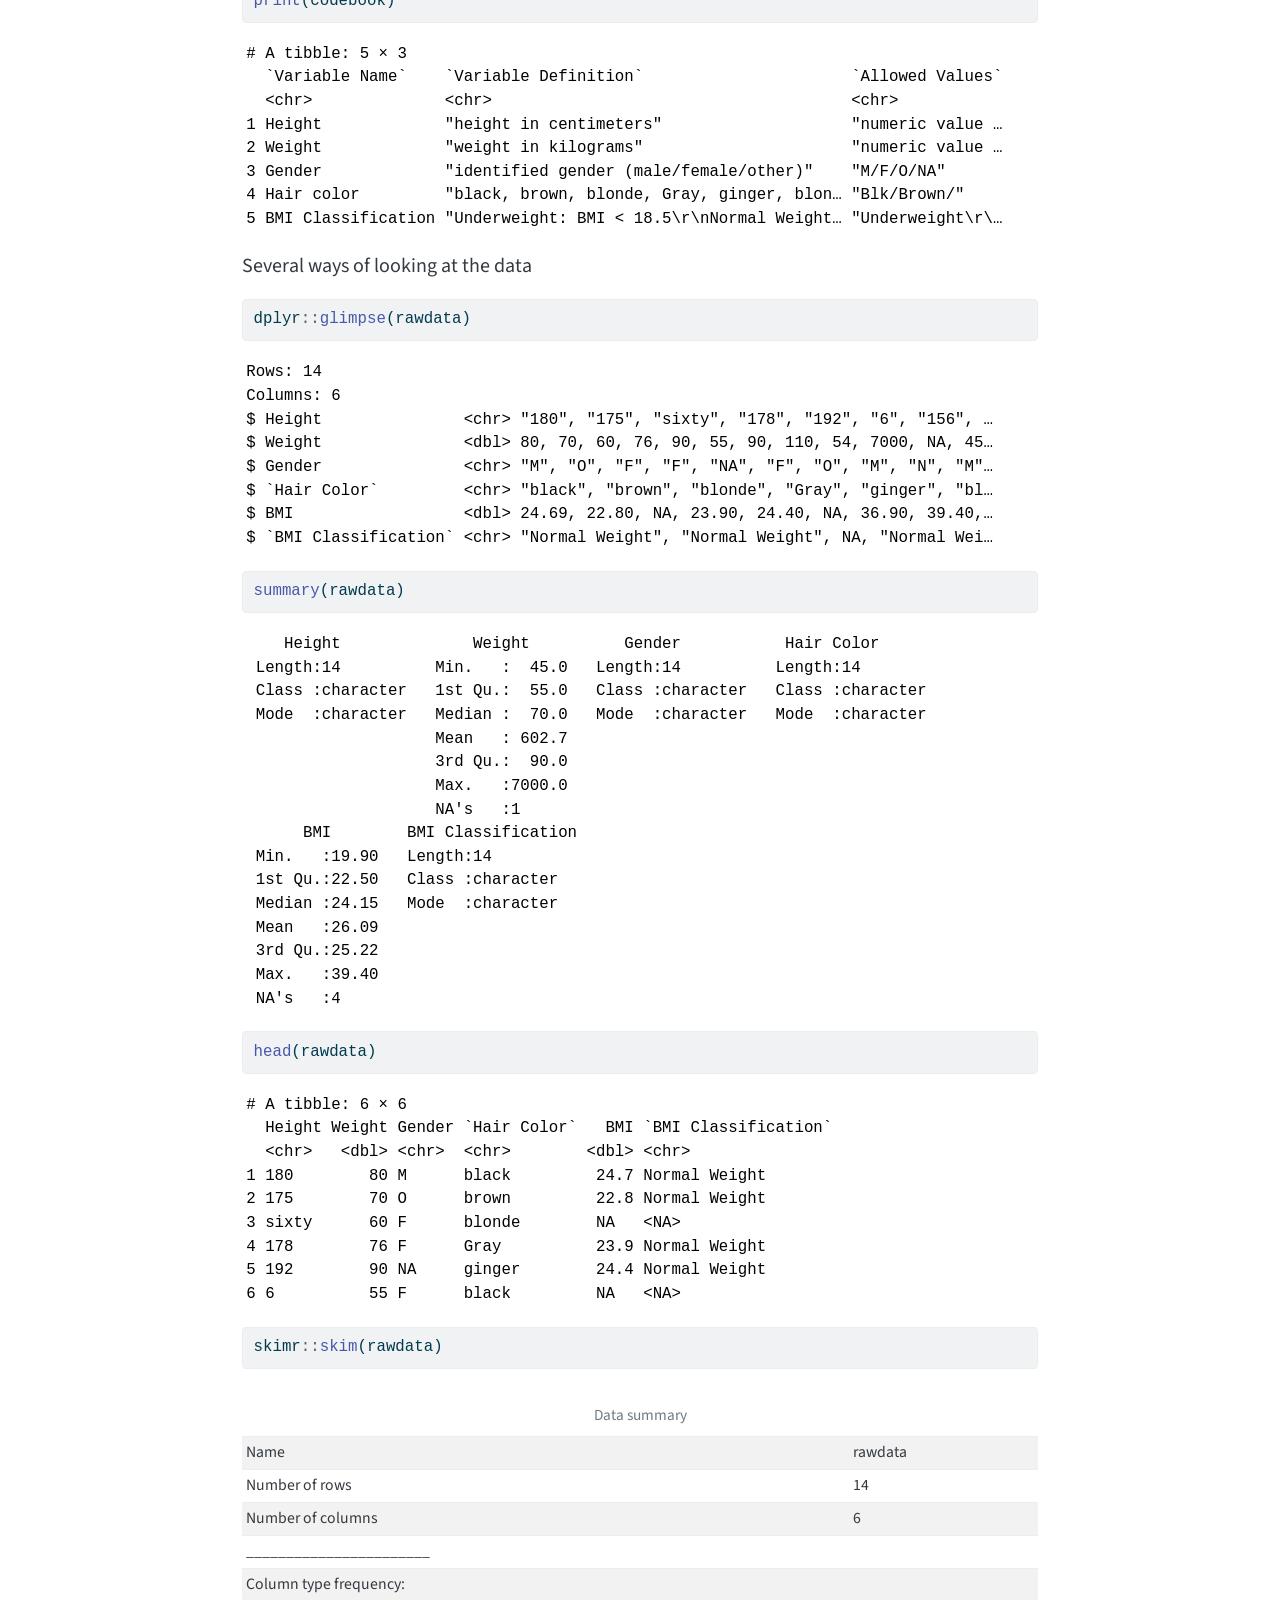
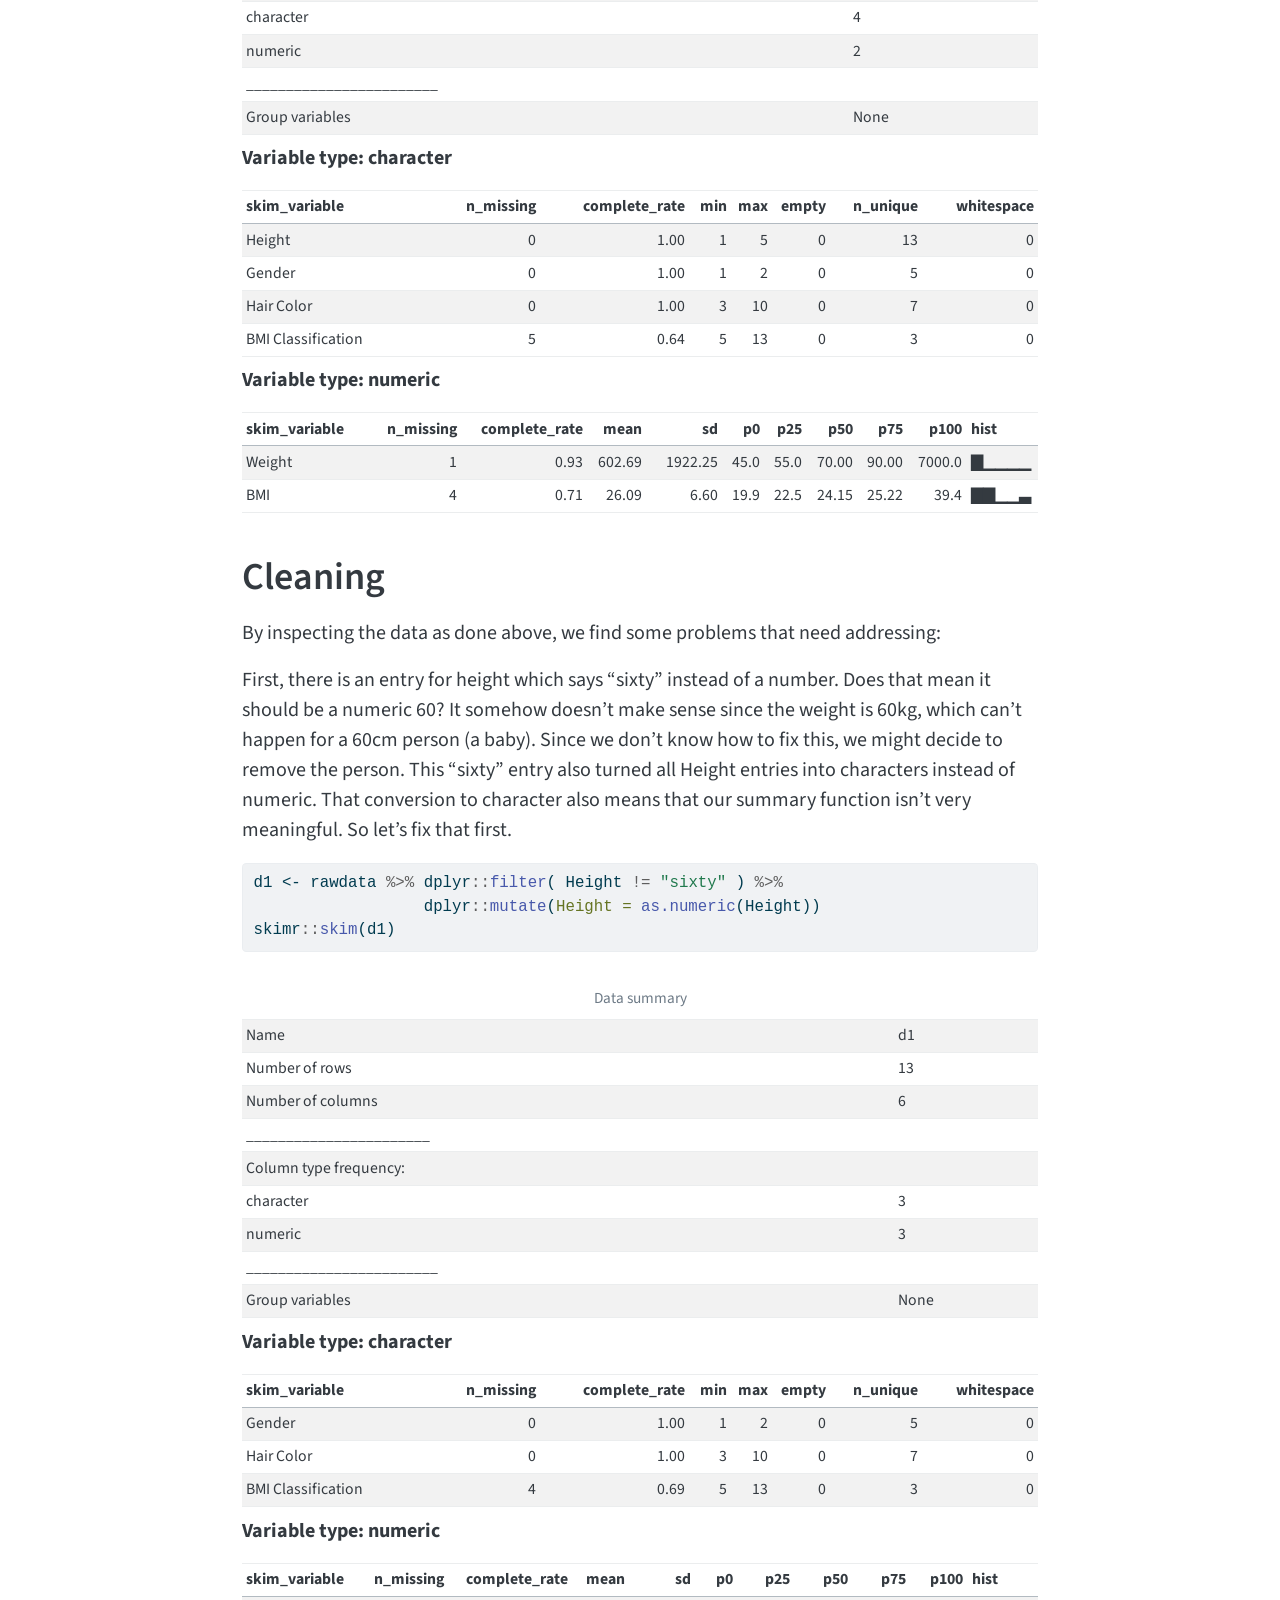
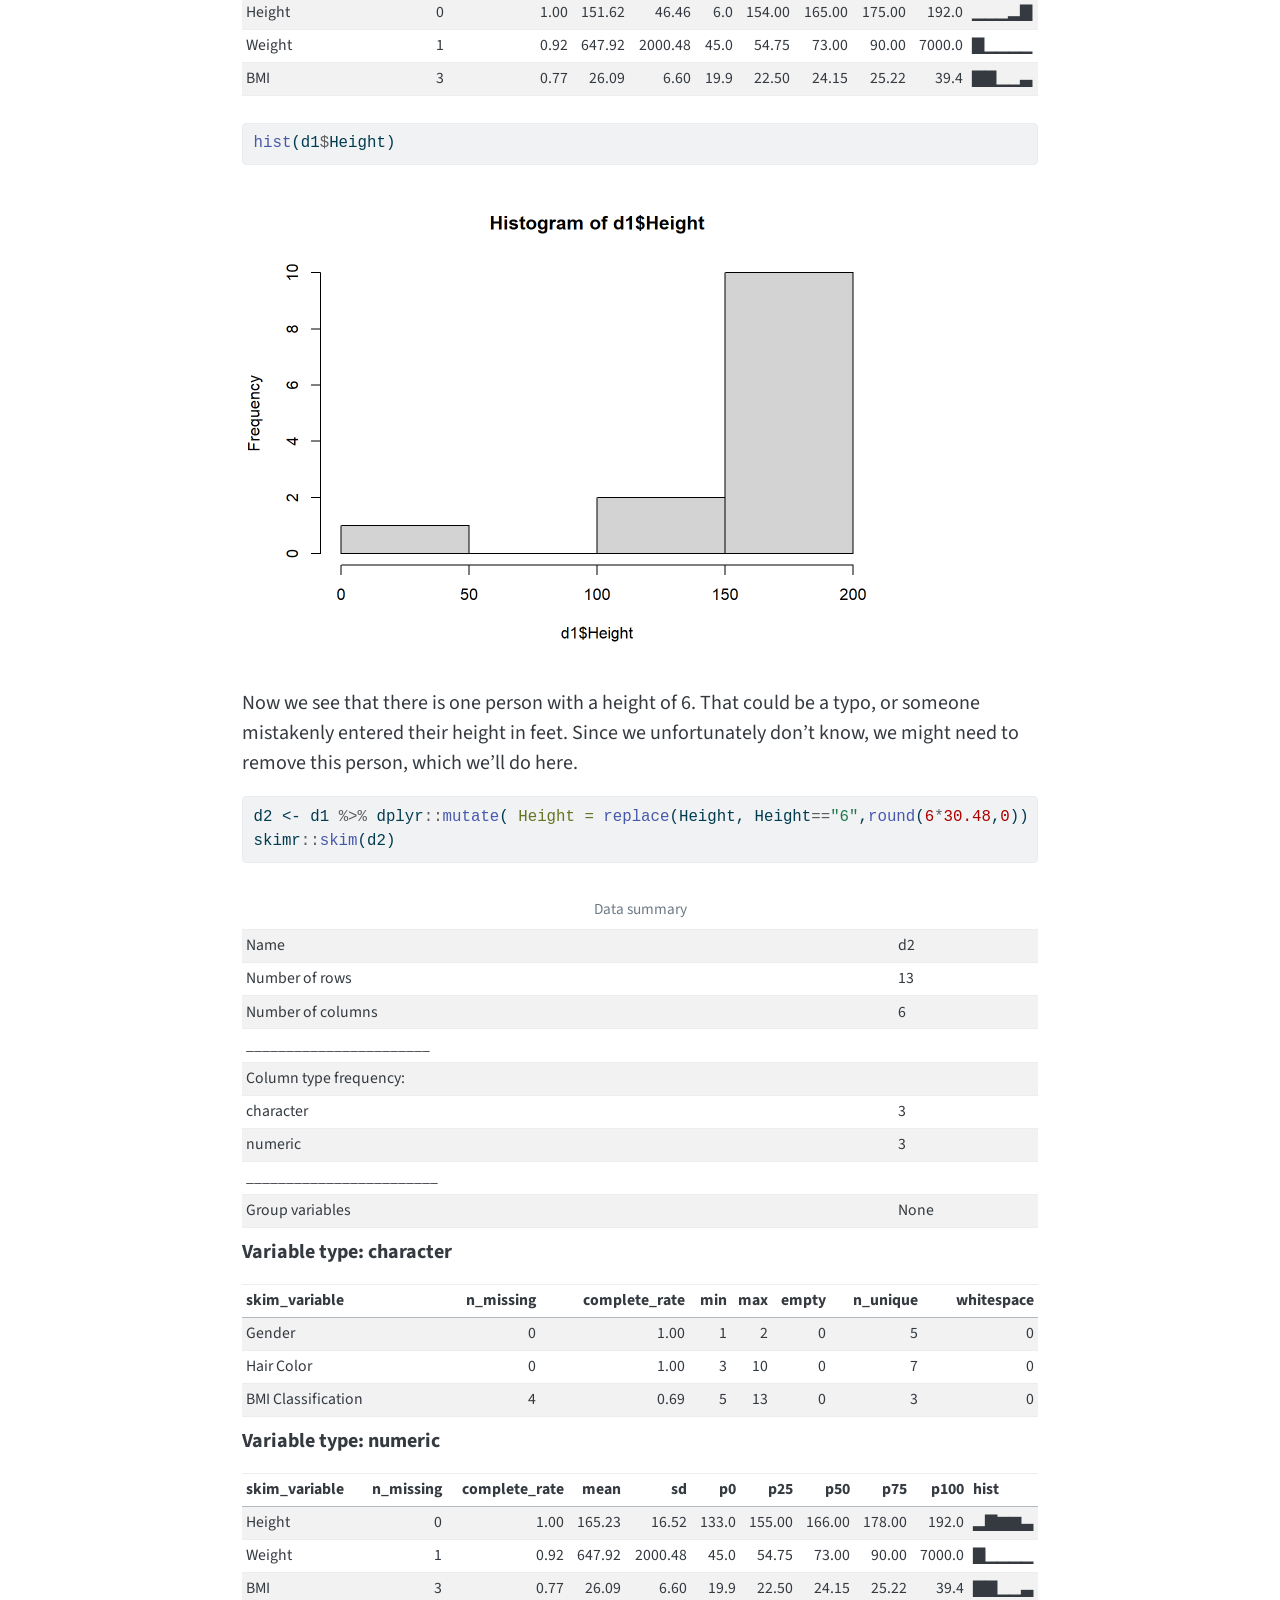
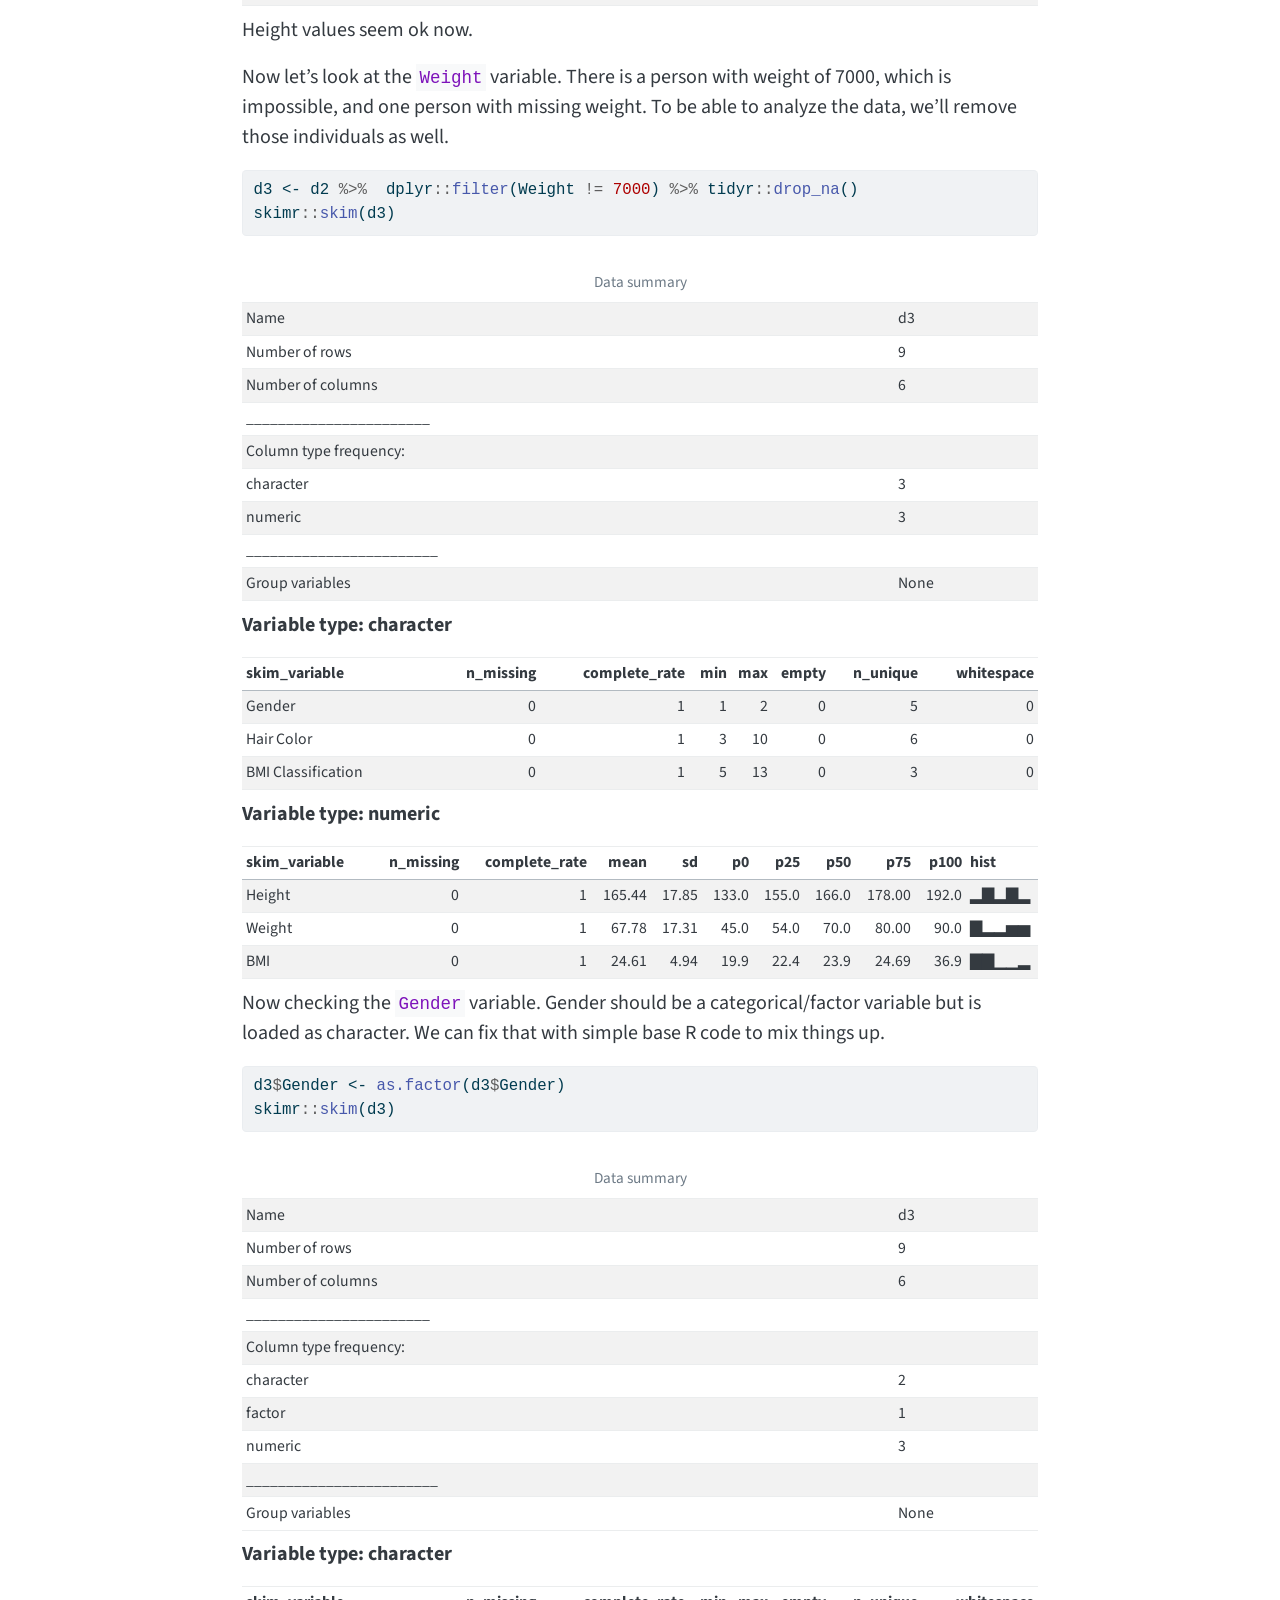
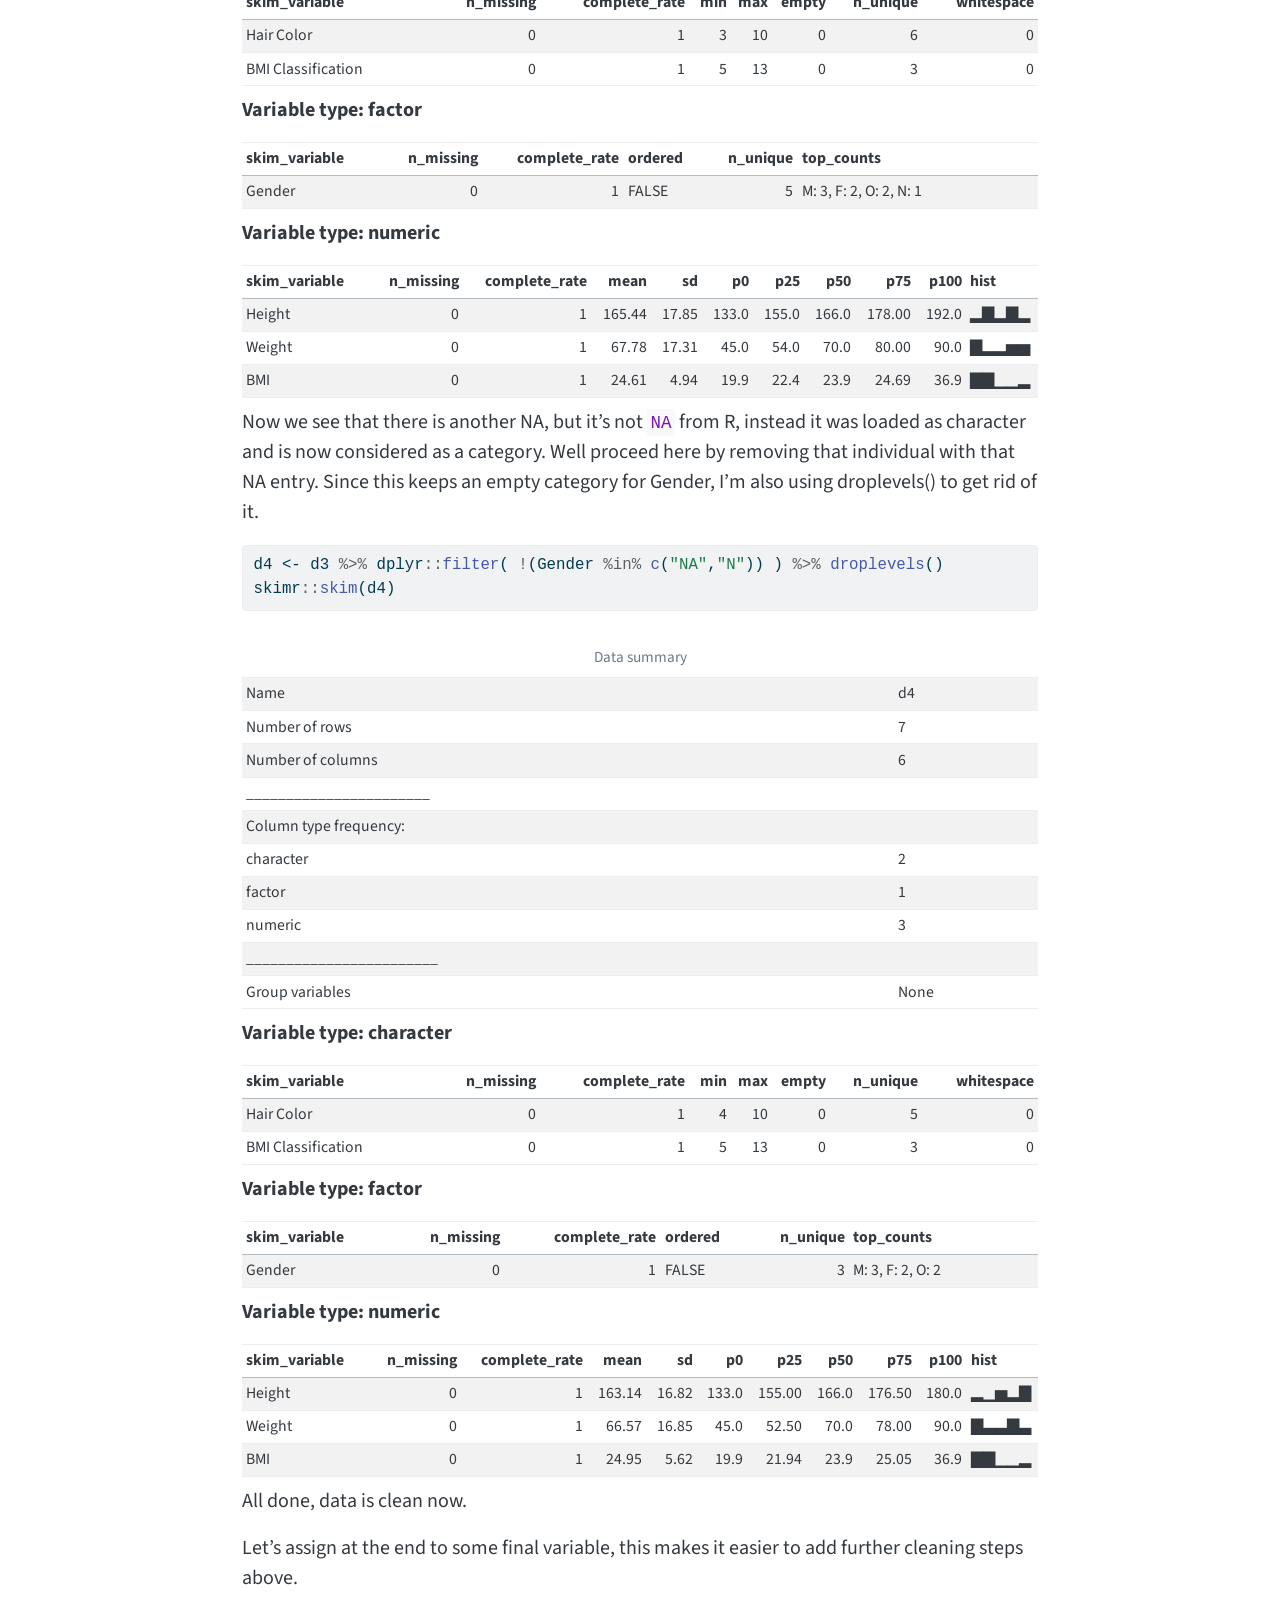
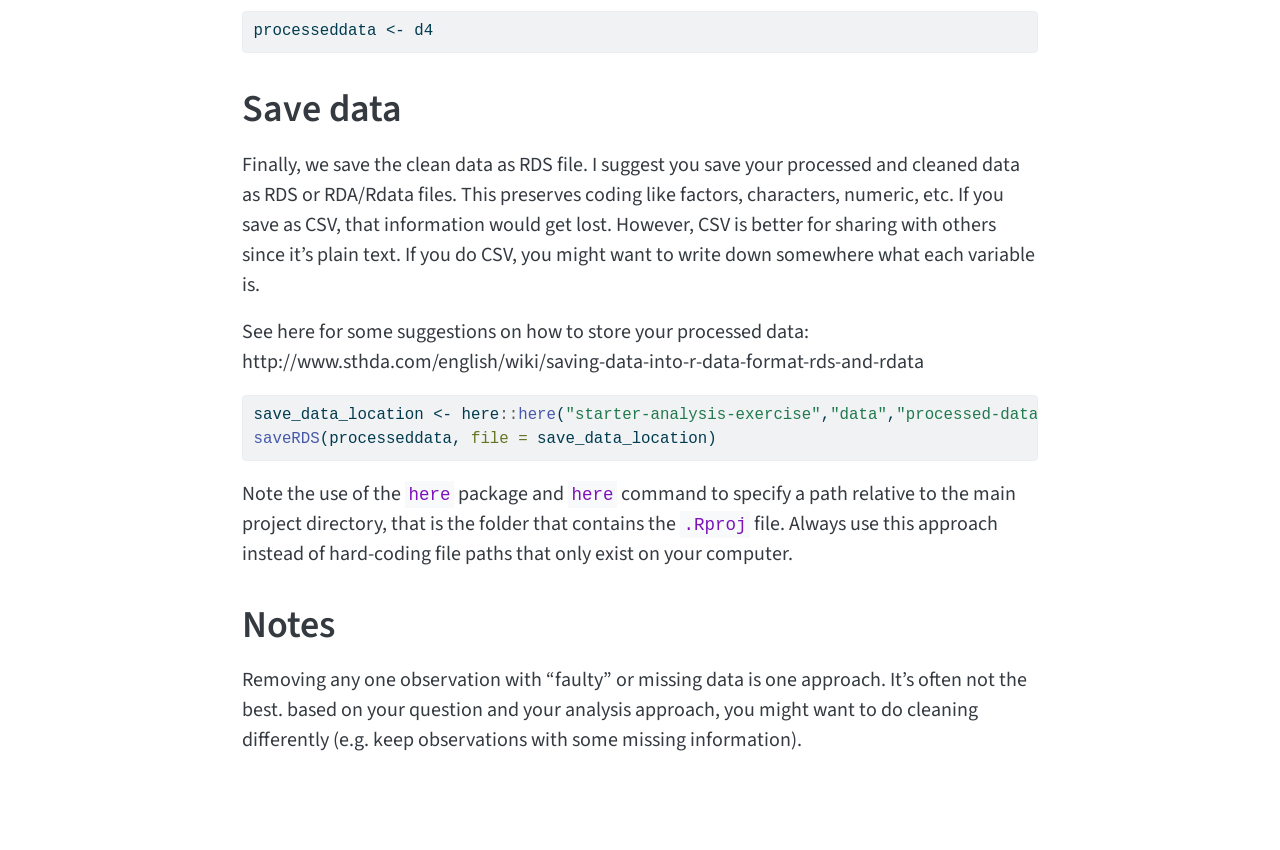
<file: docs/starter-analysis-exercise/code/processing-code/processingfile2.html>
<!DOCTYPE html>
<html xmlns="http://www.w3.org/1999/xhtml" lang="en" xml:lang="en"><head>

<meta charset="utf-8">
<meta name="generator" content="quarto-1.5.57">

<meta name="viewport" content="width=device-width, initial-scale=1.0, user-scalable=yes">

<meta name="author" content="Andreas Handel">
<meta name="dcterms.date" content="2023-01-03">

<title>An example cleaning script – Asmith Joseph Data Analysis Portfolio</title>
<style>
code{white-space: pre-wrap;}
span.smallcaps{font-variant: small-caps;}
div.columns{display: flex; gap: min(4vw, 1.5em);}
div.column{flex: auto; overflow-x: auto;}
div.hanging-indent{margin-left: 1.5em; text-indent: -1.5em;}
ul.task-list{list-style: none;}
ul.task-list li input[type="checkbox"] {
  width: 0.8em;
  margin: 0 0.8em 0.2em -1em; /* quarto-specific, see https://github.com/quarto-dev/quarto-cli/issues/4556 */ 
  vertical-align: middle;
}
/* CSS for syntax highlighting */
pre > code.sourceCode { white-space: pre; position: relative; }
pre > code.sourceCode > span { line-height: 1.25; }
pre > code.sourceCode > span:empty { height: 1.2em; }
.sourceCode { overflow: visible; }
code.sourceCode > span { color: inherit; text-decoration: inherit; }
div.sourceCode { margin: 1em 0; }
pre.sourceCode { margin: 0; }
@media screen {
div.sourceCode { overflow: auto; }
}
@media print {
pre > code.sourceCode { white-space: pre-wrap; }
pre > code.sourceCode > span { display: inline-block; text-indent: -5em; padding-left: 5em; }
}
pre.numberSource code
  { counter-reset: source-line 0; }
pre.numberSource code > span
  { position: relative; left: -4em; counter-increment: source-line; }
pre.numberSource code > span > a:first-child::before
  { content: counter(source-line);
    position: relative; left: -1em; text-align: right; vertical-align: baseline;
    border: none; display: inline-block;
    -webkit-touch-callout: none; -webkit-user-select: none;
    -khtml-user-select: none; -moz-user-select: none;
    -ms-user-select: none; user-select: none;
    padding: 0 4px; width: 4em;
  }
pre.numberSource { margin-left: 3em;  padding-left: 4px; }
div.sourceCode
  {   }
@media screen {
pre > code.sourceCode > span > a:first-child::before { text-decoration: underline; }
}
</style>


<script src="../../../site_libs/quarto-nav/quarto-nav.js"></script>
<script src="../../../site_libs/quarto-nav/headroom.min.js"></script>
<script src="../../../site_libs/clipboard/clipboard.min.js"></script>
<script src="../../../site_libs/quarto-search/autocomplete.umd.js"></script>
<script src="../../../site_libs/quarto-search/fuse.min.js"></script>
<script src="../../../site_libs/quarto-search/quarto-search.js"></script>
<meta name="quarto:offset" content="../../../">
<script src="../../../site_libs/quarto-html/quarto.js"></script>
<script src="../../../site_libs/quarto-html/popper.min.js"></script>
<script src="../../../site_libs/quarto-html/tippy.umd.min.js"></script>
<script src="../../../site_libs/quarto-html/anchor.min.js"></script>
<link href="../../../site_libs/quarto-html/tippy.css" rel="stylesheet">
<link href="../../../site_libs/quarto-html/quarto-syntax-highlighting.css" rel="stylesheet" id="quarto-text-highlighting-styles">
<script src="../../../site_libs/bootstrap/bootstrap.min.js"></script>
<link href="../../../site_libs/bootstrap/bootstrap-icons.css" rel="stylesheet">
<link href="../../../site_libs/bootstrap/bootstrap.min.css" rel="stylesheet" id="quarto-bootstrap" data-mode="light">
<script id="quarto-search-options" type="application/json">{
  "location": "navbar",
  "copy-button": false,
  "collapse-after": 3,
  "panel-placement": "end",
  "type": "overlay",
  "limit": 50,
  "keyboard-shortcut": [
    "f",
    "/",
    "s"
  ],
  "show-item-context": false,
  "language": {
    "search-no-results-text": "No results",
    "search-matching-documents-text": "matching documents",
    "search-copy-link-title": "Copy link to search",
    "search-hide-matches-text": "Hide additional matches",
    "search-more-match-text": "more match in this document",
    "search-more-matches-text": "more matches in this document",
    "search-clear-button-title": "Clear",
    "search-text-placeholder": "",
    "search-detached-cancel-button-title": "Cancel",
    "search-submit-button-title": "Submit",
    "search-label": "Search"
  }
}</script>


<link rel="stylesheet" href="../../../styles.css">
</head>

<body class="nav-fixed fullcontent">

<div id="quarto-search-results"></div>
  <header id="quarto-header" class="headroom fixed-top">
    <nav class="navbar navbar-expand-lg " data-bs-theme="dark">
      <div class="navbar-container container-fluid">
      <div class="navbar-brand-container mx-auto">
    <a class="navbar-brand" href="../../../index.html">
    <span class="navbar-title">Asmith Joseph Data Analysis Portfolio</span>
    </a>
  </div>
            <div id="quarto-search" class="" title="Search"></div>
          <button class="navbar-toggler" type="button" data-bs-toggle="collapse" data-bs-target="#navbarCollapse" aria-controls="navbarCollapse" role="menu" aria-expanded="false" aria-label="Toggle navigation" onclick="if (window.quartoToggleHeadroom) { window.quartoToggleHeadroom(); }">
  <span class="navbar-toggler-icon"></span>
</button>
          <div class="collapse navbar-collapse" id="navbarCollapse">
            <ul class="navbar-nav navbar-nav-scroll me-auto">
  <li class="nav-item">
    <a class="nav-link" href="../../../aboutme.html"> 
<span class="menu-text">About Me</span></a>
  </li>  
  <li class="nav-item dropdown ">
    <a class="nav-link dropdown-toggle" href="#" id="nav-menu-projects" role="link" data-bs-toggle="dropdown" aria-expanded="false">
 <span class="menu-text">Projects</span>
    </a>
    <ul class="dropdown-menu" aria-labelledby="nav-menu-projects">    
        <li>
    <a class="dropdown-item" href="../../../starter-analysis-exercise/products/report/starter-analysis-report.html">
 <span class="dropdown-text">Starter Analysis Exercise</span></a>
  </li>  
        <li>
    <a class="dropdown-item" href="../../../coding-exercise/coding-exercise.html">
 <span class="dropdown-text">R Coding Exercise</span></a>
  </li>  
    </ul>
  </li>
</ul>
            <ul class="navbar-nav navbar-nav-scroll ms-auto">
  <li class="nav-item compact">
    <a class="nav-link" href="https://github.com/Asmithj/AsmithJoseph-MADA-portfolio"> <i class="bi bi-github" role="img">
</i> 
<span class="menu-text"></span></a>
  </li>  
</ul>
          </div> <!-- /navcollapse -->
            <div class="quarto-navbar-tools">
</div>
      </div> <!-- /container-fluid -->
    </nav>
</header>
<!-- content -->
<div id="quarto-content" class="quarto-container page-columns page-rows-contents page-layout-article page-navbar">
<!-- sidebar -->
<!-- margin-sidebar -->
    
<!-- main -->
<main class="content" id="quarto-document-content">

<header id="title-block-header" class="quarto-title-block default">
<div class="quarto-title">
<h1 class="title">An example cleaning script</h1>
</div>



<div class="quarto-title-meta">

    <div>
    <div class="quarto-title-meta-heading">Author</div>
    <div class="quarto-title-meta-contents">
             <p>Andreas Handel </p>
          </div>
  </div>
    
    <div>
    <div class="quarto-title-meta-heading">Published</div>
    <div class="quarto-title-meta-contents">
      <p class="date">January 3, 2023</p>
    </div>
  </div>
  
    
  </div>
  


</header>


<section id="processing-script" class="level1">
<h1>Processing script</h1>
<p>This Quarto file contains a mix of code and explanatory text to illustrate a simple data processing/cleaning setup.</p>
</section>
<section id="setup" class="level1">
<h1>Setup</h1>
<p>Load needed packages. make sure they are installed.</p>
<div class="cell">
<div class="sourceCode cell-code" id="cb1"><pre class="sourceCode r code-with-copy"><code class="sourceCode r"><span id="cb1-1"><a href="#cb1-1" aria-hidden="true" tabindex="-1"></a><span class="fu">library</span>(readxl) <span class="co">#for loading Excel files</span></span>
<span id="cb1-2"><a href="#cb1-2" aria-hidden="true" tabindex="-1"></a><span class="fu">library</span>(dplyr) <span class="co">#for data processing/cleaning</span></span></code><button title="Copy to Clipboard" class="code-copy-button"><i class="bi"></i></button></pre></div>
<div class="cell-output cell-output-stderr">
<pre><code>
Attaching package: 'dplyr'</code></pre>
</div>
<div class="cell-output cell-output-stderr">
<pre><code>The following objects are masked from 'package:stats':

    filter, lag</code></pre>
</div>
<div class="cell-output cell-output-stderr">
<pre><code>The following objects are masked from 'package:base':

    intersect, setdiff, setequal, union</code></pre>
</div>
<div class="sourceCode cell-code" id="cb5"><pre class="sourceCode r code-with-copy"><code class="sourceCode r"><span id="cb5-1"><a href="#cb5-1" aria-hidden="true" tabindex="-1"></a><span class="fu">library</span>(tidyr) <span class="co">#for data processing/cleaning</span></span>
<span id="cb5-2"><a href="#cb5-2" aria-hidden="true" tabindex="-1"></a><span class="fu">library</span>(skimr) <span class="co">#for nice visualization of data </span></span></code><button title="Copy to Clipboard" class="code-copy-button"><i class="bi"></i></button></pre></div>
<div class="cell-output cell-output-stderr">
<pre><code>Warning: package 'skimr' was built under R version 4.4.2</code></pre>
</div>
<div class="sourceCode cell-code" id="cb7"><pre class="sourceCode r code-with-copy"><code class="sourceCode r"><span id="cb7-1"><a href="#cb7-1" aria-hidden="true" tabindex="-1"></a><span class="fu">library</span>(here) <span class="co">#to set paths</span></span></code><button title="Copy to Clipboard" class="code-copy-button"><i class="bi"></i></button></pre></div>
<div class="cell-output cell-output-stderr">
<pre><code>here() starts at C:/Users/murph/Documents/Github/AsmithJoseph-MADA-portfolio</code></pre>
</div>
</div>
</section>
<section id="data-loading" class="level1">
<h1>Data loading</h1>
<p>Note that for functions that come from specific packages (instead of base R), I often specify both package and function like so: package::function() that’s not required one could just call the function specifying the package makes it clearer where the function “lives”, but it adds typing. You can do it either way.</p>
<div class="cell">
<div class="sourceCode cell-code" id="cb9"><pre class="sourceCode r code-with-copy"><code class="sourceCode r"><span id="cb9-1"><a href="#cb9-1" aria-hidden="true" tabindex="-1"></a><span class="co"># path to data</span></span>
<span id="cb9-2"><a href="#cb9-2" aria-hidden="true" tabindex="-1"></a><span class="co"># note the use of the here() package and not absolute paths</span></span>
<span id="cb9-3"><a href="#cb9-3" aria-hidden="true" tabindex="-1"></a>data_location <span class="ot">&lt;-</span> here<span class="sc">::</span><span class="fu">here</span>(<span class="st">"starter-analysis-exercise"</span>,<span class="st">"data"</span>,<span class="st">"raw-data"</span>,<span class="st">"exampledata2.xlsx"</span>)</span>
<span id="cb9-4"><a href="#cb9-4" aria-hidden="true" tabindex="-1"></a>rawdata <span class="ot">&lt;-</span> readxl<span class="sc">::</span><span class="fu">read_excel</span>(data_location)</span></code><button title="Copy to Clipboard" class="code-copy-button"><i class="bi"></i></button></pre></div>
</div>
</section>
<section id="check-data" class="level1">
<h1>Check data</h1>
<p>First we can look at the codebook</p>
<div class="cell">
<div class="sourceCode cell-code" id="cb10"><pre class="sourceCode r code-with-copy"><code class="sourceCode r"><span id="cb10-1"><a href="#cb10-1" aria-hidden="true" tabindex="-1"></a>codebook <span class="ot">&lt;-</span> readxl<span class="sc">::</span><span class="fu">read_excel</span>(data_location, <span class="at">sheet =</span><span class="st">"Codebook"</span>)</span>
<span id="cb10-2"><a href="#cb10-2" aria-hidden="true" tabindex="-1"></a><span class="fu">print</span>(codebook)</span></code><button title="Copy to Clipboard" class="code-copy-button"><i class="bi"></i></button></pre></div>
<div class="cell-output cell-output-stdout">
<pre><code># A tibble: 5 × 3
  `Variable Name`    `Variable Definition`                      `Allowed Values`
  &lt;chr&gt;              &lt;chr&gt;                                      &lt;chr&gt;           
1 Height             "height in centimeters"                    "numeric value …
2 Weight             "weight in kilograms"                      "numeric value …
3 Gender             "identified gender (male/female/other)"    "M/F/O/NA"      
4 Hair color         "black, brown, blonde, Gray, ginger, blon… "Blk/Brown/"    
5 BMI Classification "Underweight: BMI &lt; 18.5\r\nNormal Weight… "Underweight\r\…</code></pre>
</div>
</div>
<p>Several ways of looking at the data</p>
<div class="cell">
<div class="sourceCode cell-code" id="cb12"><pre class="sourceCode r code-with-copy"><code class="sourceCode r"><span id="cb12-1"><a href="#cb12-1" aria-hidden="true" tabindex="-1"></a>dplyr<span class="sc">::</span><span class="fu">glimpse</span>(rawdata)</span></code><button title="Copy to Clipboard" class="code-copy-button"><i class="bi"></i></button></pre></div>
<div class="cell-output cell-output-stdout">
<pre><code>Rows: 14
Columns: 6
$ Height               &lt;chr&gt; "180", "175", "sixty", "178", "192", "6", "156", …
$ Weight               &lt;dbl&gt; 80, 70, 60, 76, 90, 55, 90, 110, 54, 7000, NA, 45…
$ Gender               &lt;chr&gt; "M", "O", "F", "F", "NA", "F", "O", "M", "N", "M"…
$ `Hair Color`         &lt;chr&gt; "black", "brown", "blonde", "Gray", "ginger", "bl…
$ BMI                  &lt;dbl&gt; 24.69, 22.80, NA, 23.90, 24.40, NA, 36.90, 39.40,…
$ `BMI Classification` &lt;chr&gt; "Normal Weight", "Normal Weight", NA, "Normal Wei…</code></pre>
</div>
<div class="sourceCode cell-code" id="cb14"><pre class="sourceCode r code-with-copy"><code class="sourceCode r"><span id="cb14-1"><a href="#cb14-1" aria-hidden="true" tabindex="-1"></a><span class="fu">summary</span>(rawdata)</span></code><button title="Copy to Clipboard" class="code-copy-button"><i class="bi"></i></button></pre></div>
<div class="cell-output cell-output-stdout">
<pre><code>    Height              Weight          Gender           Hair Color       
 Length:14          Min.   :  45.0   Length:14          Length:14         
 Class :character   1st Qu.:  55.0   Class :character   Class :character  
 Mode  :character   Median :  70.0   Mode  :character   Mode  :character  
                    Mean   : 602.7                                        
                    3rd Qu.:  90.0                                        
                    Max.   :7000.0                                        
                    NA's   :1                                             
      BMI        BMI Classification
 Min.   :19.90   Length:14         
 1st Qu.:22.50   Class :character  
 Median :24.15   Mode  :character  
 Mean   :26.09                     
 3rd Qu.:25.22                     
 Max.   :39.40                     
 NA's   :4                         </code></pre>
</div>
<div class="sourceCode cell-code" id="cb16"><pre class="sourceCode r code-with-copy"><code class="sourceCode r"><span id="cb16-1"><a href="#cb16-1" aria-hidden="true" tabindex="-1"></a><span class="fu">head</span>(rawdata)</span></code><button title="Copy to Clipboard" class="code-copy-button"><i class="bi"></i></button></pre></div>
<div class="cell-output cell-output-stdout">
<pre><code># A tibble: 6 × 6
  Height Weight Gender `Hair Color`   BMI `BMI Classification`
  &lt;chr&gt;   &lt;dbl&gt; &lt;chr&gt;  &lt;chr&gt;        &lt;dbl&gt; &lt;chr&gt;               
1 180        80 M      black         24.7 Normal Weight       
2 175        70 O      brown         22.8 Normal Weight       
3 sixty      60 F      blonde        NA   &lt;NA&gt;                
4 178        76 F      Gray          23.9 Normal Weight       
5 192        90 NA     ginger        24.4 Normal Weight       
6 6          55 F      black         NA   &lt;NA&gt;                </code></pre>
</div>
<div class="sourceCode cell-code" id="cb18"><pre class="sourceCode r code-with-copy"><code class="sourceCode r"><span id="cb18-1"><a href="#cb18-1" aria-hidden="true" tabindex="-1"></a>skimr<span class="sc">::</span><span class="fu">skim</span>(rawdata)</span></code><button title="Copy to Clipboard" class="code-copy-button"><i class="bi"></i></button></pre></div>
<div class="cell-output-display">
<table class="caption-top table table-sm table-striped small">
<caption>Data summary</caption>
<tbody>
<tr class="odd">
<td style="text-align: left;">Name</td>
<td style="text-align: left;">rawdata</td>
</tr>
<tr class="even">
<td style="text-align: left;">Number of rows</td>
<td style="text-align: left;">14</td>
</tr>
<tr class="odd">
<td style="text-align: left;">Number of columns</td>
<td style="text-align: left;">6</td>
</tr>
<tr class="even">
<td style="text-align: left;">_______________________</td>
<td style="text-align: left;"></td>
</tr>
<tr class="odd">
<td style="text-align: left;">Column type frequency:</td>
<td style="text-align: left;"></td>
</tr>
<tr class="even">
<td style="text-align: left;">character</td>
<td style="text-align: left;">4</td>
</tr>
<tr class="odd">
<td style="text-align: left;">numeric</td>
<td style="text-align: left;">2</td>
</tr>
<tr class="even">
<td style="text-align: left;">________________________</td>
<td style="text-align: left;"></td>
</tr>
<tr class="odd">
<td style="text-align: left;">Group variables</td>
<td style="text-align: left;">None</td>
</tr>
</tbody>
</table>
<p><strong>Variable type: character</strong></p>
<table class="caption-top table table-sm table-striped small">
<colgroup>
<col style="width: 24%">
<col style="width: 12%">
<col style="width: 18%">
<col style="width: 5%">
<col style="width: 5%">
<col style="width: 7%">
<col style="width: 11%">
<col style="width: 14%">
</colgroup>
<thead>
<tr class="header">
<th style="text-align: left;">skim_variable</th>
<th style="text-align: right;">n_missing</th>
<th style="text-align: right;">complete_rate</th>
<th style="text-align: right;">min</th>
<th style="text-align: right;">max</th>
<th style="text-align: right;">empty</th>
<th style="text-align: right;">n_unique</th>
<th style="text-align: right;">whitespace</th>
</tr>
</thead>
<tbody>
<tr class="odd">
<td style="text-align: left;">Height</td>
<td style="text-align: right;">0</td>
<td style="text-align: right;">1.00</td>
<td style="text-align: right;">1</td>
<td style="text-align: right;">5</td>
<td style="text-align: right;">0</td>
<td style="text-align: right;">13</td>
<td style="text-align: right;">0</td>
</tr>
<tr class="even">
<td style="text-align: left;">Gender</td>
<td style="text-align: right;">0</td>
<td style="text-align: right;">1.00</td>
<td style="text-align: right;">1</td>
<td style="text-align: right;">2</td>
<td style="text-align: right;">0</td>
<td style="text-align: right;">5</td>
<td style="text-align: right;">0</td>
</tr>
<tr class="odd">
<td style="text-align: left;">Hair Color</td>
<td style="text-align: right;">0</td>
<td style="text-align: right;">1.00</td>
<td style="text-align: right;">3</td>
<td style="text-align: right;">10</td>
<td style="text-align: right;">0</td>
<td style="text-align: right;">7</td>
<td style="text-align: right;">0</td>
</tr>
<tr class="even">
<td style="text-align: left;">BMI Classification</td>
<td style="text-align: right;">5</td>
<td style="text-align: right;">0.64</td>
<td style="text-align: right;">5</td>
<td style="text-align: right;">13</td>
<td style="text-align: right;">0</td>
<td style="text-align: right;">3</td>
<td style="text-align: right;">0</td>
</tr>
</tbody>
</table>
<p><strong>Variable type: numeric</strong></p>
<table class="caption-top table table-sm table-striped small">
<colgroup>
<col style="width: 15%">
<col style="width: 11%">
<col style="width: 15%">
<col style="width: 7%">
<col style="width: 9%">
<col style="width: 5%">
<col style="width: 5%">
<col style="width: 6%">
<col style="width: 6%">
<col style="width: 7%">
<col style="width: 6%">
</colgroup>
<thead>
<tr class="header">
<th style="text-align: left;">skim_variable</th>
<th style="text-align: right;">n_missing</th>
<th style="text-align: right;">complete_rate</th>
<th style="text-align: right;">mean</th>
<th style="text-align: right;">sd</th>
<th style="text-align: right;">p0</th>
<th style="text-align: right;">p25</th>
<th style="text-align: right;">p50</th>
<th style="text-align: right;">p75</th>
<th style="text-align: right;">p100</th>
<th style="text-align: left;">hist</th>
</tr>
</thead>
<tbody>
<tr class="odd">
<td style="text-align: left;">Weight</td>
<td style="text-align: right;">1</td>
<td style="text-align: right;">0.93</td>
<td style="text-align: right;">602.69</td>
<td style="text-align: right;">1922.25</td>
<td style="text-align: right;">45.0</td>
<td style="text-align: right;">55.0</td>
<td style="text-align: right;">70.00</td>
<td style="text-align: right;">90.00</td>
<td style="text-align: right;">7000.0</td>
<td style="text-align: left;">▇▁▁▁▁</td>
</tr>
<tr class="even">
<td style="text-align: left;">BMI</td>
<td style="text-align: right;">4</td>
<td style="text-align: right;">0.71</td>
<td style="text-align: right;">26.09</td>
<td style="text-align: right;">6.60</td>
<td style="text-align: right;">19.9</td>
<td style="text-align: right;">22.5</td>
<td style="text-align: right;">24.15</td>
<td style="text-align: right;">25.22</td>
<td style="text-align: right;">39.4</td>
<td style="text-align: left;">▇▇▁▁▃</td>
</tr>
</tbody>
</table>
</div>
</div>
</section>
<section id="cleaning" class="level1">
<h1>Cleaning</h1>
<p>By inspecting the data as done above, we find some problems that need addressing:</p>
<p>First, there is an entry for height which says “sixty” instead of a number. Does that mean it should be a numeric 60? It somehow doesn’t make sense since the weight is 60kg, which can’t happen for a 60cm person (a baby). Since we don’t know how to fix this, we might decide to remove the person. This “sixty” entry also turned all Height entries into characters instead of numeric. That conversion to character also means that our summary function isn’t very meaningful. So let’s fix that first.</p>
<div class="cell">
<div class="sourceCode cell-code" id="cb19"><pre class="sourceCode r code-with-copy"><code class="sourceCode r"><span id="cb19-1"><a href="#cb19-1" aria-hidden="true" tabindex="-1"></a>d1 <span class="ot">&lt;-</span> rawdata <span class="sc">%&gt;%</span> dplyr<span class="sc">::</span><span class="fu">filter</span>( Height <span class="sc">!=</span> <span class="st">"sixty"</span> ) <span class="sc">%&gt;%</span> </span>
<span id="cb19-2"><a href="#cb19-2" aria-hidden="true" tabindex="-1"></a>                  dplyr<span class="sc">::</span><span class="fu">mutate</span>(<span class="at">Height =</span> <span class="fu">as.numeric</span>(Height))</span>
<span id="cb19-3"><a href="#cb19-3" aria-hidden="true" tabindex="-1"></a>skimr<span class="sc">::</span><span class="fu">skim</span>(d1)</span></code><button title="Copy to Clipboard" class="code-copy-button"><i class="bi"></i></button></pre></div>
<div class="cell-output-display">
<table class="caption-top table table-sm table-striped small">
<caption>Data summary</caption>
<tbody>
<tr class="odd">
<td style="text-align: left;">Name</td>
<td style="text-align: left;">d1</td>
</tr>
<tr class="even">
<td style="text-align: left;">Number of rows</td>
<td style="text-align: left;">13</td>
</tr>
<tr class="odd">
<td style="text-align: left;">Number of columns</td>
<td style="text-align: left;">6</td>
</tr>
<tr class="even">
<td style="text-align: left;">_______________________</td>
<td style="text-align: left;"></td>
</tr>
<tr class="odd">
<td style="text-align: left;">Column type frequency:</td>
<td style="text-align: left;"></td>
</tr>
<tr class="even">
<td style="text-align: left;">character</td>
<td style="text-align: left;">3</td>
</tr>
<tr class="odd">
<td style="text-align: left;">numeric</td>
<td style="text-align: left;">3</td>
</tr>
<tr class="even">
<td style="text-align: left;">________________________</td>
<td style="text-align: left;"></td>
</tr>
<tr class="odd">
<td style="text-align: left;">Group variables</td>
<td style="text-align: left;">None</td>
</tr>
</tbody>
</table>
<p><strong>Variable type: character</strong></p>
<table class="caption-top table table-sm table-striped small">
<colgroup>
<col style="width: 24%">
<col style="width: 12%">
<col style="width: 18%">
<col style="width: 5%">
<col style="width: 5%">
<col style="width: 7%">
<col style="width: 11%">
<col style="width: 14%">
</colgroup>
<thead>
<tr class="header">
<th style="text-align: left;">skim_variable</th>
<th style="text-align: right;">n_missing</th>
<th style="text-align: right;">complete_rate</th>
<th style="text-align: right;">min</th>
<th style="text-align: right;">max</th>
<th style="text-align: right;">empty</th>
<th style="text-align: right;">n_unique</th>
<th style="text-align: right;">whitespace</th>
</tr>
</thead>
<tbody>
<tr class="odd">
<td style="text-align: left;">Gender</td>
<td style="text-align: right;">0</td>
<td style="text-align: right;">1.00</td>
<td style="text-align: right;">1</td>
<td style="text-align: right;">2</td>
<td style="text-align: right;">0</td>
<td style="text-align: right;">5</td>
<td style="text-align: right;">0</td>
</tr>
<tr class="even">
<td style="text-align: left;">Hair Color</td>
<td style="text-align: right;">0</td>
<td style="text-align: right;">1.00</td>
<td style="text-align: right;">3</td>
<td style="text-align: right;">10</td>
<td style="text-align: right;">0</td>
<td style="text-align: right;">7</td>
<td style="text-align: right;">0</td>
</tr>
<tr class="odd">
<td style="text-align: left;">BMI Classification</td>
<td style="text-align: right;">4</td>
<td style="text-align: right;">0.69</td>
<td style="text-align: right;">5</td>
<td style="text-align: right;">13</td>
<td style="text-align: right;">0</td>
<td style="text-align: right;">3</td>
<td style="text-align: right;">0</td>
</tr>
</tbody>
</table>
<p><strong>Variable type: numeric</strong></p>
<table class="caption-top table table-sm table-striped small">
<colgroup>
<col style="width: 15%">
<col style="width: 10%">
<col style="width: 15%">
<col style="width: 7%">
<col style="width: 8%">
<col style="width: 5%">
<col style="width: 7%">
<col style="width: 7%">
<col style="width: 7%">
<col style="width: 7%">
<col style="width: 6%">
</colgroup>
<thead>
<tr class="header">
<th style="text-align: left;">skim_variable</th>
<th style="text-align: right;">n_missing</th>
<th style="text-align: right;">complete_rate</th>
<th style="text-align: right;">mean</th>
<th style="text-align: right;">sd</th>
<th style="text-align: right;">p0</th>
<th style="text-align: right;">p25</th>
<th style="text-align: right;">p50</th>
<th style="text-align: right;">p75</th>
<th style="text-align: right;">p100</th>
<th style="text-align: left;">hist</th>
</tr>
</thead>
<tbody>
<tr class="odd">
<td style="text-align: left;">Height</td>
<td style="text-align: right;">0</td>
<td style="text-align: right;">1.00</td>
<td style="text-align: right;">151.62</td>
<td style="text-align: right;">46.46</td>
<td style="text-align: right;">6.0</td>
<td style="text-align: right;">154.00</td>
<td style="text-align: right;">165.00</td>
<td style="text-align: right;">175.00</td>
<td style="text-align: right;">192.0</td>
<td style="text-align: left;">▁▁▁▂▇</td>
</tr>
<tr class="even">
<td style="text-align: left;">Weight</td>
<td style="text-align: right;">1</td>
<td style="text-align: right;">0.92</td>
<td style="text-align: right;">647.92</td>
<td style="text-align: right;">2000.48</td>
<td style="text-align: right;">45.0</td>
<td style="text-align: right;">54.75</td>
<td style="text-align: right;">73.00</td>
<td style="text-align: right;">90.00</td>
<td style="text-align: right;">7000.0</td>
<td style="text-align: left;">▇▁▁▁▁</td>
</tr>
<tr class="odd">
<td style="text-align: left;">BMI</td>
<td style="text-align: right;">3</td>
<td style="text-align: right;">0.77</td>
<td style="text-align: right;">26.09</td>
<td style="text-align: right;">6.60</td>
<td style="text-align: right;">19.9</td>
<td style="text-align: right;">22.50</td>
<td style="text-align: right;">24.15</td>
<td style="text-align: right;">25.22</td>
<td style="text-align: right;">39.4</td>
<td style="text-align: left;">▇▇▁▁▃</td>
</tr>
</tbody>
</table>
</div>
<div class="sourceCode cell-code" id="cb20"><pre class="sourceCode r code-with-copy"><code class="sourceCode r"><span id="cb20-1"><a href="#cb20-1" aria-hidden="true" tabindex="-1"></a><span class="fu">hist</span>(d1<span class="sc">$</span>Height)</span></code><button title="Copy to Clipboard" class="code-copy-button"><i class="bi"></i></button></pre></div>
<div class="cell-output-display">
<div>
<figure class="figure">
<p><img src="processingfile2_files/figure-html/unnamed-chunk-5-1.png" class="img-fluid figure-img" width="672"></p>
</figure>
</div>
</div>
</div>
<p>Now we see that there is one person with a height of 6. That could be a typo, or someone mistakenly entered their height in feet. Since we unfortunately don’t know, we might need to remove this person, which we’ll do here.</p>
<div class="cell">
<div class="sourceCode cell-code" id="cb21"><pre class="sourceCode r code-with-copy"><code class="sourceCode r"><span id="cb21-1"><a href="#cb21-1" aria-hidden="true" tabindex="-1"></a>d2 <span class="ot">&lt;-</span> d1 <span class="sc">%&gt;%</span> dplyr<span class="sc">::</span><span class="fu">mutate</span>( <span class="at">Height =</span> <span class="fu">replace</span>(Height, Height<span class="sc">==</span><span class="st">"6"</span>,<span class="fu">round</span>(<span class="dv">6</span><span class="sc">*</span><span class="fl">30.48</span>,<span class="dv">0</span>)) )</span>
<span id="cb21-2"><a href="#cb21-2" aria-hidden="true" tabindex="-1"></a>skimr<span class="sc">::</span><span class="fu">skim</span>(d2)</span></code><button title="Copy to Clipboard" class="code-copy-button"><i class="bi"></i></button></pre></div>
<div class="cell-output-display">
<table class="caption-top table table-sm table-striped small">
<caption>Data summary</caption>
<tbody>
<tr class="odd">
<td style="text-align: left;">Name</td>
<td style="text-align: left;">d2</td>
</tr>
<tr class="even">
<td style="text-align: left;">Number of rows</td>
<td style="text-align: left;">13</td>
</tr>
<tr class="odd">
<td style="text-align: left;">Number of columns</td>
<td style="text-align: left;">6</td>
</tr>
<tr class="even">
<td style="text-align: left;">_______________________</td>
<td style="text-align: left;"></td>
</tr>
<tr class="odd">
<td style="text-align: left;">Column type frequency:</td>
<td style="text-align: left;"></td>
</tr>
<tr class="even">
<td style="text-align: left;">character</td>
<td style="text-align: left;">3</td>
</tr>
<tr class="odd">
<td style="text-align: left;">numeric</td>
<td style="text-align: left;">3</td>
</tr>
<tr class="even">
<td style="text-align: left;">________________________</td>
<td style="text-align: left;"></td>
</tr>
<tr class="odd">
<td style="text-align: left;">Group variables</td>
<td style="text-align: left;">None</td>
</tr>
</tbody>
</table>
<p><strong>Variable type: character</strong></p>
<table class="caption-top table table-sm table-striped small">
<colgroup>
<col style="width: 24%">
<col style="width: 12%">
<col style="width: 18%">
<col style="width: 5%">
<col style="width: 5%">
<col style="width: 7%">
<col style="width: 11%">
<col style="width: 14%">
</colgroup>
<thead>
<tr class="header">
<th style="text-align: left;">skim_variable</th>
<th style="text-align: right;">n_missing</th>
<th style="text-align: right;">complete_rate</th>
<th style="text-align: right;">min</th>
<th style="text-align: right;">max</th>
<th style="text-align: right;">empty</th>
<th style="text-align: right;">n_unique</th>
<th style="text-align: right;">whitespace</th>
</tr>
</thead>
<tbody>
<tr class="odd">
<td style="text-align: left;">Gender</td>
<td style="text-align: right;">0</td>
<td style="text-align: right;">1.00</td>
<td style="text-align: right;">1</td>
<td style="text-align: right;">2</td>
<td style="text-align: right;">0</td>
<td style="text-align: right;">5</td>
<td style="text-align: right;">0</td>
</tr>
<tr class="even">
<td style="text-align: left;">Hair Color</td>
<td style="text-align: right;">0</td>
<td style="text-align: right;">1.00</td>
<td style="text-align: right;">3</td>
<td style="text-align: right;">10</td>
<td style="text-align: right;">0</td>
<td style="text-align: right;">7</td>
<td style="text-align: right;">0</td>
</tr>
<tr class="odd">
<td style="text-align: left;">BMI Classification</td>
<td style="text-align: right;">4</td>
<td style="text-align: right;">0.69</td>
<td style="text-align: right;">5</td>
<td style="text-align: right;">13</td>
<td style="text-align: right;">0</td>
<td style="text-align: right;">3</td>
<td style="text-align: right;">0</td>
</tr>
</tbody>
</table>
<p><strong>Variable type: numeric</strong></p>
<table class="caption-top table table-sm table-striped small">
<colgroup>
<col style="width: 15%">
<col style="width: 10%">
<col style="width: 15%">
<col style="width: 7%">
<col style="width: 8%">
<col style="width: 6%">
<col style="width: 7%">
<col style="width: 7%">
<col style="width: 7%">
<col style="width: 7%">
<col style="width: 6%">
</colgroup>
<thead>
<tr class="header">
<th style="text-align: left;">skim_variable</th>
<th style="text-align: right;">n_missing</th>
<th style="text-align: right;">complete_rate</th>
<th style="text-align: right;">mean</th>
<th style="text-align: right;">sd</th>
<th style="text-align: right;">p0</th>
<th style="text-align: right;">p25</th>
<th style="text-align: right;">p50</th>
<th style="text-align: right;">p75</th>
<th style="text-align: right;">p100</th>
<th style="text-align: left;">hist</th>
</tr>
</thead>
<tbody>
<tr class="odd">
<td style="text-align: left;">Height</td>
<td style="text-align: right;">0</td>
<td style="text-align: right;">1.00</td>
<td style="text-align: right;">165.23</td>
<td style="text-align: right;">16.52</td>
<td style="text-align: right;">133.0</td>
<td style="text-align: right;">155.00</td>
<td style="text-align: right;">166.00</td>
<td style="text-align: right;">178.00</td>
<td style="text-align: right;">192.0</td>
<td style="text-align: left;">▂▇▆▆▃</td>
</tr>
<tr class="even">
<td style="text-align: left;">Weight</td>
<td style="text-align: right;">1</td>
<td style="text-align: right;">0.92</td>
<td style="text-align: right;">647.92</td>
<td style="text-align: right;">2000.48</td>
<td style="text-align: right;">45.0</td>
<td style="text-align: right;">54.75</td>
<td style="text-align: right;">73.00</td>
<td style="text-align: right;">90.00</td>
<td style="text-align: right;">7000.0</td>
<td style="text-align: left;">▇▁▁▁▁</td>
</tr>
<tr class="odd">
<td style="text-align: left;">BMI</td>
<td style="text-align: right;">3</td>
<td style="text-align: right;">0.77</td>
<td style="text-align: right;">26.09</td>
<td style="text-align: right;">6.60</td>
<td style="text-align: right;">19.9</td>
<td style="text-align: right;">22.50</td>
<td style="text-align: right;">24.15</td>
<td style="text-align: right;">25.22</td>
<td style="text-align: right;">39.4</td>
<td style="text-align: left;">▇▇▁▁▃</td>
</tr>
</tbody>
</table>
</div>
</div>
<p>Height values seem ok now.</p>
<p>Now let’s look at the <code>Weight</code> variable. There is a person with weight of 7000, which is impossible, and one person with missing weight. To be able to analyze the data, we’ll remove those individuals as well.</p>
<div class="cell">
<div class="sourceCode cell-code" id="cb22"><pre class="sourceCode r code-with-copy"><code class="sourceCode r"><span id="cb22-1"><a href="#cb22-1" aria-hidden="true" tabindex="-1"></a>d3 <span class="ot">&lt;-</span> d2 <span class="sc">%&gt;%</span>  dplyr<span class="sc">::</span><span class="fu">filter</span>(Weight <span class="sc">!=</span> <span class="dv">7000</span>) <span class="sc">%&gt;%</span> tidyr<span class="sc">::</span><span class="fu">drop_na</span>()</span>
<span id="cb22-2"><a href="#cb22-2" aria-hidden="true" tabindex="-1"></a>skimr<span class="sc">::</span><span class="fu">skim</span>(d3)</span></code><button title="Copy to Clipboard" class="code-copy-button"><i class="bi"></i></button></pre></div>
<div class="cell-output-display">
<table class="caption-top table table-sm table-striped small">
<caption>Data summary</caption>
<tbody>
<tr class="odd">
<td style="text-align: left;">Name</td>
<td style="text-align: left;">d3</td>
</tr>
<tr class="even">
<td style="text-align: left;">Number of rows</td>
<td style="text-align: left;">9</td>
</tr>
<tr class="odd">
<td style="text-align: left;">Number of columns</td>
<td style="text-align: left;">6</td>
</tr>
<tr class="even">
<td style="text-align: left;">_______________________</td>
<td style="text-align: left;"></td>
</tr>
<tr class="odd">
<td style="text-align: left;">Column type frequency:</td>
<td style="text-align: left;"></td>
</tr>
<tr class="even">
<td style="text-align: left;">character</td>
<td style="text-align: left;">3</td>
</tr>
<tr class="odd">
<td style="text-align: left;">numeric</td>
<td style="text-align: left;">3</td>
</tr>
<tr class="even">
<td style="text-align: left;">________________________</td>
<td style="text-align: left;"></td>
</tr>
<tr class="odd">
<td style="text-align: left;">Group variables</td>
<td style="text-align: left;">None</td>
</tr>
</tbody>
</table>
<p><strong>Variable type: character</strong></p>
<table class="caption-top table table-sm table-striped small">
<colgroup>
<col style="width: 24%">
<col style="width: 12%">
<col style="width: 18%">
<col style="width: 5%">
<col style="width: 5%">
<col style="width: 7%">
<col style="width: 11%">
<col style="width: 14%">
</colgroup>
<thead>
<tr class="header">
<th style="text-align: left;">skim_variable</th>
<th style="text-align: right;">n_missing</th>
<th style="text-align: right;">complete_rate</th>
<th style="text-align: right;">min</th>
<th style="text-align: right;">max</th>
<th style="text-align: right;">empty</th>
<th style="text-align: right;">n_unique</th>
<th style="text-align: right;">whitespace</th>
</tr>
</thead>
<tbody>
<tr class="odd">
<td style="text-align: left;">Gender</td>
<td style="text-align: right;">0</td>
<td style="text-align: right;">1</td>
<td style="text-align: right;">1</td>
<td style="text-align: right;">2</td>
<td style="text-align: right;">0</td>
<td style="text-align: right;">5</td>
<td style="text-align: right;">0</td>
</tr>
<tr class="even">
<td style="text-align: left;">Hair Color</td>
<td style="text-align: right;">0</td>
<td style="text-align: right;">1</td>
<td style="text-align: right;">3</td>
<td style="text-align: right;">10</td>
<td style="text-align: right;">0</td>
<td style="text-align: right;">6</td>
<td style="text-align: right;">0</td>
</tr>
<tr class="odd">
<td style="text-align: left;">BMI Classification</td>
<td style="text-align: right;">0</td>
<td style="text-align: right;">1</td>
<td style="text-align: right;">5</td>
<td style="text-align: right;">13</td>
<td style="text-align: right;">0</td>
<td style="text-align: right;">3</td>
<td style="text-align: right;">0</td>
</tr>
</tbody>
</table>
<p><strong>Variable type: numeric</strong></p>
<table class="caption-top table table-sm table-striped small">
<colgroup>
<col style="width: 15%">
<col style="width: 11%">
<col style="width: 15%">
<col style="width: 7%">
<col style="width: 6%">
<col style="width: 6%">
<col style="width: 6%">
<col style="width: 6%">
<col style="width: 7%">
<col style="width: 6%">
<col style="width: 6%">
</colgroup>
<thead>
<tr class="header">
<th style="text-align: left;">skim_variable</th>
<th style="text-align: right;">n_missing</th>
<th style="text-align: right;">complete_rate</th>
<th style="text-align: right;">mean</th>
<th style="text-align: right;">sd</th>
<th style="text-align: right;">p0</th>
<th style="text-align: right;">p25</th>
<th style="text-align: right;">p50</th>
<th style="text-align: right;">p75</th>
<th style="text-align: right;">p100</th>
<th style="text-align: left;">hist</th>
</tr>
</thead>
<tbody>
<tr class="odd">
<td style="text-align: left;">Height</td>
<td style="text-align: right;">0</td>
<td style="text-align: right;">1</td>
<td style="text-align: right;">165.44</td>
<td style="text-align: right;">17.85</td>
<td style="text-align: right;">133.0</td>
<td style="text-align: right;">155.0</td>
<td style="text-align: right;">166.0</td>
<td style="text-align: right;">178.00</td>
<td style="text-align: right;">192.0</td>
<td style="text-align: left;">▂▇▂▇▂</td>
</tr>
<tr class="even">
<td style="text-align: left;">Weight</td>
<td style="text-align: right;">0</td>
<td style="text-align: right;">1</td>
<td style="text-align: right;">67.78</td>
<td style="text-align: right;">17.31</td>
<td style="text-align: right;">45.0</td>
<td style="text-align: right;">54.0</td>
<td style="text-align: right;">70.0</td>
<td style="text-align: right;">80.00</td>
<td style="text-align: right;">90.0</td>
<td style="text-align: left;">▇▂▂▅▅</td>
</tr>
<tr class="odd">
<td style="text-align: left;">BMI</td>
<td style="text-align: right;">0</td>
<td style="text-align: right;">1</td>
<td style="text-align: right;">24.61</td>
<td style="text-align: right;">4.94</td>
<td style="text-align: right;">19.9</td>
<td style="text-align: right;">22.4</td>
<td style="text-align: right;">23.9</td>
<td style="text-align: right;">24.69</td>
<td style="text-align: right;">36.9</td>
<td style="text-align: left;">▇▇▁▁▂</td>
</tr>
</tbody>
</table>
</div>
</div>
<p>Now checking the <code>Gender</code> variable. Gender should be a categorical/factor variable but is loaded as character. We can fix that with simple base R code to mix things up.</p>
<div class="cell">
<div class="sourceCode cell-code" id="cb23"><pre class="sourceCode r code-with-copy"><code class="sourceCode r"><span id="cb23-1"><a href="#cb23-1" aria-hidden="true" tabindex="-1"></a>d3<span class="sc">$</span>Gender <span class="ot">&lt;-</span> <span class="fu">as.factor</span>(d3<span class="sc">$</span>Gender)  </span>
<span id="cb23-2"><a href="#cb23-2" aria-hidden="true" tabindex="-1"></a>skimr<span class="sc">::</span><span class="fu">skim</span>(d3)</span></code><button title="Copy to Clipboard" class="code-copy-button"><i class="bi"></i></button></pre></div>
<div class="cell-output-display">
<table class="caption-top table table-sm table-striped small">
<caption>Data summary</caption>
<tbody>
<tr class="odd">
<td style="text-align: left;">Name</td>
<td style="text-align: left;">d3</td>
</tr>
<tr class="even">
<td style="text-align: left;">Number of rows</td>
<td style="text-align: left;">9</td>
</tr>
<tr class="odd">
<td style="text-align: left;">Number of columns</td>
<td style="text-align: left;">6</td>
</tr>
<tr class="even">
<td style="text-align: left;">_______________________</td>
<td style="text-align: left;"></td>
</tr>
<tr class="odd">
<td style="text-align: left;">Column type frequency:</td>
<td style="text-align: left;"></td>
</tr>
<tr class="even">
<td style="text-align: left;">character</td>
<td style="text-align: left;">2</td>
</tr>
<tr class="odd">
<td style="text-align: left;">factor</td>
<td style="text-align: left;">1</td>
</tr>
<tr class="even">
<td style="text-align: left;">numeric</td>
<td style="text-align: left;">3</td>
</tr>
<tr class="odd">
<td style="text-align: left;">________________________</td>
<td style="text-align: left;"></td>
</tr>
<tr class="even">
<td style="text-align: left;">Group variables</td>
<td style="text-align: left;">None</td>
</tr>
</tbody>
</table>
<p><strong>Variable type: character</strong></p>
<table class="caption-top table table-sm table-striped small">
<colgroup>
<col style="width: 24%">
<col style="width: 12%">
<col style="width: 18%">
<col style="width: 5%">
<col style="width: 5%">
<col style="width: 7%">
<col style="width: 11%">
<col style="width: 14%">
</colgroup>
<thead>
<tr class="header">
<th style="text-align: left;">skim_variable</th>
<th style="text-align: right;">n_missing</th>
<th style="text-align: right;">complete_rate</th>
<th style="text-align: right;">min</th>
<th style="text-align: right;">max</th>
<th style="text-align: right;">empty</th>
<th style="text-align: right;">n_unique</th>
<th style="text-align: right;">whitespace</th>
</tr>
</thead>
<tbody>
<tr class="odd">
<td style="text-align: left;">Hair Color</td>
<td style="text-align: right;">0</td>
<td style="text-align: right;">1</td>
<td style="text-align: right;">3</td>
<td style="text-align: right;">10</td>
<td style="text-align: right;">0</td>
<td style="text-align: right;">6</td>
<td style="text-align: right;">0</td>
</tr>
<tr class="even">
<td style="text-align: left;">BMI Classification</td>
<td style="text-align: right;">0</td>
<td style="text-align: right;">1</td>
<td style="text-align: right;">5</td>
<td style="text-align: right;">13</td>
<td style="text-align: right;">0</td>
<td style="text-align: right;">3</td>
<td style="text-align: right;">0</td>
</tr>
</tbody>
</table>
<p><strong>Variable type: factor</strong></p>
<table class="caption-top table table-sm table-striped small">
<colgroup>
<col style="width: 17%">
<col style="width: 12%">
<col style="width: 17%">
<col style="width: 10%">
<col style="width: 11%">
<col style="width: 29%">
</colgroup>
<thead>
<tr class="header">
<th style="text-align: left;">skim_variable</th>
<th style="text-align: right;">n_missing</th>
<th style="text-align: right;">complete_rate</th>
<th style="text-align: left;">ordered</th>
<th style="text-align: right;">n_unique</th>
<th style="text-align: left;">top_counts</th>
</tr>
</thead>
<tbody>
<tr class="odd">
<td style="text-align: left;">Gender</td>
<td style="text-align: right;">0</td>
<td style="text-align: right;">1</td>
<td style="text-align: left;">FALSE</td>
<td style="text-align: right;">5</td>
<td style="text-align: left;">M: 3, F: 2, O: 2, N: 1</td>
</tr>
</tbody>
</table>
<p><strong>Variable type: numeric</strong></p>
<table class="caption-top table table-sm table-striped small">
<colgroup>
<col style="width: 15%">
<col style="width: 11%">
<col style="width: 15%">
<col style="width: 7%">
<col style="width: 6%">
<col style="width: 6%">
<col style="width: 6%">
<col style="width: 6%">
<col style="width: 7%">
<col style="width: 6%">
<col style="width: 6%">
</colgroup>
<thead>
<tr class="header">
<th style="text-align: left;">skim_variable</th>
<th style="text-align: right;">n_missing</th>
<th style="text-align: right;">complete_rate</th>
<th style="text-align: right;">mean</th>
<th style="text-align: right;">sd</th>
<th style="text-align: right;">p0</th>
<th style="text-align: right;">p25</th>
<th style="text-align: right;">p50</th>
<th style="text-align: right;">p75</th>
<th style="text-align: right;">p100</th>
<th style="text-align: left;">hist</th>
</tr>
</thead>
<tbody>
<tr class="odd">
<td style="text-align: left;">Height</td>
<td style="text-align: right;">0</td>
<td style="text-align: right;">1</td>
<td style="text-align: right;">165.44</td>
<td style="text-align: right;">17.85</td>
<td style="text-align: right;">133.0</td>
<td style="text-align: right;">155.0</td>
<td style="text-align: right;">166.0</td>
<td style="text-align: right;">178.00</td>
<td style="text-align: right;">192.0</td>
<td style="text-align: left;">▂▇▂▇▂</td>
</tr>
<tr class="even">
<td style="text-align: left;">Weight</td>
<td style="text-align: right;">0</td>
<td style="text-align: right;">1</td>
<td style="text-align: right;">67.78</td>
<td style="text-align: right;">17.31</td>
<td style="text-align: right;">45.0</td>
<td style="text-align: right;">54.0</td>
<td style="text-align: right;">70.0</td>
<td style="text-align: right;">80.00</td>
<td style="text-align: right;">90.0</td>
<td style="text-align: left;">▇▂▂▅▅</td>
</tr>
<tr class="odd">
<td style="text-align: left;">BMI</td>
<td style="text-align: right;">0</td>
<td style="text-align: right;">1</td>
<td style="text-align: right;">24.61</td>
<td style="text-align: right;">4.94</td>
<td style="text-align: right;">19.9</td>
<td style="text-align: right;">22.4</td>
<td style="text-align: right;">23.9</td>
<td style="text-align: right;">24.69</td>
<td style="text-align: right;">36.9</td>
<td style="text-align: left;">▇▇▁▁▂</td>
</tr>
</tbody>
</table>
</div>
</div>
<p>Now we see that there is another NA, but it’s not <code>NA</code> from R, instead it was loaded as character and is now considered as a category. Well proceed here by removing that individual with that NA entry. Since this keeps an empty category for Gender, I’m also using droplevels() to get rid of it.</p>
<div class="cell">
<div class="sourceCode cell-code" id="cb24"><pre class="sourceCode r code-with-copy"><code class="sourceCode r"><span id="cb24-1"><a href="#cb24-1" aria-hidden="true" tabindex="-1"></a>d4 <span class="ot">&lt;-</span> d3 <span class="sc">%&gt;%</span> dplyr<span class="sc">::</span><span class="fu">filter</span>( <span class="sc">!</span>(Gender <span class="sc">%in%</span> <span class="fu">c</span>(<span class="st">"NA"</span>,<span class="st">"N"</span>)) ) <span class="sc">%&gt;%</span> <span class="fu">droplevels</span>()</span>
<span id="cb24-2"><a href="#cb24-2" aria-hidden="true" tabindex="-1"></a>skimr<span class="sc">::</span><span class="fu">skim</span>(d4)</span></code><button title="Copy to Clipboard" class="code-copy-button"><i class="bi"></i></button></pre></div>
<div class="cell-output-display">
<table class="caption-top table table-sm table-striped small">
<caption>Data summary</caption>
<tbody>
<tr class="odd">
<td style="text-align: left;">Name</td>
<td style="text-align: left;">d4</td>
</tr>
<tr class="even">
<td style="text-align: left;">Number of rows</td>
<td style="text-align: left;">7</td>
</tr>
<tr class="odd">
<td style="text-align: left;">Number of columns</td>
<td style="text-align: left;">6</td>
</tr>
<tr class="even">
<td style="text-align: left;">_______________________</td>
<td style="text-align: left;"></td>
</tr>
<tr class="odd">
<td style="text-align: left;">Column type frequency:</td>
<td style="text-align: left;"></td>
</tr>
<tr class="even">
<td style="text-align: left;">character</td>
<td style="text-align: left;">2</td>
</tr>
<tr class="odd">
<td style="text-align: left;">factor</td>
<td style="text-align: left;">1</td>
</tr>
<tr class="even">
<td style="text-align: left;">numeric</td>
<td style="text-align: left;">3</td>
</tr>
<tr class="odd">
<td style="text-align: left;">________________________</td>
<td style="text-align: left;"></td>
</tr>
<tr class="even">
<td style="text-align: left;">Group variables</td>
<td style="text-align: left;">None</td>
</tr>
</tbody>
</table>
<p><strong>Variable type: character</strong></p>
<table class="caption-top table table-sm table-striped small">
<colgroup>
<col style="width: 24%">
<col style="width: 12%">
<col style="width: 18%">
<col style="width: 5%">
<col style="width: 5%">
<col style="width: 7%">
<col style="width: 11%">
<col style="width: 14%">
</colgroup>
<thead>
<tr class="header">
<th style="text-align: left;">skim_variable</th>
<th style="text-align: right;">n_missing</th>
<th style="text-align: right;">complete_rate</th>
<th style="text-align: right;">min</th>
<th style="text-align: right;">max</th>
<th style="text-align: right;">empty</th>
<th style="text-align: right;">n_unique</th>
<th style="text-align: right;">whitespace</th>
</tr>
</thead>
<tbody>
<tr class="odd">
<td style="text-align: left;">Hair Color</td>
<td style="text-align: right;">0</td>
<td style="text-align: right;">1</td>
<td style="text-align: right;">4</td>
<td style="text-align: right;">10</td>
<td style="text-align: right;">0</td>
<td style="text-align: right;">5</td>
<td style="text-align: right;">0</td>
</tr>
<tr class="even">
<td style="text-align: left;">BMI Classification</td>
<td style="text-align: right;">0</td>
<td style="text-align: right;">1</td>
<td style="text-align: right;">5</td>
<td style="text-align: right;">13</td>
<td style="text-align: right;">0</td>
<td style="text-align: right;">3</td>
<td style="text-align: right;">0</td>
</tr>
</tbody>
</table>
<p><strong>Variable type: factor</strong></p>
<table class="caption-top table table-sm table-striped small">
<colgroup>
<col style="width: 19%">
<col style="width: 13%">
<col style="width: 19%">
<col style="width: 11%">
<col style="width: 12%">
<col style="width: 23%">
</colgroup>
<thead>
<tr class="header">
<th style="text-align: left;">skim_variable</th>
<th style="text-align: right;">n_missing</th>
<th style="text-align: right;">complete_rate</th>
<th style="text-align: left;">ordered</th>
<th style="text-align: right;">n_unique</th>
<th style="text-align: left;">top_counts</th>
</tr>
</thead>
<tbody>
<tr class="odd">
<td style="text-align: left;">Gender</td>
<td style="text-align: right;">0</td>
<td style="text-align: right;">1</td>
<td style="text-align: left;">FALSE</td>
<td style="text-align: right;">3</td>
<td style="text-align: left;">M: 3, F: 2, O: 2</td>
</tr>
</tbody>
</table>
<p><strong>Variable type: numeric</strong></p>
<table class="caption-top table table-sm table-striped small">
<colgroup>
<col style="width: 15%">
<col style="width: 11%">
<col style="width: 15%">
<col style="width: 7%">
<col style="width: 6%">
<col style="width: 6%">
<col style="width: 7%">
<col style="width: 6%">
<col style="width: 7%">
<col style="width: 6%">
<col style="width: 6%">
</colgroup>
<thead>
<tr class="header">
<th style="text-align: left;">skim_variable</th>
<th style="text-align: right;">n_missing</th>
<th style="text-align: right;">complete_rate</th>
<th style="text-align: right;">mean</th>
<th style="text-align: right;">sd</th>
<th style="text-align: right;">p0</th>
<th style="text-align: right;">p25</th>
<th style="text-align: right;">p50</th>
<th style="text-align: right;">p75</th>
<th style="text-align: right;">p100</th>
<th style="text-align: left;">hist</th>
</tr>
</thead>
<tbody>
<tr class="odd">
<td style="text-align: left;">Height</td>
<td style="text-align: right;">0</td>
<td style="text-align: right;">1</td>
<td style="text-align: right;">163.14</td>
<td style="text-align: right;">16.82</td>
<td style="text-align: right;">133.0</td>
<td style="text-align: right;">155.00</td>
<td style="text-align: right;">166.0</td>
<td style="text-align: right;">176.50</td>
<td style="text-align: right;">180.0</td>
<td style="text-align: left;">▂▁▅▂▇</td>
</tr>
<tr class="even">
<td style="text-align: left;">Weight</td>
<td style="text-align: right;">0</td>
<td style="text-align: right;">1</td>
<td style="text-align: right;">66.57</td>
<td style="text-align: right;">16.85</td>
<td style="text-align: right;">45.0</td>
<td style="text-align: right;">52.50</td>
<td style="text-align: right;">70.0</td>
<td style="text-align: right;">78.00</td>
<td style="text-align: right;">90.0</td>
<td style="text-align: left;">▇▃▃▇▃</td>
</tr>
<tr class="odd">
<td style="text-align: left;">BMI</td>
<td style="text-align: right;">0</td>
<td style="text-align: right;">1</td>
<td style="text-align: right;">24.95</td>
<td style="text-align: right;">5.62</td>
<td style="text-align: right;">19.9</td>
<td style="text-align: right;">21.94</td>
<td style="text-align: right;">23.9</td>
<td style="text-align: right;">25.05</td>
<td style="text-align: right;">36.9</td>
<td style="text-align: left;">▇▇▁▁▂</td>
</tr>
</tbody>
</table>
</div>
</div>
<p>All done, data is clean now.</p>
<p>Let’s assign at the end to some final variable, this makes it easier to add further cleaning steps above.</p>
<div class="cell">
<div class="sourceCode cell-code" id="cb25"><pre class="sourceCode r code-with-copy"><code class="sourceCode r"><span id="cb25-1"><a href="#cb25-1" aria-hidden="true" tabindex="-1"></a>processeddata <span class="ot">&lt;-</span> d4</span></code><button title="Copy to Clipboard" class="code-copy-button"><i class="bi"></i></button></pre></div>
</div>
</section>
<section id="save-data" class="level1">
<h1>Save data</h1>
<p>Finally, we save the clean data as RDS file. I suggest you save your processed and cleaned data as RDS or RDA/Rdata files. This preserves coding like factors, characters, numeric, etc. If you save as CSV, that information would get lost. However, CSV is better for sharing with others since it’s plain text. If you do CSV, you might want to write down somewhere what each variable is.</p>
<p>See here for some suggestions on how to store your processed data: http://www.sthda.com/english/wiki/saving-data-into-r-data-format-rds-and-rdata</p>
<div class="cell">
<div class="sourceCode cell-code" id="cb26"><pre class="sourceCode r code-with-copy"><code class="sourceCode r"><span id="cb26-1"><a href="#cb26-1" aria-hidden="true" tabindex="-1"></a>save_data_location <span class="ot">&lt;-</span> here<span class="sc">::</span><span class="fu">here</span>(<span class="st">"starter-analysis-exercise"</span>,<span class="st">"data"</span>,<span class="st">"processed-data"</span>,<span class="st">"processeddata2.rds"</span>)</span>
<span id="cb26-2"><a href="#cb26-2" aria-hidden="true" tabindex="-1"></a><span class="fu">saveRDS</span>(processeddata, <span class="at">file =</span> save_data_location)</span></code><button title="Copy to Clipboard" class="code-copy-button"><i class="bi"></i></button></pre></div>
</div>
<p>Note the use of the <code>here</code> package and <code>here</code> command to specify a path relative to the main project directory, that is the folder that contains the <code>.Rproj</code> file. Always use this approach instead of hard-coding file paths that only exist on your computer.</p>
</section>
<section id="notes" class="level1">
<h1>Notes</h1>
<p>Removing any one observation with “faulty” or missing data is one approach. It’s often not the best. based on your question and your analysis approach, you might want to do cleaning differently (e.g.&nbsp;keep observations with some missing information).</p>


</section>

</main> <!-- /main -->
<script id="quarto-html-after-body" type="application/javascript">
window.document.addEventListener("DOMContentLoaded", function (event) {
  const toggleBodyColorMode = (bsSheetEl) => {
    const mode = bsSheetEl.getAttribute("data-mode");
    const bodyEl = window.document.querySelector("body");
    if (mode === "dark") {
      bodyEl.classList.add("quarto-dark");
      bodyEl.classList.remove("quarto-light");
    } else {
      bodyEl.classList.add("quarto-light");
      bodyEl.classList.remove("quarto-dark");
    }
  }
  const toggleBodyColorPrimary = () => {
    const bsSheetEl = window.document.querySelector("link#quarto-bootstrap");
    if (bsSheetEl) {
      toggleBodyColorMode(bsSheetEl);
    }
  }
  toggleBodyColorPrimary();  
  const icon = "";
  const anchorJS = new window.AnchorJS();
  anchorJS.options = {
    placement: 'right',
    icon: icon
  };
  anchorJS.add('.anchored');
  const isCodeAnnotation = (el) => {
    for (const clz of el.classList) {
      if (clz.startsWith('code-annotation-')) {                     
        return true;
      }
    }
    return false;
  }
  const onCopySuccess = function(e) {
    // button target
    const button = e.trigger;
    // don't keep focus
    button.blur();
    // flash "checked"
    button.classList.add('code-copy-button-checked');
    var currentTitle = button.getAttribute("title");
    button.setAttribute("title", "Copied!");
    let tooltip;
    if (window.bootstrap) {
      button.setAttribute("data-bs-toggle", "tooltip");
      button.setAttribute("data-bs-placement", "left");
      button.setAttribute("data-bs-title", "Copied!");
      tooltip = new bootstrap.Tooltip(button, 
        { trigger: "manual", 
          customClass: "code-copy-button-tooltip",
          offset: [0, -8]});
      tooltip.show();    
    }
    setTimeout(function() {
      if (tooltip) {
        tooltip.hide();
        button.removeAttribute("data-bs-title");
        button.removeAttribute("data-bs-toggle");
        button.removeAttribute("data-bs-placement");
      }
      button.setAttribute("title", currentTitle);
      button.classList.remove('code-copy-button-checked');
    }, 1000);
    // clear code selection
    e.clearSelection();
  }
  const getTextToCopy = function(trigger) {
      const codeEl = trigger.previousElementSibling.cloneNode(true);
      for (const childEl of codeEl.children) {
        if (isCodeAnnotation(childEl)) {
          childEl.remove();
        }
      }
      return codeEl.innerText;
  }
  const clipboard = new window.ClipboardJS('.code-copy-button:not([data-in-quarto-modal])', {
    text: getTextToCopy
  });
  clipboard.on('success', onCopySuccess);
  if (window.document.getElementById('quarto-embedded-source-code-modal')) {
    // For code content inside modals, clipBoardJS needs to be initialized with a container option
    // TODO: Check when it could be a function (https://github.com/zenorocha/clipboard.js/issues/860)
    const clipboardModal = new window.ClipboardJS('.code-copy-button[data-in-quarto-modal]', {
      text: getTextToCopy,
      container: window.document.getElementById('quarto-embedded-source-code-modal')
    });
    clipboardModal.on('success', onCopySuccess);
  }
    var localhostRegex = new RegExp(/^(?:http|https):\/\/localhost\:?[0-9]*\//);
    var mailtoRegex = new RegExp(/^mailto:/);
      var filterRegex = new RegExp('/' + window.location.host + '/');
    var isInternal = (href) => {
        return filterRegex.test(href) || localhostRegex.test(href) || mailtoRegex.test(href);
    }
    // Inspect non-navigation links and adorn them if external
 	var links = window.document.querySelectorAll('a[href]:not(.nav-link):not(.navbar-brand):not(.toc-action):not(.sidebar-link):not(.sidebar-item-toggle):not(.pagination-link):not(.no-external):not([aria-hidden]):not(.dropdown-item):not(.quarto-navigation-tool):not(.about-link)');
    for (var i=0; i<links.length; i++) {
      const link = links[i];
      if (!isInternal(link.href)) {
        // undo the damage that might have been done by quarto-nav.js in the case of
        // links that we want to consider external
        if (link.dataset.originalHref !== undefined) {
          link.href = link.dataset.originalHref;
        }
      }
    }
  function tippyHover(el, contentFn, onTriggerFn, onUntriggerFn) {
    const config = {
      allowHTML: true,
      maxWidth: 500,
      delay: 100,
      arrow: false,
      appendTo: function(el) {
          return el.parentElement;
      },
      interactive: true,
      interactiveBorder: 10,
      theme: 'quarto',
      placement: 'bottom-start',
    };
    if (contentFn) {
      config.content = contentFn;
    }
    if (onTriggerFn) {
      config.onTrigger = onTriggerFn;
    }
    if (onUntriggerFn) {
      config.onUntrigger = onUntriggerFn;
    }
    window.tippy(el, config); 
  }
  const noterefs = window.document.querySelectorAll('a[role="doc-noteref"]');
  for (var i=0; i<noterefs.length; i++) {
    const ref = noterefs[i];
    tippyHover(ref, function() {
      // use id or data attribute instead here
      let href = ref.getAttribute('data-footnote-href') || ref.getAttribute('href');
      try { href = new URL(href).hash; } catch {}
      const id = href.replace(/^#\/?/, "");
      const note = window.document.getElementById(id);
      if (note) {
        return note.innerHTML;
      } else {
        return "";
      }
    });
  }
  const xrefs = window.document.querySelectorAll('a.quarto-xref');
  const processXRef = (id, note) => {
    // Strip column container classes
    const stripColumnClz = (el) => {
      el.classList.remove("page-full", "page-columns");
      if (el.children) {
        for (const child of el.children) {
          stripColumnClz(child);
        }
      }
    }
    stripColumnClz(note)
    if (id === null || id.startsWith('sec-')) {
      // Special case sections, only their first couple elements
      const container = document.createElement("div");
      if (note.children && note.children.length > 2) {
        container.appendChild(note.children[0].cloneNode(true));
        for (let i = 1; i < note.children.length; i++) {
          const child = note.children[i];
          if (child.tagName === "P" && child.innerText === "") {
            continue;
          } else {
            container.appendChild(child.cloneNode(true));
            break;
          }
        }
        if (window.Quarto?.typesetMath) {
          window.Quarto.typesetMath(container);
        }
        return container.innerHTML
      } else {
        if (window.Quarto?.typesetMath) {
          window.Quarto.typesetMath(note);
        }
        return note.innerHTML;
      }
    } else {
      // Remove any anchor links if they are present
      const anchorLink = note.querySelector('a.anchorjs-link');
      if (anchorLink) {
        anchorLink.remove();
      }
      if (window.Quarto?.typesetMath) {
        window.Quarto.typesetMath(note);
      }
      // TODO in 1.5, we should make sure this works without a callout special case
      if (note.classList.contains("callout")) {
        return note.outerHTML;
      } else {
        return note.innerHTML;
      }
    }
  }
  for (var i=0; i<xrefs.length; i++) {
    const xref = xrefs[i];
    tippyHover(xref, undefined, function(instance) {
      instance.disable();
      let url = xref.getAttribute('href');
      let hash = undefined; 
      if (url.startsWith('#')) {
        hash = url;
      } else {
        try { hash = new URL(url).hash; } catch {}
      }
      if (hash) {
        const id = hash.replace(/^#\/?/, "");
        const note = window.document.getElementById(id);
        if (note !== null) {
          try {
            const html = processXRef(id, note.cloneNode(true));
            instance.setContent(html);
          } finally {
            instance.enable();
            instance.show();
          }
        } else {
          // See if we can fetch this
          fetch(url.split('#')[0])
          .then(res => res.text())
          .then(html => {
            const parser = new DOMParser();
            const htmlDoc = parser.parseFromString(html, "text/html");
            const note = htmlDoc.getElementById(id);
            if (note !== null) {
              const html = processXRef(id, note);
              instance.setContent(html);
            } 
          }).finally(() => {
            instance.enable();
            instance.show();
          });
        }
      } else {
        // See if we can fetch a full url (with no hash to target)
        // This is a special case and we should probably do some content thinning / targeting
        fetch(url)
        .then(res => res.text())
        .then(html => {
          const parser = new DOMParser();
          const htmlDoc = parser.parseFromString(html, "text/html");
          const note = htmlDoc.querySelector('main.content');
          if (note !== null) {
            // This should only happen for chapter cross references
            // (since there is no id in the URL)
            // remove the first header
            if (note.children.length > 0 && note.children[0].tagName === "HEADER") {
              note.children[0].remove();
            }
            const html = processXRef(null, note);
            instance.setContent(html);
          } 
        }).finally(() => {
          instance.enable();
          instance.show();
        });
      }
    }, function(instance) {
    });
  }
      let selectedAnnoteEl;
      const selectorForAnnotation = ( cell, annotation) => {
        let cellAttr = 'data-code-cell="' + cell + '"';
        let lineAttr = 'data-code-annotation="' +  annotation + '"';
        const selector = 'span[' + cellAttr + '][' + lineAttr + ']';
        return selector;
      }
      const selectCodeLines = (annoteEl) => {
        const doc = window.document;
        const targetCell = annoteEl.getAttribute("data-target-cell");
        const targetAnnotation = annoteEl.getAttribute("data-target-annotation");
        const annoteSpan = window.document.querySelector(selectorForAnnotation(targetCell, targetAnnotation));
        const lines = annoteSpan.getAttribute("data-code-lines").split(",");
        const lineIds = lines.map((line) => {
          return targetCell + "-" + line;
        })
        let top = null;
        let height = null;
        let parent = null;
        if (lineIds.length > 0) {
            //compute the position of the single el (top and bottom and make a div)
            const el = window.document.getElementById(lineIds[0]);
            top = el.offsetTop;
            height = el.offsetHeight;
            parent = el.parentElement.parentElement;
          if (lineIds.length > 1) {
            const lastEl = window.document.getElementById(lineIds[lineIds.length - 1]);
            const bottom = lastEl.offsetTop + lastEl.offsetHeight;
            height = bottom - top;
          }
          if (top !== null && height !== null && parent !== null) {
            // cook up a div (if necessary) and position it 
            let div = window.document.getElementById("code-annotation-line-highlight");
            if (div === null) {
              div = window.document.createElement("div");
              div.setAttribute("id", "code-annotation-line-highlight");
              div.style.position = 'absolute';
              parent.appendChild(div);
            }
            div.style.top = top - 2 + "px";
            div.style.height = height + 4 + "px";
            div.style.left = 0;
            let gutterDiv = window.document.getElementById("code-annotation-line-highlight-gutter");
            if (gutterDiv === null) {
              gutterDiv = window.document.createElement("div");
              gutterDiv.setAttribute("id", "code-annotation-line-highlight-gutter");
              gutterDiv.style.position = 'absolute';
              const codeCell = window.document.getElementById(targetCell);
              const gutter = codeCell.querySelector('.code-annotation-gutter');
              gutter.appendChild(gutterDiv);
            }
            gutterDiv.style.top = top - 2 + "px";
            gutterDiv.style.height = height + 4 + "px";
          }
          selectedAnnoteEl = annoteEl;
        }
      };
      const unselectCodeLines = () => {
        const elementsIds = ["code-annotation-line-highlight", "code-annotation-line-highlight-gutter"];
        elementsIds.forEach((elId) => {
          const div = window.document.getElementById(elId);
          if (div) {
            div.remove();
          }
        });
        selectedAnnoteEl = undefined;
      };
        // Handle positioning of the toggle
    window.addEventListener(
      "resize",
      throttle(() => {
        elRect = undefined;
        if (selectedAnnoteEl) {
          selectCodeLines(selectedAnnoteEl);
        }
      }, 10)
    );
    function throttle(fn, ms) {
    let throttle = false;
    let timer;
      return (...args) => {
        if(!throttle) { // first call gets through
            fn.apply(this, args);
            throttle = true;
        } else { // all the others get throttled
            if(timer) clearTimeout(timer); // cancel #2
            timer = setTimeout(() => {
              fn.apply(this, args);
              timer = throttle = false;
            }, ms);
        }
      };
    }
      // Attach click handler to the DT
      const annoteDls = window.document.querySelectorAll('dt[data-target-cell]');
      for (const annoteDlNode of annoteDls) {
        annoteDlNode.addEventListener('click', (event) => {
          const clickedEl = event.target;
          if (clickedEl !== selectedAnnoteEl) {
            unselectCodeLines();
            const activeEl = window.document.querySelector('dt[data-target-cell].code-annotation-active');
            if (activeEl) {
              activeEl.classList.remove('code-annotation-active');
            }
            selectCodeLines(clickedEl);
            clickedEl.classList.add('code-annotation-active');
          } else {
            // Unselect the line
            unselectCodeLines();
            clickedEl.classList.remove('code-annotation-active');
          }
        });
      }
  const findCites = (el) => {
    const parentEl = el.parentElement;
    if (parentEl) {
      const cites = parentEl.dataset.cites;
      if (cites) {
        return {
          el,
          cites: cites.split(' ')
        };
      } else {
        return findCites(el.parentElement)
      }
    } else {
      return undefined;
    }
  };
  var bibliorefs = window.document.querySelectorAll('a[role="doc-biblioref"]');
  for (var i=0; i<bibliorefs.length; i++) {
    const ref = bibliorefs[i];
    const citeInfo = findCites(ref);
    if (citeInfo) {
      tippyHover(citeInfo.el, function() {
        var popup = window.document.createElement('div');
        citeInfo.cites.forEach(function(cite) {
          var citeDiv = window.document.createElement('div');
          citeDiv.classList.add('hanging-indent');
          citeDiv.classList.add('csl-entry');
          var biblioDiv = window.document.getElementById('ref-' + cite);
          if (biblioDiv) {
            citeDiv.innerHTML = biblioDiv.innerHTML;
          }
          popup.appendChild(citeDiv);
        });
        return popup.innerHTML;
      });
    }
  }
});
</script>
</div> <!-- /content -->




</body></html>
</file>
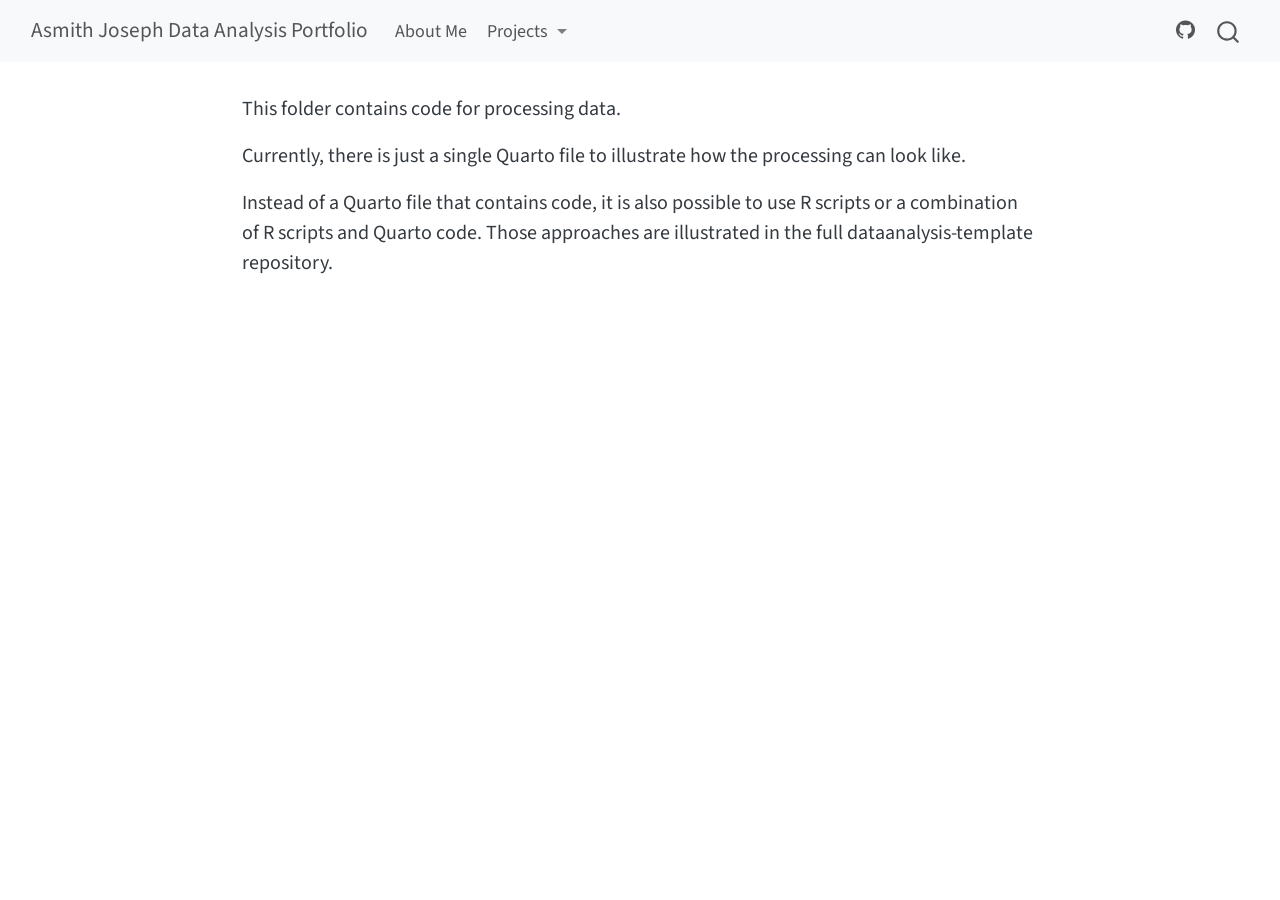
<file: docs/starter-analysis-exercise/code/processing-code/readme.html>
<!DOCTYPE html>
<html xmlns="http://www.w3.org/1999/xhtml" lang="en" xml:lang="en"><head>

<meta charset="utf-8">
<meta name="generator" content="quarto-1.5.57">

<meta name="viewport" content="width=device-width, initial-scale=1.0, user-scalable=yes">


<title>readme – Asmith Joseph Data Analysis Portfolio</title>
<style>
code{white-space: pre-wrap;}
span.smallcaps{font-variant: small-caps;}
div.columns{display: flex; gap: min(4vw, 1.5em);}
div.column{flex: auto; overflow-x: auto;}
div.hanging-indent{margin-left: 1.5em; text-indent: -1.5em;}
ul.task-list{list-style: none;}
ul.task-list li input[type="checkbox"] {
  width: 0.8em;
  margin: 0 0.8em 0.2em -1em; /* quarto-specific, see https://github.com/quarto-dev/quarto-cli/issues/4556 */ 
  vertical-align: middle;
}
</style>


<script src="../../../site_libs/quarto-nav/quarto-nav.js"></script>
<script src="../../../site_libs/quarto-nav/headroom.min.js"></script>
<script src="../../../site_libs/clipboard/clipboard.min.js"></script>
<script src="../../../site_libs/quarto-search/autocomplete.umd.js"></script>
<script src="../../../site_libs/quarto-search/fuse.min.js"></script>
<script src="../../../site_libs/quarto-search/quarto-search.js"></script>
<meta name="quarto:offset" content="../../../">
<script src="../../../site_libs/quarto-html/quarto.js"></script>
<script src="../../../site_libs/quarto-html/popper.min.js"></script>
<script src="../../../site_libs/quarto-html/tippy.umd.min.js"></script>
<script src="../../../site_libs/quarto-html/anchor.min.js"></script>
<link href="../../../site_libs/quarto-html/tippy.css" rel="stylesheet">
<link href="../../../site_libs/quarto-html/quarto-syntax-highlighting.css" rel="stylesheet" id="quarto-text-highlighting-styles">
<script src="../../../site_libs/bootstrap/bootstrap.min.js"></script>
<link href="../../../site_libs/bootstrap/bootstrap-icons.css" rel="stylesheet">
<link href="../../../site_libs/bootstrap/bootstrap.min.css" rel="stylesheet" id="quarto-bootstrap" data-mode="light">
<script id="quarto-search-options" type="application/json">{
  "location": "navbar",
  "copy-button": false,
  "collapse-after": 3,
  "panel-placement": "end",
  "type": "overlay",
  "limit": 50,
  "keyboard-shortcut": [
    "f",
    "/",
    "s"
  ],
  "show-item-context": false,
  "language": {
    "search-no-results-text": "No results",
    "search-matching-documents-text": "matching documents",
    "search-copy-link-title": "Copy link to search",
    "search-hide-matches-text": "Hide additional matches",
    "search-more-match-text": "more match in this document",
    "search-more-matches-text": "more matches in this document",
    "search-clear-button-title": "Clear",
    "search-text-placeholder": "",
    "search-detached-cancel-button-title": "Cancel",
    "search-submit-button-title": "Submit",
    "search-label": "Search"
  }
}</script>


<link rel="stylesheet" href="../../../styles.css">
</head>

<body class="nav-fixed fullcontent">

<div id="quarto-search-results"></div>
  <header id="quarto-header" class="headroom fixed-top">
    <nav class="navbar navbar-expand-lg " data-bs-theme="dark">
      <div class="navbar-container container-fluid">
      <div class="navbar-brand-container mx-auto">
    <a class="navbar-brand" href="../../../index.html">
    <span class="navbar-title">Asmith Joseph Data Analysis Portfolio</span>
    </a>
  </div>
            <div id="quarto-search" class="" title="Search"></div>
          <button class="navbar-toggler" type="button" data-bs-toggle="collapse" data-bs-target="#navbarCollapse" aria-controls="navbarCollapse" role="menu" aria-expanded="false" aria-label="Toggle navigation" onclick="if (window.quartoToggleHeadroom) { window.quartoToggleHeadroom(); }">
  <span class="navbar-toggler-icon"></span>
</button>
          <div class="collapse navbar-collapse" id="navbarCollapse">
            <ul class="navbar-nav navbar-nav-scroll me-auto">
  <li class="nav-item">
    <a class="nav-link" href="../../../aboutme.html"> 
<span class="menu-text">About Me</span></a>
  </li>  
  <li class="nav-item dropdown ">
    <a class="nav-link dropdown-toggle" href="#" id="nav-menu-projects" role="link" data-bs-toggle="dropdown" aria-expanded="false">
 <span class="menu-text">Projects</span>
    </a>
    <ul class="dropdown-menu" aria-labelledby="nav-menu-projects">    
        <li>
    <a class="dropdown-item" href="../../../starter-analysis-exercise/products/report/starter-analysis-report.html">
 <span class="dropdown-text">Starter Analysis Exercise</span></a>
  </li>  
        <li>
    <a class="dropdown-item" href="../../../coding-exercise/coding-exercise.html">
 <span class="dropdown-text">R Coding Exercise</span></a>
  </li>  
    </ul>
  </li>
</ul>
            <ul class="navbar-nav navbar-nav-scroll ms-auto">
  <li class="nav-item compact">
    <a class="nav-link" href="https://github.com/Asmithj/AsmithJoseph-MADA-portfolio"> <i class="bi bi-github" role="img">
</i> 
<span class="menu-text"></span></a>
  </li>  
</ul>
          </div> <!-- /navcollapse -->
            <div class="quarto-navbar-tools">
</div>
      </div> <!-- /container-fluid -->
    </nav>
</header>
<!-- content -->
<div id="quarto-content" class="quarto-container page-columns page-rows-contents page-layout-article page-navbar">
<!-- sidebar -->
<!-- margin-sidebar -->
    
<!-- main -->
<main class="content" id="quarto-document-content">




<p>This folder contains code for processing data.</p>
<p>Currently, there is just a single Quarto file to illustrate how the processing can look like.</p>
<p>Instead of a Quarto file that contains code, it is also possible to use R scripts or a combination of R scripts and Quarto code. Those approaches are illustrated in the full dataanalysis-template repository.</p>



</main> <!-- /main -->
<script id="quarto-html-after-body" type="application/javascript">
window.document.addEventListener("DOMContentLoaded", function (event) {
  const toggleBodyColorMode = (bsSheetEl) => {
    const mode = bsSheetEl.getAttribute("data-mode");
    const bodyEl = window.document.querySelector("body");
    if (mode === "dark") {
      bodyEl.classList.add("quarto-dark");
      bodyEl.classList.remove("quarto-light");
    } else {
      bodyEl.classList.add("quarto-light");
      bodyEl.classList.remove("quarto-dark");
    }
  }
  const toggleBodyColorPrimary = () => {
    const bsSheetEl = window.document.querySelector("link#quarto-bootstrap");
    if (bsSheetEl) {
      toggleBodyColorMode(bsSheetEl);
    }
  }
  toggleBodyColorPrimary();  
  const icon = "";
  const anchorJS = new window.AnchorJS();
  anchorJS.options = {
    placement: 'right',
    icon: icon
  };
  anchorJS.add('.anchored');
  const isCodeAnnotation = (el) => {
    for (const clz of el.classList) {
      if (clz.startsWith('code-annotation-')) {                     
        return true;
      }
    }
    return false;
  }
  const onCopySuccess = function(e) {
    // button target
    const button = e.trigger;
    // don't keep focus
    button.blur();
    // flash "checked"
    button.classList.add('code-copy-button-checked');
    var currentTitle = button.getAttribute("title");
    button.setAttribute("title", "Copied!");
    let tooltip;
    if (window.bootstrap) {
      button.setAttribute("data-bs-toggle", "tooltip");
      button.setAttribute("data-bs-placement", "left");
      button.setAttribute("data-bs-title", "Copied!");
      tooltip = new bootstrap.Tooltip(button, 
        { trigger: "manual", 
          customClass: "code-copy-button-tooltip",
          offset: [0, -8]});
      tooltip.show();    
    }
    setTimeout(function() {
      if (tooltip) {
        tooltip.hide();
        button.removeAttribute("data-bs-title");
        button.removeAttribute("data-bs-toggle");
        button.removeAttribute("data-bs-placement");
      }
      button.setAttribute("title", currentTitle);
      button.classList.remove('code-copy-button-checked');
    }, 1000);
    // clear code selection
    e.clearSelection();
  }
  const getTextToCopy = function(trigger) {
      const codeEl = trigger.previousElementSibling.cloneNode(true);
      for (const childEl of codeEl.children) {
        if (isCodeAnnotation(childEl)) {
          childEl.remove();
        }
      }
      return codeEl.innerText;
  }
  const clipboard = new window.ClipboardJS('.code-copy-button:not([data-in-quarto-modal])', {
    text: getTextToCopy
  });
  clipboard.on('success', onCopySuccess);
  if (window.document.getElementById('quarto-embedded-source-code-modal')) {
    // For code content inside modals, clipBoardJS needs to be initialized with a container option
    // TODO: Check when it could be a function (https://github.com/zenorocha/clipboard.js/issues/860)
    const clipboardModal = new window.ClipboardJS('.code-copy-button[data-in-quarto-modal]', {
      text: getTextToCopy,
      container: window.document.getElementById('quarto-embedded-source-code-modal')
    });
    clipboardModal.on('success', onCopySuccess);
  }
    var localhostRegex = new RegExp(/^(?:http|https):\/\/localhost\:?[0-9]*\//);
    var mailtoRegex = new RegExp(/^mailto:/);
      var filterRegex = new RegExp('/' + window.location.host + '/');
    var isInternal = (href) => {
        return filterRegex.test(href) || localhostRegex.test(href) || mailtoRegex.test(href);
    }
    // Inspect non-navigation links and adorn them if external
 	var links = window.document.querySelectorAll('a[href]:not(.nav-link):not(.navbar-brand):not(.toc-action):not(.sidebar-link):not(.sidebar-item-toggle):not(.pagination-link):not(.no-external):not([aria-hidden]):not(.dropdown-item):not(.quarto-navigation-tool):not(.about-link)');
    for (var i=0; i<links.length; i++) {
      const link = links[i];
      if (!isInternal(link.href)) {
        // undo the damage that might have been done by quarto-nav.js in the case of
        // links that we want to consider external
        if (link.dataset.originalHref !== undefined) {
          link.href = link.dataset.originalHref;
        }
      }
    }
  function tippyHover(el, contentFn, onTriggerFn, onUntriggerFn) {
    const config = {
      allowHTML: true,
      maxWidth: 500,
      delay: 100,
      arrow: false,
      appendTo: function(el) {
          return el.parentElement;
      },
      interactive: true,
      interactiveBorder: 10,
      theme: 'quarto',
      placement: 'bottom-start',
    };
    if (contentFn) {
      config.content = contentFn;
    }
    if (onTriggerFn) {
      config.onTrigger = onTriggerFn;
    }
    if (onUntriggerFn) {
      config.onUntrigger = onUntriggerFn;
    }
    window.tippy(el, config); 
  }
  const noterefs = window.document.querySelectorAll('a[role="doc-noteref"]');
  for (var i=0; i<noterefs.length; i++) {
    const ref = noterefs[i];
    tippyHover(ref, function() {
      // use id or data attribute instead here
      let href = ref.getAttribute('data-footnote-href') || ref.getAttribute('href');
      try { href = new URL(href).hash; } catch {}
      const id = href.replace(/^#\/?/, "");
      const note = window.document.getElementById(id);
      if (note) {
        return note.innerHTML;
      } else {
        return "";
      }
    });
  }
  const xrefs = window.document.querySelectorAll('a.quarto-xref');
  const processXRef = (id, note) => {
    // Strip column container classes
    const stripColumnClz = (el) => {
      el.classList.remove("page-full", "page-columns");
      if (el.children) {
        for (const child of el.children) {
          stripColumnClz(child);
        }
      }
    }
    stripColumnClz(note)
    if (id === null || id.startsWith('sec-')) {
      // Special case sections, only their first couple elements
      const container = document.createElement("div");
      if (note.children && note.children.length > 2) {
        container.appendChild(note.children[0].cloneNode(true));
        for (let i = 1; i < note.children.length; i++) {
          const child = note.children[i];
          if (child.tagName === "P" && child.innerText === "") {
            continue;
          } else {
            container.appendChild(child.cloneNode(true));
            break;
          }
        }
        if (window.Quarto?.typesetMath) {
          window.Quarto.typesetMath(container);
        }
        return container.innerHTML
      } else {
        if (window.Quarto?.typesetMath) {
          window.Quarto.typesetMath(note);
        }
        return note.innerHTML;
      }
    } else {
      // Remove any anchor links if they are present
      const anchorLink = note.querySelector('a.anchorjs-link');
      if (anchorLink) {
        anchorLink.remove();
      }
      if (window.Quarto?.typesetMath) {
        window.Quarto.typesetMath(note);
      }
      // TODO in 1.5, we should make sure this works without a callout special case
      if (note.classList.contains("callout")) {
        return note.outerHTML;
      } else {
        return note.innerHTML;
      }
    }
  }
  for (var i=0; i<xrefs.length; i++) {
    const xref = xrefs[i];
    tippyHover(xref, undefined, function(instance) {
      instance.disable();
      let url = xref.getAttribute('href');
      let hash = undefined; 
      if (url.startsWith('#')) {
        hash = url;
      } else {
        try { hash = new URL(url).hash; } catch {}
      }
      if (hash) {
        const id = hash.replace(/^#\/?/, "");
        const note = window.document.getElementById(id);
        if (note !== null) {
          try {
            const html = processXRef(id, note.cloneNode(true));
            instance.setContent(html);
          } finally {
            instance.enable();
            instance.show();
          }
        } else {
          // See if we can fetch this
          fetch(url.split('#')[0])
          .then(res => res.text())
          .then(html => {
            const parser = new DOMParser();
            const htmlDoc = parser.parseFromString(html, "text/html");
            const note = htmlDoc.getElementById(id);
            if (note !== null) {
              const html = processXRef(id, note);
              instance.setContent(html);
            } 
          }).finally(() => {
            instance.enable();
            instance.show();
          });
        }
      } else {
        // See if we can fetch a full url (with no hash to target)
        // This is a special case and we should probably do some content thinning / targeting
        fetch(url)
        .then(res => res.text())
        .then(html => {
          const parser = new DOMParser();
          const htmlDoc = parser.parseFromString(html, "text/html");
          const note = htmlDoc.querySelector('main.content');
          if (note !== null) {
            // This should only happen for chapter cross references
            // (since there is no id in the URL)
            // remove the first header
            if (note.children.length > 0 && note.children[0].tagName === "HEADER") {
              note.children[0].remove();
            }
            const html = processXRef(null, note);
            instance.setContent(html);
          } 
        }).finally(() => {
          instance.enable();
          instance.show();
        });
      }
    }, function(instance) {
    });
  }
      let selectedAnnoteEl;
      const selectorForAnnotation = ( cell, annotation) => {
        let cellAttr = 'data-code-cell="' + cell + '"';
        let lineAttr = 'data-code-annotation="' +  annotation + '"';
        const selector = 'span[' + cellAttr + '][' + lineAttr + ']';
        return selector;
      }
      const selectCodeLines = (annoteEl) => {
        const doc = window.document;
        const targetCell = annoteEl.getAttribute("data-target-cell");
        const targetAnnotation = annoteEl.getAttribute("data-target-annotation");
        const annoteSpan = window.document.querySelector(selectorForAnnotation(targetCell, targetAnnotation));
        const lines = annoteSpan.getAttribute("data-code-lines").split(",");
        const lineIds = lines.map((line) => {
          return targetCell + "-" + line;
        })
        let top = null;
        let height = null;
        let parent = null;
        if (lineIds.length > 0) {
            //compute the position of the single el (top and bottom and make a div)
            const el = window.document.getElementById(lineIds[0]);
            top = el.offsetTop;
            height = el.offsetHeight;
            parent = el.parentElement.parentElement;
          if (lineIds.length > 1) {
            const lastEl = window.document.getElementById(lineIds[lineIds.length - 1]);
            const bottom = lastEl.offsetTop + lastEl.offsetHeight;
            height = bottom - top;
          }
          if (top !== null && height !== null && parent !== null) {
            // cook up a div (if necessary) and position it 
            let div = window.document.getElementById("code-annotation-line-highlight");
            if (div === null) {
              div = window.document.createElement("div");
              div.setAttribute("id", "code-annotation-line-highlight");
              div.style.position = 'absolute';
              parent.appendChild(div);
            }
            div.style.top = top - 2 + "px";
            div.style.height = height + 4 + "px";
            div.style.left = 0;
            let gutterDiv = window.document.getElementById("code-annotation-line-highlight-gutter");
            if (gutterDiv === null) {
              gutterDiv = window.document.createElement("div");
              gutterDiv.setAttribute("id", "code-annotation-line-highlight-gutter");
              gutterDiv.style.position = 'absolute';
              const codeCell = window.document.getElementById(targetCell);
              const gutter = codeCell.querySelector('.code-annotation-gutter');
              gutter.appendChild(gutterDiv);
            }
            gutterDiv.style.top = top - 2 + "px";
            gutterDiv.style.height = height + 4 + "px";
          }
          selectedAnnoteEl = annoteEl;
        }
      };
      const unselectCodeLines = () => {
        const elementsIds = ["code-annotation-line-highlight", "code-annotation-line-highlight-gutter"];
        elementsIds.forEach((elId) => {
          const div = window.document.getElementById(elId);
          if (div) {
            div.remove();
          }
        });
        selectedAnnoteEl = undefined;
      };
        // Handle positioning of the toggle
    window.addEventListener(
      "resize",
      throttle(() => {
        elRect = undefined;
        if (selectedAnnoteEl) {
          selectCodeLines(selectedAnnoteEl);
        }
      }, 10)
    );
    function throttle(fn, ms) {
    let throttle = false;
    let timer;
      return (...args) => {
        if(!throttle) { // first call gets through
            fn.apply(this, args);
            throttle = true;
        } else { // all the others get throttled
            if(timer) clearTimeout(timer); // cancel #2
            timer = setTimeout(() => {
              fn.apply(this, args);
              timer = throttle = false;
            }, ms);
        }
      };
    }
      // Attach click handler to the DT
      const annoteDls = window.document.querySelectorAll('dt[data-target-cell]');
      for (const annoteDlNode of annoteDls) {
        annoteDlNode.addEventListener('click', (event) => {
          const clickedEl = event.target;
          if (clickedEl !== selectedAnnoteEl) {
            unselectCodeLines();
            const activeEl = window.document.querySelector('dt[data-target-cell].code-annotation-active');
            if (activeEl) {
              activeEl.classList.remove('code-annotation-active');
            }
            selectCodeLines(clickedEl);
            clickedEl.classList.add('code-annotation-active');
          } else {
            // Unselect the line
            unselectCodeLines();
            clickedEl.classList.remove('code-annotation-active');
          }
        });
      }
  const findCites = (el) => {
    const parentEl = el.parentElement;
    if (parentEl) {
      const cites = parentEl.dataset.cites;
      if (cites) {
        return {
          el,
          cites: cites.split(' ')
        };
      } else {
        return findCites(el.parentElement)
      }
    } else {
      return undefined;
    }
  };
  var bibliorefs = window.document.querySelectorAll('a[role="doc-biblioref"]');
  for (var i=0; i<bibliorefs.length; i++) {
    const ref = bibliorefs[i];
    const citeInfo = findCites(ref);
    if (citeInfo) {
      tippyHover(citeInfo.el, function() {
        var popup = window.document.createElement('div');
        citeInfo.cites.forEach(function(cite) {
          var citeDiv = window.document.createElement('div');
          citeDiv.classList.add('hanging-indent');
          citeDiv.classList.add('csl-entry');
          var biblioDiv = window.document.getElementById('ref-' + cite);
          if (biblioDiv) {
            citeDiv.innerHTML = biblioDiv.innerHTML;
          }
          popup.appendChild(citeDiv);
        });
        return popup.innerHTML;
      });
    }
  }
});
</script>
</div> <!-- /content -->




</body></html>
</file>
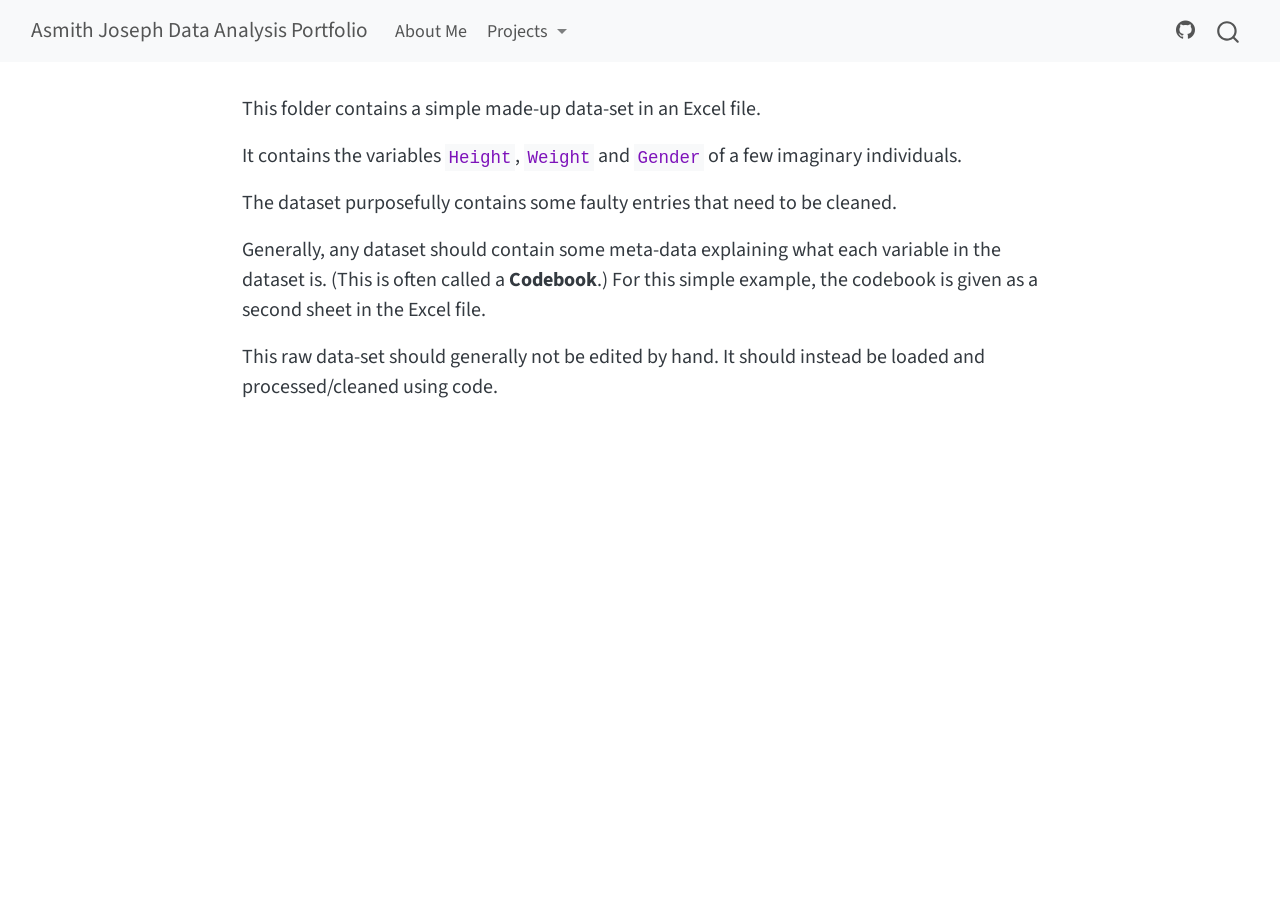
<file: docs/starter-analysis-exercise/data/raw-data/readme.html>
<!DOCTYPE html>
<html xmlns="http://www.w3.org/1999/xhtml" lang="en" xml:lang="en"><head>

<meta charset="utf-8">
<meta name="generator" content="quarto-1.5.57">

<meta name="viewport" content="width=device-width, initial-scale=1.0, user-scalable=yes">


<title>readme – Asmith Joseph Data Analysis Portfolio</title>
<style>
code{white-space: pre-wrap;}
span.smallcaps{font-variant: small-caps;}
div.columns{display: flex; gap: min(4vw, 1.5em);}
div.column{flex: auto; overflow-x: auto;}
div.hanging-indent{margin-left: 1.5em; text-indent: -1.5em;}
ul.task-list{list-style: none;}
ul.task-list li input[type="checkbox"] {
  width: 0.8em;
  margin: 0 0.8em 0.2em -1em; /* quarto-specific, see https://github.com/quarto-dev/quarto-cli/issues/4556 */ 
  vertical-align: middle;
}
</style>


<script src="../../../site_libs/quarto-nav/quarto-nav.js"></script>
<script src="../../../site_libs/quarto-nav/headroom.min.js"></script>
<script src="../../../site_libs/clipboard/clipboard.min.js"></script>
<script src="../../../site_libs/quarto-search/autocomplete.umd.js"></script>
<script src="../../../site_libs/quarto-search/fuse.min.js"></script>
<script src="../../../site_libs/quarto-search/quarto-search.js"></script>
<meta name="quarto:offset" content="../../../">
<script src="../../../site_libs/quarto-html/quarto.js"></script>
<script src="../../../site_libs/quarto-html/popper.min.js"></script>
<script src="../../../site_libs/quarto-html/tippy.umd.min.js"></script>
<script src="../../../site_libs/quarto-html/anchor.min.js"></script>
<link href="../../../site_libs/quarto-html/tippy.css" rel="stylesheet">
<link href="../../../site_libs/quarto-html/quarto-syntax-highlighting.css" rel="stylesheet" id="quarto-text-highlighting-styles">
<script src="../../../site_libs/bootstrap/bootstrap.min.js"></script>
<link href="../../../site_libs/bootstrap/bootstrap-icons.css" rel="stylesheet">
<link href="../../../site_libs/bootstrap/bootstrap.min.css" rel="stylesheet" id="quarto-bootstrap" data-mode="light">
<script id="quarto-search-options" type="application/json">{
  "location": "navbar",
  "copy-button": false,
  "collapse-after": 3,
  "panel-placement": "end",
  "type": "overlay",
  "limit": 50,
  "keyboard-shortcut": [
    "f",
    "/",
    "s"
  ],
  "show-item-context": false,
  "language": {
    "search-no-results-text": "No results",
    "search-matching-documents-text": "matching documents",
    "search-copy-link-title": "Copy link to search",
    "search-hide-matches-text": "Hide additional matches",
    "search-more-match-text": "more match in this document",
    "search-more-matches-text": "more matches in this document",
    "search-clear-button-title": "Clear",
    "search-text-placeholder": "",
    "search-detached-cancel-button-title": "Cancel",
    "search-submit-button-title": "Submit",
    "search-label": "Search"
  }
}</script>


<link rel="stylesheet" href="../../../styles.css">
</head>

<body class="nav-fixed fullcontent">

<div id="quarto-search-results"></div>
  <header id="quarto-header" class="headroom fixed-top">
    <nav class="navbar navbar-expand-lg " data-bs-theme="dark">
      <div class="navbar-container container-fluid">
      <div class="navbar-brand-container mx-auto">
    <a class="navbar-brand" href="../../../index.html">
    <span class="navbar-title">Asmith Joseph Data Analysis Portfolio</span>
    </a>
  </div>
            <div id="quarto-search" class="" title="Search"></div>
          <button class="navbar-toggler" type="button" data-bs-toggle="collapse" data-bs-target="#navbarCollapse" aria-controls="navbarCollapse" role="menu" aria-expanded="false" aria-label="Toggle navigation" onclick="if (window.quartoToggleHeadroom) { window.quartoToggleHeadroom(); }">
  <span class="navbar-toggler-icon"></span>
</button>
          <div class="collapse navbar-collapse" id="navbarCollapse">
            <ul class="navbar-nav navbar-nav-scroll me-auto">
  <li class="nav-item">
    <a class="nav-link" href="../../../aboutme.html"> 
<span class="menu-text">About Me</span></a>
  </li>  
  <li class="nav-item dropdown ">
    <a class="nav-link dropdown-toggle" href="#" id="nav-menu-projects" role="link" data-bs-toggle="dropdown" aria-expanded="false">
 <span class="menu-text">Projects</span>
    </a>
    <ul class="dropdown-menu" aria-labelledby="nav-menu-projects">    
        <li>
    <a class="dropdown-item" href="../../../starter-analysis-exercise/products/report/starter-analysis-report.html">
 <span class="dropdown-text">Starter Analysis Exercise</span></a>
  </li>  
        <li>
    <a class="dropdown-item" href="../../../coding-exercise/coding-exercise.html">
 <span class="dropdown-text">R Coding Exercise</span></a>
  </li>  
    </ul>
  </li>
</ul>
            <ul class="navbar-nav navbar-nav-scroll ms-auto">
  <li class="nav-item compact">
    <a class="nav-link" href="https://github.com/Asmithj/AsmithJoseph-MADA-portfolio"> <i class="bi bi-github" role="img">
</i> 
<span class="menu-text"></span></a>
  </li>  
</ul>
          </div> <!-- /navcollapse -->
            <div class="quarto-navbar-tools">
</div>
      </div> <!-- /container-fluid -->
    </nav>
</header>
<!-- content -->
<div id="quarto-content" class="quarto-container page-columns page-rows-contents page-layout-article page-navbar">
<!-- sidebar -->
<!-- margin-sidebar -->
    
<!-- main -->
<main class="content" id="quarto-document-content">




<p>This folder contains a simple made-up data-set in an Excel file.</p>
<p>It contains the variables <code>Height</code>, <code>Weight</code> and <code>Gender</code> of a few imaginary individuals.</p>
<p>The dataset purposefully contains some faulty entries that need to be cleaned.</p>
<p>Generally, any dataset should contain some meta-data explaining what each variable in the dataset is. (This is often called a <strong>Codebook</strong>.) For this simple example, the codebook is given as a second sheet in the Excel file.</p>
<p>This raw data-set should generally not be edited by hand. It should instead be loaded and processed/cleaned using code.</p>



</main> <!-- /main -->
<script id="quarto-html-after-body" type="application/javascript">
window.document.addEventListener("DOMContentLoaded", function (event) {
  const toggleBodyColorMode = (bsSheetEl) => {
    const mode = bsSheetEl.getAttribute("data-mode");
    const bodyEl = window.document.querySelector("body");
    if (mode === "dark") {
      bodyEl.classList.add("quarto-dark");
      bodyEl.classList.remove("quarto-light");
    } else {
      bodyEl.classList.add("quarto-light");
      bodyEl.classList.remove("quarto-dark");
    }
  }
  const toggleBodyColorPrimary = () => {
    const bsSheetEl = window.document.querySelector("link#quarto-bootstrap");
    if (bsSheetEl) {
      toggleBodyColorMode(bsSheetEl);
    }
  }
  toggleBodyColorPrimary();  
  const icon = "";
  const anchorJS = new window.AnchorJS();
  anchorJS.options = {
    placement: 'right',
    icon: icon
  };
  anchorJS.add('.anchored');
  const isCodeAnnotation = (el) => {
    for (const clz of el.classList) {
      if (clz.startsWith('code-annotation-')) {                     
        return true;
      }
    }
    return false;
  }
  const onCopySuccess = function(e) {
    // button target
    const button = e.trigger;
    // don't keep focus
    button.blur();
    // flash "checked"
    button.classList.add('code-copy-button-checked');
    var currentTitle = button.getAttribute("title");
    button.setAttribute("title", "Copied!");
    let tooltip;
    if (window.bootstrap) {
      button.setAttribute("data-bs-toggle", "tooltip");
      button.setAttribute("data-bs-placement", "left");
      button.setAttribute("data-bs-title", "Copied!");
      tooltip = new bootstrap.Tooltip(button, 
        { trigger: "manual", 
          customClass: "code-copy-button-tooltip",
          offset: [0, -8]});
      tooltip.show();    
    }
    setTimeout(function() {
      if (tooltip) {
        tooltip.hide();
        button.removeAttribute("data-bs-title");
        button.removeAttribute("data-bs-toggle");
        button.removeAttribute("data-bs-placement");
      }
      button.setAttribute("title", currentTitle);
      button.classList.remove('code-copy-button-checked');
    }, 1000);
    // clear code selection
    e.clearSelection();
  }
  const getTextToCopy = function(trigger) {
      const codeEl = trigger.previousElementSibling.cloneNode(true);
      for (const childEl of codeEl.children) {
        if (isCodeAnnotation(childEl)) {
          childEl.remove();
        }
      }
      return codeEl.innerText;
  }
  const clipboard = new window.ClipboardJS('.code-copy-button:not([data-in-quarto-modal])', {
    text: getTextToCopy
  });
  clipboard.on('success', onCopySuccess);
  if (window.document.getElementById('quarto-embedded-source-code-modal')) {
    // For code content inside modals, clipBoardJS needs to be initialized with a container option
    // TODO: Check when it could be a function (https://github.com/zenorocha/clipboard.js/issues/860)
    const clipboardModal = new window.ClipboardJS('.code-copy-button[data-in-quarto-modal]', {
      text: getTextToCopy,
      container: window.document.getElementById('quarto-embedded-source-code-modal')
    });
    clipboardModal.on('success', onCopySuccess);
  }
    var localhostRegex = new RegExp(/^(?:http|https):\/\/localhost\:?[0-9]*\//);
    var mailtoRegex = new RegExp(/^mailto:/);
      var filterRegex = new RegExp('/' + window.location.host + '/');
    var isInternal = (href) => {
        return filterRegex.test(href) || localhostRegex.test(href) || mailtoRegex.test(href);
    }
    // Inspect non-navigation links and adorn them if external
 	var links = window.document.querySelectorAll('a[href]:not(.nav-link):not(.navbar-brand):not(.toc-action):not(.sidebar-link):not(.sidebar-item-toggle):not(.pagination-link):not(.no-external):not([aria-hidden]):not(.dropdown-item):not(.quarto-navigation-tool):not(.about-link)');
    for (var i=0; i<links.length; i++) {
      const link = links[i];
      if (!isInternal(link.href)) {
        // undo the damage that might have been done by quarto-nav.js in the case of
        // links that we want to consider external
        if (link.dataset.originalHref !== undefined) {
          link.href = link.dataset.originalHref;
        }
      }
    }
  function tippyHover(el, contentFn, onTriggerFn, onUntriggerFn) {
    const config = {
      allowHTML: true,
      maxWidth: 500,
      delay: 100,
      arrow: false,
      appendTo: function(el) {
          return el.parentElement;
      },
      interactive: true,
      interactiveBorder: 10,
      theme: 'quarto',
      placement: 'bottom-start',
    };
    if (contentFn) {
      config.content = contentFn;
    }
    if (onTriggerFn) {
      config.onTrigger = onTriggerFn;
    }
    if (onUntriggerFn) {
      config.onUntrigger = onUntriggerFn;
    }
    window.tippy(el, config); 
  }
  const noterefs = window.document.querySelectorAll('a[role="doc-noteref"]');
  for (var i=0; i<noterefs.length; i++) {
    const ref = noterefs[i];
    tippyHover(ref, function() {
      // use id or data attribute instead here
      let href = ref.getAttribute('data-footnote-href') || ref.getAttribute('href');
      try { href = new URL(href).hash; } catch {}
      const id = href.replace(/^#\/?/, "");
      const note = window.document.getElementById(id);
      if (note) {
        return note.innerHTML;
      } else {
        return "";
      }
    });
  }
  const xrefs = window.document.querySelectorAll('a.quarto-xref');
  const processXRef = (id, note) => {
    // Strip column container classes
    const stripColumnClz = (el) => {
      el.classList.remove("page-full", "page-columns");
      if (el.children) {
        for (const child of el.children) {
          stripColumnClz(child);
        }
      }
    }
    stripColumnClz(note)
    if (id === null || id.startsWith('sec-')) {
      // Special case sections, only their first couple elements
      const container = document.createElement("div");
      if (note.children && note.children.length > 2) {
        container.appendChild(note.children[0].cloneNode(true));
        for (let i = 1; i < note.children.length; i++) {
          const child = note.children[i];
          if (child.tagName === "P" && child.innerText === "") {
            continue;
          } else {
            container.appendChild(child.cloneNode(true));
            break;
          }
        }
        if (window.Quarto?.typesetMath) {
          window.Quarto.typesetMath(container);
        }
        return container.innerHTML
      } else {
        if (window.Quarto?.typesetMath) {
          window.Quarto.typesetMath(note);
        }
        return note.innerHTML;
      }
    } else {
      // Remove any anchor links if they are present
      const anchorLink = note.querySelector('a.anchorjs-link');
      if (anchorLink) {
        anchorLink.remove();
      }
      if (window.Quarto?.typesetMath) {
        window.Quarto.typesetMath(note);
      }
      // TODO in 1.5, we should make sure this works without a callout special case
      if (note.classList.contains("callout")) {
        return note.outerHTML;
      } else {
        return note.innerHTML;
      }
    }
  }
  for (var i=0; i<xrefs.length; i++) {
    const xref = xrefs[i];
    tippyHover(xref, undefined, function(instance) {
      instance.disable();
      let url = xref.getAttribute('href');
      let hash = undefined; 
      if (url.startsWith('#')) {
        hash = url;
      } else {
        try { hash = new URL(url).hash; } catch {}
      }
      if (hash) {
        const id = hash.replace(/^#\/?/, "");
        const note = window.document.getElementById(id);
        if (note !== null) {
          try {
            const html = processXRef(id, note.cloneNode(true));
            instance.setContent(html);
          } finally {
            instance.enable();
            instance.show();
          }
        } else {
          // See if we can fetch this
          fetch(url.split('#')[0])
          .then(res => res.text())
          .then(html => {
            const parser = new DOMParser();
            const htmlDoc = parser.parseFromString(html, "text/html");
            const note = htmlDoc.getElementById(id);
            if (note !== null) {
              const html = processXRef(id, note);
              instance.setContent(html);
            } 
          }).finally(() => {
            instance.enable();
            instance.show();
          });
        }
      } else {
        // See if we can fetch a full url (with no hash to target)
        // This is a special case and we should probably do some content thinning / targeting
        fetch(url)
        .then(res => res.text())
        .then(html => {
          const parser = new DOMParser();
          const htmlDoc = parser.parseFromString(html, "text/html");
          const note = htmlDoc.querySelector('main.content');
          if (note !== null) {
            // This should only happen for chapter cross references
            // (since there is no id in the URL)
            // remove the first header
            if (note.children.length > 0 && note.children[0].tagName === "HEADER") {
              note.children[0].remove();
            }
            const html = processXRef(null, note);
            instance.setContent(html);
          } 
        }).finally(() => {
          instance.enable();
          instance.show();
        });
      }
    }, function(instance) {
    });
  }
      let selectedAnnoteEl;
      const selectorForAnnotation = ( cell, annotation) => {
        let cellAttr = 'data-code-cell="' + cell + '"';
        let lineAttr = 'data-code-annotation="' +  annotation + '"';
        const selector = 'span[' + cellAttr + '][' + lineAttr + ']';
        return selector;
      }
      const selectCodeLines = (annoteEl) => {
        const doc = window.document;
        const targetCell = annoteEl.getAttribute("data-target-cell");
        const targetAnnotation = annoteEl.getAttribute("data-target-annotation");
        const annoteSpan = window.document.querySelector(selectorForAnnotation(targetCell, targetAnnotation));
        const lines = annoteSpan.getAttribute("data-code-lines").split(",");
        const lineIds = lines.map((line) => {
          return targetCell + "-" + line;
        })
        let top = null;
        let height = null;
        let parent = null;
        if (lineIds.length > 0) {
            //compute the position of the single el (top and bottom and make a div)
            const el = window.document.getElementById(lineIds[0]);
            top = el.offsetTop;
            height = el.offsetHeight;
            parent = el.parentElement.parentElement;
          if (lineIds.length > 1) {
            const lastEl = window.document.getElementById(lineIds[lineIds.length - 1]);
            const bottom = lastEl.offsetTop + lastEl.offsetHeight;
            height = bottom - top;
          }
          if (top !== null && height !== null && parent !== null) {
            // cook up a div (if necessary) and position it 
            let div = window.document.getElementById("code-annotation-line-highlight");
            if (div === null) {
              div = window.document.createElement("div");
              div.setAttribute("id", "code-annotation-line-highlight");
              div.style.position = 'absolute';
              parent.appendChild(div);
            }
            div.style.top = top - 2 + "px";
            div.style.height = height + 4 + "px";
            div.style.left = 0;
            let gutterDiv = window.document.getElementById("code-annotation-line-highlight-gutter");
            if (gutterDiv === null) {
              gutterDiv = window.document.createElement("div");
              gutterDiv.setAttribute("id", "code-annotation-line-highlight-gutter");
              gutterDiv.style.position = 'absolute';
              const codeCell = window.document.getElementById(targetCell);
              const gutter = codeCell.querySelector('.code-annotation-gutter');
              gutter.appendChild(gutterDiv);
            }
            gutterDiv.style.top = top - 2 + "px";
            gutterDiv.style.height = height + 4 + "px";
          }
          selectedAnnoteEl = annoteEl;
        }
      };
      const unselectCodeLines = () => {
        const elementsIds = ["code-annotation-line-highlight", "code-annotation-line-highlight-gutter"];
        elementsIds.forEach((elId) => {
          const div = window.document.getElementById(elId);
          if (div) {
            div.remove();
          }
        });
        selectedAnnoteEl = undefined;
      };
        // Handle positioning of the toggle
    window.addEventListener(
      "resize",
      throttle(() => {
        elRect = undefined;
        if (selectedAnnoteEl) {
          selectCodeLines(selectedAnnoteEl);
        }
      }, 10)
    );
    function throttle(fn, ms) {
    let throttle = false;
    let timer;
      return (...args) => {
        if(!throttle) { // first call gets through
            fn.apply(this, args);
            throttle = true;
        } else { // all the others get throttled
            if(timer) clearTimeout(timer); // cancel #2
            timer = setTimeout(() => {
              fn.apply(this, args);
              timer = throttle = false;
            }, ms);
        }
      };
    }
      // Attach click handler to the DT
      const annoteDls = window.document.querySelectorAll('dt[data-target-cell]');
      for (const annoteDlNode of annoteDls) {
        annoteDlNode.addEventListener('click', (event) => {
          const clickedEl = event.target;
          if (clickedEl !== selectedAnnoteEl) {
            unselectCodeLines();
            const activeEl = window.document.querySelector('dt[data-target-cell].code-annotation-active');
            if (activeEl) {
              activeEl.classList.remove('code-annotation-active');
            }
            selectCodeLines(clickedEl);
            clickedEl.classList.add('code-annotation-active');
          } else {
            // Unselect the line
            unselectCodeLines();
            clickedEl.classList.remove('code-annotation-active');
          }
        });
      }
  const findCites = (el) => {
    const parentEl = el.parentElement;
    if (parentEl) {
      const cites = parentEl.dataset.cites;
      if (cites) {
        return {
          el,
          cites: cites.split(' ')
        };
      } else {
        return findCites(el.parentElement)
      }
    } else {
      return undefined;
    }
  };
  var bibliorefs = window.document.querySelectorAll('a[role="doc-biblioref"]');
  for (var i=0; i<bibliorefs.length; i++) {
    const ref = bibliorefs[i];
    const citeInfo = findCites(ref);
    if (citeInfo) {
      tippyHover(citeInfo.el, function() {
        var popup = window.document.createElement('div');
        citeInfo.cites.forEach(function(cite) {
          var citeDiv = window.document.createElement('div');
          citeDiv.classList.add('hanging-indent');
          citeDiv.classList.add('csl-entry');
          var biblioDiv = window.document.getElementById('ref-' + cite);
          if (biblioDiv) {
            citeDiv.innerHTML = biblioDiv.innerHTML;
          }
          popup.appendChild(citeDiv);
        });
        return popup.innerHTML;
      });
    }
  }
});
</script>
</div> <!-- /content -->




</body></html>
</file>
<file: docs/site_libs/quarto-html/tippy.css>
.tippy-box[data-animation=fade][data-state=hidden]{opacity:0}[data-tippy-root]{max-width:calc(100vw - 10px)}.tippy-box{position:relative;background-color:#333;color:#fff;border-radius:4px;font-size:14px;line-height:1.4;white-space:normal;outline:0;transition-property:transform,visibility,opacity}.tippy-box[data-placement^=top]>.tippy-arrow{bottom:0}.tippy-box[data-placement^=top]>.tippy-arrow:before{bottom:-7px;left:0;border-width:8px 8px 0;border-top-color:initial;transform-origin:center top}.tippy-box[data-placement^=bottom]>.tippy-arrow{top:0}.tippy-box[data-placement^=bottom]>.tippy-arrow:before{top:-7px;left:0;border-width:0 8px 8px;border-bottom-color:initial;transform-origin:center bottom}.tippy-box[data-placement^=left]>.tippy-arrow{right:0}.tippy-box[data-placement^=left]>.tippy-arrow:before{border-width:8px 0 8px 8px;border-left-color:initial;right:-7px;transform-origin:center left}.tippy-box[data-placement^=right]>.tippy-arrow{left:0}.tippy-box[data-placement^=right]>.tippy-arrow:before{left:-7px;border-width:8px 8px 8px 0;border-right-color:initial;transform-origin:center right}.tippy-box[data-inertia][data-state=visible]{transition-timing-function:cubic-bezier(.54,1.5,.38,1.11)}.tippy-arrow{width:16px;height:16px;color:#333}.tippy-arrow:before{content:"";position:absolute;border-color:transparent;border-style:solid}.tippy-content{position:relative;padding:5px 9px;z-index:1}
</file>
<file: docs/site_libs/quarto-html/quarto-syntax-highlighting.css>
/* quarto syntax highlight colors */
:root {
  --quarto-hl-ot-color: #003B4F;
  --quarto-hl-at-color: #657422;
  --quarto-hl-ss-color: #20794D;
  --quarto-hl-an-color: #5E5E5E;
  --quarto-hl-fu-color: #4758AB;
  --quarto-hl-st-color: #20794D;
  --quarto-hl-cf-color: #003B4F;
  --quarto-hl-op-color: #5E5E5E;
  --quarto-hl-er-color: #AD0000;
  --quarto-hl-bn-color: #AD0000;
  --quarto-hl-al-color: #AD0000;
  --quarto-hl-va-color: #111111;
  --quarto-hl-bu-color: inherit;
  --quarto-hl-ex-color: inherit;
  --quarto-hl-pp-color: #AD0000;
  --quarto-hl-in-color: #5E5E5E;
  --quarto-hl-vs-color: #20794D;
  --quarto-hl-wa-color: #5E5E5E;
  --quarto-hl-do-color: #5E5E5E;
  --quarto-hl-im-color: #00769E;
  --quarto-hl-ch-color: #20794D;
  --quarto-hl-dt-color: #AD0000;
  --quarto-hl-fl-color: #AD0000;
  --quarto-hl-co-color: #5E5E5E;
  --quarto-hl-cv-color: #5E5E5E;
  --quarto-hl-cn-color: #8f5902;
  --quarto-hl-sc-color: #5E5E5E;
  --quarto-hl-dv-color: #AD0000;
  --quarto-hl-kw-color: #003B4F;
}

/* other quarto variables */
:root {
  --quarto-font-monospace: SFMono-Regular, Menlo, Monaco, Consolas, "Liberation Mono", "Courier New", monospace;
}

pre > code.sourceCode > span {
  color: #003B4F;
}

code span {
  color: #003B4F;
}

code.sourceCode > span {
  color: #003B4F;
}

div.sourceCode,
div.sourceCode pre.sourceCode {
  color: #003B4F;
}

code span.ot {
  color: #003B4F;
  font-style: inherit;
}

code span.at {
  color: #657422;
  font-style: inherit;
}

code span.ss {
  color: #20794D;
  font-style: inherit;
}

code span.an {
  color: #5E5E5E;
  font-style: inherit;
}

code span.fu {
  color: #4758AB;
  font-style: inherit;
}

code span.st {
  color: #20794D;
  font-style: inherit;
}

code span.cf {
  color: #003B4F;
  font-weight: bold;
  font-style: inherit;
}

code span.op {
  color: #5E5E5E;
  font-style: inherit;
}

code span.er {
  color: #AD0000;
  font-style: inherit;
}

code span.bn {
  color: #AD0000;
  font-style: inherit;
}

code span.al {
  color: #AD0000;
  font-style: inherit;
}

code span.va {
  color: #111111;
  font-style: inherit;
}

code span.bu {
  font-style: inherit;
}

code span.ex {
  font-style: inherit;
}

code span.pp {
  color: #AD0000;
  font-style: inherit;
}

code span.in {
  color: #5E5E5E;
  font-style: inherit;
}

code span.vs {
  color: #20794D;
  font-style: inherit;
}

code span.wa {
  color: #5E5E5E;
  font-style: italic;
}

code span.do {
  color: #5E5E5E;
  font-style: italic;
}

code span.im {
  color: #00769E;
  font-style: inherit;
}

code span.ch {
  color: #20794D;
  font-style: inherit;
}

code span.dt {
  color: #AD0000;
  font-style: inherit;
}

code span.fl {
  color: #AD0000;
  font-style: inherit;
}

code span.co {
  color: #5E5E5E;
  font-style: inherit;
}

code span.cv {
  color: #5E5E5E;
  font-style: italic;
}

code span.cn {
  color: #8f5902;
  font-style: inherit;
}

code span.sc {
  color: #5E5E5E;
  font-style: inherit;
}

code span.dv {
  color: #AD0000;
  font-style: inherit;
}

code span.kw {
  color: #003B4F;
  font-weight: bold;
  font-style: inherit;
}

.prevent-inlining {
  content: "</";
}

/*# sourceMappingURL=debc5d5d77c3f9108843748ff7464032.css.map */
</file>
<file: docs/styles.css>
/* css styles */


/* Make all the text on the website smaller */
body {
  font-size: 18px; /* You can make it even smaller by changing 14px to 12px */
}

/* Make headings smaller */
h1 {
  font-size: 38px; /* Change the size of main headings */
}

h2 {
  font-size: 30px; /* Change the size of subheadings */
}

/* Make paragraph text smaller */
p {
  font-size: 20px; /* Change the size of paragraph text */
}
</file>
